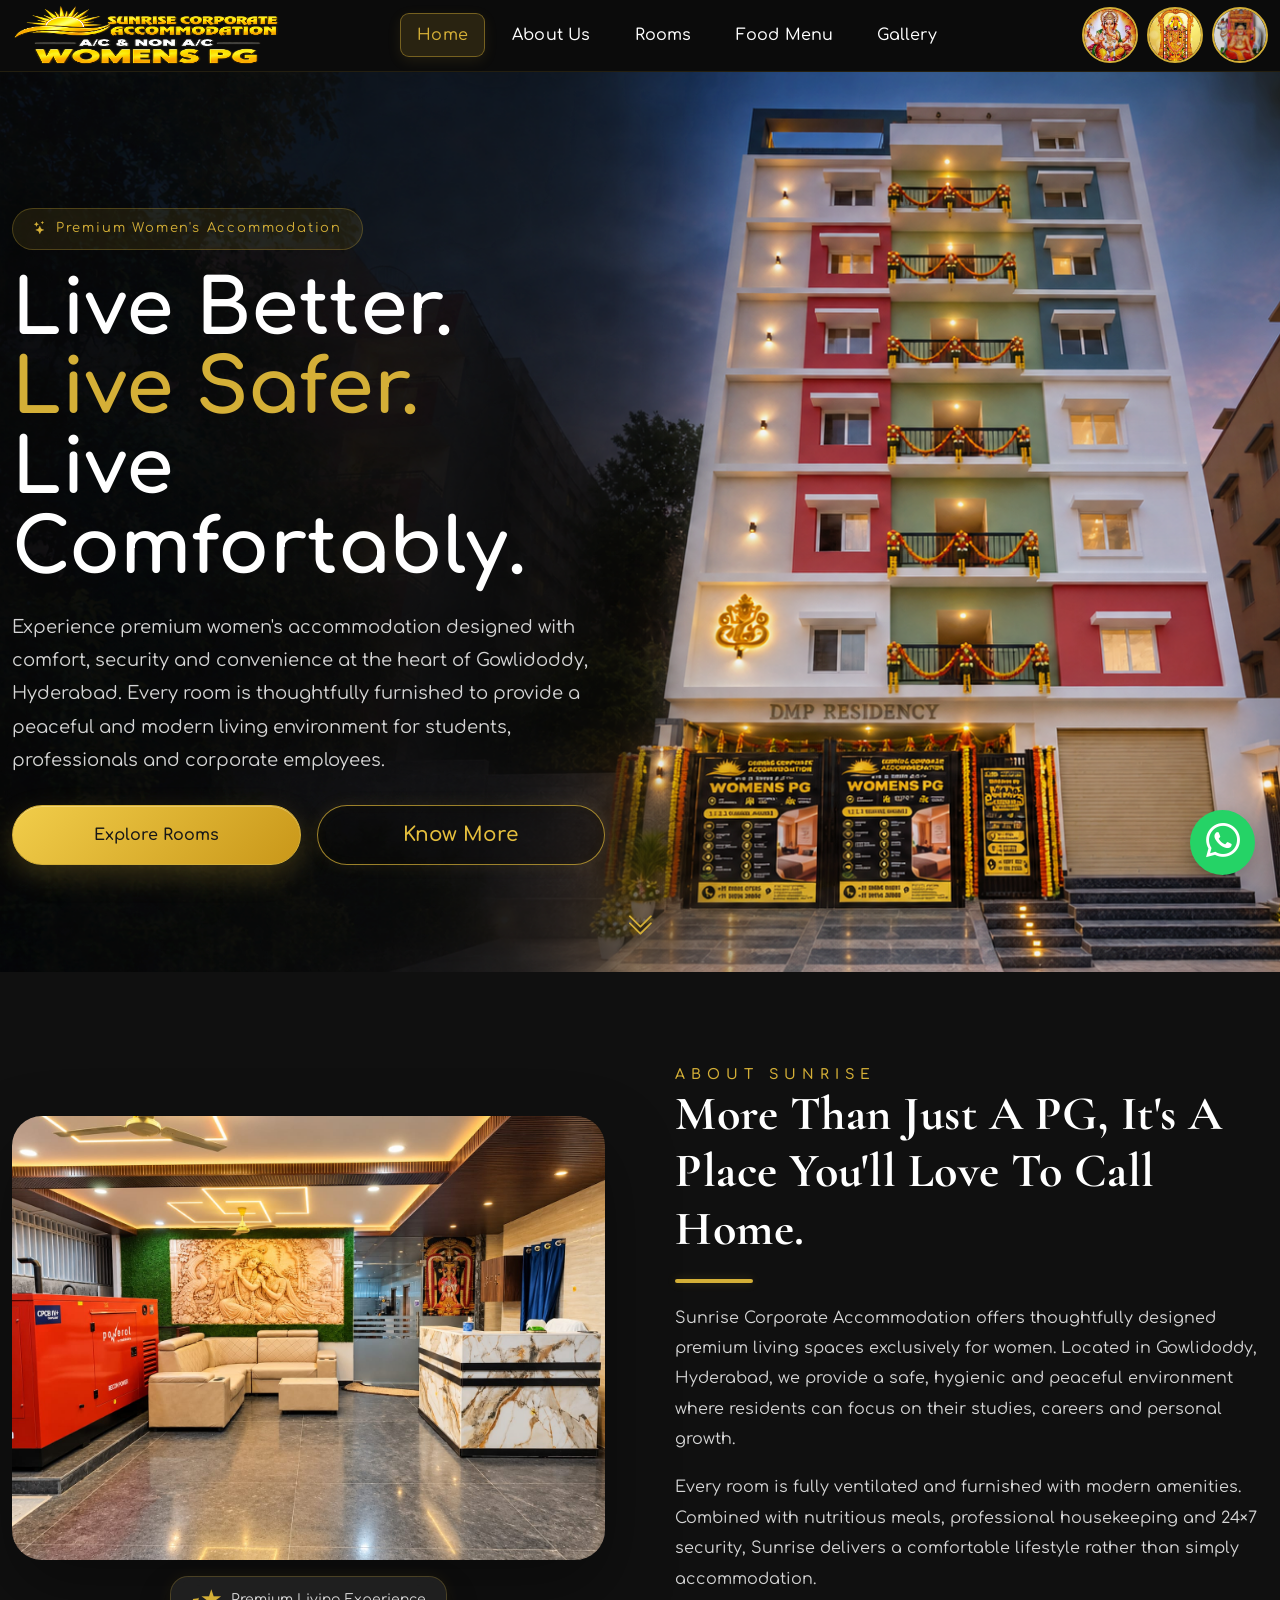
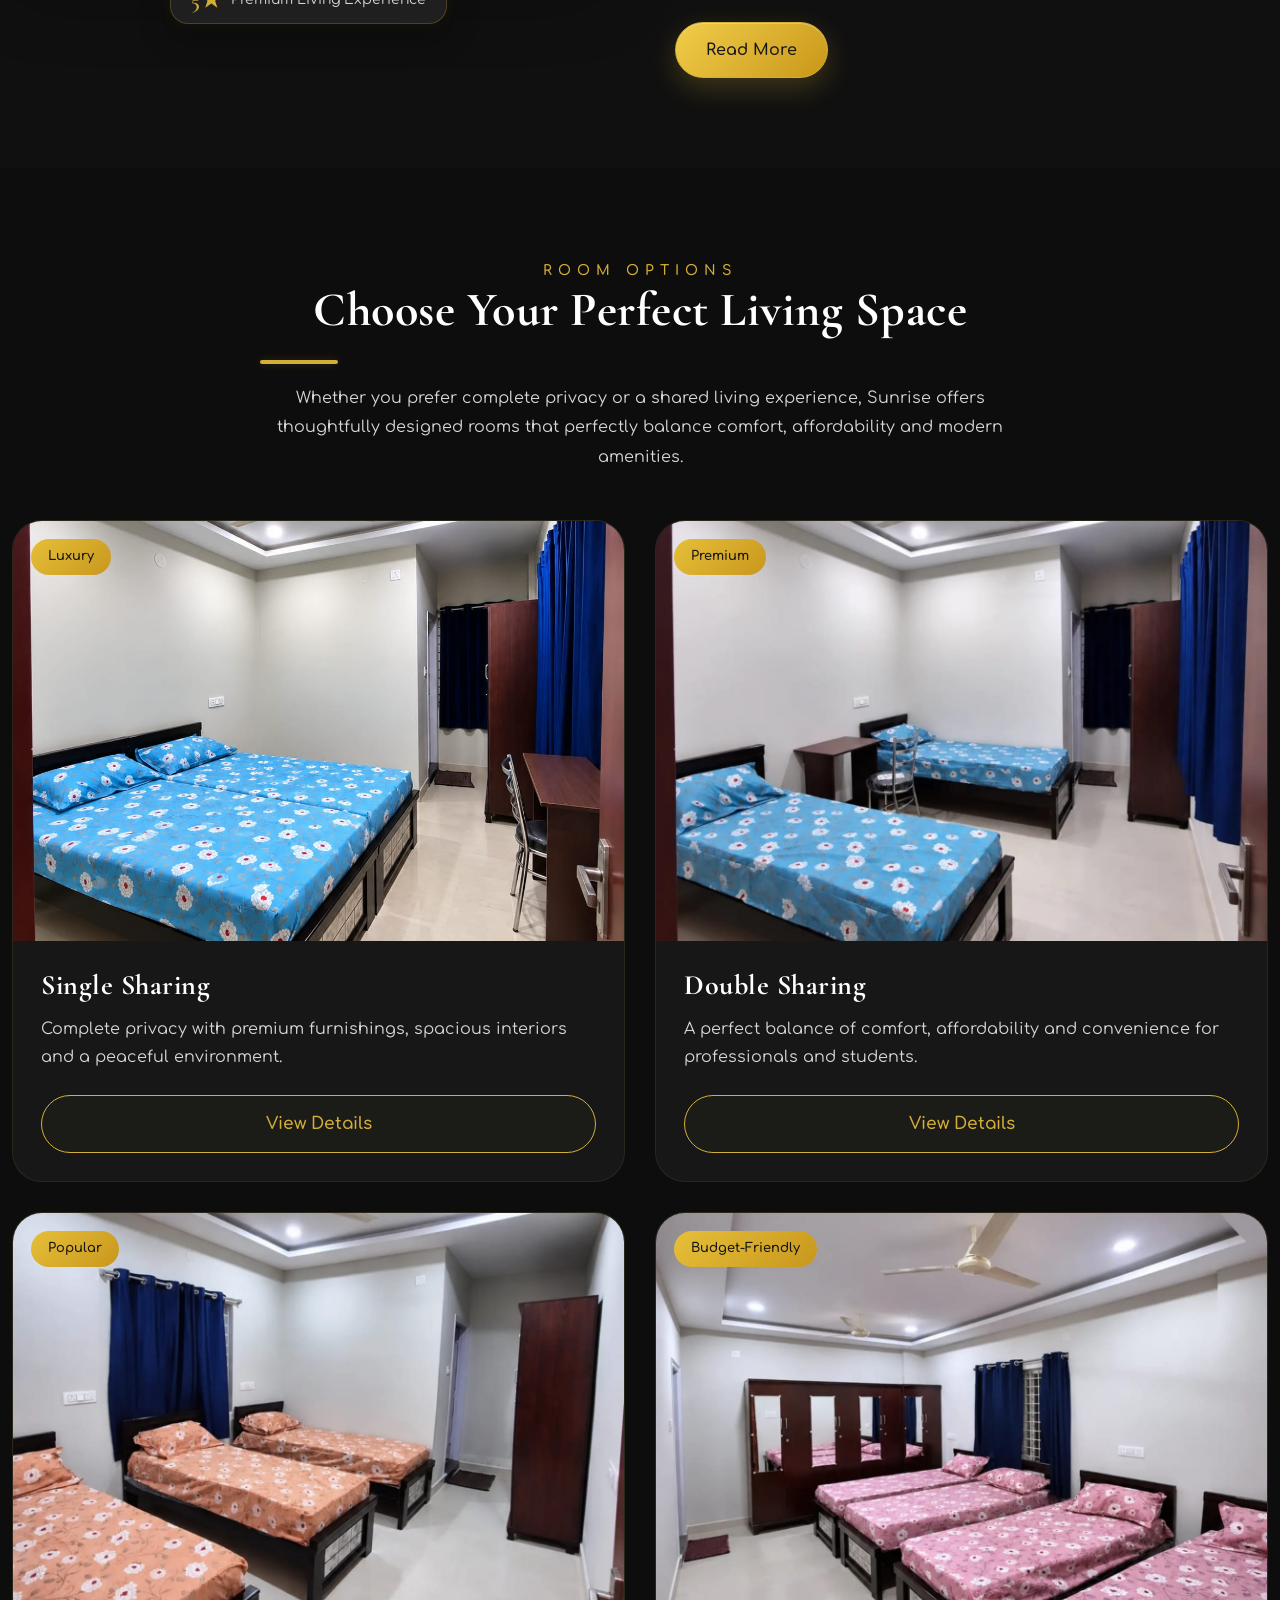
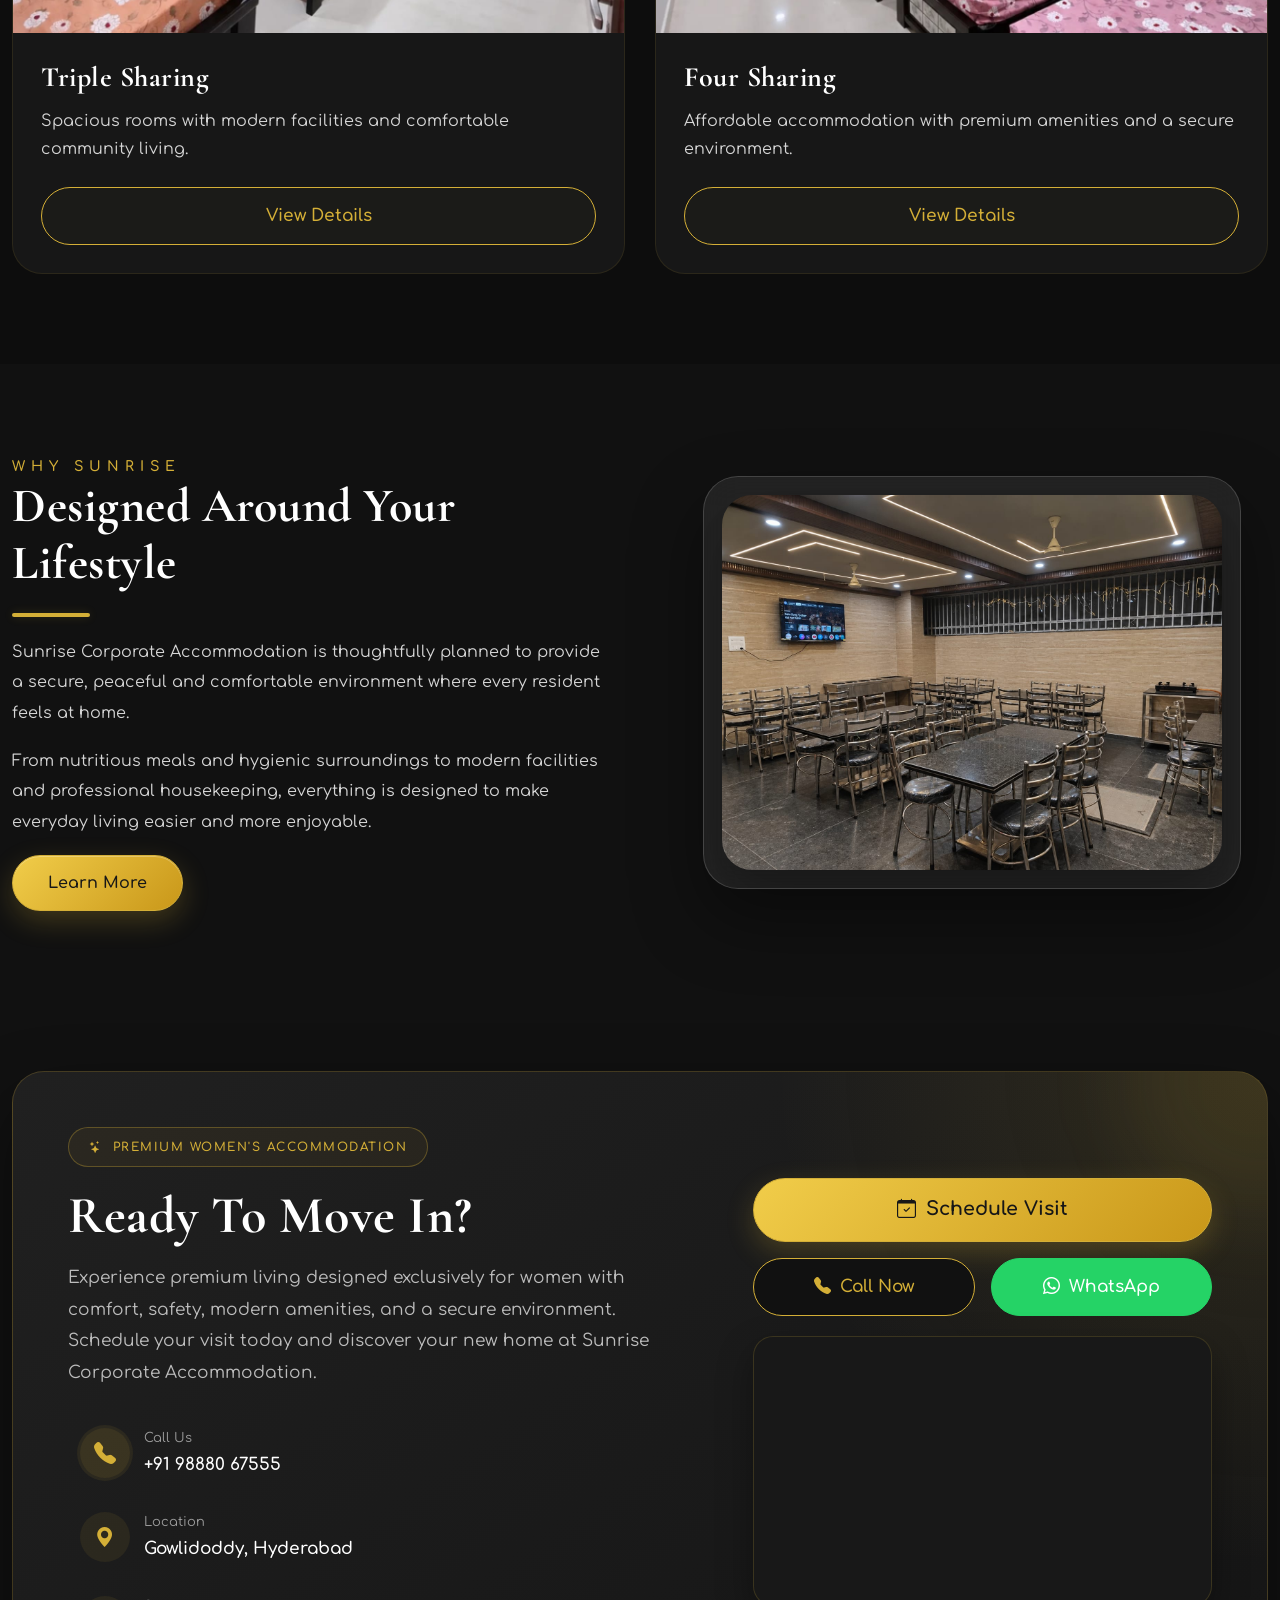
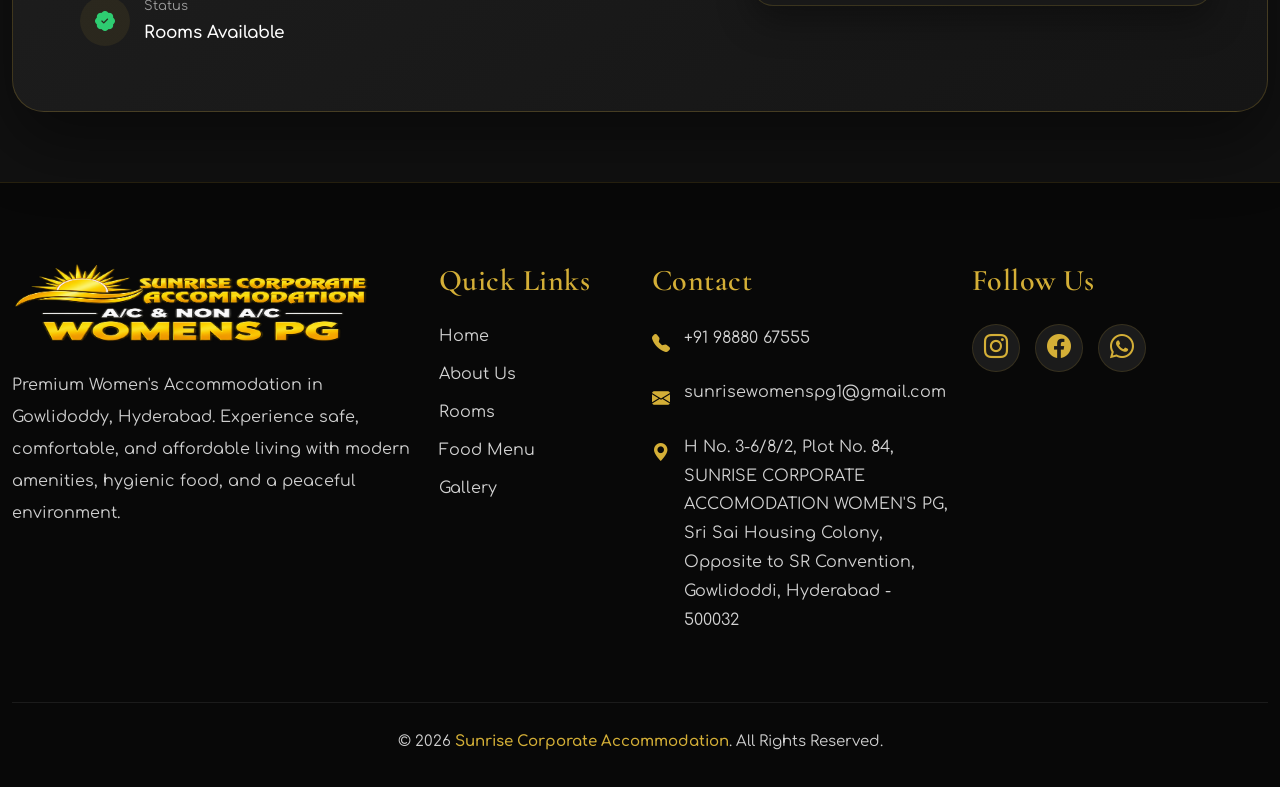
<file: index.html>
<!DOCTYPE html>
<html lang="en">

<head>

    <meta charset="UTF-8">

    <meta name="description" content="Sunrise Corporate Accommodation">
    
    <meta name="author" content="Guru Teja">

    <meta name="viewport" content="width=device-width, initial-scale=1.0">

    <title>Sunrise Corporate Accommodation</title>

    <meta name="description"
          content="Premium Women's PG in Gowlidoddy, Hyderabad">

    <link rel="icon"
          href="logo/favicon.ico">

    <!-- Bootstrap -->

    <link rel="stylesheet"
          href="Bootstrap/css/bootstrap.min.css">

    <!-- Bootstrap Icons -->

    <link rel="stylesheet"
          href="https://cdn.jsdelivr.net/npm/bootstrap-icons@1.11.3/font/bootstrap-icons.min.css">

    <!-- Google Fonts -->

    <link rel="preconnect"
          href="https://fonts.googleapis.com">

    <link rel="preconnect"
          href="https://fonts.gstatic.com"
          crossorigin>

    <link href="https://fonts.googleapis.com/css2?family=Comfortaa:wght@300;400;500;600;700&family=Cormorant+Garamond:wght@400;500;600;700&display=swap"
          rel="stylesheet">

    <!-- CSS -->

    <link rel="stylesheet"
          href="css/style.css">

    <link rel="stylesheet"
          href="css/index.css">

</head>

<body>

<!-- =======================================
                NAVBAR
======================================== -->

<nav class="navbar navbar-expand-lg sticky-top">

    <div class="container">

        <!-- MOBILE TOP GOD IMAGES -->
        <div class="mobile-gods">

            <img src="logo/ganesh.jpg" alt="God Image">

            <img src="logo/venkateswara.jpg"
                 alt="God Image"
                 class="god-center">

            <img src="logo/raghavendra.jpg" alt="God Image">

        </div>


        <!-- SUNRISE LOGO -->
        <a class="navbar-brand" href="index.html">

            <img src="logo/sunrise.png"
                 class="logo-img"
                 alt="Sunrise">

        </a>


        <!-- NAVIGATION -->
        <div class="collapse navbar-collapse show"
             id="navbarSupportedContent">

            <ul class="navbar-nav mx-auto">

                <li class="nav-item">
                    <a class="nav-link"
                       href="index.html">Home</a>
                </li>

                <li class="nav-item">
                    <a class="nav-link"
                       href="about.html">About Us</a>
                </li>

                <li class="nav-item">
                    <a class="nav-link"
                       href="rooms.html">Rooms</a>
                </li>

                <li class="nav-item">
                    <a class="nav-link"
                       href="foodmenu.html">Food Menu</a>
                </li>

                <li class="nav-item">
                    <a class="nav-link"
                       href="gallery.html">Gallery</a>
                </li>

            </ul>

        </div>

    </div>

</nav>



<!-- =======================================
                HERO
======================================== -->

<section class="hero-section">

    <div class="container">

        <div class="hero-wrapper">

            <div class="hero-content">

                <div class="hero-badge">

                    <i class="bi bi-stars"></i>

                        Premium Women's Accommodation

                </div>

                <h1> Live Better.

                    <span> Live Safer. </span>

                        Live Comfortably.

                    </h1>

                    <p>

                        Experience premium women's accommodation
                        designed with comfort, security and convenience
                        at the heart of Gowlidoddy, Hyderabad.

                        Every room is thoughtfully furnished to provide
                        a peaceful and modern living environment for
                        students, professionals and corporate employees.

                    </p>

                    <div class="hero-buttons">

                        <a href="rooms.html" class="btn-gold">

                            Explore Rooms

                        </a>

                        <a href="about.html" class="hero-btn-outline">

                            Know More

                        </a>

                    </div>

            </div>



            <div class="hero-image">

                <div class="glass-card">

                    <img src="img/gate.jpeg"

                        alt="Sunrise Corporate Accommodation">

                </div>

            </div>

        </div>

    </div>



    <div class="scroll-down">

        <a href="#welcome"
        aria-label="Scroll down to Welcome section"
        title="Scroll down">

            <i class="bi bi-chevron-double-down"></i>

        </a>

    </div>

</section>

<!-- =====================================================
                    WELCOME SECTION
====================================================== -->

<section class="welcome-section" id="welcome">

    <div class="container">

        <div class="welcome-wrapper">

            <!-- Image -->

            <div class="welcome-image">

                <img src="img/gallery/common areas/Reception.jpeg"
                     alt="Sunrise Accommodation">

                <div class="experience-card">

                    <h2>5★</h2>

                    <p>
                        Premium Living
                        Experience
                    </p>

                </div>

            </div>


            <!-- Content -->

            <div class="welcome-content">

                <span class="section-subtitle">

                    ABOUT SUNRISE

                </span>

                <h2 class="section-title">

                    More Than Just A PG,
                    It's A Place You'll
                    Love To Call Home.

                </h2>

                <div class="gold-divider"></div>

                <p>

                    Sunrise Corporate Accommodation offers
                    thoughtfully designed premium living
                    spaces exclusively for women. Located in
                    Gowlidoddy, Hyderabad, we provide a safe,
                    hygienic and peaceful environment where
                    residents can focus on their studies,
                    careers and personal growth.

                </p>

                <p>

                    Every room is fully ventilated and
                    furnished with modern amenities.
                    Combined with nutritious meals,
                    professional housekeeping and
                    24×7 security, Sunrise delivers
                    a comfortable lifestyle rather
                    than simply accommodation.

                </p>

                <div class="welcome-buttons">

                    <a href="about.html"

                       class="btn-gold">

                        Read More

                    </a>

                </div>

            </div>

        </div>

    </div>

</section>

<!-- =====================================================
                    SHARING OPTIONS
====================================================== -->

<section class="sharing-section">

    <div class="container">

        <div class="section-header">

            <span class="section-subtitle">
                ROOM OPTIONS
            </span>

            <h2 class="section-title">
                Choose Your Perfect Living Space
            </h2>

            <div class="gold-divider"></div>

            <p>
                Whether you prefer complete privacy or a shared living
                experience, Sunrise offers thoughtfully designed rooms
                that perfectly balance comfort, affordability and modern
                amenities.
            </p>

        </div>

        <div class="sharing-grid">

            <!-- Single -->

            <div class="sharing-card">

                <div class="sharing-image">

                    <img src="img/gallery/rooms/1 sharing.jpeg"
                         alt="Single Sharing">

                    <span class="room-tag">

                        Luxury

                    </span>

                </div>

                <div class="sharing-content">

                    <h3>Single Sharing</h3>

                    <p>

                        Complete privacy with premium furnishings,
                        spacious interiors and a peaceful
                        environment.

                    </p>

                    <a href="rooms.html"
                       class="sharing-btn">

                        View Details

                    </a>

                </div>

            </div>

            <!-- Double -->

            <div class="sharing-card">

                <div class="sharing-image">

                    <img src="img/gallery/rooms/2 sharing.jpeg"
                         alt="Double Sharing">

                    <span class="room-tag">

                        Premium

                    </span>

                </div>

                <div class="sharing-content">

                    <h3>Double Sharing</h3>

                    <p>

                        A perfect balance of comfort,
                        affordability and convenience for
                        professionals and students.

                    </p>

                    <a href="rooms.html"
                       class="sharing-btn">

                        View Details

                    </a>

                </div>

            </div>

            <!-- Triple -->

            <div class="sharing-card">

                <div class="sharing-image">

                    <img src="img/gallery/rooms/3 sharing.jpeg"
                         alt="Triple Sharing">

                    <span class="room-tag">

                        Popular

                    </span>

                </div>

                <div class="sharing-content">

                    <h3>Triple Sharing</h3>

                    <p>

                        Spacious rooms with modern
                        facilities and comfortable
                        community living.

                    </p>

                    <a href="rooms.html"
                       class="sharing-btn">

                        View Details

                    </a>

                </div>

            </div>

            <!-- Four -->

            <div class="sharing-card">

                <div class="sharing-image">

                    <img src="img/gallery/rooms/4 sharing.jpeg"
                         alt="Four Sharing">

                    <span class="room-tag">

                        Budget-Friendly

                    </span>

                </div>

                <div class="sharing-content">

                    <h3>Four Sharing</h3>

                    <p>

                        Affordable accommodation with
                        premium amenities and a secure
                        environment.

                    </p>

                    <a href="rooms.html"
                       class="sharing-btn">

                        View Details

                    </a>

                </div>

            </div>

        </div>

    </div>

</section>



<!-- =====================================================
                    PREMIUM LIVING
====================================================== -->

<section class="living-section">

    <div class="container">

        <div class="living-wrapper">

            <div class="living-content">

                <span class="section-subtitle">

                    WHY SUNRISE

                </span>

                <h2 class="section-title">

                    Designed Around Your Lifestyle

                </h2>

                <div class="gold-divider"></div>

                <p>

                    Sunrise Corporate Accommodation is
                    thoughtfully planned to provide a secure,
                    peaceful and comfortable environment
                    where every resident feels at home.

                </p>

                <p>

                    From nutritious meals and hygienic
                    surroundings to modern facilities and
                    professional housekeeping, everything
                    is designed to make everyday living
                    easier and more enjoyable.

                </p>

                <a href="about.html"

                   class="btn-gold">

                    Learn More

                </a>

            </div>

            <div class="living-image">

                <div class="glass-card">

                    <img src="img/gallery/common areas/Dining.jpeg"
                         alt="Premium Living">

                </div>

            </div>

        </div>

    </div>

</section>


<!--=========================================================
                BOOKING CONTACT CTA
==========================================================-->

<section class="booking-cta">

    <div class="container">

        <div class="booking-card">

            <!-- LEFT CONTENT -->
            <div class="booking-left">

                <span class="booking-badge">
                    <i class="bi bi-stars"></i>
                    PREMIUM WOMEN'S ACCOMMODATION
                </span>

                <h2>
                    Ready To Move In?
                </h2>

                <p>
                    Experience premium living designed exclusively for women with
                    comfort, safety, modern amenities, and a secure environment.
                    Schedule your visit today and discover your new home at
                    Sunrise Corporate Accommodation.
                </p>

                <div class="booking-info">

                    <!-- CALL US -->
                    <div class="info-item">

                        <a
                            href="tel:+919888067555"
                            class="call-icon-link"
                            aria-label="Call us"
                        >
                            <i class="bi bi-telephone-fill"></i>
                        </a>

                        <div>
                            <span>Call Us</span>

                            <a
                                href="tel:+919888067555"
                                class="call-number-link"
                            >
                                +91 98880 67555
                            </a>
                        </div>

                    </div>

                    <!-- LOCATION -->
                    <div class="info-item">

                        <i class="bi bi-geo-alt-fill"></i>

                        <div>
                            <span>Location</span>

                            <strong>
                                Gowlidoddy, Hyderabad
                            </strong>
                        </div>

                    </div>

                    <!-- STATUS -->
                    <div class="info-item">

                        <i class="bi bi-patch-check-fill status-icon"></i>

                        <div>
                            <span>Status</span>

                            <strong>
                                Rooms Available
                            </strong>
                        </div>

                    </div>

                </div>

            </div>


            <!-- RIGHT CONTENT -->
            <div class="booking-buttons">

                <!-- SCHEDULE VISIT -->
                <a
                    href="#contact"
                    class="btn-schedule"
                >
                    <i class="bi bi-calendar-check"></i>
                    Schedule Visit
                </a>


                <!-- CALL + WHATSAPP -->
                <div class="secondary-buttons">

                    <a
                        href="tel:+919888067555"
                        class="booking-btn-call"
                        aria-label="Call us"
                    >
                        <i class="bi bi-telephone-fill"></i>
                        Call Now
                    </a>


                    <a
                        href="https://wa.me/9888067555"
                        class="btn-whatsapp"
                        target="_blank"
                        rel="noopener noreferrer"
                        aria-label="Contact us on WhatsApp"
                    >
                        <i class="bi bi-whatsapp"></i>
                        WhatsApp
                    </a>

                </div>


                <!-- MAP -->
                <div class="booking-map">

                    <iframe
                        src="https://www.google.com/maps/embed?pb=!1m19!1m8!1m3!1d237.91394855999792!2d78.32627700000002!3d17.429862433147413!3m2!1i1024!2i768!4f13.1!4m8!3e3!4m5!1s0x3bcb93e1c38200b9%3A0xf6685ca2e13b4943!2sSunrise%20Corporate%20Accommodation%20women's%20PG%2C%20Sri%20Sai%20Housing%20Colony%2C%20H.%20No.%203-6%2F8%2F2%2C%20plot%20no.%2084%2C%20opposite%20SR%20Convection%20Honda%20show%20room%20line%2C%20opposite%20SR%20Convection%20Hall%2C%20Hyderabad%2C%20Telangana%20500032%2C%20India!3m2!1d17.429952099999998!2d78.3262769!4m0!5e0!3m2!1sen!2sus!4v1792647145429!5m2!1sen!2sus"
                        width="100%"
                        height="400"
                        style="border: 0; border-radius: 12px;"
                        allowfullscreen
                        loading="lazy"
                        referrerpolicy="no-referrer-when-downgrade"
                        title="Sunrise Corporate Accommodation Women's PG Location">
                    </iframe>

                </div>

            </div>

        </div>

    </div>

</section>



<!-- =====================================================
                    FOOTER
====================================================== -->

<!-- ==========================
        PREMIUM FOOTER
=========================== -->

<footer class="premium-footer">

    <div class="container">

        <div class="row gy-5">

            <!-- Logo & Description -->

            <div class="col-lg-4">

                <img src="logo/sunrise.png" alt="Sunrise Corporate Accommodation" class="footer-logo">

                <p class="footer-text mt-4">
                    Premium Women's Accommodation in Gowlidoddy, Hyderabad.
                    Experience safe, comfortable, and affordable living with
                    modern amenities, hygienic food, and a peaceful environment.
                </p>

            </div>

            <!-- Quick Links -->

            <div class="col-lg-2">

                <h5 class="footer-title">
                    Quick Links
                </h5>

                <ul class="footer-links">

                    <li>
                        <a href="index.html">Home</a>
                    </li>

                    <li>
                        <a href="about.html">About Us</a>
                    </li>

                    <li>
                        <a href="rooms.html">Rooms</a>
                    </li>

                    <li>
                        <a href="foodmenu.html">Food Menu</a>
                    </li>

                    <li>
                        <a href="gallery.html">Gallery</a>
                    </li>

                </ul>

            </div>

            <!-- Contact -->

            <div class="col-lg-3">

                <h5 class="footer-title">
                    Contact
                </h5>

                <ul class="footer-contact">

                    <li>
                        <i class="bi bi-telephone-fill"></i>
                        <span>+91 98880 67555</span>
                    </li>

                    <li>
                        <i class="bi bi-envelope-fill"></i>
                        <span>sunrisewomenspg1@gmail.com</span>
                    </li>

                    <li>
                        <i class="bi bi-geo-alt-fill"></i>
                        <span>H No. 3-6/8/2, Plot No. 84, SUNRISE CORPORATE ACCOMODATION WOMEN'S PG, 
                            Sri Sai Housing Colony, Opposite to SR Convention, Gowlidoddi,  Hyderabad - 500032</span>
                    </li>

                </ul>

            </div>

            <!-- Social -->

            <div class="col-lg-3">

                <h5 class="footer-title">
                    Follow Us
                </h5>

                <div class="footer-social">

                    <a href="#" aria-label="Instagram">
                        <i class="bi bi-instagram fs-4"></i>
                    </a>

                    <a href="#" aria-label="Facebook">
                        <i class="bi bi-facebook fs-4"></i>
                    </a>

                    <a href="https://wa.me/9888067555"
                        class="btn btn-success"
                        target="_blank"
                        rel="noopener noreferrer"
                        aria-label="Contact us on WhatsApp">

                    <i class="bi bi-whatsapp fs-4"></i>

                    </a>

                </div>

            </div>

        </div>

        <!-- Footer Bottom -->

        <div class="footer-bottom">

            <!-- <p class="developer-credit">
                Designed &amp; Developed by
                <a href="https://www.instagram.com/teja.p115?igsh=MTR6d256cWFoZXVndw=="
                target="_blank"
                rel="noopener noreferrer"
                class="developer-link">

                    Guru Teja

                </a>
            </p> -->
            
            <p>
                © 2026 <span>Sunrise Corporate Accommodation</span>. All Rights Reserved.
            </p>

        </div>

    </div>

</footer>

<!-- =====================================================
                    JAVASCRIPT
====================================================== -->

<script src="Bootstrap/js/bootstrap.bundle.min.js"></script>

<script src="js/app.js"></script>

    <!-- Floating WhatsApp Button -->
    <a href="https://wa.me/9888067555"
        class="whatsapp-float"
        target="_blank"
        rel="noopener noreferrer"
        aria-label="Contact us on WhatsApp">

    <i class="bi bi-whatsapp"></i>

    </a>

</body>

</html>
</file>
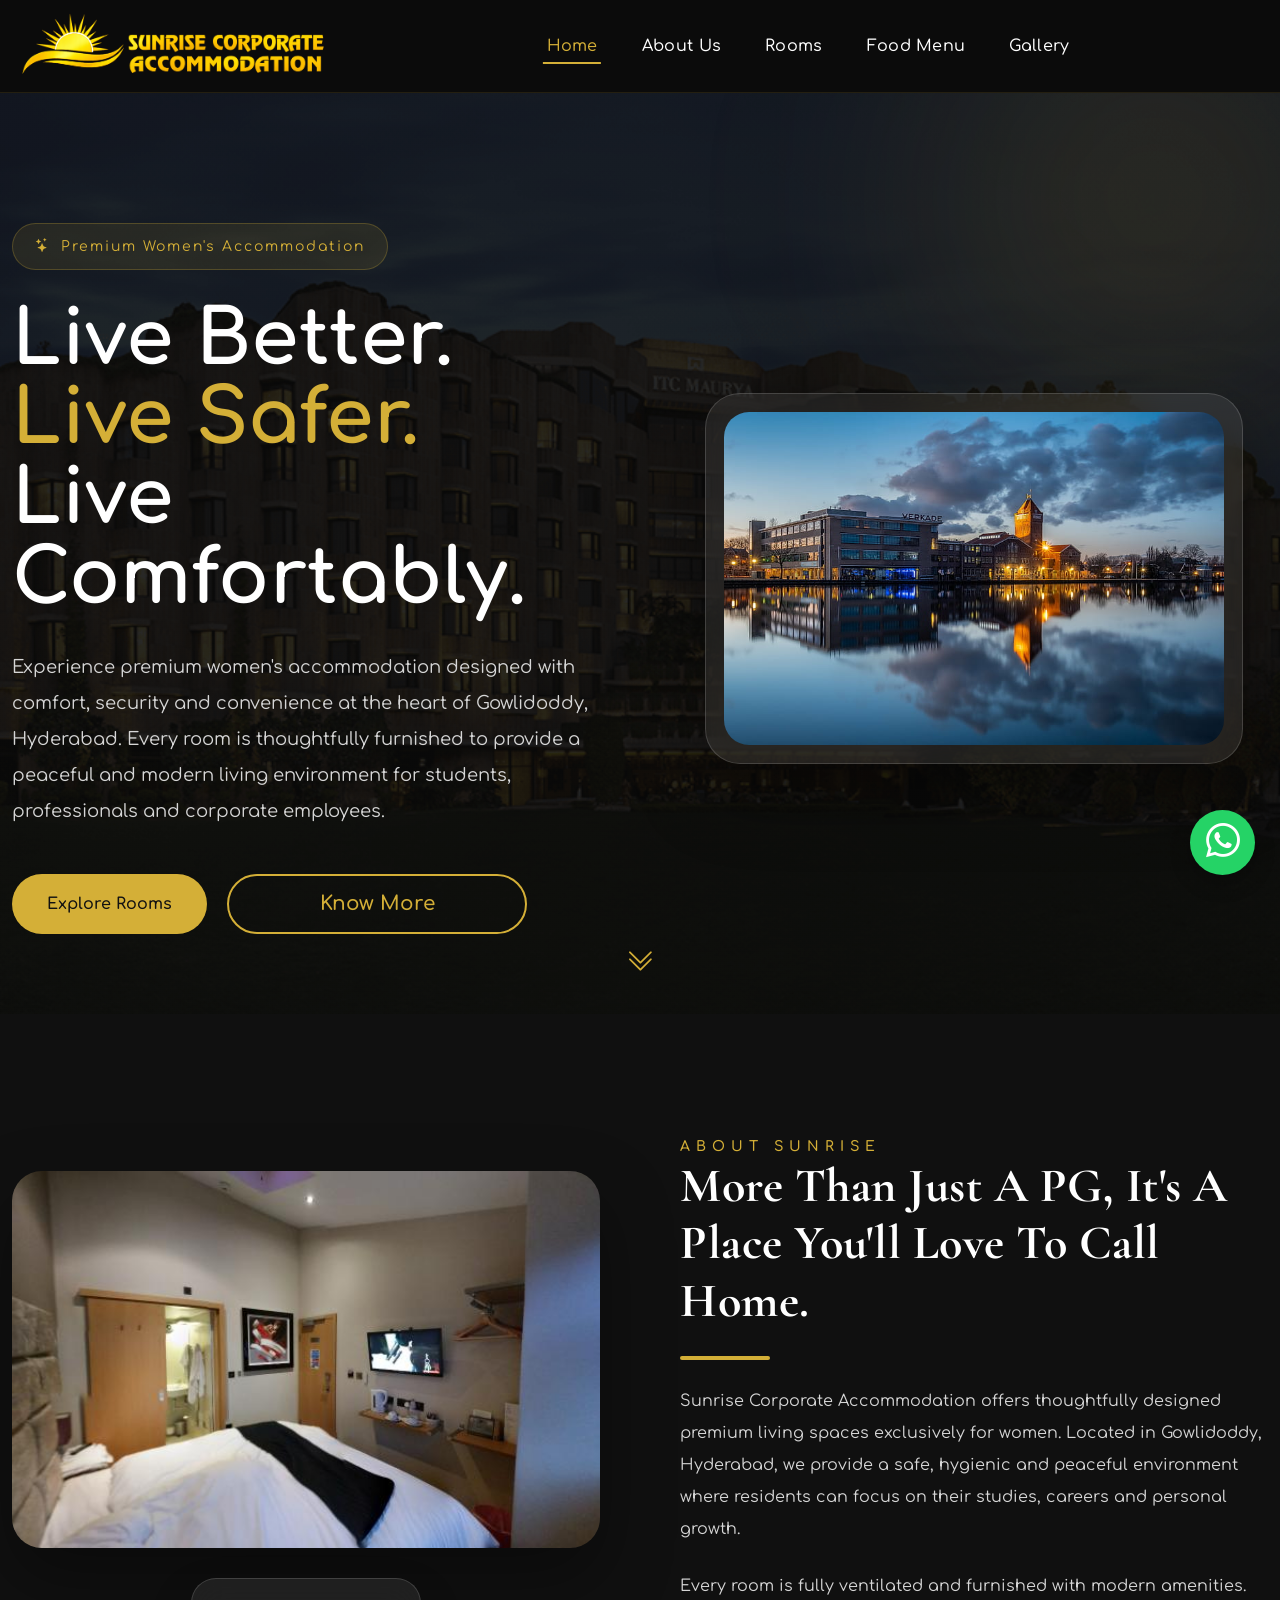
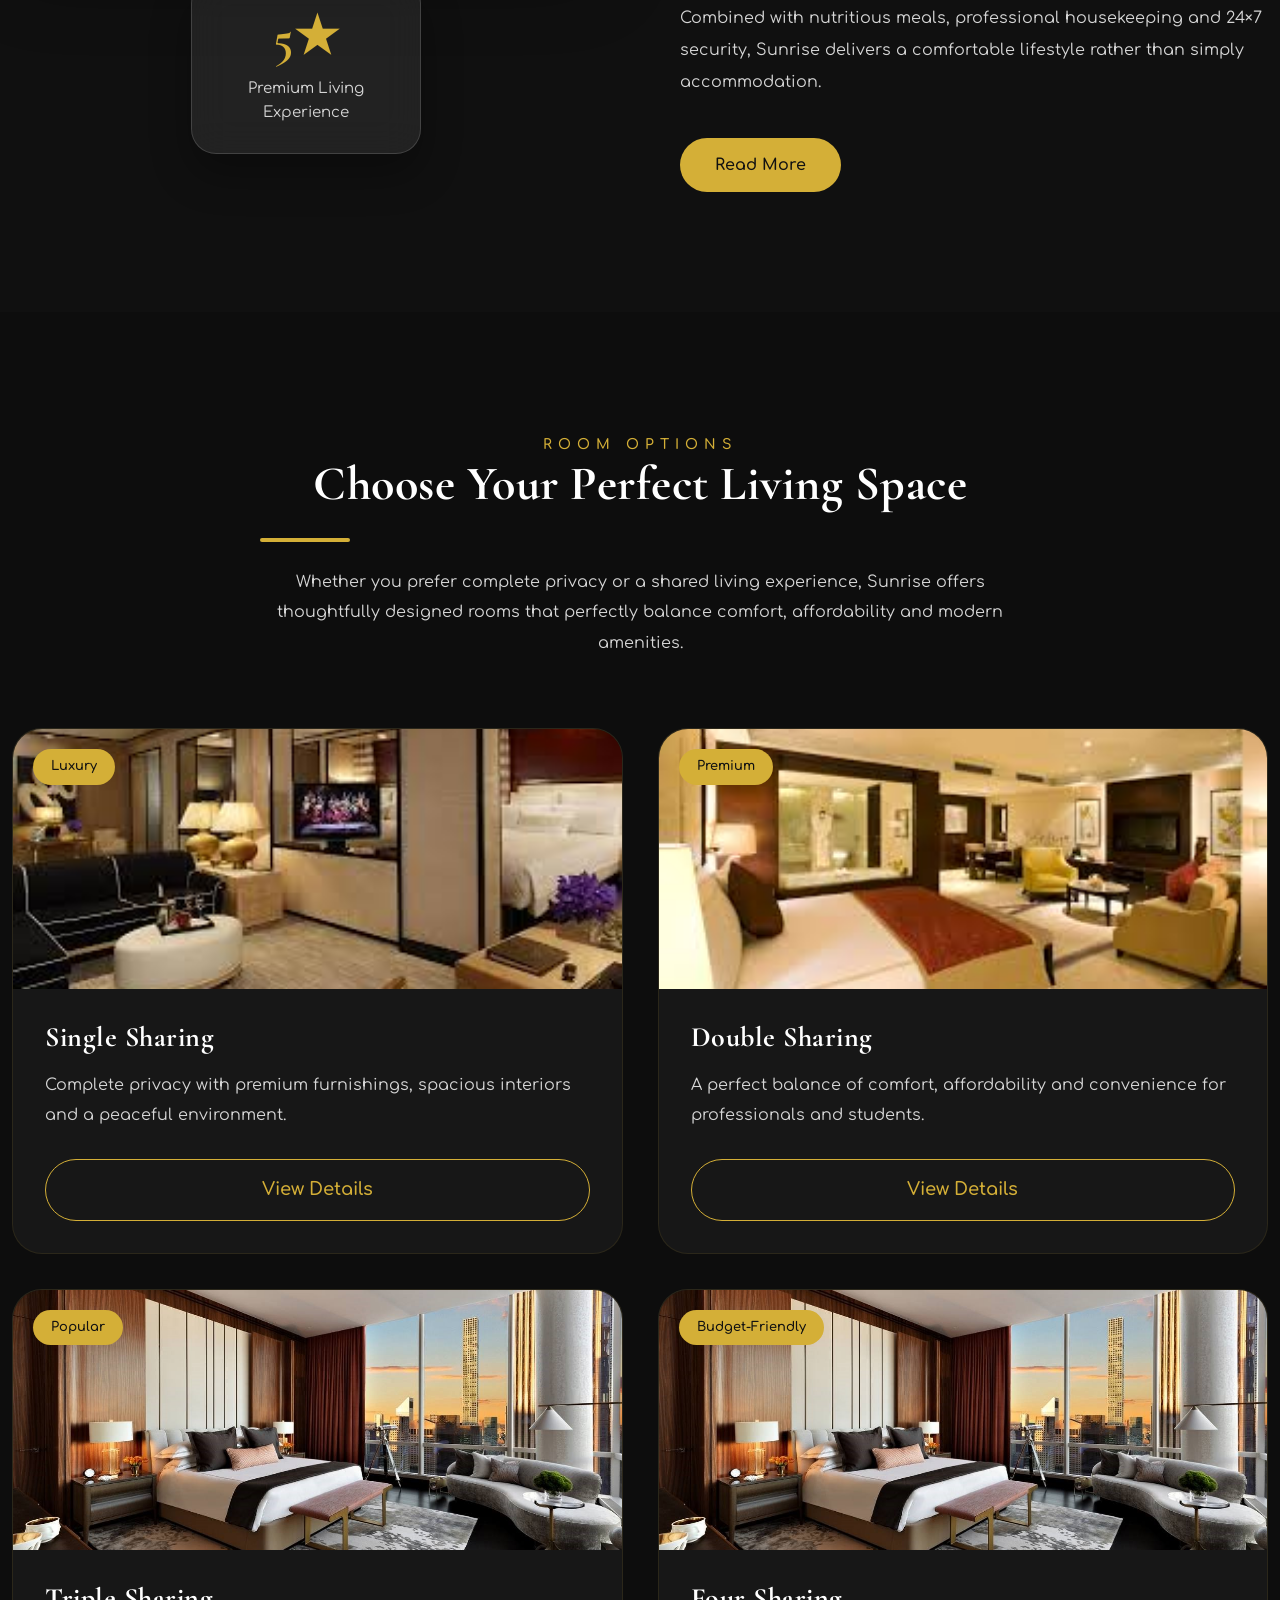
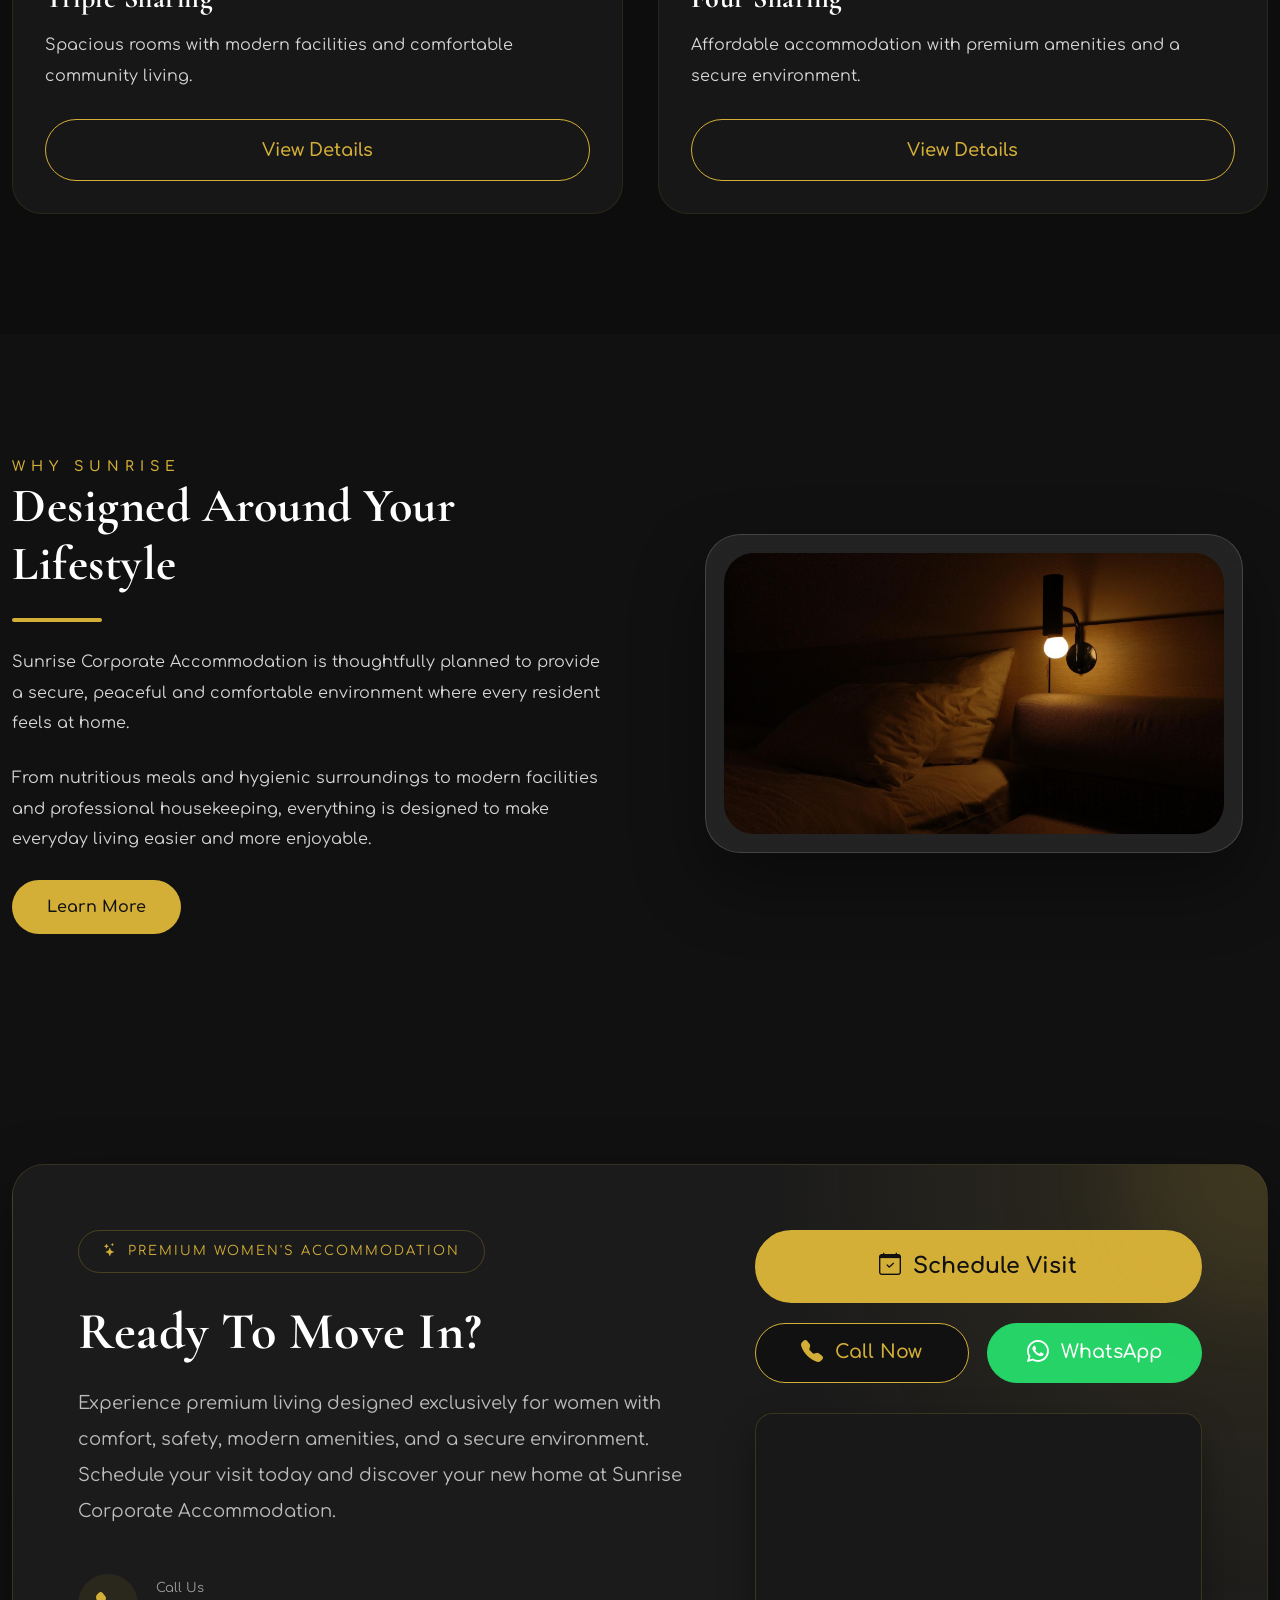
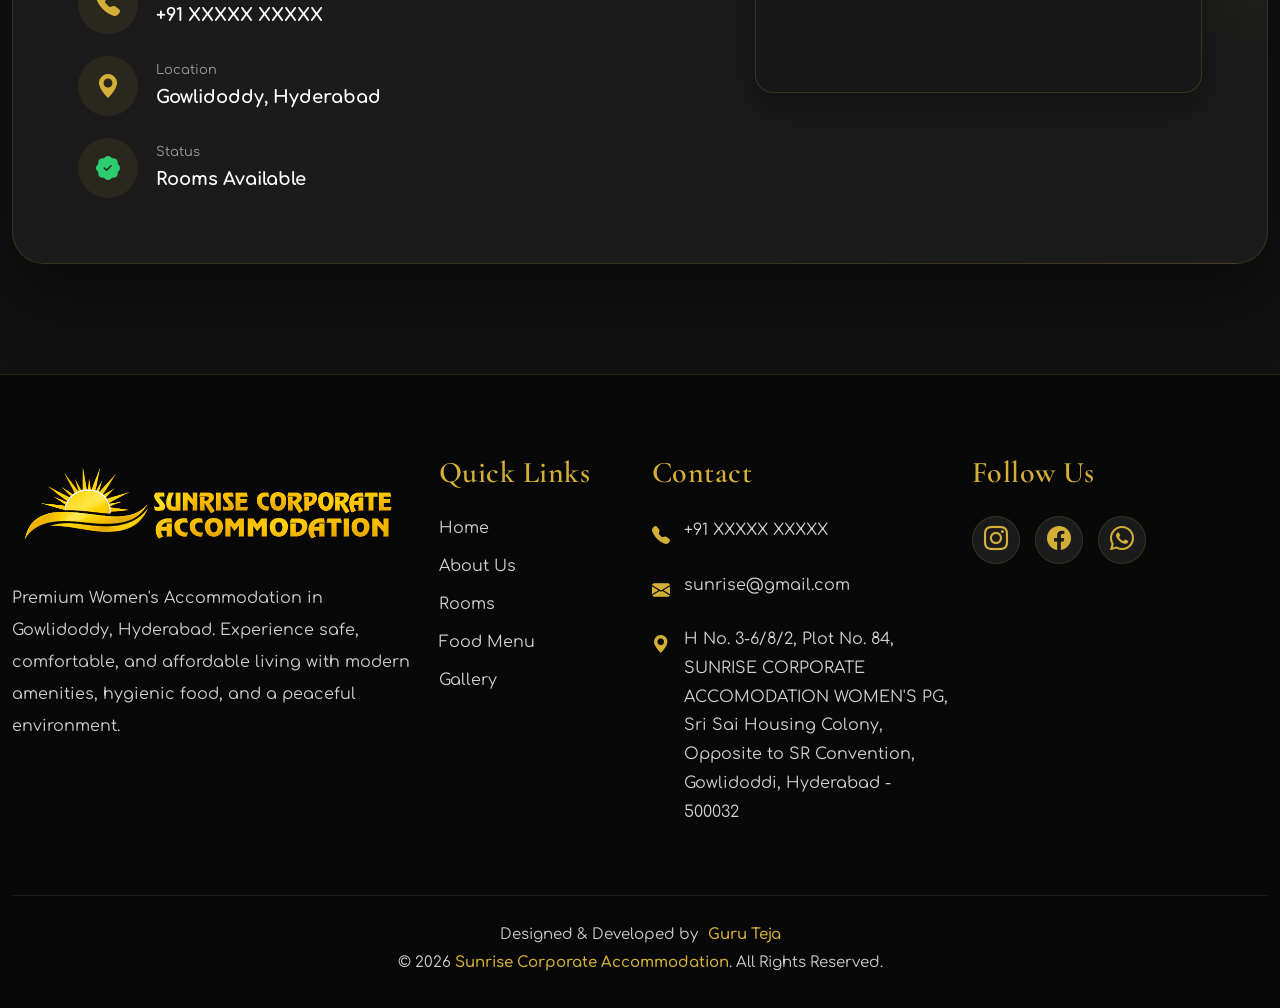
<file: Sunrise Corporate Accomodation/index.html>
<!DOCTYPE html>
<html lang="en">

<head>

    <meta charset="UTF-8">

    <meta name="description" content="Sunrise Corporate Accommodation">
    
    <meta name="author" content="Guru Teja">

    <meta name="viewport" content="width=device-width, initial-scale=1.0">

    <title>Sunrise Corporate Accommodation</title>

    <meta name="description"
          content="Premium Women's PG in Gowlidoddy, Hyderabad">

    <link rel="icon"
          href="logo/favicon.ico">

    <!-- Bootstrap -->

    <link rel="stylesheet"
          href="Bootstrap/css/bootstrap.min.css">

    <!-- Bootstrap Icons -->

    <link rel="stylesheet"
          href="https://cdn.jsdelivr.net/npm/bootstrap-icons@1.11.3/font/bootstrap-icons.min.css">

    <!-- Google Fonts -->

    <link rel="preconnect"
          href="https://fonts.googleapis.com">

    <link rel="preconnect"
          href="https://fonts.gstatic.com"
          crossorigin>

    <link href="https://fonts.googleapis.com/css2?family=Comfortaa:wght@300;400;500;600;700&family=Cormorant+Garamond:wght@400;500;600;700&display=swap"
          rel="stylesheet">

    <!-- CSS -->

    <link rel="stylesheet"
          href="css/style.css">

    <link rel="stylesheet"
          href="css/index.css">

</head>

<body>

<!-- =======================================
                NAVBAR
======================================== -->

<nav class="navbar navbar-expand-lg sticky-top">

    <div class="container">

        <a class="navbar-brand" href="index.html">

            <img src="logo/sunrise.png" class="logo-img" alt="Sunrise">

        </a>

        <button class="navbar-toggler"
                type="button"
                data-bs-toggle="collapse"
                data-bs-target="#navbarSupportedContent"
                aria-controls="navbarSupportedContent"
                aria-expanded="false"
                aria-label="Toggle navigation"
                title="Toggle navigation">

            <span class="navbar-toggler-icon"></span>

        </button>

        <div class="collapse navbar-collapse"
             id="navbarSupportedContent">

            <ul class="navbar-nav mx-auto">

                <li class="nav-item">
                    <a class="nav-link active" href="index.html">Home</a>
                </li>

                <li class="nav-item">
                    <a class="nav-link" href="about.html">About Us</a>
                </li>

                <li class="nav-item">
                    <a class="nav-link" href="rooms.html">Rooms</a>
                </li>

                <li class="nav-item">
                    <a class="nav-link" href="foodmenu.html">Food Menu</a>
                </li>

                <li class="nav-item">
                    <a class="nav-link" href="gallery.html">Gallery</a>
                </li>

                <!-- <li class="nav-item">
                    <a class="nav-link" href="#">FAQs</a>
                </li> -->

            </ul>

        </div>

    </div>

</nav>



<!-- =======================================
                HERO
======================================== -->

<section class="hero-section">

    <div class="container">

        <div class="hero-wrapper">

            <div class="hero-content">

                <div class="hero-badge">

                    <i class="bi bi-stars"></i>

                        Premium Women's Accommodation

                </div>

                <h1> Live Better.

                    <span> Live Safer. </span>

                        Live Comfortably.

                    </h1>

                    <p>

                        Experience premium women's accommodation
                        designed with comfort, security and convenience
                        at the heart of Gowlidoddy, Hyderabad.

                        Every room is thoughtfully furnished to provide
                        a peaceful and modern living environment for
                        students, professionals and corporate employees.

                    </p>

                    <div class="hero-buttons">

                        <a href="rooms.html" class="btn-gold">

                            Explore Rooms

                        </a>

                        <a href="about.html" class="hero-btn-outline">

                            Know More

                        </a>

                    </div>

            </div>



            <div class="hero-image">

                <div class="glass-card">

                    <img src="img/lights-the-evening-netherlands-holland-zaandam-hd-wallpaper-preview.jpg"

                        alt="Sunrise Corporate Accommodation">

                </div>

            </div>

        </div>

    </div>



    <div class="scroll-down">

        <a href="#welcome"
        aria-label="Scroll down to Welcome section"
        title="Scroll down">

            <i class="bi bi-chevron-double-down"></i>

        </a>

    </div>

</section>

<!-- =====================================================
                    WELCOME SECTION
====================================================== -->

<section class="welcome-section" id="welcome">

    <div class="container">

        <div class="welcome-wrapper">

            <!-- Image -->

            <div class="welcome-image">

                <img src="img/homestay-hotel.jpg"
                     alt="Sunrise Accommodation">

                <div class="experience-card">

                    <h2>5★</h2>

                    <p>
                        Premium Living
                        Experience
                    </p>

                </div>

            </div>


            <!-- Content -->

            <div class="welcome-content">

                <span class="section-subtitle">

                    ABOUT SUNRISE

                </span>

                <h2 class="section-title">

                    More Than Just A PG,
                    It's A Place You'll
                    Love To Call Home.

                </h2>

                <div class="gold-divider"></div>

                <p>

                    Sunrise Corporate Accommodation offers
                    thoughtfully designed premium living
                    spaces exclusively for women. Located in
                    Gowlidoddy, Hyderabad, we provide a safe,
                    hygienic and peaceful environment where
                    residents can focus on their studies,
                    careers and personal growth.

                </p>

                <p>

                    Every room is fully ventilated and
                    furnished with modern amenities.
                    Combined with nutritious meals,
                    professional housekeeping and
                    24×7 security, Sunrise delivers
                    a comfortable lifestyle rather
                    than simply accommodation.

                </p>

                <div class="welcome-buttons">

                    <a href="about.html"

                       class="btn-gold">

                        Read More

                    </a>

                </div>

            </div>

        </div>

    </div>

</section>

<!-- =====================================================
                    SHARING OPTIONS
====================================================== -->

<section class="sharing-section">

    <div class="container">

        <div class="section-header">

            <span class="section-subtitle">
                ROOM OPTIONS
            </span>

            <h2 class="section-title">
                Choose Your Perfect Living Space
            </h2>

            <div class="gold-divider"></div>

            <p>
                Whether you prefer complete privacy or a shared living
                experience, Sunrise offers thoughtfully designed rooms
                that perfectly balance comfort, affordability and modern
                amenities.
            </p>

        </div>

        <div class="sharing-grid">

            <!-- Single -->

            <div class="sharing-card">

                <div class="sharing-image">

                    <img src="img/images (1).jpeg"
                         alt="Single Sharing">

                    <span class="room-tag">

                        Luxury

                    </span>

                </div>

                <div class="sharing-content">

                    <h3>Single Sharing</h3>

                    <p>

                        Complete privacy with premium furnishings,
                        spacious interiors and a peaceful
                        environment.

                    </p>

                    <a href="rooms.html"
                       class="sharing-btn">

                        View Details

                    </a>

                </div>

            </div>

            <!-- Double -->

            <div class="sharing-card">

                <div class="sharing-image">

                    <img src="img/images.jpeg"
                         alt="Double Sharing">

                    <span class="room-tag">

                        Premium

                    </span>

                </div>

                <div class="sharing-content">

                    <h3>Double Sharing</h3>

                    <p>

                        A perfect balance of comfort,
                        affordability and convenience for
                        professionals and students.

                    </p>

                    <a href="rooms.html"
                       class="sharing-btn">

                        View Details

                    </a>

                </div>

            </div>

            <!-- Triple -->

            <div class="sharing-card">

                <div class="sharing-image">

                    <img src="img/hero-room.jpg"
                         alt="Triple Sharing">

                    <span class="room-tag">

                        Popular

                    </span>

                </div>

                <div class="sharing-content">

                    <h3>Triple Sharing</h3>

                    <p>

                        Spacious rooms with modern
                        facilities and comfortable
                        community living.

                    </p>

                    <a href="rooms.html"
                       class="sharing-btn">

                        View Details

                    </a>

                </div>

            </div>

            <!-- Four -->

            <div class="sharing-card">

                <div class="sharing-image">

                    <img src="img/hero-room.jpg"
                         alt="Four Sharing">

                    <span class="room-tag">

                        Budget-Friendly

                    </span>

                </div>

                <div class="sharing-content">

                    <h3>Four Sharing</h3>

                    <p>

                        Affordable accommodation with
                        premium amenities and a secure
                        environment.

                    </p>

                    <a href="rooms.html"
                       class="sharing-btn">

                        View Details

                    </a>

                </div>

            </div>

        </div>

    </div>

</section>



<!-- =====================================================
                    PREMIUM LIVING
====================================================== -->

<section class="living-section">

    <div class="container">

        <div class="living-wrapper">

            <div class="living-content">

                <span class="section-subtitle">

                    WHY SUNRISE

                </span>

                <h2 class="section-title">

                    Designed Around Your Lifestyle

                </h2>

                <div class="gold-divider"></div>

                <p>

                    Sunrise Corporate Accommodation is
                    thoughtfully planned to provide a secure,
                    peaceful and comfortable environment
                    where every resident feels at home.

                </p>

                <p>

                    From nutritious meals and hygienic
                    surroundings to modern facilities and
                    professional housekeeping, everything
                    is designed to make everyday living
                    easier and more enjoyable.

                </p>

                <a href="about.html"

                   class="btn-gold">

                    Learn More

                </a>

            </div>

            <div class="living-image">

                <div class="glass-card">

                    <img src="img/darkSignUpbg.jpg"
                         alt="Premium Living">

                </div>

            </div>

        </div>

    </div>

</section>


<!--=========================================================
                BOOKING CONTACT CTA
==========================================================-->

<section class="booking-cta">

    <div class="container">

        <div class="booking-card">

            <div class="booking-left">

                <span class="booking-badge">

                    <i class="bi bi-stars"></i>

                    PREMIUM WOMEN'S ACCOMMODATION

                </span>

                <h2>

                    Ready To Move In?

                </h2>

                <p>

                    Experience premium living designed exclusively for women with
                    comfort, safety, modern amenities, and a secure environment.
                    Schedule your visit today and discover your new home at
                    Sunrise Corporate Accommodation.

                </p>

                <div class="booking-info">

                    <div class="info-item">

                        <i class="bi bi-telephone-fill"></i>

                        <div>

                            <span>Call Us</span>

                            <strong>+91 XXXXX XXXXX</strong>

                        </div>

                    </div>

                    <div class="info-item">

                        <i class="bi bi-geo-alt-fill"></i>

                        <div>

                            <span>Location</span>

                            <strong>Gowlidoddy, Hyderabad</strong>

                        </div>

                    </div>

                    <div class="info-item">

                        <i class="bi bi-patch-check-fill status-icon"></i>

                        <div>

                            <span>Status</span>

                            <strong>Rooms Available</strong>

                        </div>

                    </div>

                </div>

            </div>



                <div class="booking-buttons">

                    <a href="#contact"

                        class="btn-schedule">

                        <i class="bi bi-calendar-check"></i>

                        Schedule Visit

                    </a>

                    <div class="secondary-buttons">

                        <a href="tel:+918099479999"

                            class="booking-btn-call"

                            aria-label="Call us">

                            <i class="bi bi-telephone-fill"></i>

                            Call Now

                        </a>

                        <a href="https://wa.me/918099479999"

                            class="btn-whatsapp"

                            target="_blank"

                            rel="noopener noreferrer"

                            aria-label="Contact us on WhatsApp">

                            <i class="bi bi-whatsapp"></i>

                            WhatsApp

                        </a>
                        
                    </div>

                    <div class="booking-map">

                        <iframe

                            src="https://www.google.com/maps?q=Gowlidoddy,+Hyderabad&output=embed"

                            loading="lazy"

                            allowfullscreen>

                        </iframe>

                    </div>

                </div>

        </div>

    </div>

</section>



<!-- =====================================================
                    FOOTER
====================================================== -->

<!-- ==========================
        PREMIUM FOOTER
=========================== -->

<footer class="premium-footer">

    <div class="container">

        <div class="row gy-5">

            <!-- Logo & Description -->

            <div class="col-lg-4">

                <img src="logo/sunrise.png" alt="Sunrise Corporate Accommodation" class="footer-logo">

                <p class="footer-text mt-4">
                    Premium Women's Accommodation in Gowlidoddy, Hyderabad.
                    Experience safe, comfortable, and affordable living with
                    modern amenities, hygienic food, and a peaceful environment.
                </p>

            </div>

            <!-- Quick Links -->

            <div class="col-lg-2">

                <h5 class="footer-title">
                    Quick Links
                </h5>

                <ul class="footer-links">

                    <li>
                        <a href="index.html">Home</a>
                    </li>

                    <li>
                        <a href="about.html">About Us</a>
                    </li>

                    <li>
                        <a href="rooms.html">Rooms</a>
                    </li>

                    <li>
                        <a href="foodmenu.html">Food Menu</a>
                    </li>

                    <li>
                        <a href="gallery.html">Gallery</a>
                    </li>

                </ul>

            </div>

            <!-- Contact -->

            <div class="col-lg-3">

                <h5 class="footer-title">
                    Contact
                </h5>

                <ul class="footer-contact">

                    <li>
                        <i class="bi bi-telephone-fill"></i>
                        <span>+91 XXXXX XXXXX</span>
                    </li>

                    <li>
                        <i class="bi bi-envelope-fill"></i>
                        <span>sunrise@gmail.com</span>
                    </li>

                    <li>
                        <i class="bi bi-geo-alt-fill"></i>
                        <span>H No. 3-6/8/2, Plot No. 84, SUNRISE CORPORATE ACCOMODATION WOMEN'S PG, 
                            Sri Sai Housing Colony, Opposite to SR Convention, Gowlidoddi,  Hyderabad - 500032</span>
                    </li>

                </ul>

            </div>

            <!-- Social -->

            <div class="col-lg-3">

                <h5 class="footer-title">
                    Follow Us
                </h5>

                <div class="footer-social">

                    <a href="#" aria-label="Instagram">
                        <i class="bi bi-instagram fs-4"></i>
                    </a>

                    <a href="#" aria-label="Facebook">
                        <i class="bi bi-facebook fs-4"></i>
                    </a>

                    <a href="https://wa.me/918099479999"
                        class="btn btn-success"
                        target="_blank"
                        rel="noopener noreferrer"
                        aria-label="Contact us on WhatsApp">

                    <i class="bi bi-whatsapp fs-4"></i>

                    </a>

                </div>

            </div>

        </div>

        <!-- Footer Bottom -->

        <div class="footer-bottom">

            <p class="developer-credit">
                Designed &amp; Developed by
                <a href="https://www.instagram.com/teja.p115?igsh=MTR6d256cWFoZXVndw=="
                target="_blank"
                rel="noopener noreferrer"
                class="developer-link">

                    Guru Teja

                </a>
            </p>
            
            <p>
                © 2026 <span>Sunrise Corporate Accommodation</span>. All Rights Reserved.
            </p>

        </div>

    </div>

</footer>

<!-- =====================================================
                    JAVASCRIPT
====================================================== -->

<script src="Bootstrap/js/bootstrap.bundle.min.js"></script>

<script src="js/app.js"></script>

    <!-- Floating WhatsApp Button -->
    <a href="https://wa.me/918099479999"
        class="whatsapp-float"
        target="_blank"
        rel="noopener noreferrer"
        aria-label="Contact us on WhatsApp">

    <i class="bi bi-whatsapp"></i>

    </a>

</body>

</html>
</file>
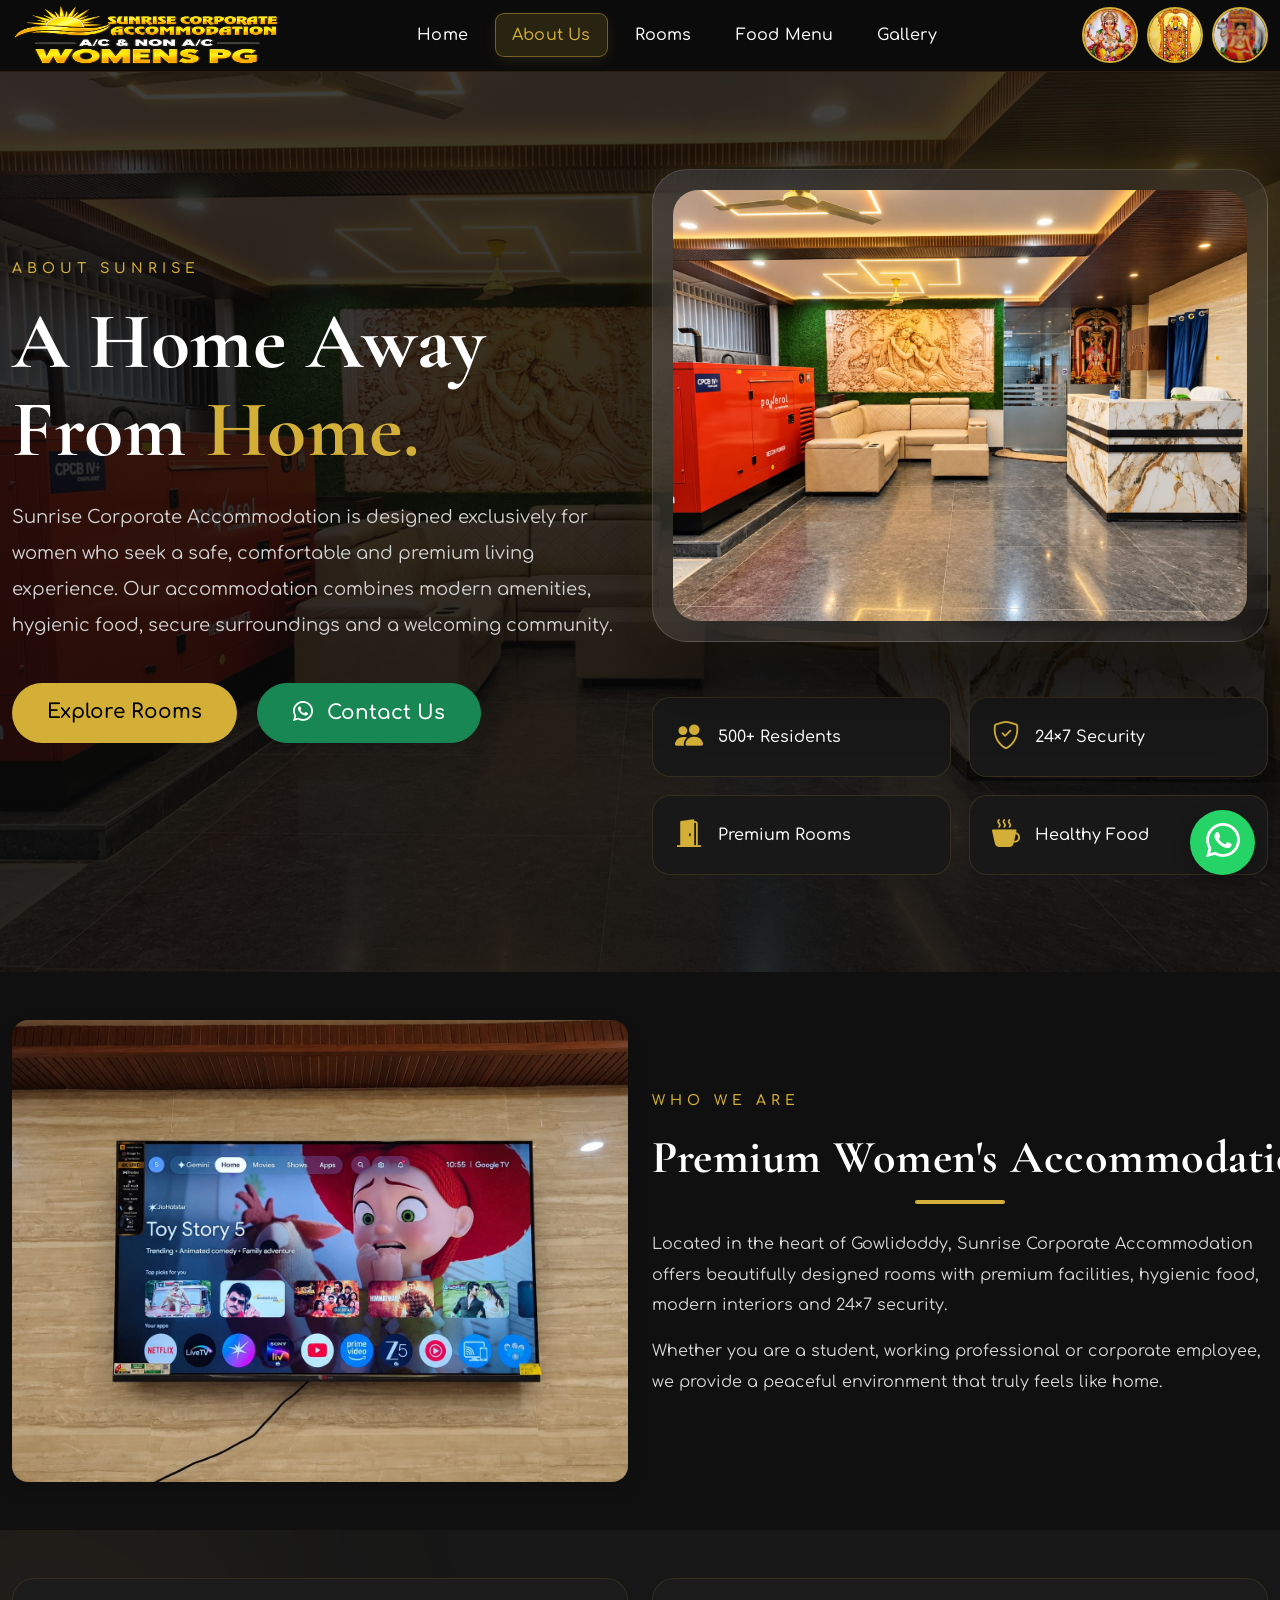
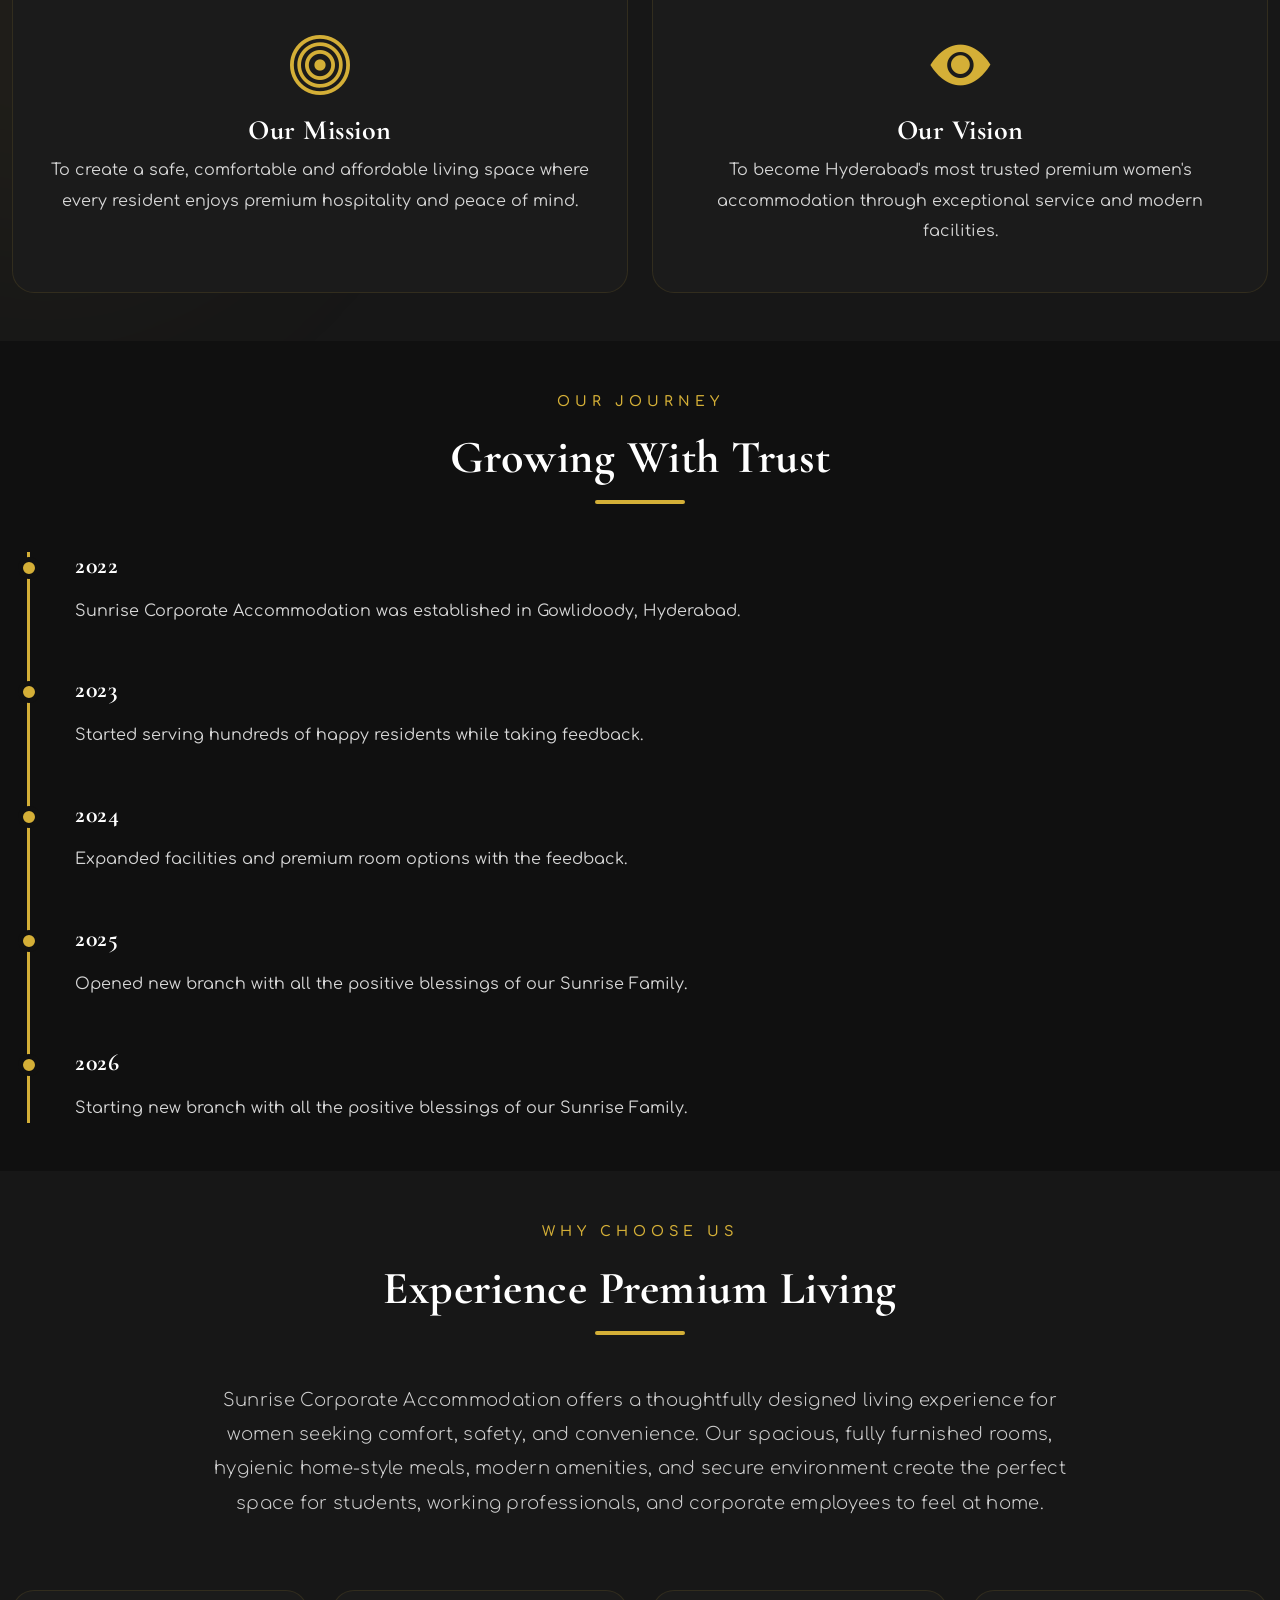
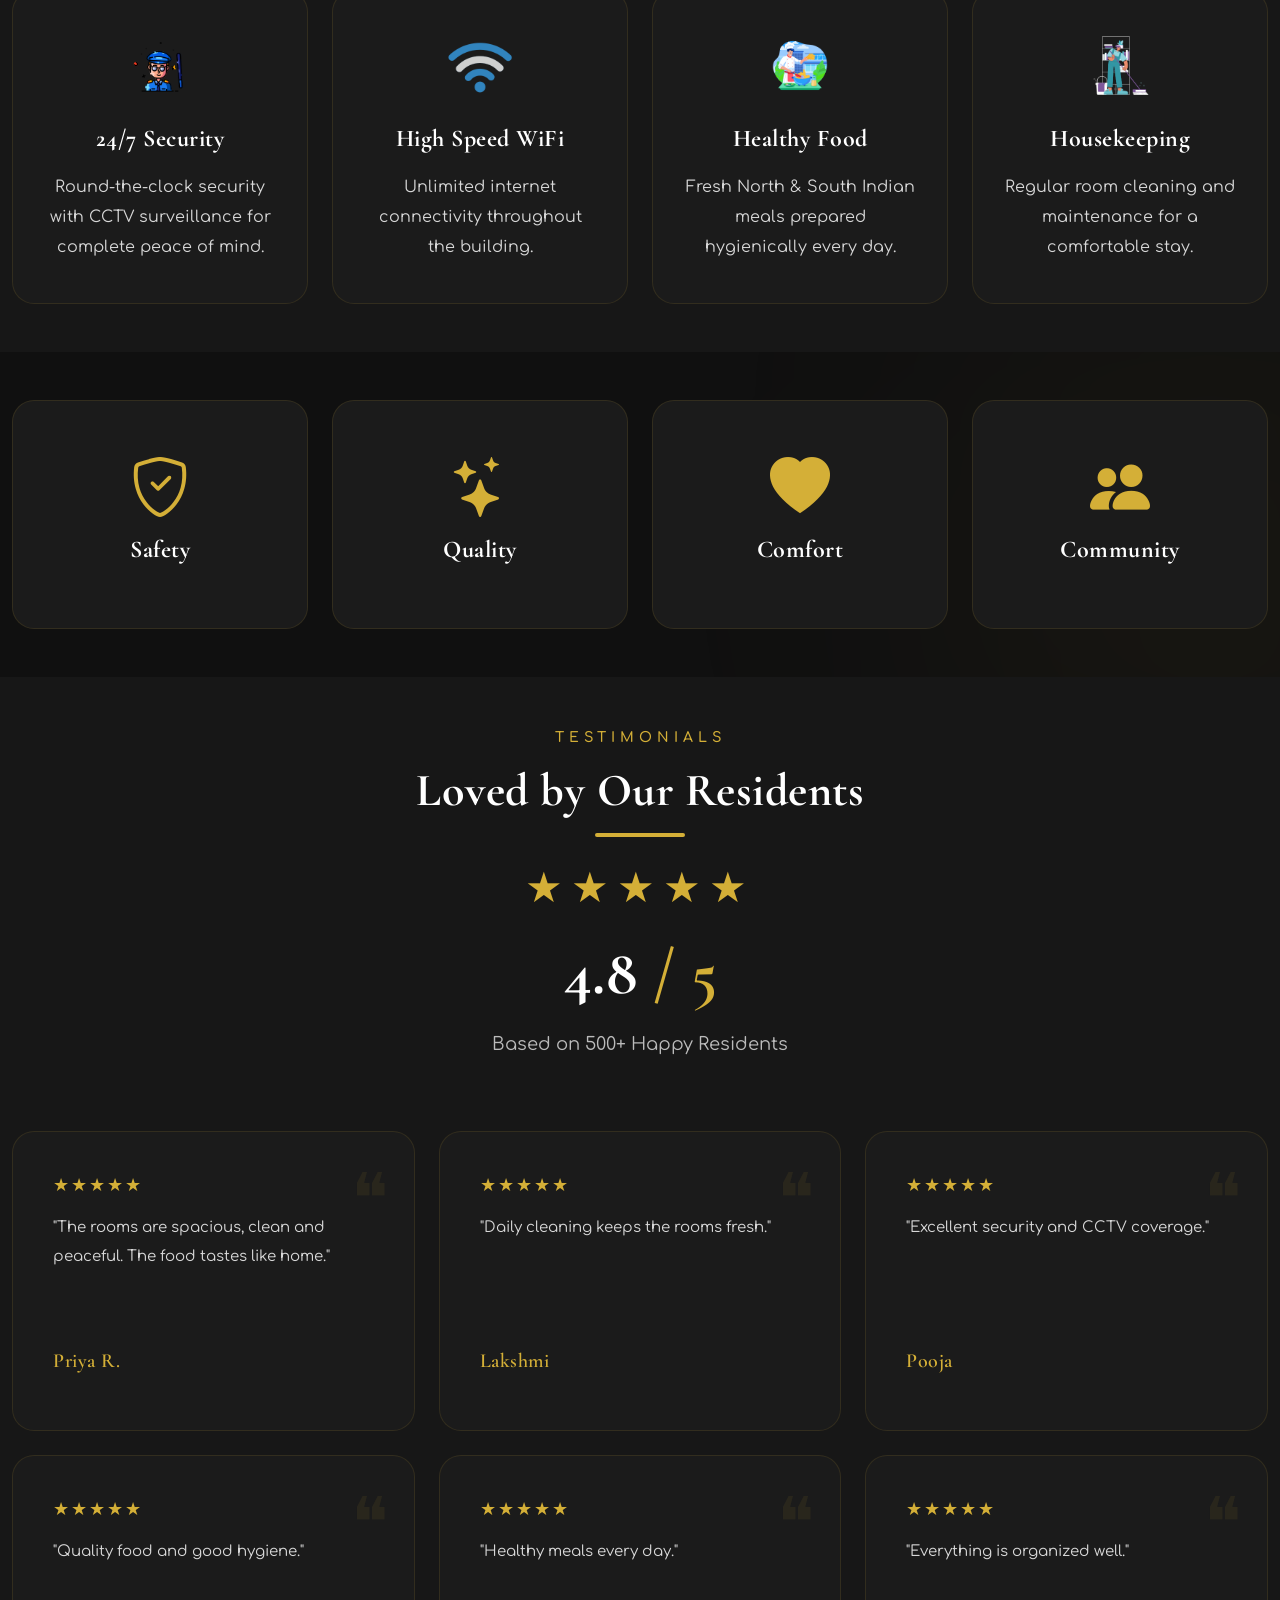
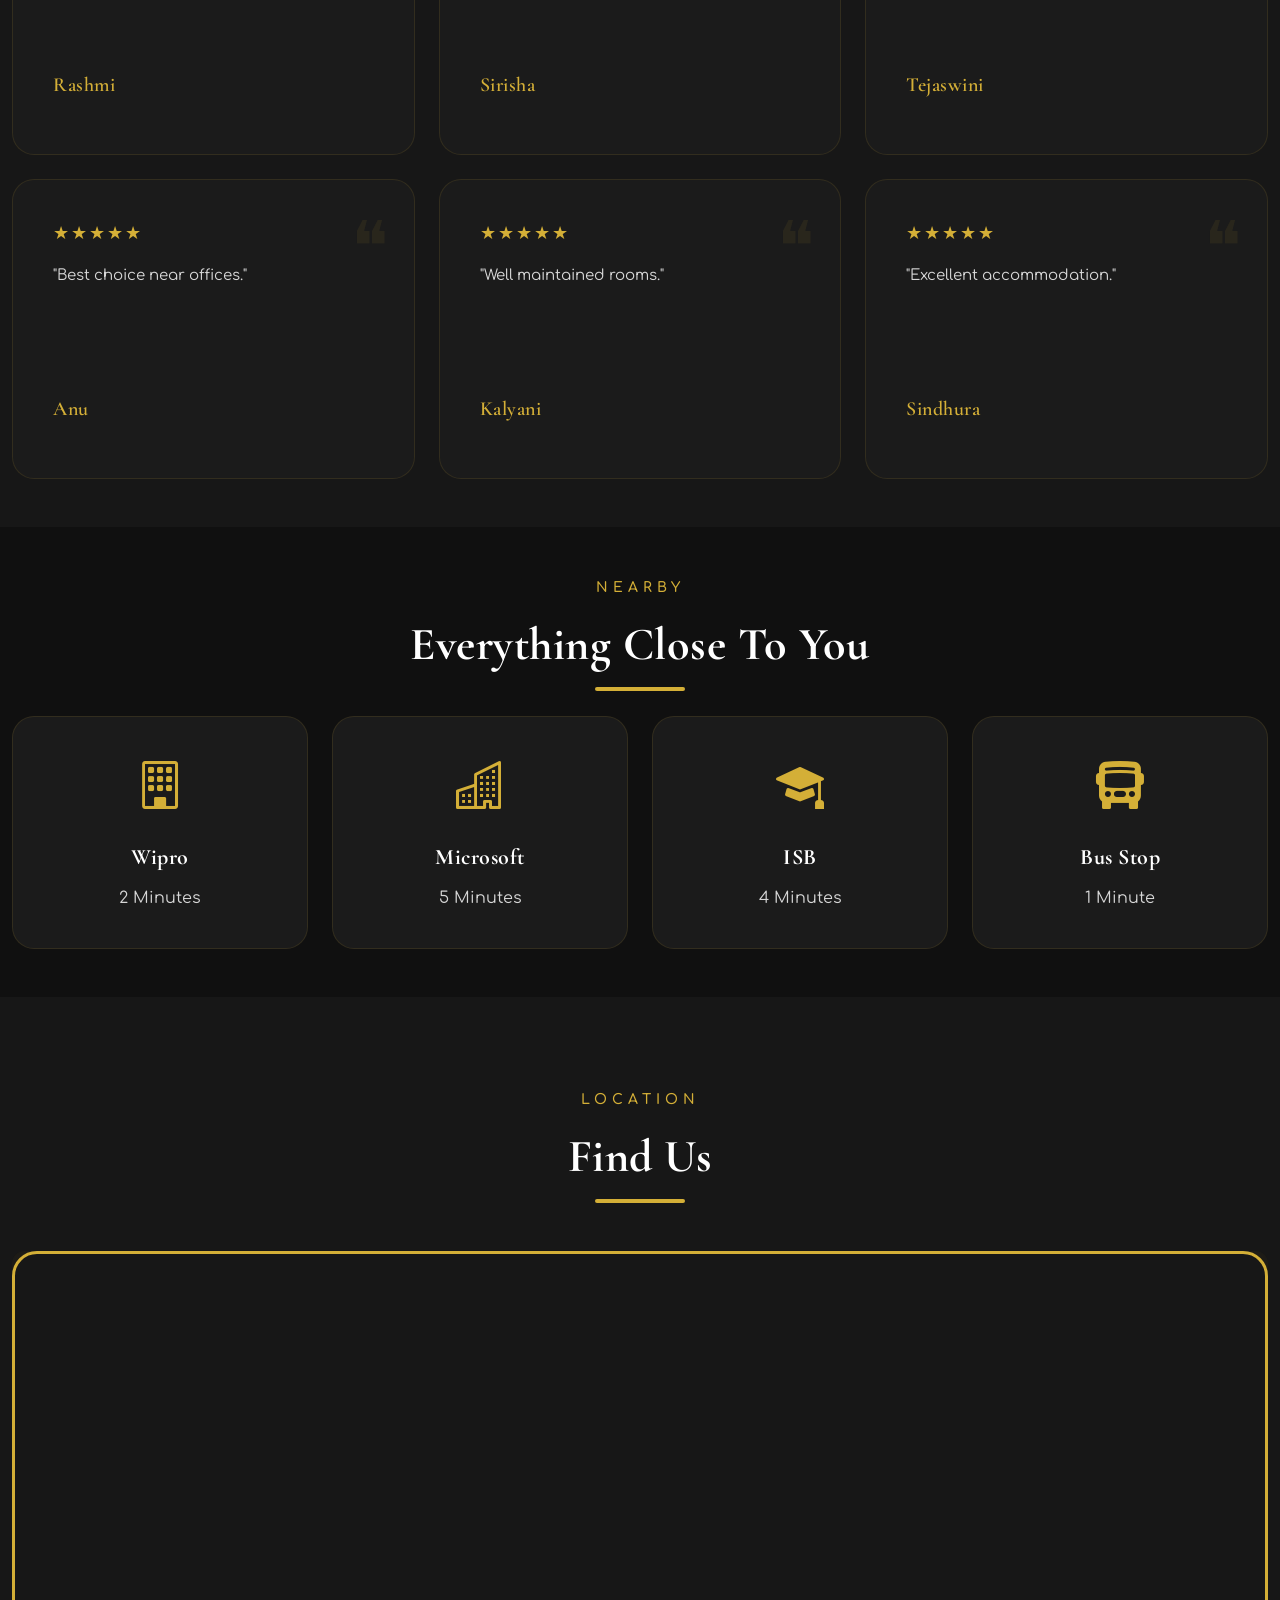
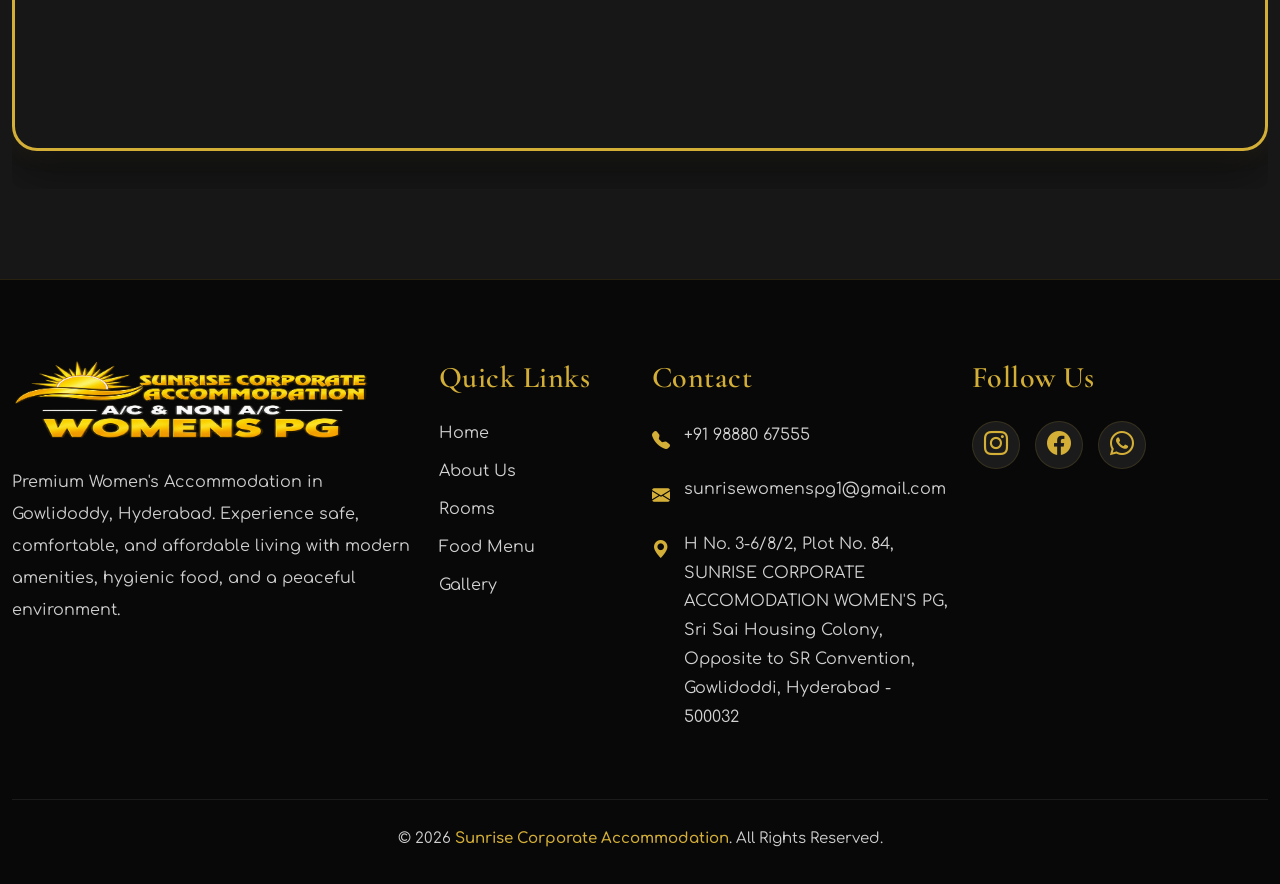
<file: about.html>
<!DOCTYPE html>
<html lang="en">

<head>

    <meta charset="UTF-8">

    <meta name="description" content="Sunrise Corporate Accommodation">
    
    <meta name="author" content="Guru Teja">

    <meta name="viewport" content="width=device-width, initial-scale=1.0">

    <title>Sunrise Corporate Accommodation</title>

    <link rel="icon"
          href="logo/favicon.ico">

    <!-- Bootstrap CSS -->
    <link rel="stylesheet" href="Bootstrap/css/bootstrap.min.css">

    <!-- Bootstrap Icons -->
    <link rel="stylesheet"
          href="https://cdn.jsdelivr.net/npm/bootstrap-icons@1.11.3/font/bootstrap-icons.min.css">

    <!-- Common CSS -->
    <link rel="stylesheet" href="css/style.css">

    <!-- About Page CSS -->
    <link rel="stylesheet" href="css/about.css">

    <!-- Google Fonts (if using) -->
    <link rel="preconnect" href="https://fonts.googleapis.com">

    <link rel="preconnect" href="https://fonts.gstatic.com" crossorigin>

    <link href="https://fonts.googleapis.com/css2?family=Comfortaa:wght@300..700&family=Space+Grotesk:wght@300..700&display=swap"
          rel="stylesheet">

</head>

<body>

<!-- =======================================
                NAVBAR
======================================== -->

<nav class="navbar navbar-expand-lg sticky-top">

    <div class="container">

        <!-- MOBILE TOP GOD IMAGES -->
        <div class="mobile-gods">

            <img src="logo/ganesh.jpg" alt="God Image">

            <img src="logo/venkateswara.jpg"
                 alt="God Image"
                 class="god-center">

            <img src="logo/raghavendra.jpg" alt="God Image">

        </div>


        <!-- SUNRISE LOGO -->
        <a class="navbar-brand" href="index.html">

            <img src="logo/sunrise.png"
                 class="logo-img"
                 alt="Sunrise">

        </a>


        <!-- NAVIGATION -->
        <div class="collapse navbar-collapse show"
             id="navbarSupportedContent">

            <ul class="navbar-nav mx-auto">

                <li class="nav-item">
                    <a class="nav-link"
                       href="index.html">Home</a>
                </li>

                <li class="nav-item">
                    <a class="nav-link"
                       href="about.html">About Us</a>
                </li>

                <li class="nav-item">
                    <a class="nav-link"
                       href="rooms.html">Rooms</a>
                </li>

                <li class="nav-item">
                    <a class="nav-link"
                       href="foodmenu.html">Food Menu</a>
                </li>

                <li class="nav-item">
                    <a class="nav-link"
                       href="gallery.html">Gallery</a>
                </li>

            </ul>

        </div>

    </div>

</nav>

<!-- ===========================================
            ABOUT HERO
=========================================== -->

<section class="about-hero">

    <div class="container">

        <div class="row align-items-center">

            <div class="col-lg-6">

                <p class="section-subtitle">
                    ABOUT SUNRISE
                </p>

                <h1 class="about-title">
                    A Home Away From
                    <span>Home.</span>
                </h1>

                <p class="about-description">

                    Sunrise Corporate Accommodation is designed
                    exclusively for women who seek a safe,
                    comfortable and premium living experience.

                    Our accommodation combines modern amenities,
                    hygienic food, secure surroundings and a
                    welcoming community.

                </p>

                <div class="hero-buttons">

<a href="rooms.html"
class="btn btn-warning btn-lg">

Explore Rooms

</a>

<a href="https://wa.me/9888067555"
   class="btn btn-success btn-lg"
   target="_blank"
   rel="noopener noreferrer"
   aria-label="Contact us on WhatsApp">

    <i class="bi bi-whatsapp me-2" aria-hidden="true"></i>
    Contact Us

</a>

</div>

            </div>

            <div class="col-lg-6 text-center">

    <div class="glass-image-box">

        <img src="img/gallery/common areas/Reception.jpeg"
        class="img-fluid about-image"
        alt="">

    </div>

    <div class="hero-badges mt-5">

        <div class="badge-box">
            <i class="bi bi-people-fill"></i>
            <span>500+ Residents</span>
        </div>

        <div class="badge-box">
            <i class="bi bi-shield-check"></i>
            <span>24×7 Security</span>
        </div>

        <div class="badge-box">
            <i class="bi bi-door-open-fill"></i>
            <span>Premium Rooms</span>
        </div>

        <div class="badge-box">
            <i class="bi bi-cup-hot-fill"></i>
            <span>Healthy Food</span>
        </div>

    </div>

</div>

        </div>

    </div>

</section>

<!-- ===========================================
            WHO WE ARE
=========================================== -->

<section class="about-story py-5">

<div class="container">

<div class="row align-items-center">

<div class="col-lg-6">

<img src="img/gallery/amenities/TV.jpeg"
class="img-fluid rounded-4 shadow"
alt="">

</div>

<div class="col-lg-6">

<p class="section-subtitle">

WHO WE ARE

</p>

<h2 class="section-title">

Premium Women's Accommodation

</h2>

<p>

Located in the heart of Gowlidoddy,
Sunrise Corporate Accommodation offers
beautifully designed rooms with premium
facilities, hygienic food, modern
interiors and 24×7 security.

</p>

<p>

Whether you are a student,
working professional or corporate employee,
we provide a peaceful environment
that truly feels like home.

</p>

</div>

</div>

</div>

</section>

<section class="mission-section py-5">

<div class="container">

<div class="row g-4">

<div class="col-lg-6">

<div class="mission-card">

<i class="bi bi-bullseye"></i>

<h3>Our Mission</h3>

<p>

To create a safe, comfortable and affordable
living space where every resident enjoys
premium hospitality and peace of mind.

</p>

</div>

</div>

<div class="col-lg-6">

<div class="mission-card">

<i class="bi bi-eye-fill"></i>

<h3>Our Vision</h3>

<p>

To become Hyderabad's most trusted
premium women's accommodation
through exceptional service and
modern facilities.

</p>

</div>

</div>

</div>

</div>

</section>

<section class="journey-section py-5">

<div class="container">

<div class="text-center mb-5">

<p class="section-subtitle">

OUR JOURNEY

</p>

<h2 class="section-title">

Growing With Trust

</h2>

</div>

<div class="timeline">

<div class="timeline-item">

<h4>2022</h4>

<p>

Sunrise Corporate Accommodation
was established in Gowlidoody, Hyderabad.

</p>

</div>

<div class="timeline-item">

<h4>2023</h4>

<p>

Started serving hundreds of happy residents while taking feedback.

</p>

</div>

<div class="timeline-item">

<h4>2024</h4>

<p>

Expanded facilities and premium
room options with the feedback.

</p>

</div>

<div class="timeline-item">

<h4>2025</h4>

<p>

Opened new branch with all the positive blessings of our Sunrise Family.

</p>

</div>

<div class="timeline-item">

<h4>2026</h4>

<p>

Starting new branch with all the positive blessings of our Sunrise Family.

</p>

</div>

</div>

</div>

</section>

<!-- =========================================
        WHY CHOOSE SUNRISE
========================================= -->

<section class="why-sunrise py-5">

<div class="container">

<div class="text-center mb-5">

<p class="section-subtitle">
WHY CHOOSE US
</p>

<h2 class="section-title">
Experience Premium Living
</h2>

</div>

<div class="premium-intro">

    <p>
        Sunrise Corporate Accommodation offers a thoughtfully designed living
        experience for women seeking comfort, safety, and convenience. Our
        spacious, fully furnished rooms, hygienic home-style meals, modern
        amenities, and secure environment create the perfect space for students,
        working professionals, and corporate employees to feel at home.
    </p>

</div>

<div class="row g-4">

<div class="col-lg-3 col-md-6">

<div class="choose-card">

<img src="img/assets/securityguard.png" width="60" alt="Security Guard">

<h4>24/7 Security</h4>

<p>
Round-the-clock security with CCTV surveillance for complete peace of mind.
</p>

</div>

</div>

<div class="col-lg-3 col-md-6">

<div class="choose-card">

<img src="img/assets/wifi.png" width="60" alt="High Speed WiFi">

<h4>High Speed WiFi</h4>

<p>
Unlimited internet connectivity throughout the building.
</p>

</div>

</div>

<div class="col-lg-3 col-md-6">

<div class="choose-card">

<img src="img/assets/food.png" width="60" alt="Healthy Food">

<h4>Healthy Food</h4>

<p>
Fresh North & South Indian meals prepared hygienically every day.
</p>

</div>

</div>

<div class="col-lg-3 col-md-6">

<div class="choose-card">

<img src="img/assets/housekeeping.png" width="60" alt="Housekeeping">

<h4>Housekeeping</h4>

<p>
Regular room cleaning and maintenance for a comfortable stay.
</p>

</div>

</div>

</div>

</div>

</section>

<section class="values-section py-5">

<div class="container">

<div class="row g-4">

    <div class="col-lg-3 col-6">
        <div class="value-card">
            <i class="bi bi-shield-check"></i>
            <h4>Safety</h4>
        </div>
    </div>

    <div class="col-lg-3 col-6">
        <div class="value-card">
            <i class="bi bi-stars"></i>
            <h4>Quality</h4>
        </div>
    </div>

    <div class="col-lg-3 col-6">
        <div class="value-card">
            <i class="bi bi-heart-fill"></i>
            <h4>Comfort</h4>
        </div>
    </div>

    <div class="col-lg-3 col-6">
        <div class="value-card">
            <i class="bi bi-people-fill"></i>
            <h4>Community</h4>
        </div>
    </div>

</div>

</div>

</section>



<!-- =======================
        TESTIMONIALS
======================== -->

<section class="reviews-section py-5">

<div class="container">

<div class="text-center mb-5">

<p class="section-subtitle">
TESTIMONIALS
</p>

<h2 class="section-title">
Loved by Our Residents
</h2>

<div class="overall-rating">

<div class="rating-stars">

★★★★★

</div>

<h3>

4.8 <span>/ 5</span>

</h3>

<p>

Based on 500+ Happy Residents

</p>

</div>

</div>

<div class="row g-4">

<!-- Card 1 -->
<div class="col-lg-4 col-6">
<div class="review-card">

<div class="review-content">
    <div class="review-slider" id="review0"></div>
</div>

</div>
</div>

<!-- Card 2 -->
<div class="col-lg-4 col-6">
<div class="review-card">

<div class="review-content">
    <div class="review-slider" id="review1"></div>
</div>

</div>
</div>

<!-- Card 3 -->
<div class="col-lg-4 col-6">
<div class="review-card">

<div class="review-content">
    <div class="review-slider" id="review2"></div>
</div>

</div>
</div>

<!-- Card 4 -->
<div class="col-lg-4 col-6">
<div class="review-card">

<div class="review-content">
    <div class="review-slider" id="review3"></div>
</div>

</div>
</div>

<!-- Card 5 -->
<div class="col-lg-4 col-6">
<div class="review-card">

<div class="review-content">
    <div class="review-slider" id="review4"></div>
</div>

</div>
</div>

<!-- Card 6 -->
<div class="col-lg-4 col-6">
<div class="review-card">

<div class="review-content">
    <div class="review-slider" id="review5"></div>
</div>

</div>
</div>

<!-- Card 7 -->
<div class="col-lg-4 col-6">
<div class="review-card">

<div class="review-content">
    <div class="review-slider" id="review6"></div>
</div>

</div>
</div>

<!-- Card 8 -->
<div class="col-lg-4 col-6">
<div class="review-card">

<div class="review-content">
    <div class="review-slider" id="review7"></div>
</div>

</div>
</div>

<!-- Card 9 -->
<div class="col-lg-4 col-12 d-flex justify-content-center">
    
    <div class="review-card last-review-card">
        <div class="review-content">
            <div class="review-slider" id="review8"></div>
        </div>
    </div>

</div>

</div>
</div>

</div>

</section>


<!-- =======================
        NEARBY
======================== -->

<section class="nearby-section py-5">

    <div class="container">

        <div class="text-center nearby-heading">

            <p class="section-subtitle">
                NEARBY
            </p>

            <h2 class="section-title">
                Everything Close To You
            </h2>

        </div>


        <div class="row g-2 g-md-4">

            <!-- Wipro -->
            <div class="col-3">
                <div class="near-card">

                    <i class="bi bi-building"></i>

                    <h5>Wipro</h5>

                    <p>2 Minutes</p>

                </div>
            </div>


            <!-- Microsoft -->
            <div class="col-3">
                <div class="near-card">

                    <i class="bi bi-buildings"></i>

                    <h5>Microsoft</h5>

                    <p>5 Minutes</p>

                </div>
            </div>


            <!-- ISB -->
            <div class="col-3">
                <div class="near-card">

                    <i class="bi bi-mortarboard-fill"></i>

                    <h5>ISB</h5>

                    <p>4 Minutes</p>

                </div>
            </div>


            <!-- Bus Stop -->
            <div class="col-3">
                <div class="near-card">

                    <i class="bi bi-bus-front-fill"></i>

                    <h5>Bus Stop</h5>

                    <p>1 Minute</p>

                </div>
            </div>

        </div>

    </div>

</section>

<section class="map-section">

<div class="container">

<div class="text-center mb-5">

<p class="section-subtitle">

LOCATION

</p>

<h2 class="section-title">

Find Us

</h2>

</div>

<div class="ratio ratio-21x9">

<div class="map-container">

    <iframe
        src="https://www.google.com/maps?q=Gowlidoddy,+Hyderabad&output=embed"
        class="map-frame"
        allowfullscreen
        title="Location of Sunrise Corporate Accommodation on Google Maps">
    </iframe>

</div>

</div>

</div>

</section>




<!-- ==========================
        PREMIUM FOOTER
=========================== -->

<footer class="premium-footer">

    <div class="container">

        <div class="row gy-5">

            <!-- Logo & Description -->

            <div class="col-lg-4">

                <img src="logo/sunrise.png" alt="Sunrise Corporate Accommodation" class="footer-logo">

                <p class="footer-text mt-4">
                    Premium Women's Accommodation in Gowlidoddy, Hyderabad.
                    Experience safe, comfortable, and affordable living with
                    modern amenities, hygienic food, and a peaceful environment.
                </p>

            </div>

            <!-- Quick Links -->

            <div class="col-lg-2">

                <h5 class="footer-title">
                    Quick Links
                </h5>

                <ul class="footer-links">

                    <li>
                        <a href="index.html">Home</a>
                    </li>

                    <li>
                        <a href="about.html">About Us</a>
                    </li>

                    <li>
                        <a href="rooms.html">Rooms</a>
                    </li>

                    <li>
                        <a href="foodmenu.html">Food Menu</a>
                    </li>

                    <li>
                        <a href="gallery.html">Gallery</a>
                    </li>

                </ul>

            </div>

            <!-- Contact -->

            <div class="col-lg-3">

                <h5 class="footer-title">
                    Contact
                </h5>

                <ul class="footer-contact">

                    <li>
                        <i class="bi bi-telephone-fill"></i>
                        <span>+91 98880 67555</span>
                    </li>

                    <li>
                        <i class="bi bi-envelope-fill"></i>
                        <span>sunrisewomenspg1@gmail.com</span>
                    </li>

                    <li>
                        <i class="bi bi-geo-alt-fill"></i>
                        <span>H No. 3-6/8/2, Plot No. 84, SUNRISE CORPORATE ACCOMODATION WOMEN'S PG, 
                            Sri Sai Housing Colony, Opposite to SR Convention, Gowlidoddi,  Hyderabad - 500032</span>
                    </li>

                </ul>

            </div>

            <!-- Social -->

            <div class="col-lg-3">

                <h5 class="footer-title">
                    Follow Us
                </h5>

                <div class="footer-social">

                    <a href="#" aria-label="Instagram">
                        <i class="bi bi-instagram fs-4"></i>
                    </a>

                    <a href="#" aria-label="Facebook">
                        <i class="bi bi-facebook fs-4"></i>
                    </a>

                    <a href="https://wa.me/9888067555"
                        class="btn btn-success"
                        target="_blank"
                        rel="noopener noreferrer"
                        aria-label="Contact us on WhatsApp">

                    <i class="bi bi-whatsapp fs-4"></i>

                    </a>

                </div>

            </div>

        </div>

        <!-- Footer Bottom -->

        <div class="footer-bottom">
            
            <!-- <p class="developer-credit">
                Designed &amp; Developed by
                <a href="https://www.instagram.com/teja.p115?igsh=MTR6d256cWFoZXVndw=="
                target="_blank"
                rel="noopener noreferrer"
                class="developer-link">

                    Guru Teja

                </a>
            </p> -->

            <p>
                © 2026 <span>Sunrise Corporate Accommodation</span>. All Rights Reserved.
            </p>

        </div>

    </div>

</footer>

<!-- Footer -->

    <!-- Bootstrap JS -->
    <script src="Bootstrap/js/bootstrap.bundle.min.js"></script>

    <!-- About Page JS -->
    <script src="js/app.js"></script>

    <!-- Floating WhatsApp Button -->
    <a href="https://wa.me/9888067555"
        class="whatsapp-float"
        target="_blank"
        rel="noopener noreferrer"
        aria-label="Contact us on WhatsApp">

    <i class="bi bi-whatsapp"></i>

    </a>

</body>
</html>
</file>
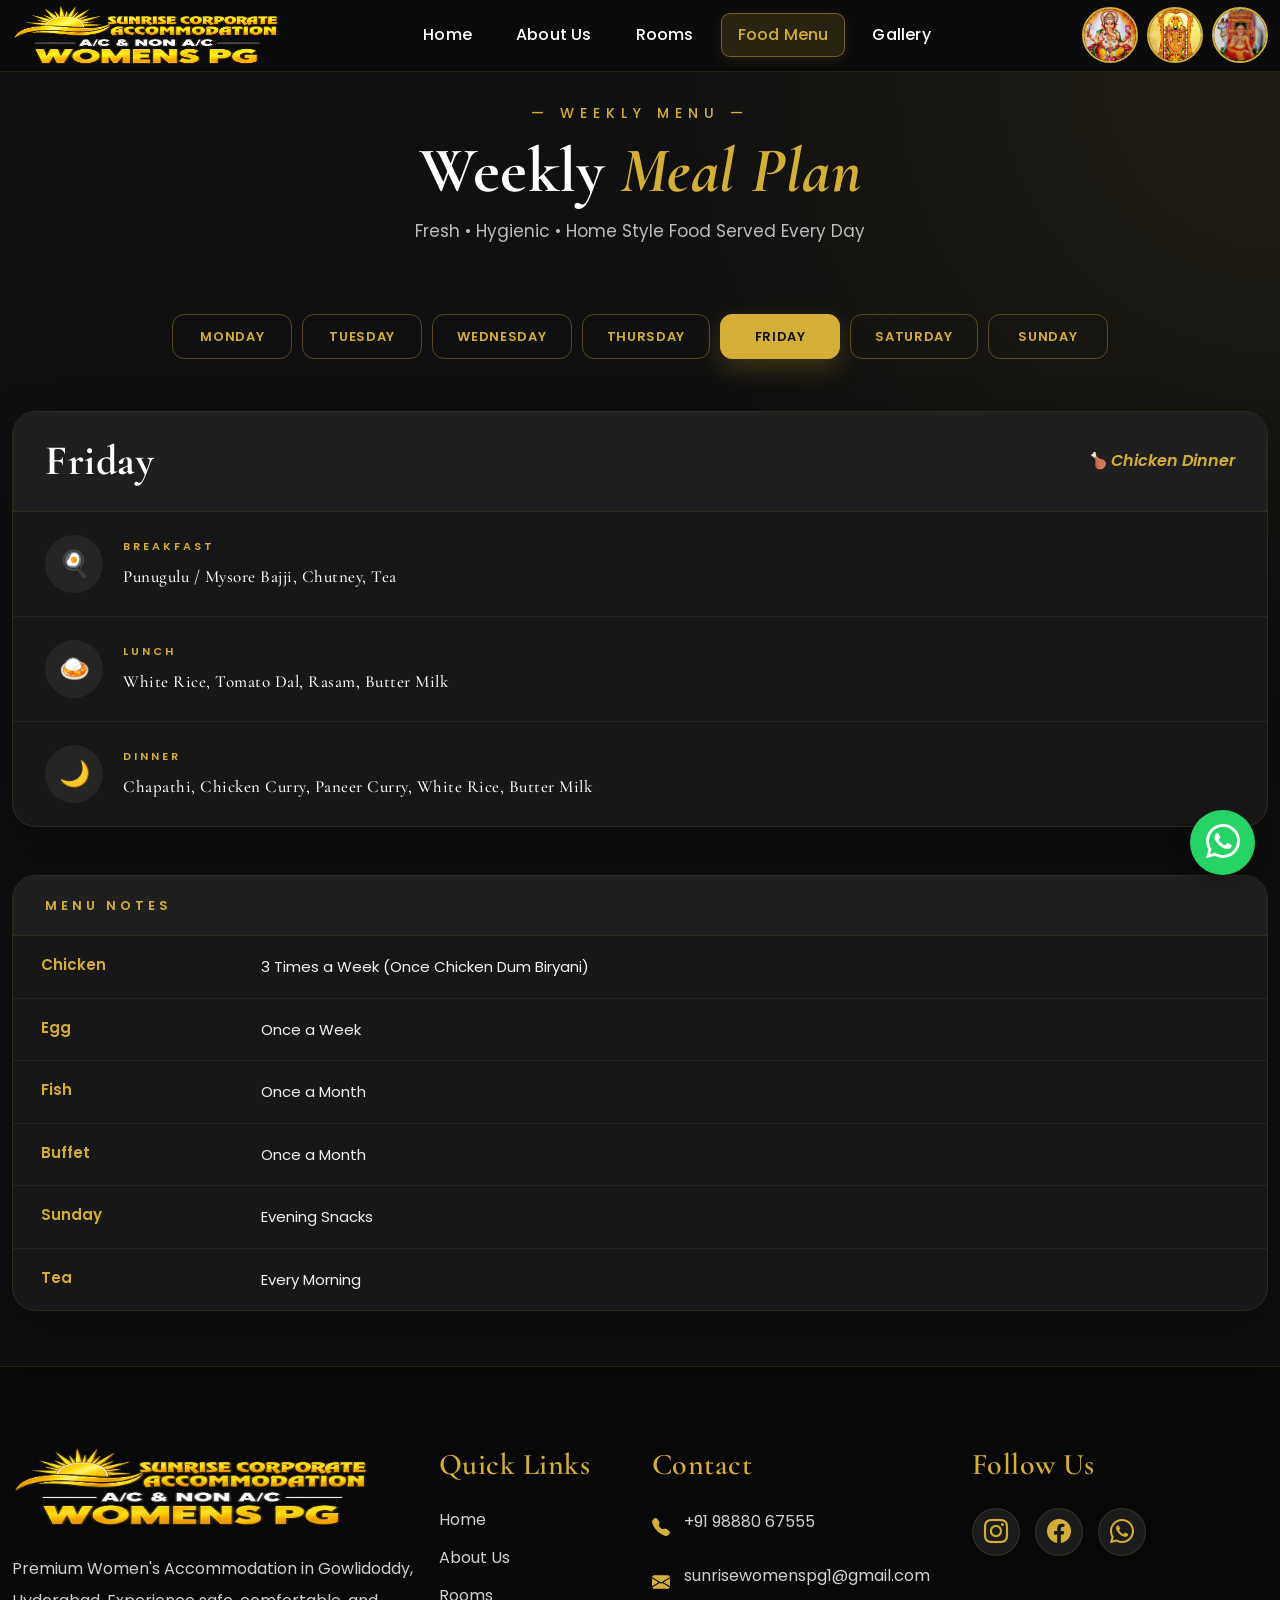
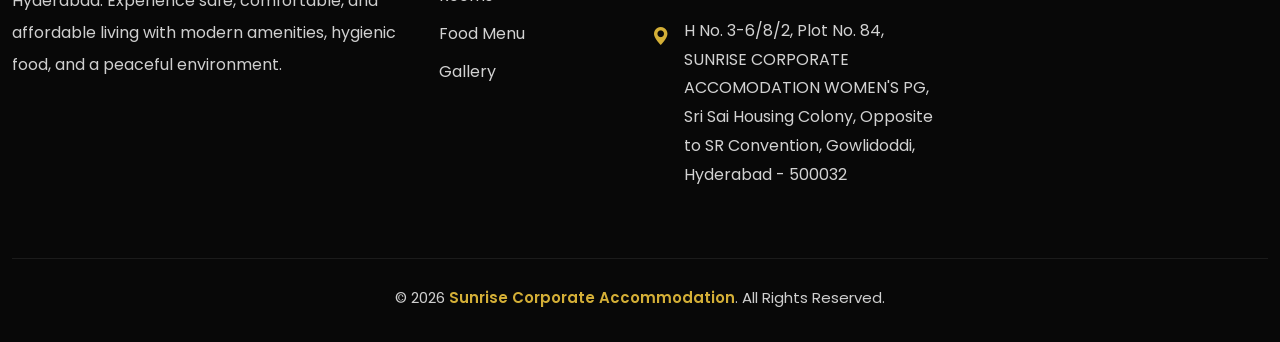
<file: foodmenu.html>
<!DOCTYPE html>
<html lang="en">

<head>

    <meta charset="UTF-8">

    <meta name="description" content="Sunrise Corporate Accommodation">
    
    <meta name="author" content="Guru Teja">

    <meta name="viewport" content="width=device-width, initial-scale=1.0">

    <title>Sunrise Corporate Accommodation</title>

    <link rel="icon"
          href="logo/favicon.ico">

    <!-- Bootstrap -->
    <link rel="stylesheet" href="Bootstrap/css/bootstrap.min.css">

    <!-- Bootstrap Icons -->
    <link rel="stylesheet"
        href="https://cdn.jsdelivr.net/npm/bootstrap-icons@1.11.3/font/bootstrap-icons.min.css">

    <!-- Google Fonts -->
    <link
        href="https://fonts.googleapis.com/css2?family=Cormorant+Garamond:wght@500;700&family=Poppins:wght@300;400;500;600&display=swap"
        rel="stylesheet">

    <link rel="icon" type="image/x-icon" href="img/favicon.ico">

    <link rel="stylesheet" href="css/style.css">

    <!-- Custom CSS -->
    <link rel="stylesheet" href="css/foodmenu.css">

    <!-- jQuery -->
    <script src="Jquery/jquery-3.6.4.min.js"></script>
    <script src="Jquery/jquery-ui.min.js"></script>

</head>

<body>

<!-- =======================================
                NAVBAR
======================================== -->

<nav class="navbar navbar-expand-lg sticky-top">

    <div class="container">

        <!-- MOBILE TOP GOD IMAGES -->
        <div class="mobile-gods">

            <img src="logo/ganesh.jpg" alt="God Image">

            <img src="logo/venkateswara.jpg"
                 alt="God Image"
                 class="god-center">

            <img src="logo/raghavendra.jpg" alt="God Image">

        </div>


        <!-- SUNRISE LOGO -->
        <a class="navbar-brand" href="index.html">

            <img src="logo/sunrise.png"
                 class="logo-img"
                 alt="Sunrise">

        </a>


        <!-- NAVIGATION -->
        <div class="collapse navbar-collapse show"
             id="navbarSupportedContent">

            <ul class="navbar-nav mx-auto">

                <li class="nav-item">
                    <a class="nav-link"
                       href="index.html">Home</a>
                </li>

                <li class="nav-item">
                    <a class="nav-link"
                       href="about.html">About Us</a>
                </li>

                <li class="nav-item">
                    <a class="nav-link"
                       href="rooms.html">Rooms</a>
                </li>

                <li class="nav-item">
                    <a class="nav-link"
                       href="foodmenu.html">Food Menu</a>
                </li>

                <li class="nav-item">
                    <a class="nav-link"
                       href="gallery.html">Gallery</a>
                </li>

            </ul>

        </div>

    </div>

</nav>

    <!-- ==========================
            FOOD MENU
    =========================== -->

    <section class="menu-section">

        <div class="container">

            <!-- Heading -->

            <div class="text-center mb-5">

                <p class="menu-subtitle">
                    — WEEKLY MENU —
                </p>

                <h1 class="menu-title">
                    Weekly <span>Meal Plan</span>
                </h1>

                <p class="menu-description">
                    Fresh • Hygienic • Home Style Food Served Every Day
                </p>

            </div>

            <!-- Day Buttons -->

            <div class="row justify-content-center mb-4">

                <div class="col-lg-12">

                    <div class="day-tabs">

                        <button class="day-btn" data-day="monday">Monday</button>
                        <button class="day-btn" data-day="tuesday">Tuesday</button>
                        <button class="day-btn" data-day="wednesday">Wednesday</button>
                        <button class="day-btn" data-day="thursday">Thursday</button>
                        <button class="day-btn" data-day="friday">Friday</button>
                        <button class="day-btn" data-day="saturday">Saturday</button>
                        <button class="day-btn" data-day="sunday">Sunday</button>

                    </div>

                </div>

            </div>

            <!-- Menu Card -->

            <div class="menu-card">

                <div class="menu-header">

                    <h2 id="dayTitle">Sunday</h2>

                    <span class="special-day" id="specialDay">
                        🎉 Special Day
                    </span>

                </div>

                <!-- Breakfast -->

                <div class="meal-item">

                    <div class="meal-icon">🍳</div>

                    <div>

                        <p class="meal-type">BREAKFAST</p>

                        <h5 id="breakfast"></h5>

                    </div>

                </div>

                <!-- Lunch -->

                <div class="meal-item">

                    <div class="meal-icon">🍛</div>

                    <div>

                        <p class="meal-type">LUNCH</p>

                        <h5 id="lunch"></h5>

                    </div>

                </div>

                <!-- Dinner -->

                <div class="meal-item">

                    <div class="meal-icon">🌙</div>

                    <div>

                        <p class="meal-type">DINNER</p>

                        <h5 id="dinner"></h5>

                    </div>

                </div>

            </div>

            <!-- Notes -->

            <div class="notes-card mt-5">

                <div class="notes-header">
                    MENU NOTES
                </div>

                <table class="table table-borderless align-middle text-white mb-0">

                    <tbody>

                        <tr>
                            <th>Chicken</th>
                            <td id="chicken"></td>
                        </tr>

                        <tr>
                            <th>Egg</th>
                            <td id="egg"></td>
                        </tr>

                        <tr>
                            <th>Fish</th>
                            <td id="fish"></td>
                        </tr>

                        <tr>
                            <th>Buffet</th>
                            <td id="buffet"></td>
                        </tr>

                        <tr>
                            <th>Sunday</th>
                            <td id="sunday"></td>
                        </tr>

                        <tr>
                            <th>Tea</th>
                            <td id="tea"></td>
                        </tr>

                    </tbody>

                </table>

            </div>

        </div>

    </section>

    <!-- ==========================
        PREMIUM FOOTER
=========================== -->

<footer class="premium-footer">

    <div class="container">

        <div class="row gy-5">

            <!-- Logo & Description -->

            <div class="col-lg-4">

                <img src="logo/sunrise.png" alt="Sunrise Corporate Accommodation" class="footer-logo">

                <p class="footer-text mt-4">
                    Premium Women's Accommodation in Gowlidoddy, Hyderabad.
                    Experience safe, comfortable, and affordable living with
                    modern amenities, hygienic food, and a peaceful environment.
                </p>

            </div>

            <!-- Quick Links -->

            <div class="col-lg-2">

                <h5 class="footer-title">
                    Quick Links
                </h5>

                <ul class="footer-links">

                    <li>
                        <a href="index.html">Home</a>
                    </li>

                    <li>
                        <a href="about.html">About Us</a>
                    </li>

                    <li>
                        <a href="rooms.html">Rooms</a>
                    </li>

                    <li>
                        <a href="foodmenu.html">Food Menu</a>
                    </li>

                    <li>
                        <a href="gallery.html">Gallery</a>
                    </li>

                </ul>

            </div>

            <!-- Contact -->

            <div class="col-lg-3">

                <h5 class="footer-title">
                    Contact
                </h5>

                <ul class="footer-contact">

                    <li>
                        <i class="bi bi-telephone-fill"></i>
                        <span>+91 98880 67555</span>
                    </li>

                    <li>
                        <i class="bi bi-envelope-fill"></i>
                        <span>sunrisewomenspg1@gmail.com</span>
                    </li>

                    <li>
                        <i class="bi bi-geo-alt-fill"></i>
                        <span>H No. 3-6/8/2, Plot No. 84, SUNRISE CORPORATE ACCOMODATION WOMEN'S PG, 
                            Sri Sai Housing Colony, Opposite to SR Convention, Gowlidoddi,  Hyderabad - 500032</span>
                    </li>

                </ul>

            </div>

            <!-- Social -->

            <div class="col-lg-3">

                <h5 class="footer-title">
                    Follow Us
                </h5>

                <div class="footer-social">

                    <a href="#" aria-label="Instagram">
                        <i class="bi bi-instagram fs-4"></i>
                    </a>

                    <a href="#" aria-label="Facebook">
                        <i class="bi bi-facebook fs-4"></i>
                    </a>

                    <a href="https://wa.me/9888067555"
                        class="btn btn-success"
                        target="_blank"
                        rel="noopener noreferrer"
                        aria-label="Contact us on WhatsApp">

                    <i class="bi bi-whatsapp fs-4"></i>

                    </a>

                </div>

            </div>

        </div>

        <!-- Footer Bottom -->

        <div class="footer-bottom">

            <!-- <p class="developer-credit">
                Designed &amp; Developed by
                <a href="https://www.instagram.com/teja.p115?igsh=MTR6d256cWFoZXVndw=="
                target="_blank"
                rel="noopener noreferrer"
                class="developer-link">

                    Guru Teja

                </a>
            </p> -->

            <p>
                © 2026 <span>Sunrise Corporate Accommodation</span>. All Rights Reserved.
            </p>

        </div>

    </div>

</footer>

    <!-- Bootstrap -->

    <script src="Bootstrap/js/bootstrap.bundle.min.js"></script>

    <!-- Your JS -->

    <script src="js/app.js"></script>

    <!-- Floating WhatsApp Button -->
    <a href="https://wa.me/9888067555"
        class="whatsapp-float"
        target="_blank"
        rel="noopener noreferrer"
        aria-label="Contact us on WhatsApp">

    <i class="bi bi-whatsapp"></i>

    </a>

</body>

</html>
</file>
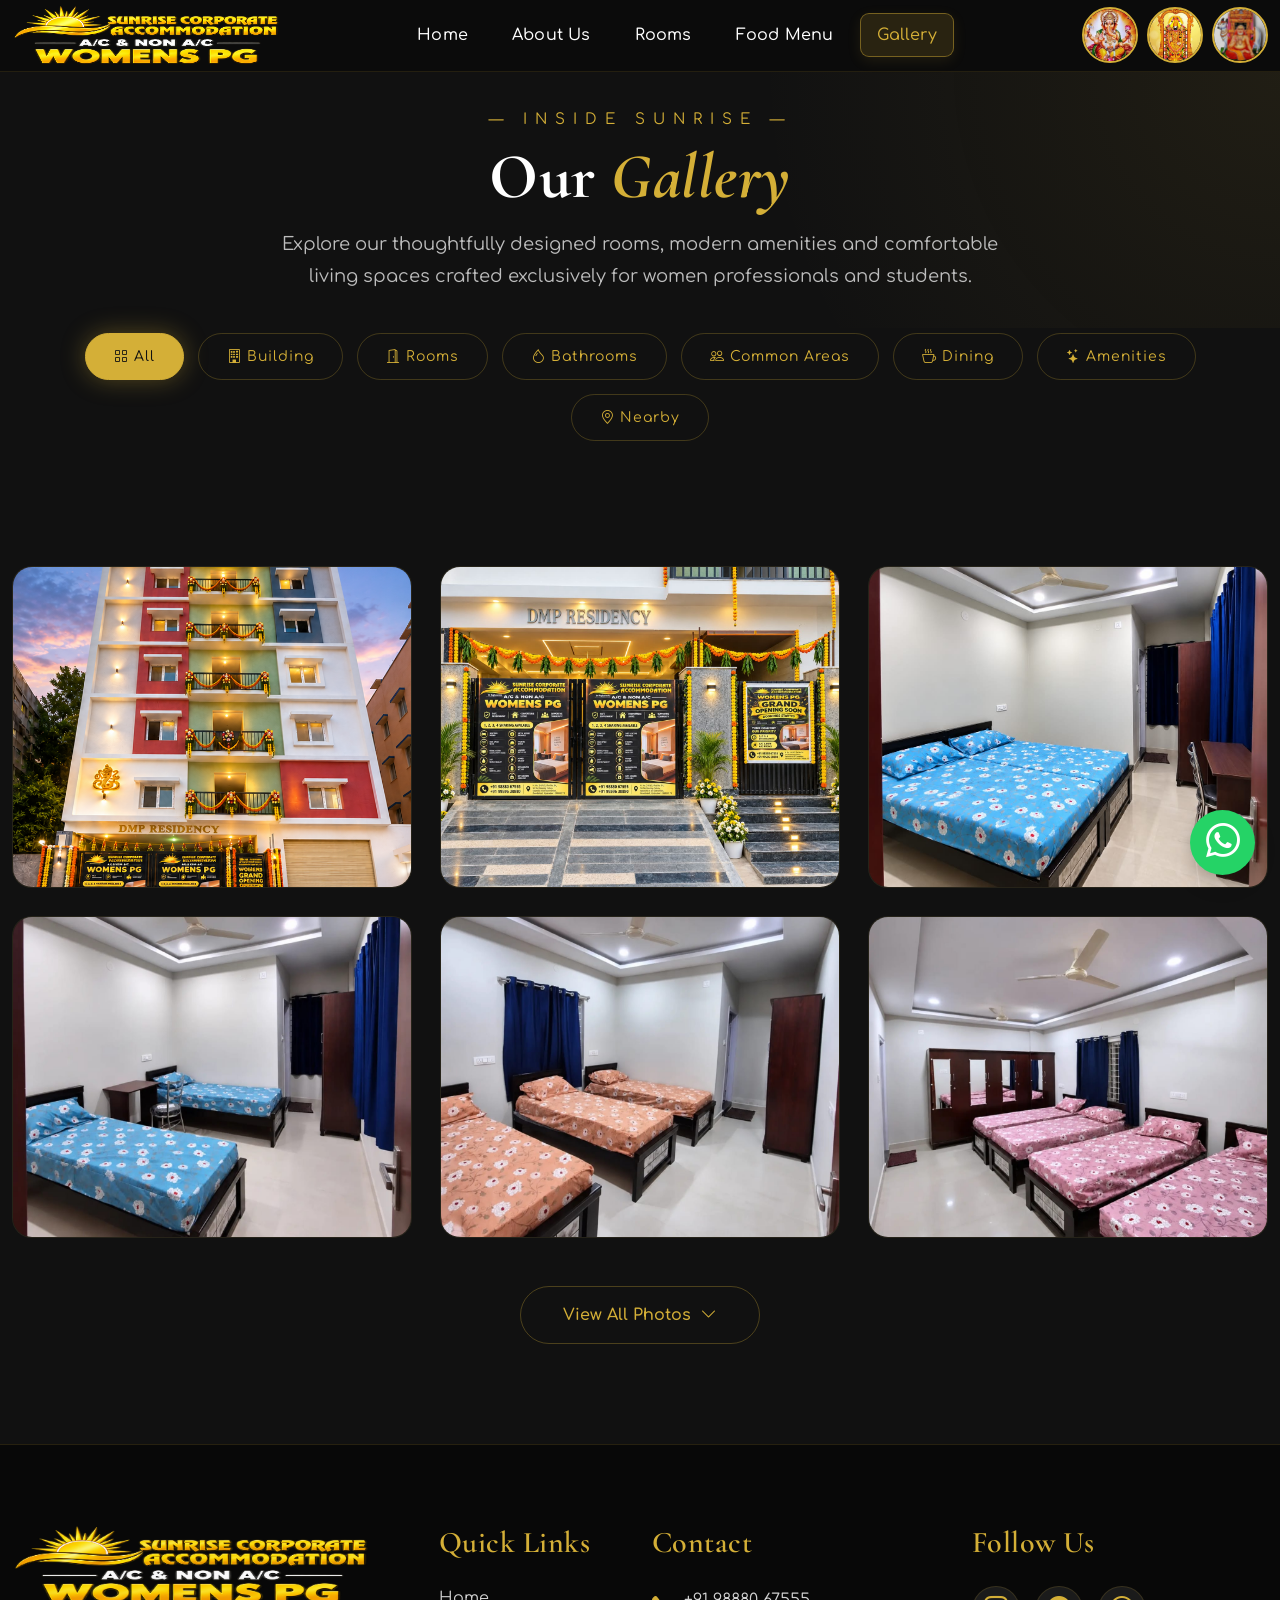
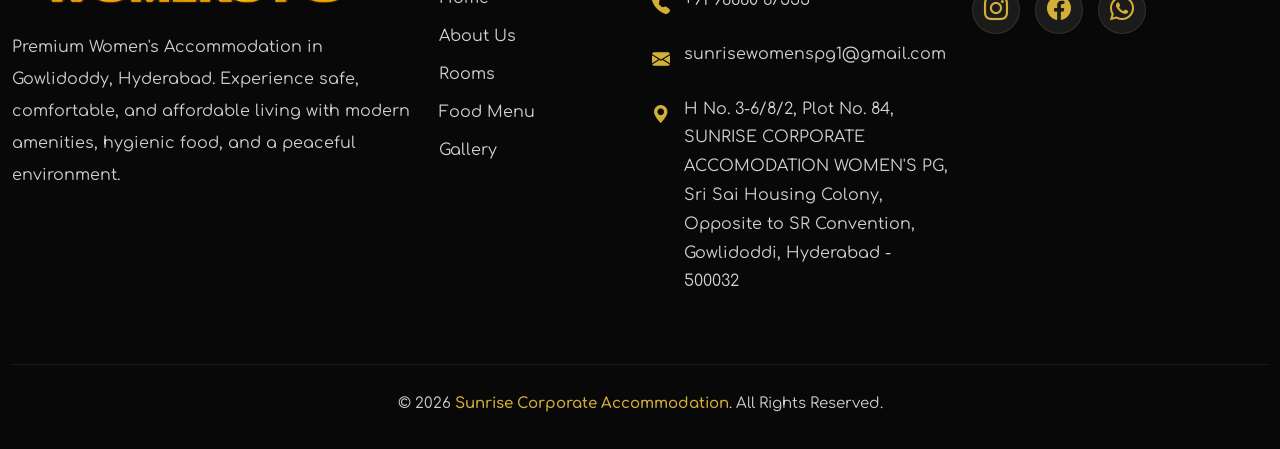
<file: gallery.html>
<!DOCTYPE html>
<html lang="en">

<head>

    <meta charset="UTF-8">
    <meta name="viewport"
          content="width=device-width, initial-scale=1.0">

    <title>Sunrise Corporate Accommodation</title>

    <link rel="icon"
          href="logo/favicon.ico">

    <link rel="stylesheet"
          href="Bootstrap/css/bootstrap.min.css">

    <link rel="stylesheet"
          href="https://cdn.jsdelivr.net/npm/bootstrap-icons@1.11.3/font/bootstrap-icons.min.css">

    <link rel="stylesheet"
          href="css/style.css">

    <link rel="stylesheet"
          href="css/gallery.css">

</head>

<body>

    <!-- Scroll Progress -->
    <div class="scroll-progress"></div>

    <!-- ===================================================== -->
    <!-- NAVBAR (Use the same navbar from other pages) -->
    <!-- ===================================================== -->

<!-- =======================================
                NAVBAR
======================================== -->

<nav class="navbar navbar-expand-lg sticky-top">

    <div class="container">

        <!-- MOBILE TOP GOD IMAGES -->
        <div class="mobile-gods">

            <img src="logo/ganesh.jpg" alt="God Image">

            <img src="logo/venkateswara.jpg"
                 alt="God Image"
                 class="god-center">

            <img src="logo/raghavendra.jpg" alt="God Image">

        </div>


        <!-- SUNRISE LOGO -->
        <a class="navbar-brand" href="index.html">

            <img src="logo/sunrise.png"
                 class="logo-img"
                 alt="Sunrise">

        </a>


        <!-- NAVIGATION -->
        <div class="collapse navbar-collapse show"
             id="navbarSupportedContent">

            <ul class="navbar-nav mx-auto">

                <li class="nav-item">
                    <a class="nav-link"
                       href="index.html">Home</a>
                </li>

                <li class="nav-item">
                    <a class="nav-link"
                       href="about.html">About Us</a>
                </li>

                <li class="nav-item">
                    <a class="nav-link"
                       href="rooms.html">Rooms</a>
                </li>

                <li class="nav-item">
                    <a class="nav-link"
                       href="foodmenu.html">Food Menu</a>
                </li>

                <li class="nav-item">
                    <a class="nav-link"
                       href="gallery.html">Gallery</a>
                </li>

            </ul>

        </div>

    </div>

</nav>


    <!-- ===================================================== -->
    <!-- HERO -->
    <!-- ===================================================== -->

    <section class="gallery-hero">

        <div class="container text-center">

            <span class="gallery-subtitle">

                — INSIDE SUNRISE —

            </span>

            <h1>

                Our <span>Gallery</span>

            </h1>

            <p>

                Explore our thoughtfully designed rooms,
                modern amenities and comfortable living spaces
                crafted exclusively for women professionals
                and students.

            </p>

        </div>

    </section>





    <!-- ===================================================== -->
    <!-- CATEGORY FILTERS -->
    <!-- ===================================================== -->

    <section class="gallery-filter">

        <div class="container">

            <div class="filter-buttons"
                id="filterButtons">

            </div>

        </div>

    </section>





    <!-- ===================================================== -->
    <!-- GALLERY -->
    <!-- ===================================================== -->

    <section class="gallery-section">

        <div class="container">

            <div class="gallery-grid"
                 id="galleryGrid">

            </div>



            <!-- View All -->

            <div class="text-center mt-5">

                <button class="gallery-btn"
                        id="viewMoreBtn">

                    View All Photos

                    <i class="bi bi-chevron-down"></i>

                </button>

            </div>

        </div>

    </section>





    <!-- =====================================================
                    PREMIUM LIGHTBOX
    ===================================================== -->

    <div class="lightbox" id="lightbox">

        <button class="close-lightbox"
                aria-label="Close image"
                title="Close image">

            <i class="bi bi-x-lg" aria-hidden="true"></i>

        </button>

        <button class="prev-image"
                aria-label="Previous image"
                title="Previous image">

            <i class="bi bi-chevron-left" aria-hidden="true"></i>

        </button>

        <div class="lightbox-content">

            <div class="loader" id="loader"></div>

            <img
                id="lightboxImage"
                draggable="false"
                alt="Gallery image">

            <div class="lightbox-info">

                <h4 id="imageCaption"></h4>

                <span id="imageCounter"></span>

            </div>

        </div>

        <button class="next-image"
                aria-label="Next image"
                title="Next image">

            <i class="bi bi-chevron-right" aria-hidden="true"></i>

        </button>

        <button id="backTop"
                aria-label="Back to top"
                title="Back to top">

            <i class="bi bi-arrow-up" aria-hidden="true"></i>

        </button>

    </div>

    <!-- ===================================================== -->
    <!-- FOOTER -->
    <!-- ===================================================== -->

    <footer class="premium-footer">

                <div class="container">

                    <div class="row gy-5">

                        <!-- Logo & Description -->

                        <div class="col-lg-4">

                            <img src="logo/sunrise.png" alt="Sunrise Corporate Accommodation" class="footer-logo">

                            <p class="footer-text mt-4">
                                Premium Women's Accommodation in Gowlidoddy, Hyderabad.
                                Experience safe, comfortable, and affordable living with
                                modern amenities, hygienic food, and a peaceful environment.
                            </p>

                        </div>

                        <!-- Quick Links -->

                        <div class="col-lg-2">

                            <h5 class="footer-title">
                                Quick Links
                            </h5>

                            <ul class="footer-links">

                                <li>
                                    <a href="index.html">Home</a>
                                </li>

                                <li>
                                    <a href="about.html">About Us</a>
                                </li>

                                <li>
                                    <a href="rooms.html">Rooms</a>
                                </li>

                                <li>
                                    <a href="foodmenu.html">Food Menu</a>
                                </li>

                                <li>
                                    <a href="gallery.html">Gallery</a>
                                </li>

                            </ul>

                        </div>

                        <!-- Contact -->

                        <div class="col-lg-3">

                            <h5 class="footer-title">
                                Contact
                            </h5>

                            <ul class="footer-contact">

                                <li>
                                    <i class="bi bi-telephone-fill"></i>
                                    <span>+91 98880 67555</span>
                                </li>

                                <li>
                                    <i class="bi bi-envelope-fill"></i>
                                    <span>sunrisewomenspg1@gmail.com</span>
                                </li>

                                <li>
                                    <i class="bi bi-geo-alt-fill"></i>
                                    <span>H No. 3-6/8/2, Plot No. 84, SUNRISE CORPORATE ACCOMODATION WOMEN'S PG, 
                                        Sri Sai Housing Colony, Opposite to SR Convention, Gowlidoddi,  Hyderabad - 500032</span>
                                </li>

                            </ul>

                        </div>

                        <!-- Social -->

                        <div class="col-lg-3">

                            <h5 class="footer-title">
                                Follow Us
                            </h5>

                            <div class="footer-social">

                                <a href="#" aria-label="Instagram">
                                    <i class="bi bi-instagram fs-4"></i>
                                </a>

                                <a href="#" aria-label="Facebook">
                                    <i class="bi bi-facebook fs-4"></i>
                                </a>

                                <a href="https://wa.me/9888067555"
                                    class="btn btn-success"
                                    target="_blank"
                                    rel="noopener noreferrer"
                                    aria-label="Contact us on WhatsApp">

                                <i class="bi bi-whatsapp fs-4"></i>

                                </a>

                            </div>

                        </div>

                    </div>

                    <!-- Footer Bottom -->

                    <div class="footer-bottom">

                        <!-- <p class="developer-credit">
                            Designed &amp; Developed by
                            <a href="https://www.instagram.com/teja.p115?igsh=MTR6d256cWFoZXVndw=="
                            target="_blank"
                            rel="noopener noreferrer"
                            class="developer-link">

                                Guru Teja

                            </a>
                        </p> -->

                        <p>
                            © 2026 <span>Sunrise Corporate Accommodation</span>. All Rights Reserved.
                        </p>

                    </div>

                </div>

            </footer>


    <script src="Bootstrap/js/bootstrap.bundle.min.js"></script>

    <script src="js/app.js"></script>

    <!-- Floating WhatsApp Button -->
    <a href="https://wa.me/9888067555"
        class="whatsapp-float"
        target="_blank"
        rel="noopener noreferrer"
        aria-label="Contact us on WhatsApp">

    <i class="bi bi-whatsapp"></i>

    </a>

</body>

</html>
</file>
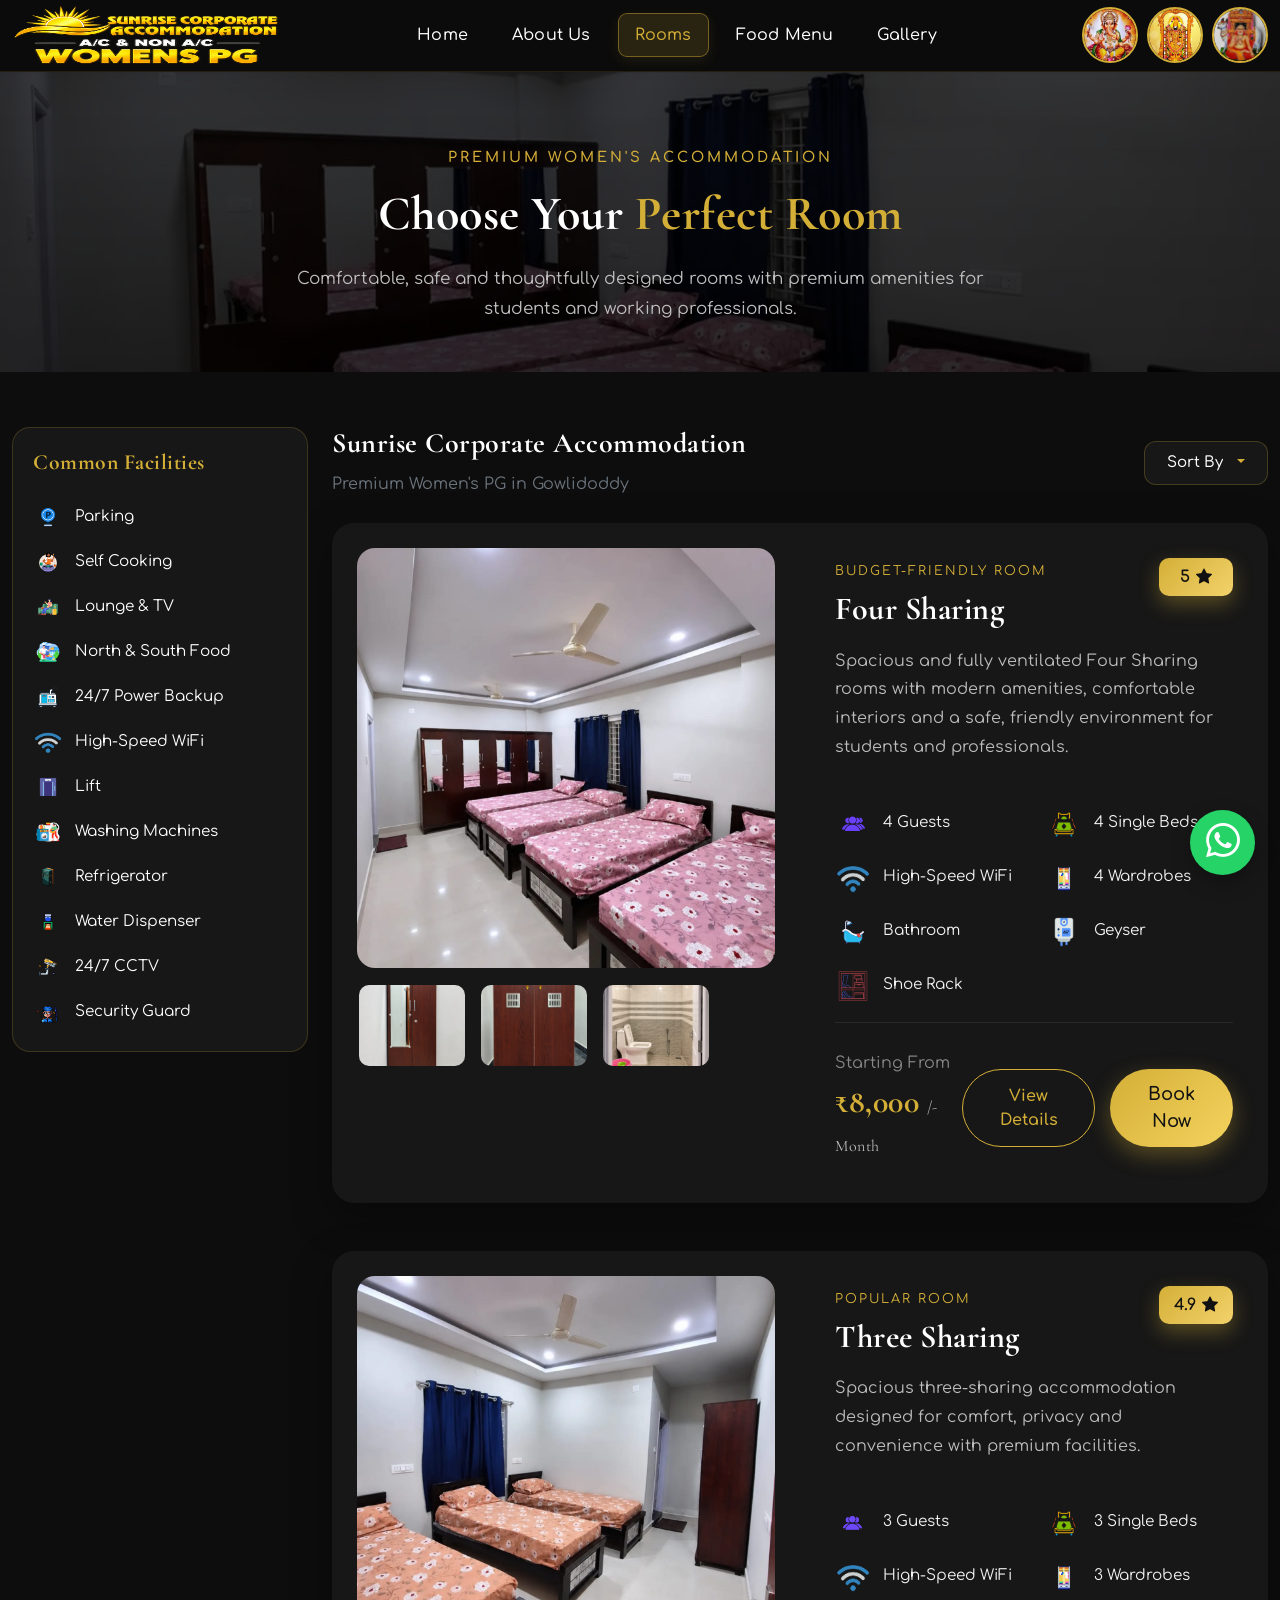
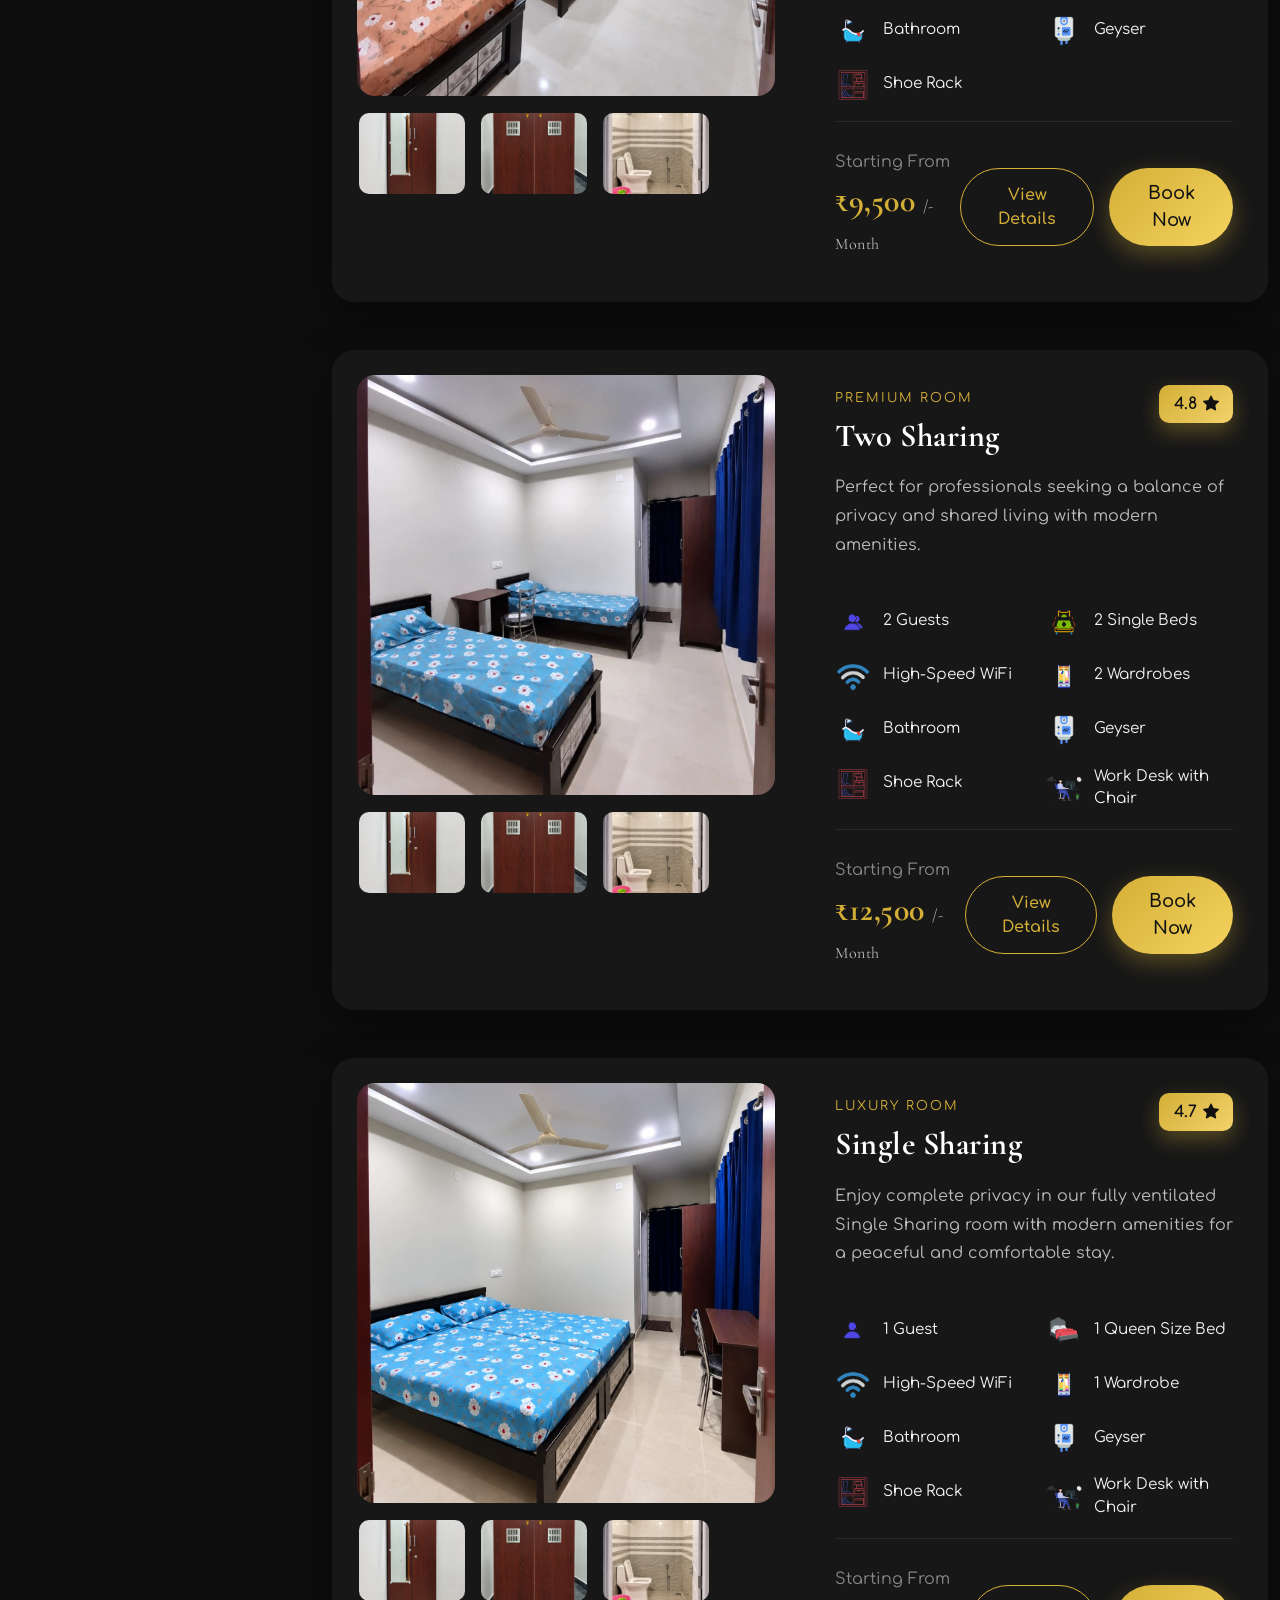
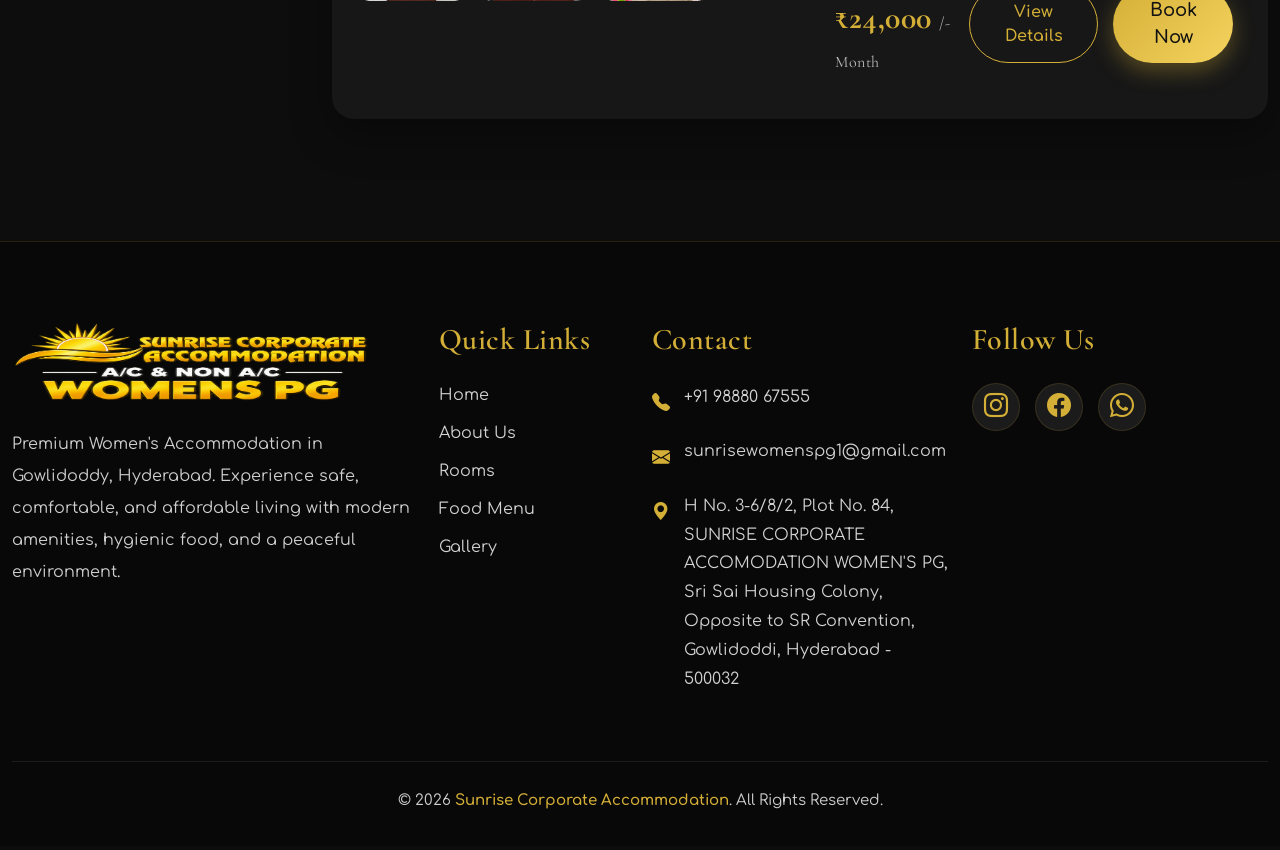
<file: rooms.html>
<!DOCTYPE html>
<html lang="en">

<head>

    <meta charset="UTF-8">

    <meta name="viewport"
          content="width=device-width, initial-scale=1.0">

    <title>Sunrise Corporate Accommodation</title>

    <meta name="description"
          content="Sunrise Corporate Accommodation">

    <meta name="author"
          content="Guru Teja">

    <!-- Favicon -->
    <link rel="icon"
          type="image/x-icon"
          href="logo/favicon.ico">

    <!-- Bootstrap -->
    <link rel="stylesheet"
          href="Bootstrap/css/bootstrap.min.css">

    <!-- Google Fonts -->
    <link rel="preconnect"
          href="https://fonts.googleapis.com">

    <link rel="preconnect"
          href="https://fonts.gstatic.com"
          crossorigin>

    <link href="https://fonts.googleapis.com/css2?family=Comfortaa:wght@300;400;500;600;700&family=Space+Grotesk:wght@300;400;500;600;700&family=Cormorant+Garamond:wght@400;500;600;700&display=swap"
          rel="stylesheet">

    <!-- Bootstrap Icons -->
    <link rel="stylesheet"
          href="https://cdn.jsdelivr.net/npm/bootstrap-icons@1.11.3/font/bootstrap-icons.min.css">

    <!-- Custom CSS -->
    <link rel="stylesheet"
          href="css/style.css">

    <link rel="stylesheet"
          href="css/rooms.css">

    <style>
        .section-description--narrow {
            max-width: 700px;
        }
    </style>

    <!-- jQuery -->
    <script src="Jquery/jquery-3.6.4.min.js"></script>

    <script src="Jquery/jquery-ui.min.js"></script>

</head>
<body>
    
<!-- =======================================
                NAVBAR
======================================== -->

<nav class="navbar navbar-expand-lg sticky-top">

    <div class="container">

        <!-- MOBILE TOP GOD IMAGES -->
        <div class="mobile-gods">

            <img src="logo/ganesh.jpg" alt="God Image">

            <img src="logo/venkateswara.jpg"
                 alt="God Image"
                 class="god-center">

            <img src="logo/raghavendra.jpg" alt="God Image">

        </div>


        <!-- SUNRISE LOGO -->
        <a class="navbar-brand" href="index.html">

            <img src="logo/sunrise.png"
                 class="logo-img"
                 alt="Sunrise">

        </a>


        <!-- NAVIGATION -->
        <div class="collapse navbar-collapse show"
             id="navbarSupportedContent">

            <ul class="navbar-nav mx-auto">

                <li class="nav-item">
                    <a class="nav-link"
                       href="index.html">Home</a>
                </li>

                <li class="nav-item">
                    <a class="nav-link"
                       href="about.html">About Us</a>
                </li>

                <li class="nav-item">
                    <a class="nav-link"
                       href="rooms.html">Rooms</a>
                </li>

                <li class="nav-item">
                    <a class="nav-link"
                       href="foodmenu.html">Food Menu</a>
                </li>

                <li class="nav-item">
                    <a class="nav-link"
                       href="gallery.html">Gallery</a>
                </li>

            </ul>

        </div>

    </div>

</nav>
        
    
    <!--body-->
  
    <!-- ===========================
            ROOMS HERO
    ============================ -->

    <section class="rooms-hero">

        <div class="container">

            <div class="text-center">

                        <p class="section-subtitle">
                            PREMIUM WOMEN'S ACCOMMODATION
                        </p>

                        <h1 class="section-title">
                            Choose Your <span>Perfect Room</span>
                        </h1>

                        <p class="section-description mx-auto">
                            Comfortable, safe and thoughtfully designed rooms with premium amenities
                            for students and working professionals.
                        </p>

                    </div>

                </div>

            </section>

            <!-- ===========================
                    MAIN LAYOUT
            ============================ -->

            <section class="rooms-section">

                <div class="container">

                    <div class="row">

                        <!-- Sidebar -->

                        <aside class="col-lg-3 mb-4">

                            <div class="facility-card sticky-top">

                                <h4 class="mb-4">
                                    Common Facilities
                                </h4>

                                <div class="facility-list">

                                    <div class="facility-item">
                                        <img src="img/assets/parking.png"
                                            alt=""
                                            aria-hidden="true">
                                        <span>Parking</span>
                                    </div>

                                    <div class="facility-item">
                                        <img src="img/assets/selfcooking.png"
                                             alt=""
                                             aria-hidden="true">
                                        <span>Self Cooking</span>
                                    </div>

                                    <div class="facility-item">
                                        <img src="img/assets/lounge.png"
                                             alt=""
                                             aria-hidden="true">
                                        <span>Lounge & TV</span>
                                    </div>

                                    <div class="facility-item">
                                        <img src="img/assets/food.png"
                                             alt=""
                                             aria-hidden="true">
                                        <span>North & South Food</span>
                                    </div>

                                    <div class="facility-item">
                                        <img src="img/assets/powerbackup.png"
                                             alt=""
                                             aria-hidden="true">
                                        <span>24/7 Power Backup</span>
                                    </div>

                                    <div class="facility-item">
                                        <img src="img/assets/wifi.png"
                                             alt=""
                                             aria-hidden="true">
                                        <span>High-Speed WiFi</span>
                                    </div>

                                    <div class="facility-item">
                                        <img src="img/assets/lift.png"
                                        alt=""
                                             aria-hidden="true">
                                        <span>Lift</span>
                                    </div>

                                    <div class="facility-item">
                                        <img src="img/assets/washingmachine.png"
                                             alt=""
                                             aria-hidden="true">
                                        <span>Washing Machines</span>
                                    </div>

                                    <div class="facility-item">
                                        <img src="img/assets/refrigerator.png"
                                             alt=""
                                             aria-hidden="true">
                                        <span>Refrigerator</span>
                                    </div>

                                    <div class="facility-item">
                                        <img src="img/assets/waterdispenser.png"
                                             alt=""
                                             aria-hidden="true">
                                        <span>Water Dispenser</span>
                                    </div>

                                    <div class="facility-item">
                                        <img src="img/assets/cctv.png"
                                             alt=""
                                             aria-hidden="true">
                                        <span>24/7 CCTV</span>
                                    </div>

                                    <div class="facility-item">
                                        <img src="img/assets/securityguard.png"
                                             alt=""
                                             aria-hidden="true">
                                        <span>Security Guard</span>
                                    </div>

                                </div>

                            </div>

                        </aside>

                        <!-- Right Content -->

                        <div class="col-lg-9">

                            <!-- Heading -->

                            <div class="d-flex justify-content-between align-items-center mb-4 flex-wrap">

                                <div>

                                    <h3 class="mb-2">
                                        Sunrise Corporate Accommodation
                                    </h3>

                                    <p class="text-secondary mb-0">
                                        Premium Women's PG in Gowlidoddy
                                    </p>

                                </div>

                                <div class="dropdown mt-3 mt-lg-0">

                                    <button class="btn sort-btn dropdown-toggle"
                                        data-bs-toggle="dropdown">

                                        Sort By

                                    </button>

                                    <ul class="dropdown-menu">

                                        <li>
                                            <button class="dropdown-item"
                                                    onclick="sortRooms('popularity')">
                                                Popularity
                                            </button>
                                        </li>

                                        <li>
                                            <button class="dropdown-item"
                                                    onclick="sortRooms('rating')">
                                                Ratings
                                            </button>
                                        </li>

                                        <li>
                                            <button class="dropdown-item"
                                                    onclick="sortRooms('low')">
                                                Price Low To High
                                            </button>
                                        </li>

                                        <li>
                                            <button class="dropdown-item"
                                                    onclick="sortRooms('high')">
                                                Price High To Low
                                            </button>
                                        </li>

                                    </ul>

                                </div>

                            </div>

                            <!-- Cards -->

                            <div id="roomContainer">

                                <!-- Four Sharing Card -->

                                <!-- =========================================
                                        FOUR SHARING
                                ========================================= -->

                                <div class="room-wrapper mb-5">

                                    <div class="room-card card"
                                        id="card1"
                                        data-price="8000"
                                        data-rating="5"
                                        data-popularity="70">

                                        <div class="row g-0">

                                            <!-- ======================
                                                    IMAGE SECTION
                                            ======================= -->

                                            <div class="col-lg-6">

                                                <div class="room-gallery">

                                                    <img src="img/gallery/rooms/4 sharing.jpeg"
                                                        class="main-room-image"
                                                        id="mainImage4"
                                                        alt="Four sharing room view">

                                                    <div class="thumbnail-row">

                                                        <img src="img/gallery/rooms/Cupboard.jpeg"
                                                            alt="Cupboard"
                                                            onclick="changeImage('mainImage4',this.src)">

                                                        <img src="img/gallery/rooms/Shoerack.jpeg"
                                                            alt="Shoerack"
                                                            onclick="changeImage('mainImage4',this.src)">

                                                        <img src="img/gallery/bathrooms/Bathroom.jpeg"
                                                            alt="Bathroom"
                                                            onclick="changeImage('mainImage4',this.src)">

                                                    </div>

                                                </div>

                                            </div>

                                            <!-- ======================
                                                    DETAILS
                                            ======================= -->

                                            <div class="col-lg-6">

                                                <div class="room-content">

                                                    <div class="d-flex justify-content-between align-items-start">

                                                        <div>

                                                            <span class="room-category">
                                                                BUDGET-FRIENDLY ROOM
                                                            </span>

                                                            <h2>
                                                                Four Sharing
                                                            </h2>

                                                        </div>

                                                        <div class="room-rating">
                                                            <span>5</span>
                                                            <i class="bi bi-star-fill"></i>
                                                        </div>

                                                    </div>

                                                    <p class="room-description">

                                                        Spacious and fully ventilated Four Sharing rooms with
                                                        modern amenities, comfortable interiors and a safe,
                                                        friendly environment for students and professionals.

                                                    </p>

                                                    <!-- FEATURES -->

                                                    <div class="row mt-4">

                                                        <div class="col-6">

                                                            <div class="room-feature">

                                                                <img src="img/assets/four.png" alt="4 guests icon">

                                                                <span>4 Guests</span>

                                                            </div>

                                                        </div>

                                                        <div class="col-6">

                                                            <div class="room-feature">

                                                                <img src="img/assets/bed.png" alt="single beds icon">

                                                                <span>4 Single Beds</span>

                                                            </div>

                                                        </div>

                                                        <div class="col-6">

                                                            <div class="room-feature">

                                                                <img src="img/assets/wifi.png" alt="wifi icon">

                                                                <span>High-Speed WiFi</span>

                                                            </div>

                                                        </div>

                                                        <div class="col-6">

                                                            <div class="room-feature">

                                                                <img src="img/assets/wardrobe.png" alt="wardrobe icon">

                                                                <span>4 Wardrobes</span>

                                                            </div>

                                                        </div>

                                                        <div class="col-6">

                                                            <div class="room-feature">

                                                                <img src="img/assets/bathroom.png" alt="bathroom icon">

                                                                <span>Bathroom</span>

                                                            </div>

                                                        </div>

                                                        <div class="col-6">

                                                            <div class="room-feature">

                                                                <img src="img/assets/geyser.png" alt="geyser icon">

                                                                <span>Geyser</span>

                                                            </div>

                                                        </div>

                                                        <div class="col-6">

                                                            <div class="room-feature">

                                                                <img src="img/assets/shoerack.png" alt="shoe rack icon">

                                                                <span>Shoe Rack</span>

                                                            </div>

                                                        </div>

                                                    </div>

                                                    <!-- PRICE -->

                                                    <div class="room-bottom">

                                                        <div>

                                                            <p class="price-label">

                                                                Starting From

                                                            </p>

                                                            <h3 class="room-price">

                                                                ₹8,000

                                                                <span>/- Month</span>

                                                            </h3>

                                                        </div>

                                                        <div class="room-buttons">

                                                            <button class="btn btn-outline-dark" onclick="openRoom('four')">
                                                                View Details
                                                            </button>

                                                            <a href="#" class="btn book-btn">
                                                                Book Now
                                                            </a>

                                                        </div>

                                                    </div>

                                                </div>

                                            </div>

                                        </div>

                                    </div>

                                </div>

                                <!-- =========================================
                                        THREE SHARING
                                ========================================= -->

                                <div class="room-wrapper mb-5">

                                    <div class="room-card card"
                                        id="card2"
                                        data-price="9500"
                                        data-rating="4.9"
                                        data-popularity="80">

                                        <div class="row g-0">

                                            <!-- Images -->

                                            <div class="col-lg-6">

                                                <div class="room-gallery">

                                                    <img src="img/gallery/rooms/3 sharing.jpeg"
                                                        class="main-room-image"
                                                        id="mainImage3"
                                                        alt="Three sharing room main image">

                                                    <div class="thumbnail-row">

                                                        <img src="img/gallery/rooms/Cupboard.jpeg"
                                                            alt="Cupboard"
                                                            onclick="changeImage('mainImage3',this.src)">

                                                        <img src="img/gallery/rooms/Shoerack.jpeg"
                                                            alt="Shoerack"
                                                            onclick="changeImage('mainImage3',this.src)">

                                                        <img src="img/gallery/bathrooms/Bathroom.jpeg"
                                                            alt="Bathroom"
                                                            onclick="changeImage('mainImage3',this.src)">

                                                    </div>

                                                </div>

                                            </div>

                                            <!-- Details -->

                                            <div class="col-lg-6">

                                                <div class="room-content">

                                                    <div class="d-flex justify-content-between">

                                                        <div>

                                                            <span class="room-category">
                                                                POPULAR ROOM
                                                            </span>

                                                            <h2>Three Sharing</h2>

                                                        </div>

                                                        <div class="room-rating">
                                                            <span>4.9</span>
                                                            <i class="bi bi-star-fill"></i>
                                                        </div>

                                                    </div>

                                                    <p class="room-description">

                                                        Spacious three-sharing accommodation designed for comfort,
                                                        privacy and convenience with premium facilities.

                                                    </p>

                                                    <div class="row mt-4">

                                                        <div class="col-6">
                                                            <div class="room-feature">
                                                                <img src="img/assets/three.png" alt="Three guests icon">
                                                                <span>3 Guests</span>
                                                            </div>
                                                        </div>

                                                        <div class="col-6">
                                                            <div class="room-feature">
                                                                <img src="img/assets/bed.png" alt="Bed icon">
                                                                <span>3 Single Beds</span>
                                                            </div>
                                                        </div>

                                                        <div class="col-6">
                                                            <div class="room-feature">
                                                                <img src="img/assets/wifi.png" alt="WiFi icon">
                                                                <span>High-Speed WiFi</span>
                                                            </div>
                                                        </div>

                                                        <div class="col-6">
                                                            <div class="room-feature">
                                                                <img src="img/assets/wardrobe.png" alt="Wardrobe icon">
                                                                <span>3 Wardrobes</span>
                                                            </div>
                                                        </div>

                                                        <div class="col-6">
                                                            <div class="room-feature">
                                                                <img src="img/assets/bathroom.png" alt="Bathroom icon">
                                                                <span>Bathroom</span>
                                                            </div>
                                                        </div>

                                                        <div class="col-6">
                                                            <div class="room-feature">
                                                                <img src="img/assets/geyser.png" alt="Geyser icon">
                                                                <span>Geyser</span>
                                                            </div>
                                                        </div>

                                                        <div class="col-6">
                                                            <div class="room-feature">
                                                                <img src="img/assets/shoerack.png" alt="Shoe rack icon">
                                                                <span>Shoe Rack</span>
                                                            </div>
                                                        </div>

                                                    </div>

                                                    <div class="room-bottom">

                                                        <div>

                                                            <p class="price-label">
                                                                Starting From
                                                            </p>

                                                            <h3 class="room-price">
                                                                ₹9,500
                                                                <span>/- Month</span>
                                                            </h3>

                                                        </div>

                                                        <div class="room-buttons">

                                                            <button class="btn btn-outline-dark" onclick="openRoom('three')">
                                                                View Details
                                                            </button>

                                                            <a href="#" class="btn book-btn">
                                                                Book Now
                                                            </a>

                                                        </div>

                                                    </div>

                                                </div>

                                            </div>

                                        </div>

                                    </div>

                                </div>

                                <!-- =========================================
                                        TWO SHARING
                                ========================================= -->

                                <div class="room-wrapper mb-5">

                                    <div class="room-card card"
                                        id="card3"
                                        data-price="12000"
                                        data-rating="4.8"
                                        data-popularity="90">

                                        <div class="row g-0">

                                            <div class="col-lg-6">

                                                <div class="room-gallery">

                                                    <img src="img/gallery/rooms/2 sharing.jpeg"
                                                        class="main-room-image"
                                                        id="mainImage2"
                                                        alt="Main room image">

                                                    <div class="thumbnail-row">

                                                        <img src="img/gallery/rooms/Cupboard.jpeg"
                                                        onclick="changeImage('mainImage2',this.src)"
                                                        alt="Cupboard">

                                                        <img src="img/gallery/rooms/Shoerack.jpeg"
                                                        onclick="changeImage('mainImage2',this.src)"
                                                        alt="Shoerack">

                                                        <img src="img/gallery/bathrooms/Bathroom.jpeg"
                                                        onclick="changeImage('mainImage2',this.src)"
                                                        alt="Bathroom">

                                                    </div>

                                                </div>

                                            </div>

                                            <div class="col-lg-6">

                                                <div class="room-content">

                                                    <div class="d-flex justify-content-between">

                                                        <div>

                                                            <span class="room-category">
                                                            PREMIUM ROOM
                                                            </span>

                                                            <h2>Two Sharing</h2>

                                                        </div>

                                                        <div class="room-rating">
                                                            <span>4.8</span>
                                                            <i class="bi bi-star-fill"></i>
                                                        </div>

                                                    </div>

                                                    <p class="room-description">

                                                    Perfect for professionals seeking a balance of privacy and shared living with modern amenities.

                                                    </p>

                                                    <div class="row mt-4">

                                                        <div class="col-6">
                                                            <div class="room-feature">
                                                                <img src="img/assets/two.png" alt="2 guests">
                                                                <span>2 Guests</span>
                                                            </div>
                                                        </div>

                                                        <div class="col-6">
                                                            <div class="room-feature">
                                                                <img src="img/assets/bed.png" alt="2 beds">
                                                                <span>2 Single Beds</span>
                                                            </div>
                                                        </div>

                                                        <div class="col-6">
                                                            <div class="room-feature">
                                                                <img src="img/assets/wifi.png" alt="High-Speed WiFi">
                                                                <span>High-Speed WiFi</span>
                                                            </div>
                                                        </div>

                                                        <div class="col-6">
                                                            <div class="room-feature">
                                                                <img src="img/assets/wardrobe.png" alt="Wardrobe">
                                                                <span>2 Wardrobes</span>
                                                            </div>
                                                        </div>

                                                        <div class="col-6">
                                                            <div class="room-feature">
                                                                <img src="img/assets/bathroom.png" alt="bathroom">
                                                                <span>Bathroom</span>
                                                            </div>
                                                        </div>

                                                        <div class="col-6">
                                                            <div class="room-feature">
                                                                <img src="img/assets/geyser.png" alt="geyser">
                                                                <span>Geyser</span>
                                                            </div>
                                                        </div>

                                                        <div class="col-6">
                                                            <div class="room-feature">
                                                                <img src="img/assets/shoerack.png" alt="Shoe Rack">
                                                                <span>Shoe Rack</span>
                                                            </div>
                                                        </div>

                                                        <div class="col-6">
                                                            <div class="room-feature">
                                                                <img src="img/assets/workingdesk.png" alt="Work Desk and Chair">
                                                                <span>Work Desk with Chair</span>
                                                            </div>
                                                        </div>

                                                    </div>

                                                    <div class="room-bottom">

                                                        <div>

                                                            <p class="price-label">
                                                            Starting From
                                                            </p>

                                                            <h3 class="room-price">
                                                            ₹12,500
                                                            <span>/- Month</span>
                                                            </h3>

                                                        </div>

                                                        <div class="room-buttons">

                                                            <button class="btn btn-outline-dark"
                                                            onclick="openRoom('two')">
                                                            View Details
                                                            </button>

                                                            <a href="#" class="btn book-btn">
                                                                Book Now
                                                            </a>

                                                        </div>

                                                    </div>

                                                </div>

                                            </div>

                                        </div>

                                    </div>

                                </div>

                                <!-- =========================================
                                        SINGLE SHARING
                                ========================================= -->

                                <div class="room-wrapper mb-5">

                                    <div class="room-card card"
                                        id="card2"
                                        data-price="22000"
                                        data-rating="4.7"
                                        data-popularity="100">

                                        <div class="row g-0">

                                            <!-- Images -->

                                            <div class="col-lg-6">

                                                <div class="room-gallery">

                                                    <img src="img/gallery/rooms/1 sharing.jpeg"
                                                        class="main-room-image"
                                                        id="mainImage1"
                                                        alt="Main room view"
                                                        title="Main room view">

                                                    <div class="thumbnail-row">

                                                        <img src="img/gallery/rooms/Cupboard.jpeg"
                                                            onclick="changeImage('mainImage1',this.src)"
                                                            alt="Cupboard">

                                                        <img src="img/gallery/rooms/Shoerack.jpeg"
                                                            onclick="changeImage('mainImage1',this.src)"
                                                            alt="Shoerack">

                                                        <img src="img/gallery/bathrooms/Bathroom.jpeg"
                                                            onclick="changeImage('mainImage1',this.src)"
                                                            alt="Bathroom">

                                                    </div>

                                                </div>

                                            </div>

                                            <!-- Details -->

                                            <div class="col-lg-6">

                                                <div class="room-content">

                                                    <div class="d-flex justify-content-between">

                                                        <div>

                                                            <span class="room-category">
                                                                LUXURY ROOM
                                                            </span>

                                                            <h2>Single Sharing</h2>

                                                        </div>

                                                        <div class="room-rating">
                                                            <span>4.7</span>
                                                            <i class="bi bi-star-fill"></i>
                                                        </div>

                                                    </div>

                                                    <p class="room-description">

                                                        Enjoy complete privacy in our fully ventilated Single Sharing room with
                                                        modern amenities for a peaceful and comfortable stay.
                                                    </p>

                                                    <div class="row mt-4">

                                                        <div class="col-6">
                                                            <div class="room-feature">
                                                                <img src="img/assets/single.png" alt="Single guest icon">
                                                                <span>1 Guest</span>
                                                            </div>
                                                        </div>

                                                        <div class="col-6">
                                                            <div class="room-feature">
                                                                <img src="img/assets/queenbed.png" alt="Queen size bed icon">
                                                                <span>1 Queen Size Bed</span>
                                                            </div>
                                                        </div>

                                                        <div class="col-6">
                                                            <div class="room-feature">
                                                                <img src="img/assets/wifi.png" alt="WiFi icon">
                                                                <span>High-Speed WiFi</span>
                                                            </div>
                                                        </div>

                                                        <div class="col-6">
                                                            <div class="room-feature">
                                                                <img src="img/assets/wardrobe.png" alt="Wardrobe icon">
                                                                <span>1 Wardrobe</span>
                                                            </div>
                                                        </div>

                                                        <div class="col-6">
                                                            <div class="room-feature">
                                                                <img src="img/assets/bathroom.png" alt="Bathroom icon">
                                                                <span>Bathroom</span>
                                                            </div>
                                                        </div>

                                                        <div class="col-6">
                                                            <div class="room-feature">
                                                                <img src="img/assets/geyser.png" alt="Geyser icon">
                                                                <span>Geyser</span>
                                                            </div>
                                                        </div>

                                                        <div class="col-6">
                                                            <div class="room-feature">
                                                                <img src="img/assets/shoerack.png" alt="Shoe rack icon">
                                                                <span>Shoe Rack</span>
                                                            </div>
                                                        </div>

                                                        <div class="col-6">
                                                            <div class="room-feature">
                                                                <img src="img/assets/workingdesk.png" alt="Work desk icon">
                                                                <span>Work Desk with Chair</span>
                                                            </div>
                                                        </div>

                                                    </div>

                                                    <div class="room-bottom">

                                                        <div>

                                                            <p class="price-label">
                                                                Starting From
                                                            </p>

                                                            <h3 class="room-price">
                                                                ₹24,000
                                                                <span>/- Month</span>
                                                            </h3>

                                                        </div>

                                                        <div class="room-buttons">

                                                            <button class="btn btn-outline-dark" onclick="openRoom('single')">
                                                                View Details
                                                            </button>

                                                            <a href="#" class="btn book-btn">
                                                                Book Now
                                                            </a>

                                                        </div>

                                                    </div>

                                                </div>

                                            </div>

                                        </div>

                                    </div>

                                </div>

                                <!-- =========================================
                                            FITNESS CENTER
                                ========================================= -->

                                <!-- <div class="room-wrapper mb-5">

                                    <div class="room-card card">

                                        <div class="row g-0">

                                            <div class="col-lg-6">

                                                <div class="room-gallery">

                                                    <img src="img/homestay-hotel.jpg"
                                                    class="main-room-image"
                                                    id="mainImage5"
                                                    alt="Main homestay hotel image">

                                                    <div class="thumbnail-row">

                                                        <img src="img/image.jpeg"
                                                            onclick="changeImage('mainImage5',this.src)"
                                                            alt="Thumbnail 1 of homestay hotel">

                                                        <img src="img/images.jpeg"
                                                            onclick="changeImage('mainImage5',this.src)"
                                                            alt="Thumbnail 2 of homestay hotel">

                                                        <img src="img/homestay-hotel.jpg"
                                                            onclick="changeImage('mainImage5',this.src)"
                                                            alt="Thumbnail 3 of homestay hotel">

                                                    </div>

                                                </div>

                                            </div>

                                            <div class="col-lg-6">

                                                <div class="room-content">

                                                    <div class="d-flex justify-content-between">

                                                        <div>

                                                            <span class="room-category">
                                                                EXCLUSIVE FACILITY
                                                            </span>

                                                            <h2>Fitness Center</h2>

                                                        </div>

                                                        <div class="room-rating">
                                                            <span>5</span>
                                                            <i class="bi bi-star-fill"></i>
                                                        </div>

                                                    </div>

                                                    <p class="room-description">

                                                        Stay healthy and active with our resident-exclusive gym. Enjoy a clean and 
                                                        comfortable space for your daily workouts, making it easy to maintain a 
                                                        healthy lifestyle as part of your accommodation..

                                                    </p>

                                                    <div class="gym-hours">

                                                        <div class="hour-card">

                                                            <i class="bi bi-sunrise-fill"></i>

                                                            <div>

                                                                <span>Morning</span>

                                                                <h6>6:00 AM – 10:00 AM</h6>

                                                            </div>

                                                        </div>

                                                        <div class="hour-card">

                                                            <i class="bi bi-moon-stars-fill"></i>

                                                            <div>

                                                                <span>Evening</span>

                                                                <h6>5:00 PM – 9:00 PM</h6>

                                                            </div>

                                                        </div>

                                                    </div>

                                                    <div class="row mt-4">

                                                        <div class="col-6">                             
                                                            <div class="room-feature">
                                                                <i class="bi bi-check-circle-fill text-warning"></i>
                                                                <span>Strength Equipment</span>
                                                            </div>
                                                        </div>

                                                        <div class="col-6">     
                                                            <div class="room-feature">
                                                                <i class="bi bi-check-circle-fill text-warning"></i>
                                                                <span>Cardio Machines</span>
                                                            </div>
                                                        </div>

                                                        <div class="col-6">
                                                            <div class="room-feature">
                                                                <i class="bi bi-check-circle-fill text-warning"></i>
                                                                <span>Safe Environment</span>
                                                            </div>
                                                        </div>

                                                        <div class="col-6">
                                                            <div class="room-feature">
                                                                <i class="bi bi-check-circle-fill text-warning"></i>
                                                                <span>Included for Residents only</span>
                                                            </div>
                                                        </div>

                                                    </div>

                                                    <div class="room-bottom">

                                                        <div>

                                                            <p class="price-label">

                                                                Membership

                                                            </p>

                                                            <h3 class="room-price">

                                                                FREE

                                                            </h3>

                                                        </div>

                                                        <button class="btn btn-dark">

                                                            Explore Facility

                                                        </button>

                                                    </div>

                                                </div>

                                            </div>

                                        </div>

                                    </div>

                                </div> -->

                            </div>

                        </div>

                    </div>

                </div>

            </section>

            <!-- ===========================================
                        ROOM DETAILS MODAL
            =========================================== -->

            <!-- ===========================================
                        FOUR SHARING DETAILS MODAL
            =========================================== -->

            <!-- <div class="modal fade"
                id="roomModal"
                tabindex="-1">

                <div class="modal-dialog modal-xl modal-dialog-centered modal-dialog-scrollable">

                    <div class="modal-content luxury-modal">

                        <div class="modal-header border-0">

                            <h3 id="modalRoomTitle">

                                Four Sharing

                            </h3>

                            <button
                                type="button"
                                class="btn-close btn-close-white"
                                data-bs-dismiss="modal"
                                aria-label="Close"
                                title="Close">
                            </button>

                        </div>

                        <div class="modal-body">

                            <div class="row">

                                <div class="col-lg-6">

                                    <img id="modalMainImage"
                                        src="img/gallery/rooms/4 sharing.jpeg"
                                        class="modal-main-image"
                                        alt="Four Sharing room main image">

                                    <div class="modal-gallery mt-3">

                                        <img src="img/image.jpeg"
                                            onclick="changeModalImage(this.src)"
                                            alt="Four Sharing room image 1">

                                        <img src="img/images.jpeg"
                                            onclick="changeModalImage(this.src)"
                                            alt="Four Sharing room image 2">

                                        <img src="img/homestay-hotel.jpg"
                                            onclick="changeModalImage(this.src)"
                                            alt="Four Sharing room image 3">

                                    </div>

                                </div>

                                <div class="col-lg-6">

                                    <div class="modal-price">

                                        <span id="modalPrice">₹8,000</span>

                                        <small>/- Month</small>

                                    </div>

                                    <div class="availability">

                                        <span class="badge bg-success">

                                            Rooms Available

                                        </span>

                                    </div>

                                    <hr>

                                    <h5 class="gold-heading">

                                        Room Description

                                    </h5>

                                    <p id="modalDescription">

                                        Spacious fully ventilated premium room with attached
                                        bathroom, wardrobes, study area and high-speed WiFi.

                                    </p>

                                    <hr>

                                    <h5 class="gold-heading">

                                        Amenities

                                    </h5>

                                    <div
                                        id="modalAmenities"
                                        class="modal-features">

                                    </div>

                                    <hr>

                                    <div class="row">

                                        <div class="col-6">

                                            <div class="detail-box">

                                                <h6>Security Deposit</h6>

                                                <p>₹ 3000/-</p>

                                            </div>

                                        </div>

                                        <div class="col-6">

                                            <div class="detail-box">

                                                <h6>Electricity</h6>

                                                <p>Included</p>

                                            </div>

                                        </div>

                                        <div class="col-6">

                                            <div class="detail-box">

                                                <h6>Food</h6>

                                                <p>3x Meals</p>

                                            </div>

                                        </div>

                                        <div class="col-6">

                                            <div class="detail-box">

                                                <h6>Maintenance</h6>

                                                <p>Included</p>

                                            </div>

                                        </div>

                                    </div>

                                    <div class="d-grid mt-4">

                                        <button class="btn btn-warning btn-lg">

                                            Book This Room

                                        </button>

                                    </div>

                                </div>

                            </div>

                        </div>

                    </div>

                </div>

            </div> -->

            <!-- ===========================================
                        THREE SHARING DETAILS MODAL
            =========================================== -->

            <!-- <div class="modal fade"
                id="roomModal"
                tabindex="-1">

                <div class="modal-dialog modal-xl modal-dialog-centered modal-dialog-scrollable">

                    <div class="modal-content luxury-modal">

                        <div class="modal-header border-0">

                            <h3 id="modalRoomTitle">

                                Three Sharing

                            </h3>

                            <button
                                type="button"
                                class="btn-close btn-close-white"
                                data-bs-dismiss="modal"
                                aria-label="Close"
                                title="Close">
                            </button>

                        </div>

                        <div class="modal-body">

                            <div class="row">

                                <div class="col-lg-6">

                                    <img id="modalMainImage"
                                        src="img/gallery/rooms/3 sharing.jpeg"
                                        class="modal-main-image"
                                        alt="Three Sharing room main image">

                                    <div class="modal-gallery mt-3">

                                        <img src="img/image.jpeg"
                                            onclick="changeModalImage(this.src)"
                                            alt="Three Sharing room image 1">

                                        <img src="img/images.jpeg"
                                            onclick="changeModalImage(this.src)"
                                            alt="Three Sharing room image 2">

                                        <img src="img/homestay-hotel.jpg"
                                            onclick="changeModalImage(this.src)"
                                            alt="Three Sharing room image 3">

                                    </div>

                                </div>

                                <div class="col-lg-6">

                                    <div class="modal-price">

                                        <span id="modalPrice">₹9,500</span>

                                        <small>/- Month</small>

                                    </div>

                                    <div class="availability">

                                        <span class="badge bg-success">

                                            Rooms Available

                                        </span>

                                    </div>

                                    <hr>

                                    <h5 class="gold-heading">

                                        Room Description

                                    </h5>

                                    <p id="modalDescription">

                                        Spacious fully ventilated premium room with attached
                                        bathroom, wardrobes, study area and high-speed WiFi.

                                    </p>

                                    <hr>

                                    <h5 class="gold-heading">

                                        Amenities

                                    </h5>

                                    <div
                                        id="modalAmenities"
                                        class="modal-features">

                                    </div>

                                    <hr>

                                    <div class="row">

                                        <div class="col-6">

                                            <div class="detail-box">

                                                <h6>Security Deposit</h6>

                                                <p>₹ 3000/-</p>

                                            </div>

                                        </div>

                                        <div class="col-6">

                                            <div class="detail-box">

                                                <h6>Electricity</h6>

                                                <p>Included</p>

                                            </div>

                                        </div>

                                        <div class="col-6">

                                            <div class="detail-box">

                                                <h6>Food</h6>

                                                <p>3x Meals</p>

                                            </div>

                                        </div>

                                        <div class="col-6">

                                            <div class="detail-box">

                                                <h6>Maintenance</h6>

                                                <p>Included</p>

                                            </div>

                                        </div>

                                    </div>

                                    <div class="d-grid mt-4">

                                        <button class="btn btn-warning btn-lg">

                                            Book This Room

                                        </button>

                                    </div>

                                </div>

                            </div>

                        </div>

                    </div>

                </div>

            </div> -->

            <!-- ===========================================
                        TWO SHARING DETAILS MODAL
            =========================================== -->

            <!-- <div class="modal fade"
                id="roomModal"
                tabindex="-1">

                <div class="modal-dialog modal-xl modal-dialog-centered modal-dialog-scrollable">

                    <div class="modal-content luxury-modal">

                        <div class="modal-header border-0">

                            <h3 id="modalRoomTitle">

                                Two Sharing

                            </h3>

                            <button
                                type="button"
                                class="btn-close btn-close-white"
                                data-bs-dismiss="modal"
                                aria-label="Close"
                                title="Close">
                            </button>

                        </div>

                        <div class="modal-body">

                            <div class="row">

                                <div class="col-lg-6">

                                    <img id="modalMainImage"
                                        src="img/gallery/rooms/2 sharing.jpeg"
                                        class="modal-main-image"
                                        alt="Two Sharing room main image">

                                    <div class="modal-gallery mt-3">

                                        <img src="img/image.jpeg"
                                            onclick="changeModalImage(this.src)"
                                            alt="Two Sharing room image 1">

                                        <img src="img/images.jpeg"
                                            onclick="changeModalImage(this.src)"
                                            alt="Two Sharing room image 2">

                                        <img src="img/homestay-hotel.jpg"
                                            onclick="changeModalImage(this.src)"
                                            alt="Two Sharing room image 3">

                                    </div>

                                </div>

                                <div class="col-lg-6">

                                    <div class="modal-price">

                                        <span id="modalPrice">₹12,500</span>

                                        <small>/- Month</small>

                                    </div>

                                    <div class="availability">

                                        <span class="badge bg-success">

                                            Rooms Available

                                        </span>

                                    </div>

                                    <hr>

                                    <h5 class="gold-heading">

                                        Room Description

                                    </h5>

                                    <p id="modalDescription">

                                        Spacious fully ventilated premium room with attached
                                        bathroom, wardrobes, study area and high-speed WiFi.

                                    </p>

                                    <hr>

                                    <h5 class="gold-heading">

                                        Amenities

                                    </h5>

                                    <div
                                        id="modalAmenities"
                                        class="modal-features">

                                    </div>

                                    <hr>

                                    <div class="row">

                                        <div class="col-6">

                                            <div class="detail-box">

                                                <h6>Security Deposit</h6>

                                                <p>₹ 3000/-</p>

                                            </div>

                                        </div>

                                        <div class="col-6">

                                            <div class="detail-box">

                                                <h6>Electricity</h6>

                                                <p>Included</p>

                                            </div>

                                        </div>

                                        <div class="col-6">

                                            <div class="detail-box">

                                                <h6>Food</h6>

                                                <p>3x Meals</p>

                                            </div>

                                        </div>

                                        <div class="col-6">

                                            <div class="detail-box">

                                                <h6>Maintenance</h6>

                                                <p>Included</p>

                                            </div>

                                        </div>

                                    </div>

                                    <div class="d-grid mt-4">

                                        <button class="btn btn-warning btn-lg">

                                            Book This Room

                                        </button>

                                    </div>

                                </div>

                            </div>

                        </div>

                    </div>

                </div>

            </div> -->

            <!-- ===========================================
                        SINGLE SHARING DETAILS MODAL
            =========================================== -->

            <!-- <div class="modal fade"
                id="roomModal"
                tabindex="-1">

                <div class="modal-dialog modal-xl modal-dialog-centered modal-dialog-scrollable">

                    <div class="modal-content luxury-modal">

                        <div class="modal-header border-0">

                            <h3 id="modalRoomTitle">

                                Single Sharing

                            </h3>

                            <button
                                type="button"
                                class="btn-close btn-close-white"
                                data-bs-dismiss="modal"
                                aria-label="Close"
                                title="Close">
                            </button>

                        </div>

                        <div class="modal-body">

                            <div class="row">

                                <div class="col-lg-6">

                                    <img id="modalMainImage"
                                        src="img/gallery/rooms/1 sharing.jpeg"
                                        class="modal-main-image"
                                        alt="Single Sharing room main image">

                                    <div class="modal-gallery mt-3">

                                        <img src="img/image.jpeg"
                                            onclick="changeModalImage(this.src)"
                                            alt="Single Sharing room image 1">

                                        <img src="img/images.jpeg"
                                            onclick="changeModalImage(this.src)"
                                            alt="Single Sharing room image 2">

                                        <img src="img/homestay-hotel.jpg"
                                            onclick="changeModalImage(this.src)"
                                            alt="Single Sharing room image 3">

                                    </div>

                                </div>

                                <div class="col-lg-6">

                                    <div class="modal-price">

                                        <span id="modalPrice">₹24,000</span>

                                        <small>/- Month</small>

                                    </div>

                                    <div class="availability">

                                        <span class="badge bg-success">

                                            Rooms Available

                                        </span>

                                    </div>

                                    <hr>

                                    <h5 class="gold-heading">

                                        Room Description

                                    </h5>

                                    <p id="modalDescription">

                                        Spacious fully ventilated premium room with attached
                                        bathroom, wardrobes, study area and high-speed WiFi.

                                    </p>

                                    <hr>

                                    <h5 class="gold-heading">

                                        Amenities

                                    </h5>

                                    <div
                                        id="modalAmenities"
                                        class="modal-features">

                                    </div>

                                    <hr>

                                    <div class="row">

                                        <div class="col-6">

                                            <div class="detail-box">

                                                <h6>Security Deposit</h6>

                                                <p>₹ 3000/-</p>

                                            </div>

                                        </div>

                                        <div class="col-6">

                                            <div class="detail-box">

                                                <h6>Electricity</h6>

                                                <p>Included</p>

                                            </div>

                                        </div>

                                        <div class="col-6">

                                            <div class="detail-box">

                                                <h6>Food</h6>

                                                <p>3x Meals</p>

                                            </div>

                                        </div>

                                        <div class="col-6">

                                            <div class="detail-box">

                                                <h6>Maintenance</h6>

                                                <p>Included</p>

                                            </div>

                                        </div>

                                    </div>

                                    <div class="d-grid mt-4">

                                        <button class="btn btn-warning btn-lg">

                                            Book This Room

                                        </button>

                                    </div>

                                </div>

                            </div>

                        </div>

                    </div>

                </div>

            </div> -->

        </div>

    </div>

</section>

        <div class="col-12 my-1">
            <!-- ==========================
                    PREMIUM FOOTER
            =========================== -->

            <footer class="premium-footer">

                <div class="container">

                    <div class="row gy-5">

                        <!-- Logo & Description -->

                        <div class="col-lg-4">

                            <img src="logo/sunrise.png" alt="Sunrise Corporate Accommodation" class="footer-logo">

                            <p class="footer-text mt-4">
                                Premium Women's Accommodation in Gowlidoddy, Hyderabad.
                                Experience safe, comfortable, and affordable living with
                                modern amenities, hygienic food, and a peaceful environment.
                            </p>

                        </div>

                        <!-- Quick Links -->

                        <div class="col-lg-2">

                            <h5 class="footer-title">
                                Quick Links
                            </h5>

                            <ul class="footer-links">

                                <li>
                                    <a href="index.html">Home</a>
                                </li>

                                <li>
                                    <a href="about.html">About Us</a>
                                </li>

                                <li>
                                    <a href="rooms.html">Rooms</a>
                                </li>

                                <li>
                                    <a href="foodmenu.html">Food Menu</a>
                                </li>

                                <li>
                                    <a href="gallery.html">Gallery</a>
                                </li>

                            </ul>

                        </div>

                        <!-- Contact -->

                        <div class="col-lg-3">

                            <h5 class="footer-title">
                                Contact
                            </h5>

                            <ul class="footer-contact">

                                <li>
                                    <i class="bi bi-telephone-fill"></i>
                                    <span>+91 98880 67555</span>
                                </li>

                                <li>
                                    <i class="bi bi-envelope-fill"></i>
                                    <span>sunrisewomenspg1@gmail.com</span>
                                </li>

                                <li>
                                    <i class="bi bi-geo-alt-fill"></i>
                                    <span>H No. 3-6/8/2, Plot No. 84, SUNRISE CORPORATE ACCOMODATION WOMEN'S PG, 
                                        Sri Sai Housing Colony, Opposite to SR Convention, Gowlidoddi,  Hyderabad - 500032</span>
                                </li>

                            </ul>

                        </div>

                        <!-- Social -->

                        <div class="col-lg-3">

                            <h5 class="footer-title">
                                Follow Us
                            </h5>

                            <div class="footer-social">

                                <a href="#" aria-label="Instagram">
                                    <i class="bi bi-instagram fs-4"></i>
                                </a>

                                <a href="#" aria-label="Facebook">
                                    <i class="bi bi-facebook fs-4"></i>
                                </a>

                                <a href="https://wa.me/9888067555"
                                    class="btn btn-success"
                                    target="_blank"
                                    rel="noopener noreferrer"
                                    aria-label="Contact us on WhatsApp">

                                <i class="bi bi-whatsapp fs-4"></i>

                                </a>

                            </div>

                        </div>

                    </div>

                    <!-- Footer Bottom -->

                    <div class="footer-bottom">

                        <!-- <p class="developer-credit">
                            Designed &amp; Developed by
                            <a href="https://www.instagram.com/teja.p115?igsh=MTR6d256cWFoZXVndw=="
                            target="_blank"
                            rel="noopener noreferrer"
                            class="developer-link">

                                Guru Teja

                            </a>
                        </p> -->

                        <p>
                            © 2026 <span>Sunrise Corporate Accommodation</span>. All Rights Reserved.
                        </p>

                    </div>

                </div>

            </footer>
        </div>
    </div>
    <script>
        const setImageMain = (cardID, newImageSrc) => {
            const mainImage = document.querySelector(`#${cardID} .main-image`);
            console.log(mainImage);
            if (mainImage) {
                mainImage.src = newImageSrc;
            }
        };

        document.querySelectorAll('.side-img').forEach(sideImage => {
            sideImage.addEventListener('click', function () {
                const cardID = this.closest('.card').id;
                const newImageSrc = this.src;
                console.log(cardID);
                setImageMain(cardID, newImageSrc);
            });
        });
    </script>

    <script src="Bootstrap/js/bootstrap.bundle.min.js"></script>
    <script src="js/app.js"></script>

    <!-- Floating WhatsApp Button -->
    <a href="https://wa.me/9888067555"
        class="whatsapp-float"
        target="_blank"
        rel="noopener noreferrer"
        aria-label="Contact us on WhatsApp">

    <i class="bi bi-whatsapp"></i>

    </a>

</body>



</html>
</file>
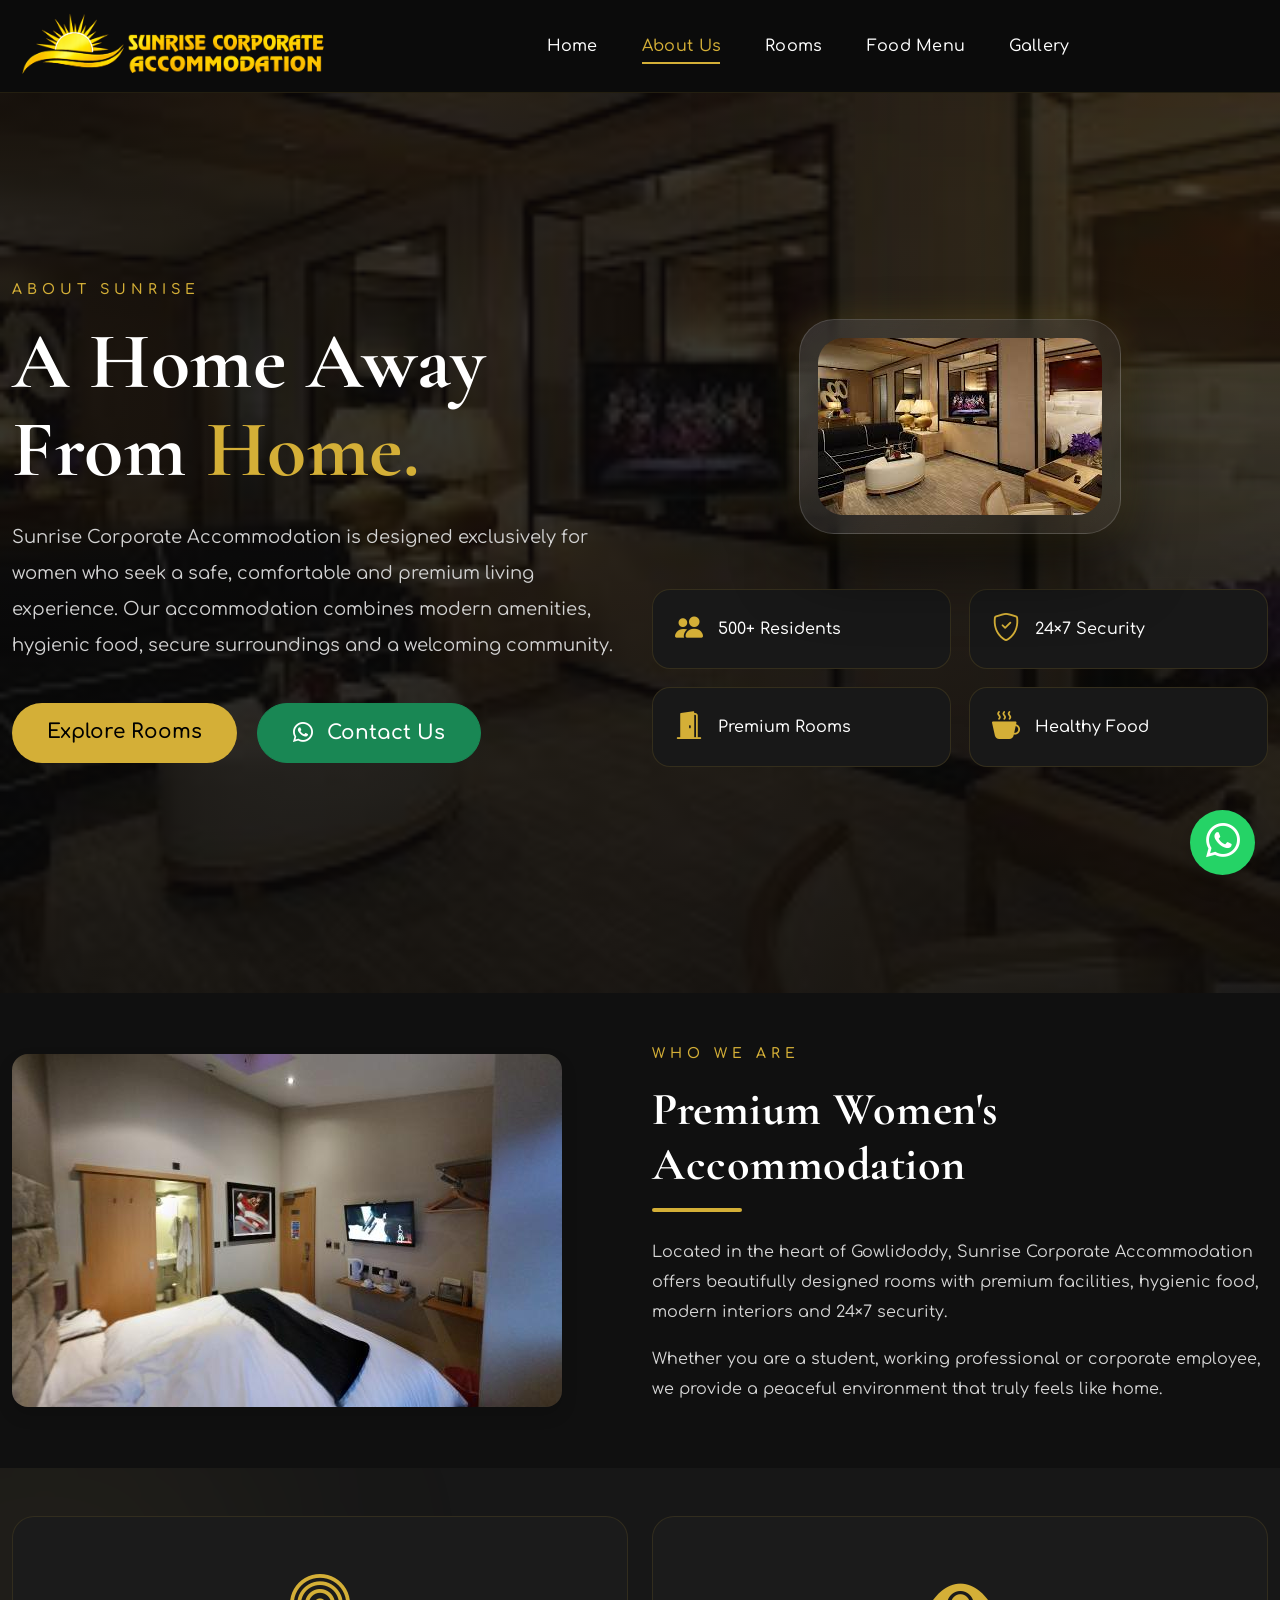
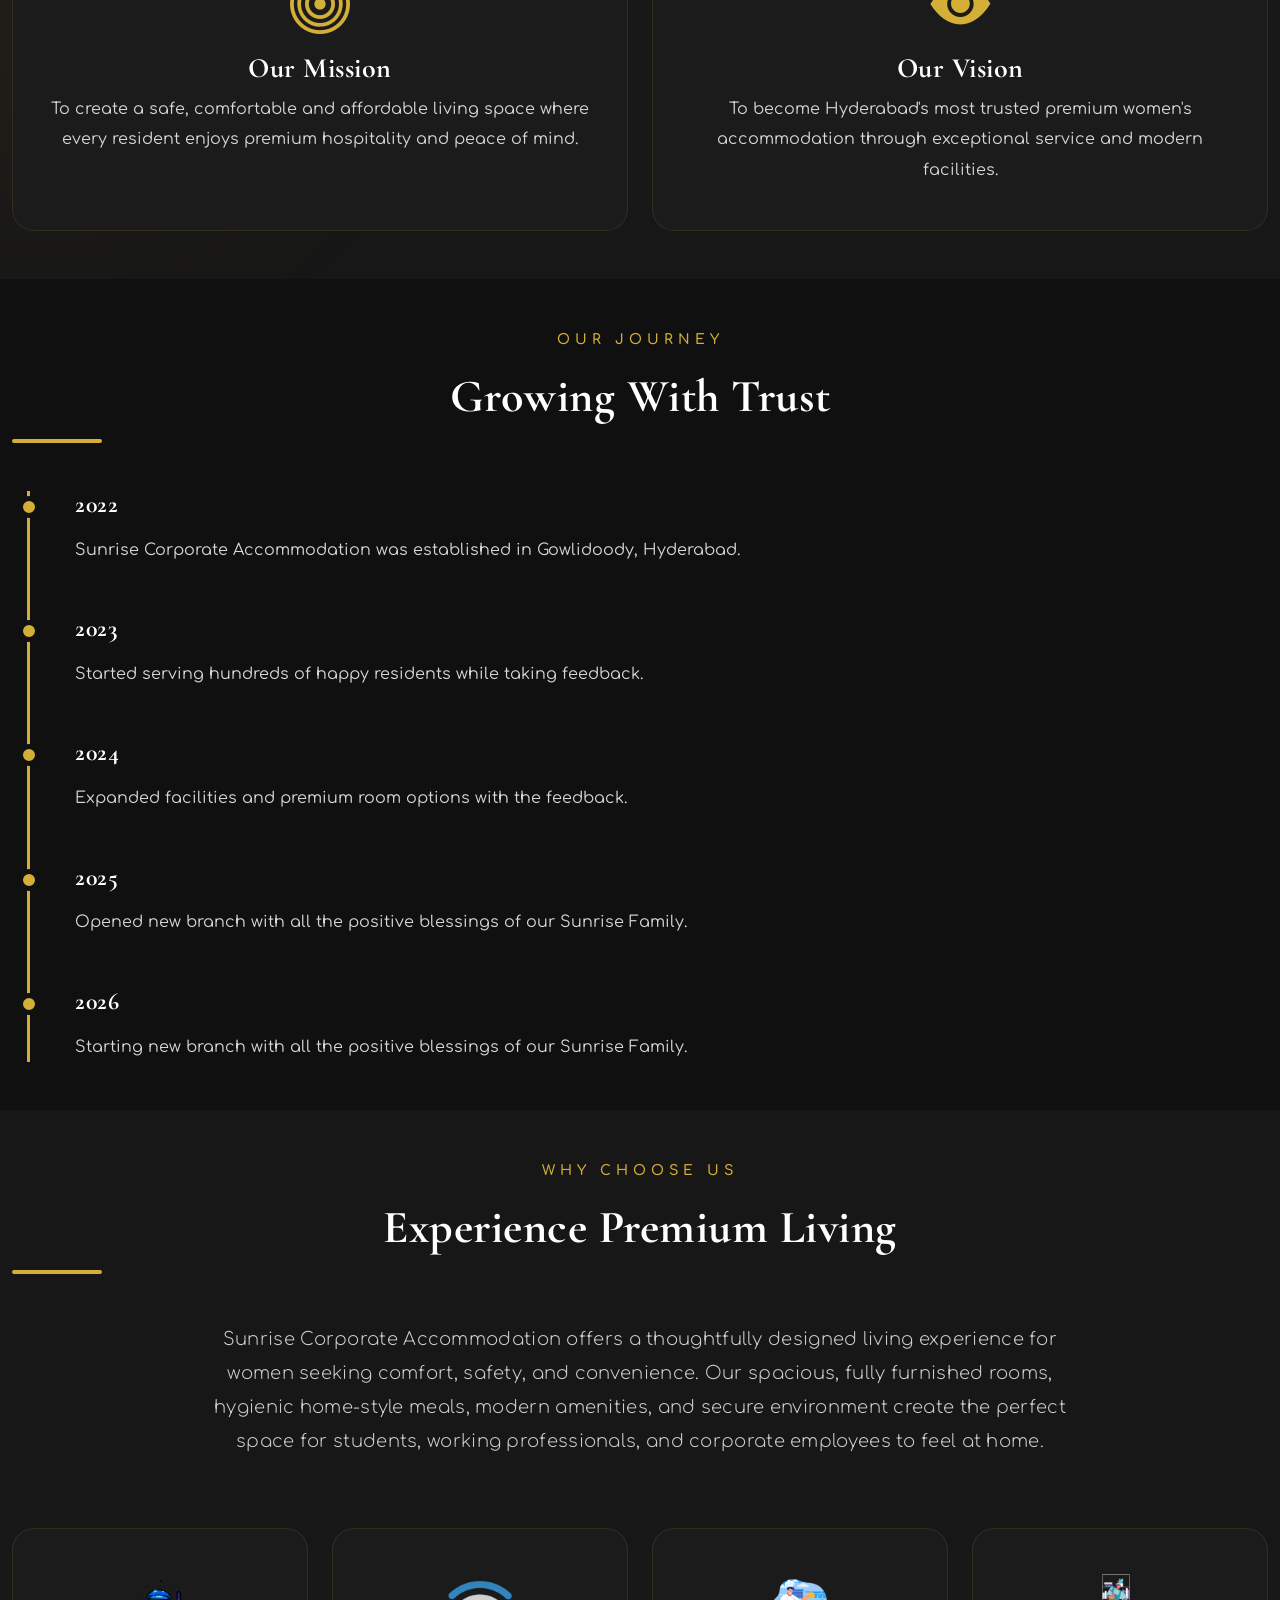
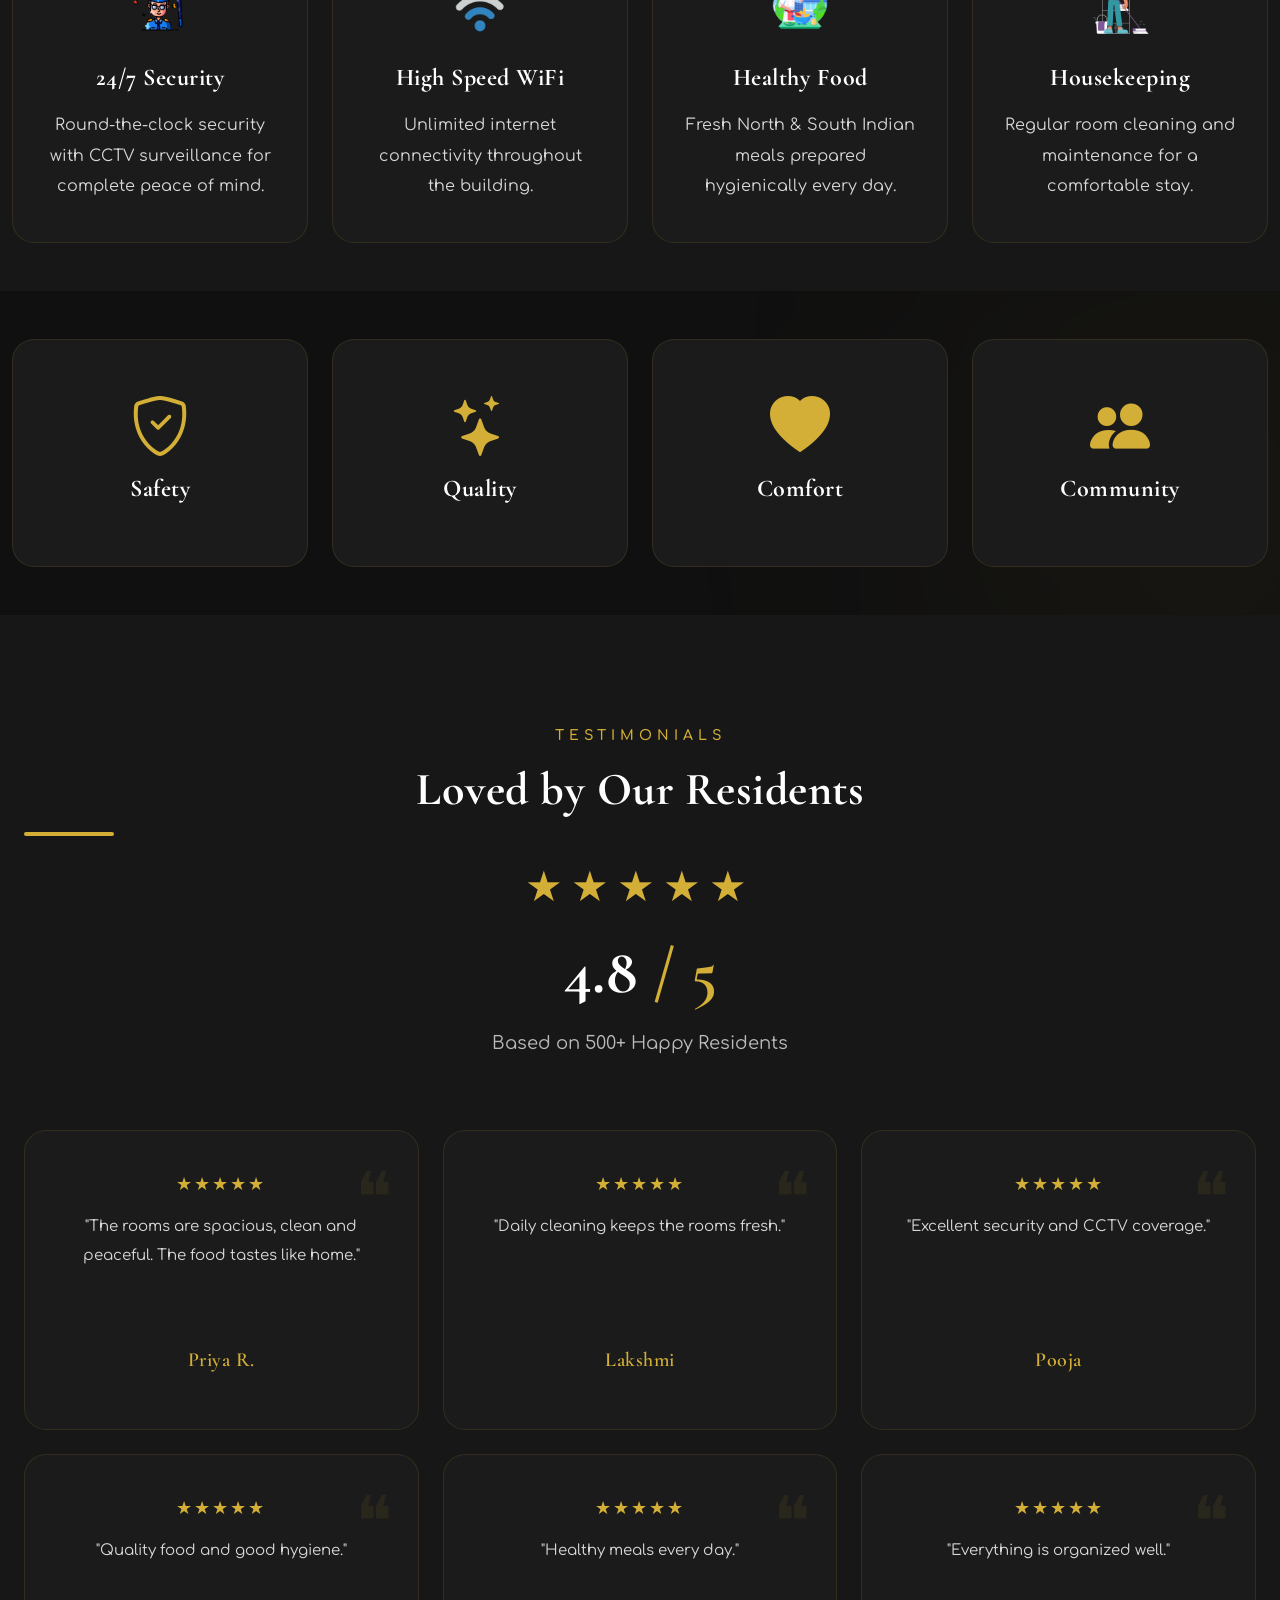
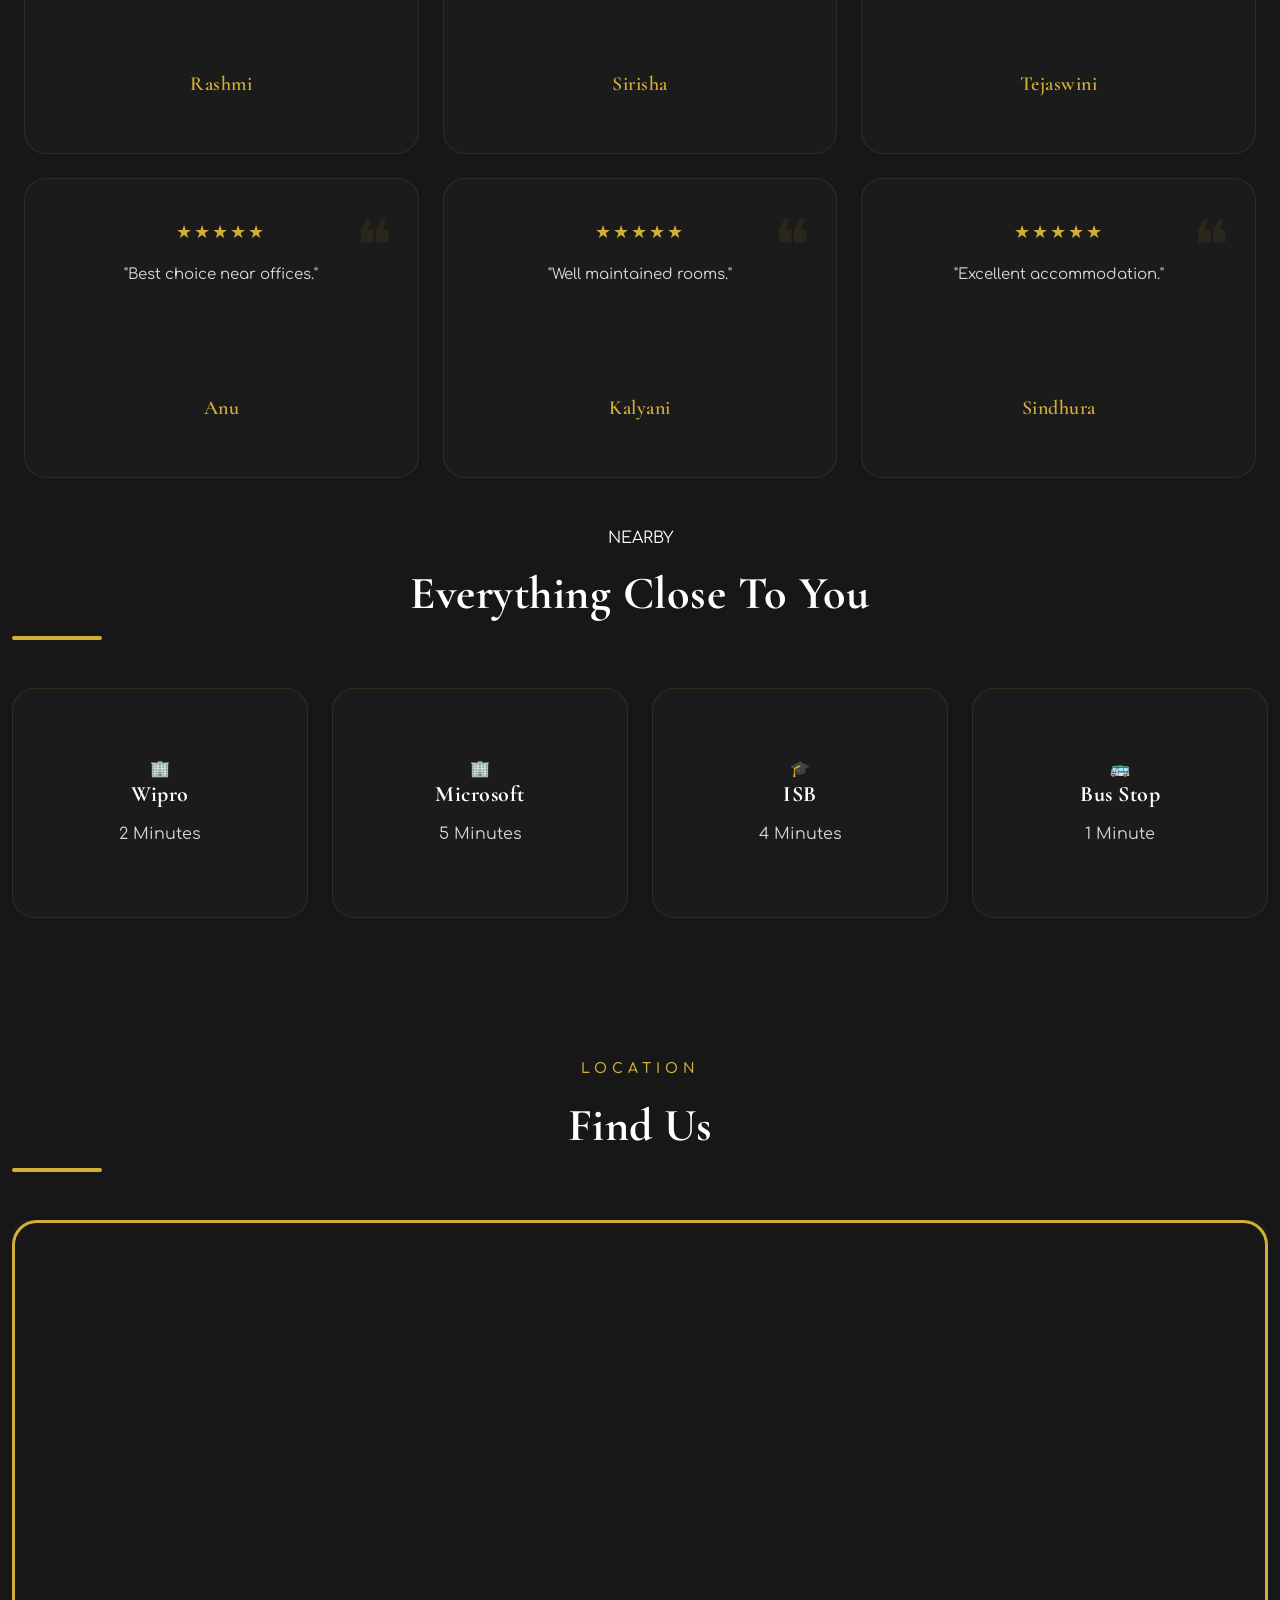
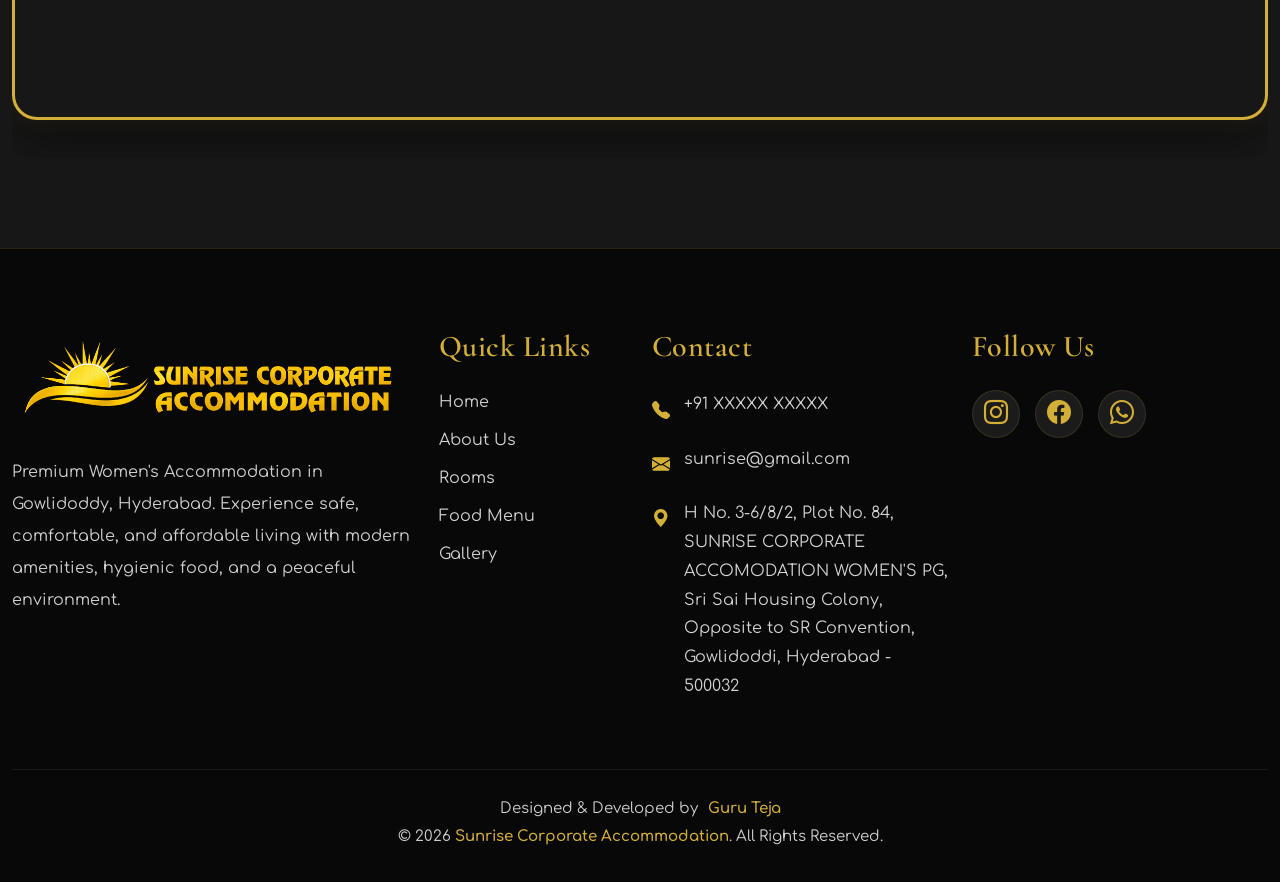
<file: Sunrise Corporate Accomodation/about.html>
<!DOCTYPE html>
<html lang="en">

<head>

    <meta charset="UTF-8">

    <meta name="description" content="Sunrise Corporate Accommodation">
    
    <meta name="author" content="Guru Teja">

    <meta name="viewport" content="width=device-width, initial-scale=1.0">

    <title>Sunrise Corporate Accommodation</title>

    <link rel="icon"
          href="logo/favicon.ico">

    <!-- Bootstrap CSS -->
    <link rel="stylesheet" href="Bootstrap/css/bootstrap.min.css">

    <!-- Bootstrap Icons -->
    <link rel="stylesheet"
          href="https://cdn.jsdelivr.net/npm/bootstrap-icons@1.11.3/font/bootstrap-icons.min.css">

    <!-- Common CSS -->
    <link rel="stylesheet" href="css/style.css">

    <!-- About Page CSS -->
    <link rel="stylesheet" href="css/about.css">

    <!-- Google Fonts (if using) -->
    <link rel="preconnect" href="https://fonts.googleapis.com">

    <link rel="preconnect" href="https://fonts.gstatic.com" crossorigin>

    <link href="https://fonts.googleapis.com/css2?family=Comfortaa:wght@300..700&family=Space+Grotesk:wght@300..700&display=swap"
          rel="stylesheet">

</head>

<body>

<nav class="navbar navbar-expand-lg sticky-top">

    <div class="container">

        <a class="navbar-brand" href="index.html">

            <img src="logo/sunrise.png" class="logo-img" alt="Sunrise">

        </a>

        <button class="navbar-toggler"
                type="button"
                data-bs-toggle="collapse"
                data-bs-target="#navbarSupportedContent"
                aria-controls="navbarSupportedContent"
                aria-expanded="false"
                aria-label="Toggle navigation"
                title="Toggle navigation">

            <span class="navbar-toggler-icon" aria-hidden="true"></span>
            <span class="visually-hidden">Toggle navigation</span>

        </button>

        <div class="collapse navbar-collapse"
             id="navbarSupportedContent">

            <ul class="navbar-nav mx-auto">

                <li class="nav-item">
                    <a class="nav-link" href="index.html">Home</a>
                </li>

                <li class="nav-item">
                    <a class="nav-link active" href="about.html">About Us</a>
                </li>

                <li class="nav-item">
                    <a class="nav-link" href="rooms.html">Rooms</a>
                </li>

                <li class="nav-item">
                    <a class="nav-link" href="foodmenu.html">Food Menu</a>
                </li>

                <li class="nav-item">
                    <a class="nav-link" href="gallery.html">Gallery</a>
                </li>

                <!-- <li class="nav-item">
                    <a class="nav-link" href="#">FAQs</a>
                </li> -->

            </ul>

        </div>

    </div>

</nav>

<!-- ===========================================
            ABOUT HERO
=========================================== -->

<section class="about-hero">

    <div class="container">

        <div class="row align-items-center">

            <div class="col-lg-6">

                <p class="section-subtitle">
                    ABOUT SUNRISE
                </p>

                <h1 class="about-title">
                    A Home Away From
                    <span>Home.</span>
                </h1>

                <p class="about-description">

                    Sunrise Corporate Accommodation is designed
                    exclusively for women who seek a safe,
                    comfortable and premium living experience.

                    Our accommodation combines modern amenities,
                    hygienic food, secure surroundings and a
                    welcoming community.

                </p>

                <div class="hero-buttons">

<a href="rooms.html"
class="btn btn-warning btn-lg">

Explore Rooms

</a>

<a href="https://wa.me/918099479999"
   class="btn btn-success btn-lg"
   target="_blank"
   rel="noopener noreferrer"
   aria-label="Contact us on WhatsApp">

    <i class="bi bi-whatsapp me-2" aria-hidden="true"></i>
    Contact Us

</a>

</div>

            </div>

            <div class="col-lg-6 text-center">

    <div class="glass-image-box">

        <img src="img/images (1).jpeg"
        class="img-fluid about-image"
        alt="">

    </div>

    <div class="hero-badges mt-5">

        <div class="badge-box">
            <i class="bi bi-people-fill"></i>
            <span>500+ Residents</span>
        </div>

        <div class="badge-box">
            <i class="bi bi-shield-check"></i>
            <span>24×7 Security</span>
        </div>

        <div class="badge-box">
            <i class="bi bi-door-open-fill"></i>
            <span>Premium Rooms</span>
        </div>

        <div class="badge-box">
            <i class="bi bi-cup-hot-fill"></i>
            <span>Healthy Food</span>
        </div>

    </div>

</div>

        </div>

    </div>

</section>

<!-- ===========================================
            WHO WE ARE
=========================================== -->

<section class="about-story py-5">

<div class="container">

<div class="row align-items-center">

<div class="col-lg-6">

<img src="img/homestay-hotel.jpg"
class="img-fluid rounded-4 shadow"
alt="">

</div>

<div class="col-lg-6">

<p class="section-subtitle">

WHO WE ARE

</p>

<h2 class="section-title">

Premium Women's Accommodation

</h2>

<p>

Located in the heart of Gowlidoddy,
Sunrise Corporate Accommodation offers
beautifully designed rooms with premium
facilities, hygienic food, modern
interiors and 24×7 security.

</p>

<p>

Whether you are a student,
working professional or corporate employee,
we provide a peaceful environment
that truly feels like home.

</p>

</div>

</div>

</div>

</section>

<section class="mission-section py-5">

<div class="container">

<div class="row g-4">

<div class="col-lg-6">

<div class="mission-card">

<i class="bi bi-bullseye"></i>

<h3>Our Mission</h3>

<p>

To create a safe, comfortable and affordable
living space where every resident enjoys
premium hospitality and peace of mind.

</p>

</div>

</div>

<div class="col-lg-6">

<div class="mission-card">

<i class="bi bi-eye-fill"></i>

<h3>Our Vision</h3>

<p>

To become Hyderabad's most trusted
premium women's accommodation
through exceptional service and
modern facilities.

</p>

</div>

</div>

</div>

</div>

</section>

<section class="journey-section py-5">

<div class="container">

<div class="text-center mb-5">

<p class="section-subtitle">

OUR JOURNEY

</p>

<h2 class="section-title">

Growing With Trust

</h2>

</div>

<div class="timeline">

<div class="timeline-item">

<h4>2022</h4>

<p>

Sunrise Corporate Accommodation
was established in Gowlidoody, Hyderabad.

</p>

</div>

<div class="timeline-item">

<h4>2023</h4>

<p>

Started serving hundreds of happy residents while taking feedback.

</p>

</div>

<div class="timeline-item">

<h4>2024</h4>

<p>

Expanded facilities and premium
room options with the feedback.

</p>

</div>

<div class="timeline-item">

<h4>2025</h4>

<p>

Opened new branch with all the positive blessings of our Sunrise Family.

</p>

</div>

<div class="timeline-item">

<h4>2026</h4>

<p>

Starting new branch with all the positive blessings of our Sunrise Family.

</p>

</div>

</div>

</div>

</section>

<!-- =========================================
        WHY CHOOSE SUNRISE
========================================= -->

<section class="why-sunrise py-5">

<div class="container">

<div class="text-center mb-5">

<p class="section-subtitle">
WHY CHOOSE US
</p>

<h2 class="section-title">
Experience Premium Living
</h2>

</div>

<div class="premium-intro">

    <p>
        Sunrise Corporate Accommodation offers a thoughtfully designed living
        experience for women seeking comfort, safety, and convenience. Our
        spacious, fully furnished rooms, hygienic home-style meals, modern
        amenities, and secure environment create the perfect space for students,
        working professionals, and corporate employees to feel at home.
    </p>

</div>

<div class="row g-4">

<div class="col-lg-3 col-md-6">

<div class="choose-card">

<img src="img/assets/securityguard.png" width="60" alt="Security Guard">

<h4>24/7 Security</h4>

<p>
Round-the-clock security with CCTV surveillance for complete peace of mind.
</p>

</div>

</div>

<div class="col-lg-3 col-md-6">

<div class="choose-card">

<img src="img/assets/wifi.png" width="60" alt="High Speed WiFi">

<h4>High Speed WiFi</h4>

<p>
Unlimited internet connectivity throughout the building.
</p>

</div>

</div>

<div class="col-lg-3 col-md-6">

<div class="choose-card">

<img src="img/assets/food.png" width="60" alt="Healthy Food">

<h4>Healthy Food</h4>

<p>
Fresh North & South Indian meals prepared hygienically every day.
</p>

</div>

</div>

<div class="col-lg-3 col-md-6">

<div class="choose-card">

<img src="img/assets/housekeeping.png" width="60" alt="Housekeeping">

<h4>Housekeeping</h4>

<p>
Regular room cleaning and maintenance for a comfortable stay.
</p>

</div>

</div>

</div>

</div>

</section>

<section class="values-section py-5">

<div class="container">

<div class="row g-4">

<div class="col-lg-3">

<div class="value-card">

<i class="bi bi-shield-check"></i>

<h4>Safety</h4>

</div>

</div>

<div class="col-lg-3">

<div class="value-card">

<i class="bi bi-stars"></i>

<h4>Quality</h4>

</div>

</div>

<div class="col-lg-3">

<div class="value-card">

<i class="bi bi-heart-fill"></i>

<h4>Comfort</h4>

</div>

</div>

<div class="col-lg-3">

<div class="value-card">

<i class="bi bi-people-fill"></i>

<h4>Community</h4>

</div>

</div>

</div>

</div>

</section>

<section class="reviews-section py-5">

<div class="container">

<div class="text-center mb-5">

<p class="section-subtitle">

<!-- =======================
        TESTIMONIALS
======================== -->

<section class="reviews-section py-5">

<div class="container">

<div class="text-center mb-5">

<p class="section-subtitle">
TESTIMONIALS
</p>

<h2 class="section-title">
Loved by Our Residents
</h2>

<div class="overall-rating">

<div class="rating-stars">

★★★★★

</div>

<h3>

4.8 <span>/ 5</span>

</h3>

<p>

Based on 500+ Happy Residents

</p>

</div>

</div>

<div class="row g-4">

<!-- Card 1 -->
<div class="col-lg-4 col-md-6">
<div class="review-card">

<div class="review-content">
    <div class="review-slider" id="review0"></div>
</div>

</div>
</div>

<!-- Card 2 -->
<div class="col-lg-4 col-md-6">
<div class="review-card">

<div class="review-content">
    <div class="review-slider" id="review1"></div>
</div>

</div>
</div>

<!-- Card 3 -->
<div class="col-lg-4 col-md-6">
<div class="review-card">

<div class="review-content">
    <div class="review-slider" id="review2"></div>
</div>

</div>
</div>

<!-- Card 4 -->
<div class="col-lg-4 col-md-6">
<div class="review-card">

<div class="review-content">
    <div class="review-slider" id="review3"></div>
</div>

</div>
</div>

<!-- Card 5 -->
<div class="col-lg-4 col-md-6">
<div class="review-card">

<div class="review-content">
    <div class="review-slider" id="review4"></div>
</div>

</div>
</div>

<!-- Card 6 -->
<div class="col-lg-4 col-md-6">
<div class="review-card">

<div class="review-content">
    <div class="review-slider" id="review5"></div>
</div>

</div>
</div>

<!-- Card 7 -->
<div class="col-lg-4 col-md-6">
<div class="review-card">

<div class="review-content">
    <div class="review-slider" id="review6"></div>
</div>

</div>
</div>

<!-- Card 8 -->
<div class="col-lg-4 col-md-6">
<div class="review-card">

<div class="review-content">
    <div class="review-slider" id="review7"></div>
</div>

</div>
</div>

<!-- Card 9 -->
<div class="col-lg-4 col-md-6">
<div class="review-card">

<div class="review-content">
    <div class="review-slider" id="review8"></div>
</div>

</div>
</div>

</div>

</section>


NEARBY

</p>

<h2 class="section-title">

Everything Close To You

</h2>

</div>

<div class="row">

<div class="col-lg-3">

<div class="near-card">

🏢

<h5>Wipro</h5>

<p>2 Minutes</p>

</div>

</div>

<div class="col-lg-3">

<div class="near-card">

🏢

<h5>Microsoft</h5>

<p>5 Minutes</p>

</div>

</div>

<div class="col-lg-3">

<div class="near-card">

🎓

<h5>ISB</h5>

<p>4 Minutes</p>

</div>

</div>

<div class="col-lg-3">

<div class="near-card">

🚌

<h5>Bus Stop</h5>

<p>1 Minute</p>

</div>

</div>

</div>

</div>

</section>

<section class="map-section">

<div class="container">

<div class="text-center mb-5">

<p class="section-subtitle">

LOCATION

</p>

<h2 class="section-title">

Find Us

</h2>

</div>

<div class="ratio ratio-21x9">

<div class="map-container">

    <iframe
        src="https://www.google.com/maps?q=Gowlidoddy,+Hyderabad&output=embed"
        class="map-frame"
        allowfullscreen
        title="Location of Sunrise Corporate Accommodation on Google Maps">
    </iframe>

</div>

</div>

</div>

</section>




<!-- ==========================
        PREMIUM FOOTER
=========================== -->

<footer class="premium-footer">

    <div class="container">

        <div class="row gy-5">

            <!-- Logo & Description -->

            <div class="col-lg-4">

                <img src="logo/sunrise.png" alt="Sunrise Corporate Accommodation" class="footer-logo">

                <p class="footer-text mt-4">
                    Premium Women's Accommodation in Gowlidoddy, Hyderabad.
                    Experience safe, comfortable, and affordable living with
                    modern amenities, hygienic food, and a peaceful environment.
                </p>

            </div>

            <!-- Quick Links -->

            <div class="col-lg-2">

                <h5 class="footer-title">
                    Quick Links
                </h5>

                <ul class="footer-links">

                    <li>
                        <a href="index.html">Home</a>
                    </li>

                    <li>
                        <a href="about.html">About Us</a>
                    </li>

                    <li>
                        <a href="rooms.html">Rooms</a>
                    </li>

                    <li>
                        <a href="foodmenu.html">Food Menu</a>
                    </li>

                    <li>
                        <a href="gallery.html">Gallery</a>
                    </li>

                </ul>

            </div>

            <!-- Contact -->

            <div class="col-lg-3">

                <h5 class="footer-title">
                    Contact
                </h5>

                <ul class="footer-contact">

                    <li>
                        <i class="bi bi-telephone-fill"></i>
                        <span>+91 XXXXX XXXXX</span>
                    </li>

                    <li>
                        <i class="bi bi-envelope-fill"></i>
                        <span>sunrise@gmail.com</span>
                    </li>

                    <li>
                        <i class="bi bi-geo-alt-fill"></i>
                        <span>H No. 3-6/8/2, Plot No. 84, SUNRISE CORPORATE ACCOMODATION WOMEN'S PG, 
                            Sri Sai Housing Colony, Opposite to SR Convention, Gowlidoddi,  Hyderabad - 500032</span>
                    </li>

                </ul>

            </div>

            <!-- Social -->

            <div class="col-lg-3">

                <h5 class="footer-title">
                    Follow Us
                </h5>

                <div class="footer-social">

                    <a href="#" aria-label="Instagram">
                        <i class="bi bi-instagram fs-4"></i>
                    </a>

                    <a href="#" aria-label="Facebook">
                        <i class="bi bi-facebook fs-4"></i>
                    </a>

                    <a href="https://wa.me/918099479999"
                        class="btn btn-success"
                        target="_blank"
                        rel="noopener noreferrer"
                        aria-label="Contact us on WhatsApp">

                    <i class="bi bi-whatsapp fs-4"></i>

                    </a>

                </div>

            </div>

        </div>

        <!-- Footer Bottom -->

        <div class="footer-bottom">
            
            <p class="developer-credit">
                Designed &amp; Developed by
                <a href="https://www.instagram.com/teja.p115?igsh=MTR6d256cWFoZXVndw=="
                target="_blank"
                rel="noopener noreferrer"
                class="developer-link">

                    Guru Teja

                </a>
            </p>

            <p>
                © 2026 <span>Sunrise Corporate Accommodation</span>. All Rights Reserved.
            </p>

        </div>

    </div>

</footer>

<!-- Footer -->

    <!-- Bootstrap JS -->
    <script src="Bootstrap/js/bootstrap.bundle.min.js"></script>

    <!-- About Page JS -->
    <script src="js/app.js"></script>

    <!-- Floating WhatsApp Button -->
    <a href="https://wa.me/918099479999"
        class="whatsapp-float"
        target="_blank"
        rel="noopener noreferrer"
        aria-label="Contact us on WhatsApp">

    <i class="bi bi-whatsapp"></i>

    </a>

</body>
</html>
</file>
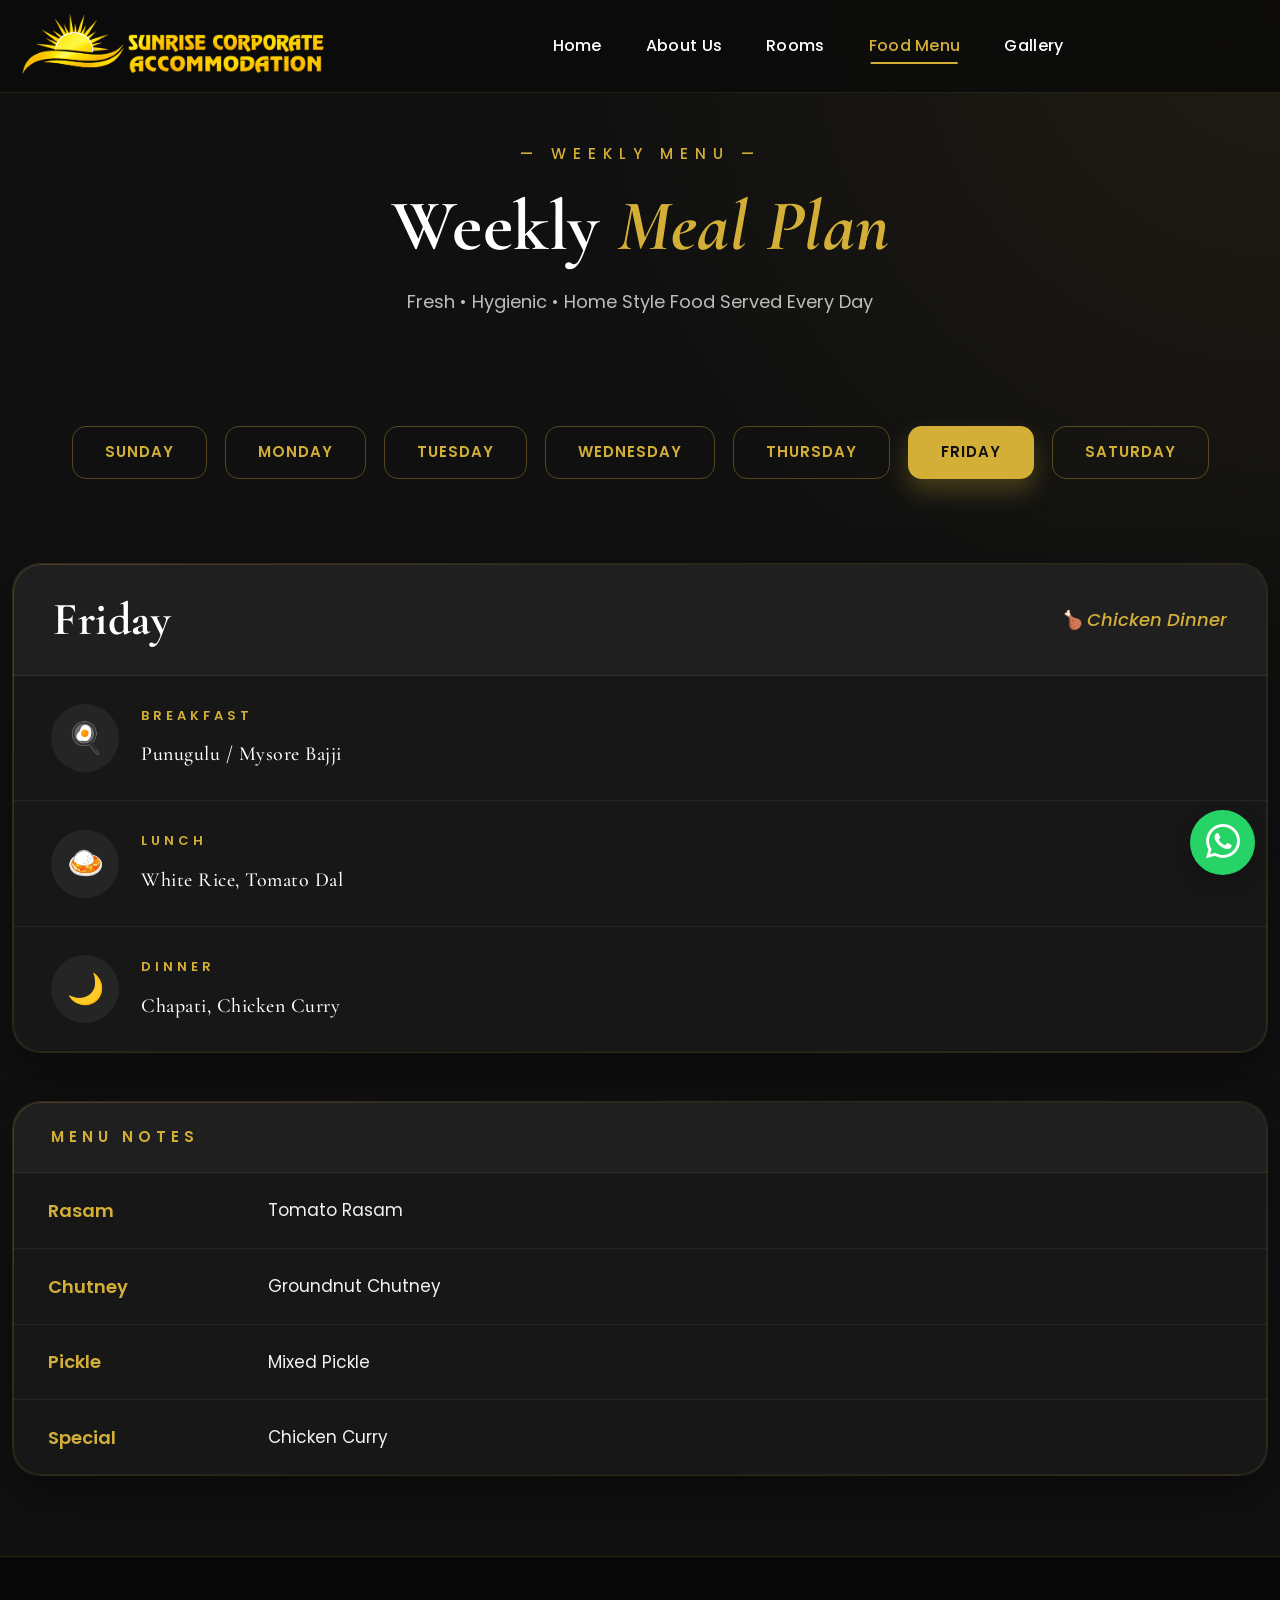
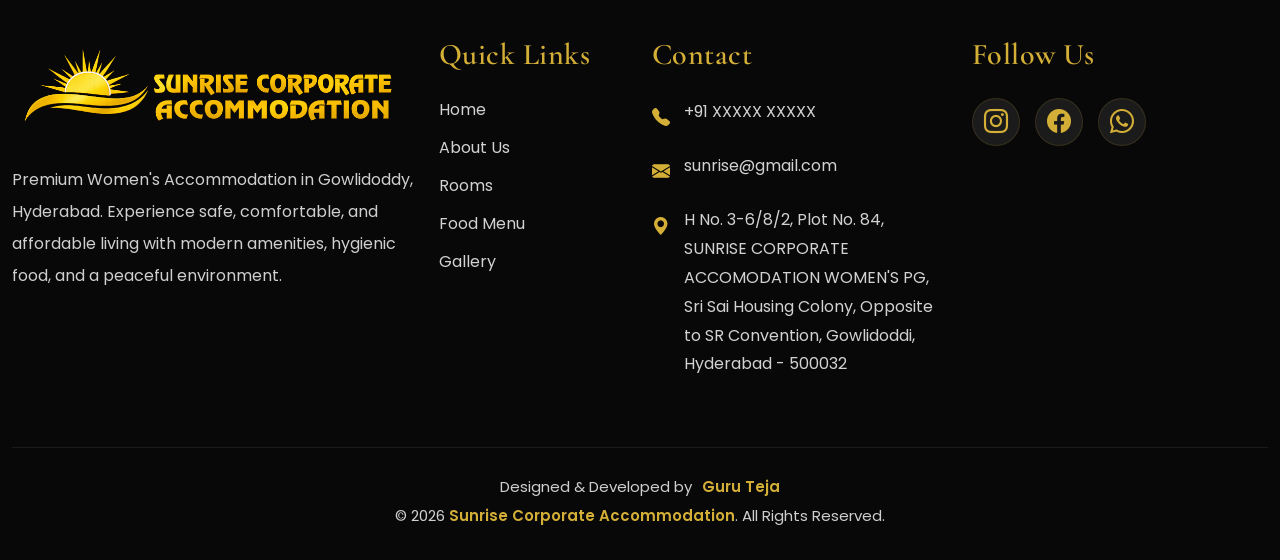
<file: Sunrise Corporate Accomodation/foodmenu.html>
<!DOCTYPE html>
<html lang="en">

<head>

    <meta charset="UTF-8">

    <meta name="description" content="Sunrise Corporate Accommodation">
    
    <meta name="author" content="Guru Teja">

    <meta name="viewport" content="width=device-width, initial-scale=1.0">

    <title>Sunrise Corporate Accommodation</title>

    <link rel="icon"
          href="logo/favicon.ico">

    <!-- Bootstrap -->
    <link rel="stylesheet" href="Bootstrap/css/bootstrap.min.css">

    <!-- Bootstrap Icons -->
    <link rel="stylesheet"
        href="https://cdn.jsdelivr.net/npm/bootstrap-icons@1.11.3/font/bootstrap-icons.min.css">

    <!-- Google Fonts -->
    <link
        href="https://fonts.googleapis.com/css2?family=Cormorant+Garamond:wght@500;700&family=Poppins:wght@300;400;500;600&display=swap"
        rel="stylesheet">

    <link rel="icon" type="image/x-icon" href="img/favicon.ico">

    <link rel="stylesheet" href="css/style.css">

    <!-- Custom CSS -->
    <link rel="stylesheet" href="css/foodmenu.css">

    <!-- jQuery -->
    <script src="Jquery/jquery-3.6.4.min.js"></script>
    <script src="Jquery/jquery-ui.min.js"></script>

</head>

<body>

    <nav class="navbar navbar-expand-lg fixed-top">

    <div class="container">

        <a class="navbar-brand" href="index.html">

            <img src="logo/sunrise.png" class="logo-img" alt="Sunrise">

        </a>

        <button class="navbar-toggler"
                type="button"
                data-bs-toggle="collapse"
                data-bs-target="#navbarSupportedContent"
                aria-controls="navbarSupportedContent"
                aria-expanded="false"
                aria-label="Toggle navigation">

            <span class="navbar-toggler-icon"></span>

        </button>

        <div class="collapse navbar-collapse"
             id="navbarSupportedContent">

            <ul class="navbar-nav mx-auto">

                <li class="nav-item">
                    <a class="nav-link" href="index.html">Home</a>
                </li>

                <li class="nav-item">
                    <a class="nav-link" href="about.html">About Us</a>
                </li>

                <li class="nav-item">
                    <a class="nav-link" href="rooms.html">Rooms</a>
                </li>

                <li class="nav-item">
                    <a class="nav-link active" href="foodmenu.html">Food Menu</a>
                </li>

                <li class="nav-item">
                    <a class="nav-link" href="gallery.html">Gallery</a>
                </li>

                <!-- <li class="nav-item">
                    <a class="nav-link" href="#">FAQs</a>
                </li> -->

            </ul>

        </div>

    </div>

</nav>

    <!-- ==========================
            FOOD MENU
    =========================== -->

    <section class="menu-section">

        <div class="container">

            <!-- Heading -->

            <div class="text-center mb-5">

                <p class="menu-subtitle">
                    — WEEKLY MENU —
                </p>

                <h1 class="menu-title">
                    Weekly <span>Meal Plan</span>
                </h1>

                <p class="menu-description">
                    Fresh • Hygienic • Home Style Food Served Every Day
                </p>

            </div>

            <!-- Day Buttons -->

            <div class="row justify-content-center mb-4">

                <div class="col-lg-12">

                    <div class="day-tabs">

                        <button class="day-btn active" data-day="sunday">Sunday</button>
                        <button class="day-btn" data-day="monday">Monday</button>
                        <button class="day-btn" data-day="tuesday">Tuesday</button>
                        <button class="day-btn" data-day="wednesday">Wednesday</button>
                        <button class="day-btn" data-day="thursday">Thursday</button>
                        <button class="day-btn" data-day="friday">Friday</button>
                        <button class="day-btn" data-day="saturday">Saturday</button>

                    </div>

                </div>

            </div>

            <!-- Menu Card -->

            <div class="menu-card">

                <div class="menu-header">

                    <h2 id="dayTitle">Sunday</h2>

                    <span class="special-day" id="specialDay">
                        🎉 Special Day
                    </span>

                </div>

                <!-- Breakfast -->

                <div class="meal-item">

                    <div class="meal-icon">🍳</div>

                    <div>

                        <p class="meal-type">BREAKFAST</p>

                        <h5 id="breakfast"></h5>

                    </div>

                </div>

                <!-- Lunch -->

                <div class="meal-item">

                    <div class="meal-icon">🍛</div>

                    <div>

                        <p class="meal-type">LUNCH</p>

                        <h5 id="lunch"></h5>

                    </div>

                </div>

                <!-- Dinner -->

                <div class="meal-item">

                    <div class="meal-icon">🌙</div>

                    <div>

                        <p class="meal-type">DINNER</p>

                        <h5 id="dinner"></h5>

                    </div>

                </div>

            </div>

            <!-- Notes -->

            <div class="notes-card mt-5">

                <div class="notes-header">
                    MENU NOTES
                </div>

                <table class="table table-borderless align-middle text-white mb-0">

                    <tbody>

                        <tr>
                            <th>Rasam</th>
                            <td id="rasam"></td>
                        </tr>

                        <tr>
                            <th>Chutney</th>
                            <td id="chutney"></td>
                        </tr>

                        <tr>
                            <th>Pickle</th>
                            <td id="pickle"></td>
                        </tr>

                        <tr>
                            <th>Special</th>
                            <td id="special"></td>
                        </tr>

                    </tbody>

                </table>

            </div>

        </div>

    </section>

    <!-- ==========================
        PREMIUM FOOTER
=========================== -->

<footer class="premium-footer">

    <div class="container">

        <div class="row gy-5">

            <!-- Logo & Description -->

            <div class="col-lg-4">

                <img src="logo/sunrise.png" alt="Sunrise Corporate Accommodation" class="footer-logo">

                <p class="footer-text mt-4">
                    Premium Women's Accommodation in Gowlidoddy, Hyderabad.
                    Experience safe, comfortable, and affordable living with
                    modern amenities, hygienic food, and a peaceful environment.
                </p>

            </div>

            <!-- Quick Links -->

            <div class="col-lg-2">

                <h5 class="footer-title">
                    Quick Links
                </h5>

                <ul class="footer-links">

                    <li>
                        <a href="index.html">Home</a>
                    </li>

                    <li>
                        <a href="about.html">About Us</a>
                    </li>

                    <li>
                        <a href="rooms.html">Rooms</a>
                    </li>

                    <li>
                        <a href="foodmenu.html">Food Menu</a>
                    </li>

                    <li>
                        <a href="gallery.html">Gallery</a>
                    </li>

                </ul>

            </div>

            <!-- Contact -->

            <div class="col-lg-3">

                <h5 class="footer-title">
                    Contact
                </h5>

                <ul class="footer-contact">

                    <li>
                        <i class="bi bi-telephone-fill"></i>
                        <span>+91 XXXXX XXXXX</span>
                    </li>

                    <li>
                        <i class="bi bi-envelope-fill"></i>
                        <span>sunrise@gmail.com</span>
                    </li>

                    <li>
                        <i class="bi bi-geo-alt-fill"></i>
                        <span>H No. 3-6/8/2, Plot No. 84, SUNRISE CORPORATE ACCOMODATION WOMEN'S PG, 
                            Sri Sai Housing Colony, Opposite to SR Convention, Gowlidoddi,  Hyderabad - 500032</span>
                    </li>

                </ul>

            </div>

            <!-- Social -->

            <div class="col-lg-3">

                <h5 class="footer-title">
                    Follow Us
                </h5>

                <div class="footer-social">

                    <a href="#" aria-label="Instagram">
                        <i class="bi bi-instagram fs-4"></i>
                    </a>

                    <a href="#" aria-label="Facebook">
                        <i class="bi bi-facebook fs-4"></i>
                    </a>

                    <a href="https://wa.me/918099479999"
                        class="btn btn-success"
                        target="_blank"
                        rel="noopener noreferrer"
                        aria-label="Contact us on WhatsApp">

                    <i class="bi bi-whatsapp fs-4"></i>

                    </a>

                </div>

            </div>

        </div>

        <!-- Footer Bottom -->

        <div class="footer-bottom">

            <p class="developer-credit">
                Designed &amp; Developed by
                <a href="https://www.instagram.com/teja.p115?igsh=MTR6d256cWFoZXVndw=="
                target="_blank"
                rel="noopener noreferrer"
                class="developer-link">

                    Guru Teja

                </a>
            </p>

            <p>
                © 2026 <span>Sunrise Corporate Accommodation</span>. All Rights Reserved.
            </p>

        </div>

    </div>

</footer>

    <!-- Bootstrap -->

    <script src="Bootstrap/js/bootstrap.bundle.min.js"></script>

    <!-- Your JS -->

    <script src="js/app.js"></script>

    <!-- Floating WhatsApp Button -->
    <a href="https://wa.me/918099479999"
        class="whatsapp-float"
        target="_blank"
        rel="noopener noreferrer"
        aria-label="Contact us on WhatsApp">

    <i class="bi bi-whatsapp"></i>

    </a>

</body>

</html>
</file>
<file: css/style.css>
/*=========================================================
        SUNRISE CORPORATE ACCOMMODATION
                GLOBAL STYLES
=========================================================*/

/*==========================
        GOOGLE FONTS
===========================*/

@import url('https://fonts.googleapis.com/css2?family=Comfortaa:wght@300;400;500;600;700&family=Cormorant+Garamond:wght@400;500;600;700&display=swap');


/*==========================
        ROOT VARIABLES
===========================*/

:root{

    --primary:#D4AF37;
    --primary-light:#f1d87a;
    --primary-dark:#b89018;

    --black:#0d0d0d;
    --dark:#171717;
    --card:#1d1d1d;

    --white:#ffffff;
    --text:#d6d6d6;

    --border:rgba(212,175,55,.15);

    --shadow:0 20px 45px rgba(0,0,0,.35);

    --transition:.35s ease;

}


/*==========================
            RESET
===========================*/

*{
    margin:0;
    padding:0;
    box-sizing:border-box;
}

html{

    scroll-behavior:smooth;

}

body{

    background:var(--black);

    color:var(--white);

    font-family:'Comfortaa',sans-serif;

    overflow-x:hidden;

}

img{

    max-width:100%;

    display:block;

}

a{

    text-decoration:none;

}

ul{

    list-style:none;

}

button{

    border:none;

    outline:none;

}

.container{

    max-width:1320px;

}


/*==========================
        TYPOGRAPHY
===========================*/

h1,
h2,
h3,
h4,
h5,
h6{

    font-family:'Cormorant Garamond',serif;

    font-weight:700;

    color:white;

    letter-spacing:.5px;

}

p{

    color:var(--text);

    line-height:1.9;

    font-size:16px;

}

.section-subtitle{

    color:var(--primary);

    letter-spacing:6px;

    text-transform:uppercase;

    font-size:14px;

    font-weight:600;

    margin-bottom:15px;

}

.section-title{

    font-size:48px;

    margin-bottom:20px;

}

.section-description{

    max-width:700px;

    margin:auto;

    color:#cfcfcf;

}


/*==========================
        SECTION SPACING
===========================*/

section{

    position:relative;

    padding:90px 0;

}


/*==========================
        BUTTONS
===========================*/

.btn-gold{

    background:var(--primary);

    color:#111;

    padding:15px 35px;

    border-radius:50px;

    font-weight:600;

    transition:var(--transition);

    display:inline-flex;

    align-items:center;

    justify-content:center;

    gap:10px;

}

.btn-gold:hover{

    background:var(--primary-light);

    transform:translateY(-5px);

    box-shadow:

        0 15px 35px rgba(212,175,55,.25);

}

.btn-outline{

    border:1px solid white;

    color:white;

    padding:15px 35px;

    border-radius:50px;

    transition:var(--transition);

}

.btn-outline:hover{

    background:white;

    color:black;

}

/*=========================================================
                HERO OUTLINE BUTTON
=========================================================*/

.hero-btn-outline{

    display:inline-flex;

    justify-content:center;

    align-items:center;

    width:300px;

    height:60px;

    border:2px solid #D4AF37;

    border-radius:50px;

    color:#D4AF37;

    background:transparent;

    text-decoration:none;

    font-size:20px;

    font-weight:600;

    transition:.35s ease;

}

.hero-btn-outline:hover{

    background:#D4AF37;

    color:#111;

    transform:translateY(-3px);

    box-shadow:0 15px 30px rgba(212,175,55,.25);

}


/*==========================
        GLASS EFFECT
===========================*/

.glass-card{

    position:relative;

    background:

    linear-gradient(

        135deg,

        rgba(255,255,255,.08),

        rgba(255,255,255,.02)

    );

    border:1px solid rgba(255,255,255,.10);

    -webkit-backdrop-filter:blur(18px);

    backdrop-filter:blur(18px);

    border-radius:28px;

    overflow:hidden;

}

.glass-card::before{

    content:"";

    position:absolute;

    inset:0;

    background:

    linear-gradient(

        120deg,

        transparent,

        rgba(255,255,255,.15),

        transparent

    );

    transform:translateX(-120%);

    animation:glassShine 7s linear infinite;

}


/*==========================
        COMMON CARDS
===========================*/

.premium-card{

    background:var(--card);

    border:1px solid var(--border);

    border-radius:22px;

    transition:var(--transition);

    overflow:hidden;

}

.premium-card:hover{

    transform:translateY(-10px);

    border-color:var(--primary);

    box-shadow:

        0 25px 45px rgba(212,175,55,.15);

}


/*==========================
        COMMON ICON
===========================*/

.icon-circle{

    width:75px;

    height:75px;

    background:#222;

    border-radius:50%;

    display:flex;

    align-items:center;

    justify-content:center;

    margin:auto;

    transition:.4s;

}

.icon-circle i{

    color:var(--primary);

    font-size:30px;

}

.premium-card:hover .icon-circle{

    transform:rotate(10deg) scale(1.08);

}


/*==========================
        GOLD LINE
===========================*/

.gold-line{

    width:90px;

    height:4px;

    background:var(--primary);

    margin-top:18px;

    border-radius:30px;

}


/*==========================
        SHADOW
===========================*/

.shadow-premium{

    box-shadow:var(--shadow);

}


/*==========================
        TEXT COLORS
===========================*/

.text-gold{

    color:var(--primary);

}

.text-light{

    color:var(--text);

}


/*==========================
        BACKGROUNDS
===========================*/

.bg-dark{

    background:#101010;

}

.bg-card{

    background:#171717;

}


/*==========================
        ANIMATIONS
===========================*/

@keyframes floatImage{

    0%,100%{

        transform:translateY(0);

    }

    50%{

        transform:translateY(-18px);

    }

}

@keyframes glassShine{

    100%{

        transform:translateX(120%);

    }

}

@keyframes fadeUp{

    from{

        opacity:0;

        transform:translateY(40px);

    }

    to{

        opacity:1;

        transform:translateY(0);

    }

}

.fade-up{

    animation:fadeUp .8s ease forwards;

}


/*==========================
        SCROLLBAR
===========================*/

::-webkit-scrollbar{

    width:10px;

}

::-webkit-scrollbar-track{

    background:#111;

}

::-webkit-scrollbar-thumb{

    background:var(--primary);

    border-radius:30px;

}

::-webkit-scrollbar-thumb:hover{

    background:var(--primary-light);

}



/*=========================================================
                    PREMIUM NAVBAR
=========================================================*/

.navbar{
    background: rgba(12,12,12,.90);
    -webkit-backdrop-filter: blur(18px);
    backdrop-filter: blur(18px);

    /* Reduced navbar height */
    padding: 5px 0;

    transition: all .35s ease;
    z-index: 1050;

    border-bottom: 1px solid rgba(212,175,55,.12);

    /* Important: don't force unnecessary height */
    min-height: 0;
}


/* Scrolled Navbar */

.navbar.scrolled{
    background: #0d0d0d;
    padding: 3px 0;

    box-shadow: 0 10px 30px rgba(0,0,0,.45);
}


/*=========================================================
                    NAVBAR CONTAINER
=========================================================*/

.navbar .container{
    display:flex;
    align-items:center;
    width:100%;
}


/*=========================================================
                    SUNRISE LOGO
=========================================================*/

.navbar-brand{
    display: flex;
    align-items: center;
    justify-content: flex-start;

    padding: 0;
    margin: 0;

    line-height: 0;
    flex-shrink: 0;
}


/*=========================================================
                    LOGO IMAGE
=========================================================*/

.navbar-brand img,
.navbar-brand .logo-img{
    display: block;

    width: 100%;
    height: auto;

    object-fit: contain;

    filter: brightness(1.05) contrast(1.05);

    transition: transform .35s ease;
}


.navbar-brand:hover img,
.navbar-brand:hover .logo-img{
    transform: scale(1.02);
}


/*=========================================================
                    LARGE DESKTOP
=========================================================*/

@media (min-width: 1400px){

    .navbar-brand{
        width: 530px;
    }

}


/*=========================================================
                    DESKTOP / LAPTOP
=========================================================*/

@media (min-width: 992px) and (max-width: 1399px){

    .navbar-brand{
        width: clamp(240px, 20vw, 320px);
    }

}


/*=========================================================
                    TABLET
=========================================================*/

@media (min-width: 577px) and (max-width: 991px){

    .navbar-brand{
        width: 260px;
    }

}


/*=========================================================
                    MOBILE
=========================================================*/

@media (max-width: 576px){

    .navbar > .container{
        width: 100%;
        max-width: 100%;

        padding-left: 8px;
        padding-right: 8px;
    }


    .navbar-brand{
        order: 2;

        width: 100%;
        max-width: 100%;

        flex-basis: 100%;

        display: flex;
        align-items: center;
        justify-content: center;

        padding: 0;
        margin: 0;
    }


    .navbar-brand img,
    .navbar-brand .logo-img{
        width: 100%;

        max-width: calc(100vw - 16px);

        height: auto;

        object-fit: contain;
    }

}


/*=========================================================
                    SMALL MOBILE
=========================================================*/

@media (max-width: 400px){

    .navbar > .container{
        padding-left: 5px;
        padding-right: 5px;
    }


    .navbar-brand img,
    .navbar-brand .logo-img{
        width: 100%;
        max-width: calc(100vw - 10px);
    }

}


/*=========================================================
                    NAVIGATION
=========================================================*/

.navbar-collapse{
    display:flex !important;

    flex-grow:1;

    justify-content:center;

    margin:0 !important;
}


.navbar-nav{
    display:flex;

    align-items:center;

    gap:10px;

    margin:0 !important;

    padding:0;
}


/*=========================================================
                    NAV LINKS
=========================================================*/

.nav-link{
    position:relative;

    color:#ffffff !important;

    font-size:16px;
    font-weight:500;

    letter-spacing:.2px;

    padding:9px 16px !important;

    border-radius:9px;

    border:1px solid transparent;

    background:transparent;

    transition:
        background .3s ease,
        color .3s ease,
        border-color .3s ease,
        box-shadow .3s ease;
}


.nav-link:hover{
    color:var(--primary) !important;

    background:rgba(212,175,55,.08);

    border-color:rgba(212,175,55,.20);
}


/* Active Link */
.navbar .navbar-nav .nav-link.active {
    display: inline-block !important;
    color: var(--primary) !important;
    background-color: rgba(212, 175, 55, 0.15) !important;
    border: 1px solid rgba(212, 175, 55, 0.45) !important;
    border-radius: 9px !important;
    box-shadow: 0 4px 14px rgba(212, 175, 55, 0.10) !important;
}


/*=========================================================
                    GOD IMAGES
=========================================================*/

.mobile-gods{
    display:flex;

    align-items:center;

    justify-content:flex-end;

    gap:9px;

    margin-left:20px;

    flex-shrink:0;
}


.mobile-gods img{
    width:56px;
    height:56px;

    border-radius:50%;

    object-fit:cover;
    object-position:center;

    border:2px solid var(--primary);

    display:block;

    cursor:pointer;

    transition:
        transform .3s ease,
        border-color .3s ease,
        box-shadow .3s ease;
}


.mobile-gods img:hover{
    transform:scale(1.06);

    border-color:#ffffff;

    box-shadow:0 0 18px rgba(212,175,55,.40);
}


/*=========================================================
                    DESKTOP / LAPTOP
=========================================================*/

@media(min-width:992px){

    .navbar .container{
        flex-wrap:nowrap;
    }


    /* Logo on left */

    .navbar-brand{
        order:1;

        width:280px;

        max-width:280px;
    }


    .navbar-brand img,
    .navbar-brand .logo-img{
        width:270px;

        max-width:270px;
    }


    /* Navigation in center */

    .navbar-collapse{
        order:2;
    }


    /* Three god images on right */

    .mobile-gods{
        order:3;

        margin-left:20px;

        gap:9px;
    }

}


/*=========================================================
                    TABLET
                    577px - 991px
=========================================================*/

@media(min-width:577px) and (max-width:991px){

    .navbar{
        padding:8px 0;
    }


    .navbar .container{
        flex-wrap:wrap;

        justify-content:space-between;
    }


    /* Logo */

    .navbar-brand{
        order:1;

        width:210px;
    }


    .navbar-brand img,
    .navbar-brand .logo-img{
        width:205px;
    }


    /* God images */

    .mobile-gods{
        order:2;

        margin-left:auto;

        gap:7px;
    }


    .mobile-gods img{
        width:44px;
        height:44px;
    }


    /* Navigation */

    .navbar-collapse{
        order:3;

        flex-basis:100%;

        width:100%;

        margin-top:6px !important;

        display:block !important;
    }


    .navbar-nav{
        width:100%;

        display:flex;

        flex-direction:row;

        justify-content:space-between;

        align-items:center;

        gap:0;

        margin:0 !important;
    }


    .navbar-nav .nav-item{
        flex:1;

        text-align:center;
    }


    .navbar-nav .nav-link{
        display:inline-block;

        padding:8px 4px !important;

        font-size:14px;
    }

}


/*=========================================================
                    MOBILE
                    401px - 576px
=========================================================*/

@media(max-width:576px){

    .navbar{
        padding:5px 0 7px;

        min-height:auto;
    }


    .navbar .container{
        display:flex;

        flex-wrap:wrap;

        align-items:center;

        justify-content:center;

        padding-left:12px;
        padding-right:12px;
    }


    /*=====================================================
                        ROW 1
                    GOD IMAGES
    =====================================================*/

    .mobile-gods{
        order:1;

        width:100%;

        display:flex;

        align-items:center;

        justify-content:space-between;

        margin:0;

        padding:0;

        line-height:0;
    }


    .mobile-gods img{
        width:38px;
        height:38px;

        margin:0;

        border-width:1.5px;
    }


    /* Center image slightly larger */

    .mobile-gods .god-center{
        width:44px;
        height:44px;
    }


    /*=====================================================
                        ROW 2
                    SUNRISE LOGO
    =====================================================*/

    .navbar-brand{
        order:2;

        flex:0 0 100%;

        width:100%;

        display:flex;

        align-items:center;

        justify-content:center;

        margin:2px 0 0;

        padding:0;
    }


    .navbar-brand img,
    .navbar-brand .logo-img{
        width:78vw;

        max-width:300px;

        height:auto;
    }


    /*=====================================================
                        ROW 3
                    NAVIGATION
    =====================================================*/

    .navbar-collapse{
        order:3;

        flex-basis:100%;

        width:100%;

        display:block !important;

        margin:4px 0 0 !important;

        padding:0;
    }


    .navbar-nav{
        display:grid !important;

        grid-template-columns:
            .85fr
            1.1fr
            .8fr
            1.2fr
            .85fr;

        width:100%;

        align-items:center;

        gap:0;

        margin:0 !important;

        padding:0;
    }


    .navbar-nav .nav-item{
        width:100%;

        text-align:center;

        min-width:0;
    }


    .navbar-nav .nav-link{
        display:block;

        width:100%;

        padding:7px 1px !important;

        font-size:11px;

        line-height:1.2;

        letter-spacing:0;

        white-space:nowrap;

        border-radius:7px;
    }


    /* Smaller active box */

    .navbar .navbar-nav .nav-link.active{
        border-radius:7px !important;

        box-shadow:0 3px 10px rgba(212,175,55,.10) !important;
    }

}


/*=========================================================
                    SMALL MOBILE
                    400px AND BELOW
=========================================================*/

@media(max-width:400px){

    .navbar{
        padding:4px 0 6px;
    }


    .navbar .container{
        padding-left:10px;
        padding-right:10px;
    }


    /* God images */

    .mobile-gods img{
        width:34px;
        height:34px;
    }


    .mobile-gods .god-center{
        width:40px;
        height:40px;
    }


    /* Logo */

    .navbar-brand{
        margin-top:1px;
    }


    .navbar-brand img,
    .navbar-brand .logo-img{
        width:80vw;

        max-width:270px;
    }


    /* Navigation */

    .navbar-collapse{
        margin-top:3px !important;
    }


    .navbar-nav .nav-link{
        font-size:10px;

        padding:6px 0 !important;

        border-radius:6px;
    }


    .navbar .navbar-nav .nav-link.active{
        border-radius:6px !important;
    }

}


/*=========================================================
                    VERY SMALL MOBILE
                    360px AND BELOW
=========================================================*/

@media(max-width:360px){

    .navbar .container{
        padding-left:8px;
        padding-right:8px;
    }


    .mobile-gods img{
        width:32px;
        height:32px;
    }


    .mobile-gods .god-center{
        width:37px;
        height:37px;
    }


    .navbar-brand img,
    .navbar-brand .logo-img{
        width:82vw;

        max-width:245px;
    }


    .navbar-nav .nav-link{
        font-size:9px;

        padding:6px 0 !important;
    }

}


/*=========================================================
                    HIDE BOOTSTRAP TOGGLER
=========================================================*/

.navbar-toggler{
    display:none !important;
}

/* =========================================================
   PREMIUM FOOTER
========================================================= */

.premium-footer {
    background: #080808;
    padding: 80px 0 30px;
    border-top: 1px solid rgba(212, 175, 55, 0.15);
}

/* Footer Logo */
.footer-logo {
    display: block;
    width: min(100%, 360px);
    max-width: 100%;
    margin: 0 0 25px;
}

/* Footer Title */
.footer-title {
    color: var(--primary);
    font-family: 'Cormorant Garamond', serif;
    font-size: 30px;
    font-weight: 600;
    margin-bottom: 25px;
}

/* Footer Description */
.footer-text {
    color: #cfcfcf;
    line-height: 2;
    font-size: 16px;
    margin: 0;
}

/* Footer Links & Contact */
.footer-links,
.footer-contact {
    list-style: none;
    padding: 0;
    margin: 0;
}

/* Footer Links */
.footer-links li {
    margin-bottom: 14px;
}

.footer-links a {
    color: #d2d2d2;
    transition: all 0.35s ease;
}

.footer-links a:hover {
    color: var(--primary);
    padding-left: 8px;
}

/* Contact Information */
.footer-contact li {
    display: flex;
    align-items: flex-start;
    gap: 12px;
    color: #d2d2d2;
    margin-bottom: 18px;
    line-height: 1.8;
}

.footer-contact i {
    color: var(--primary);
    font-size: 18px;
    margin-top: 4px;
    min-width: 20px;
}

/* Social Media */
.footer-social {
    display: flex;
    gap: 15px;
    margin-top: 20px;
}

.footer-social a {
    width: 48px;
    height: 48px;
    border-radius: 50%;
    display: flex;
    align-items: center;
    justify-content: center;
    background: #1b1b1b;
    border: 1px solid rgba(212, 175, 55, 0.15);
    color: var(--primary);
    transition: all 0.35s ease;
}

.footer-social a:hover {
    background: var(--primary);
    color: #111;
    transform: translateY(-6px);
    box-shadow: 0 10px 25px rgba(212, 175, 55, 0.35);
}

/* Footer Bottom */
.footer-bottom {
    border-top: 1px solid rgba(255, 255, 255, 0.08);
    margin-top: 50px;
    padding-top: 25px;
    text-align: center;
}

.footer-bottom p {
    color: #cfcfcf;
    margin: 0;
    font-size: 15px;
}

.footer-bottom span {
    color: var(--primary);
    font-weight: 600;
}

/* Developer Credit */
.developer-credit {
    margin-top: 12px;
    font-size: 15px;
    color: #bdbdbd;
}

.developer-link {
    color: var(--primary) !important;
    font-weight: 600;
    margin-left: 6px;
    transition: color 0.3s ease;
}

.developer-link:hover {
    color: #f4d35e !important;
}


/* =========================================================
   WHATSAPP FLOAT BUTTON
========================================================= */

.whatsapp-float {
    position: fixed;
    right: 25px;
    bottom: 25px;
    width: 65px;
    height: 65px;
    background: #25D366;
    color: #fff;
    border-radius: 50%;
    display: flex;
    align-items: center;
    justify-content: center;
    font-size: 34px;
    text-decoration: none;
    box-shadow: 0 8px 20px rgba(0, 0, 0, 0.25);
    z-index: 9999;
    transition: all 0.3s ease;
    animation: whatsappPulse 2s infinite;
}

.whatsapp-float:hover {
    background: #20ba5a;
    color: #fff;
    transform: scale(1.1);
}

@keyframes whatsappPulse {
    0% {
        box-shadow: 0 0 0 0 rgba(37, 211, 102, 0.5);
    }

    70% {
        box-shadow: 0 0 0 18px rgba(37, 211, 102, 0);
    }

    100% {
        box-shadow: 0 0 0 0 rgba(37, 211, 102, 0);
    }
}


/* =========================================================
   TABLET RESPONSIVE
========================================================= */

@media (max-width: 991px) {

    .premium-footer {
        text-align: center;
    }

    .footer-logo {
        margin: 0 auto 24px;
    }

    .footer-contact li {
        justify-content: center;
    }

    .footer-social {
        justify-content: center;
    }
}


/* =========================================================
   MOBILE RESPONSIVE
========================================================= */

@media (max-width: 767px) {

    .premium-footer {
        padding: 42px 0 24px;
        overflow: hidden;
    }

    .premium-footer .container {
        padding-left: 22px;
        padding-right: 22px;
    }

    .premium-footer .row {
        --bs-gutter-y: 0;
    }

    .premium-footer [class*="col-"] {
        padding-top: 0;
        padding-bottom: 0;
    }

    /* Mobile Footer Logo */
    .footer-logo {
        width: min(76vw, 250px);
        margin: 0 auto 16px;
    }

    /* Mobile Description */
    .footer-text {
        max-width: 330px;
        margin: 0 auto;
        font-size: 13px;
        line-height: 1.8;
    }

    /* Mobile Section Titles */
    .footer-title {
        font-size: 25px;
        margin: 38px 0 18px;
    }

    /* Quick Links Grid */
    .footer-links {
        display: grid;
        grid-template-columns: repeat(6, 1fr);
        gap: 8px;
        max-width: 330px;
        margin: 0 auto;
    }

    .footer-links li {
        margin: 0;
    }

    /* First row: 3 items */
    .footer-links li:nth-child(1),
    .footer-links li:nth-child(2),
    .footer-links li:nth-child(3) {
        grid-column: span 2;
    }

    /* Second row: 2 centered items */
    .footer-links li:nth-child(4) {
        grid-column: 2 / span 2;
    }

    .footer-links li:nth-child(5) {
        grid-column: 4 / span 2;
    }

    .footer-links a {
        display: block;
        padding: 8px 4px;
        border: 1px solid rgba(212, 175, 55, 0.10);
        border-radius: 10px;
        font-size: 12px;
        text-align: center;
    }

    .footer-links a:hover {
        padding-left: 6px;
        background: rgba(212, 175, 55, 0.08);
    }

    /* Contact Details */
    .footer-contact {
        max-width: 340px;
        margin: 0 auto;
    }

    .footer-contact li {
        justify-content: flex-start;
        gap: 10px;
        margin-bottom: 15px;
        text-align: left;
        font-size: 12px;
        line-height: 1.75;
    }

    .footer-contact i {
        flex: 0 0 20px;
        font-size: 16px;
        margin-top: 3px;
    }

    /* Social Buttons */
    .footer-social {
        margin-top: 0;
        gap: 12px;
    }

    .footer-social a {
        width: 44px;
        height: 44px;
    }

    .footer-social a:hover {
        transform: translateY(-3px);
    }

    /* Footer Bottom */
    .footer-bottom {
        margin-top: 34px;
        padding-top: 18px;
    }

    .footer-bottom p,
    .developer-credit {
        font-size: 11px;
        line-height: 1.7;
    }

    /* Mobile WhatsApp Button */
    .whatsapp-float {
        width: 58px;
        height: 58px;
        font-size: 30px;
        right: 18px;
        bottom: 18px;
    }
}

/*=========================================================
                    COMMON IMAGE
=========================================================*/

.image-radius{

    border-radius:25px;

    overflow:hidden;

}

.image-radius img{

    transition:.45s;

}

.image-radius:hover img{

    transform:scale(1.06);

}



/*=========================================================
                    COMMON GRID
=========================================================*/

.grid-gap{

    row-gap:30px;

}

.section-center{

    max-width:720px;

    margin:auto;

}



/*=========================================================
                    GOLD DIVIDER
=========================================================*/

.divider{

    width:100px;

    height:4px;

    background:var(--primary);

    margin:20px auto;

    border-radius:50px;

}





/*=========================================================
                    UTILITIES
=========================================================*/

.rounded-20{

    border-radius:20px;

}

.rounded-30{

    border-radius:30px;

}

.transition{

    transition:.35s;

}

.hover-up:hover{

    transform:translateY(-10px);

}

.cursor{

    cursor:pointer;

}

.w-fit{

    width:fit-content;

}

.mx-auto{

    margin:auto;

}



/*=========================================================
                RESPONSIVE
=========================================================*/

@media(max-width:1200px){

.section-title{

font-size:42px;

}

}

@media(max-width:992px){

section{

padding:75px 0;

}

.section-title{

font-size:38px;

}

}

@media(max-width:768px){

section{

padding:60px 0;

}

.section-title{

font-size:32px;

}

.section-subtitle{

font-size:13px;

letter-spacing:4px;

}

.btn-gold,

.btn-outline{

width:100%;

justify-content:center;

}

.footer-social{

justify-content:center;

}

.footer-title{

margin-top:30px;

}

}

/* @media(max-width:576px){

.section-title{

font-size:28px;

}

} */
</file>
<file: css/index.css>
/* =========================================================
   SUNRISE CORPORATE ACCOMMODATION
   RECONSTRUCTED INDEX.CSS
   Clean booking CTA replacement overrides
========================================================= */

/* Cleaned replacement for index(4).css */
:root {
    --gold:#d4af37;
    --dark:#111;
}

.hero-section {

    min-height:100vh;

    display:flex;

    align-items:center;

    position:relative;

    overflow:hidden;

    background:
        url("../img/building\ banner.png")
        center center / cover
        no-repeat;

    padding:100px 0 70px;
}

.hero-section:before {
    content:"";
    position:absolute;
    width:450px;
    height:450px;
    right:-100px;
    top:-120px;
    border-radius:50%;
    background:rgba(212,175,55,.12);
    filter:blur(120px);
}

.hero-wrapper {
    display:grid;
    grid-template-columns:1fr 1fr;
    gap:70px;
    align-items:center;
    position:relative;
    z-index:1;
}

.hero-badge {
    display:inline-flex;
    align-items:center;
    gap:8px;
    padding:10px 20px;
    margin-bottom:20px;
    border-radius:40px;
    background:rgba(212,175,55,.10);
    border:1px solid rgba(212,175,55,.28);
    color:var(--primary);
    font-size:13px;
    letter-spacing:1.8px;
}

.hero-content h1 {
    font-family:var(--heading-font);
    font-size:76px;
    line-height:1.05;
    margin:0 0 22px;
    color:#fff;
}

.hero-content h1 span {
    display:block;
    color:var(--primary);
}

.hero-content p {
    max-width:580px;
    margin:0 0 28px;
    font-size:18px;
    line-height:1.85;
}

.hero-buttons {
    display:flex;
    gap:16px;
    flex-wrap:nowrap;
}

.hero-buttons a {
    flex:1;
    min-width:0;
    min-height:56px;
    padding:14px 30px;
    border-radius:50px;
    display:inline-flex;
    align-items:center;
    justify-content:center;
    text-decoration:none;
    transition:.3s;
}

.btn-gold {
    background:linear-gradient(135deg,#f1cd4a,#c99719);
    color:#171717!important;
    border:1px solid #d4af37;
    box-shadow:0 10px 28px rgba(212,175,55,.24),inset 0 1px 0 rgba(255,255,255,.28);
}

.btn-gold:hover {
    color:#171717!important;
    transform:translateY(-3px);
    box-shadow:0 16px 35px rgba(212,175,55,.38),0 0 18px rgba(212,175,55,.22);
}

.hero-btn-outline,.btn-outline {
    background:rgba(8,8,8,.35);
    color:#e4be3d!important;
    border:1.5px solid rgba(212,175,55,.72);
    box-shadow:0 0 16px rgba(212,175,55,.10),inset 0 0 12px rgba(212,175,55,.04);
}

.hero-btn-outline:hover,.btn-outline:hover {
    background:rgba(212,175,55,.12);
    color:#f3cf4f!important;
    transform:translateY(-3px);
    box-shadow:0 12px 30px rgba(212,175,55,.25),0 0 20px rgba(212,175,55,.16);
}

.hero-image {
    display:none;
}

.glass-card {
    padding:18px;
    border-radius:35px;
    background:rgba(255,255,255,.08);
    backdrop-filter:blur(18px);
    -webkit-backdrop-filter:blur(18px);
    border:1px solid rgba(255,255,255,.15);
    box-shadow:0 30px 70px rgba(0,0,0,.40);
    animation:floatImage 6s ease-in-out infinite;
}

.glass-card img {
    width:100%;
    max-width:500px;
    display:block;
    border-radius:25px;
    transition:.4s;
}

.glass-card:hover img {
    transform:scale(1.04);
}

.scroll-down {
    position:absolute;
    bottom:24px;
    left:50%;
    transform:translateX(-50%);
    font-size:28px;
}

.scroll-down a {
    color:var(--primary);
    animation:bounce 2s infinite;
}

.welcome-section {
    background:#101010;
    padding:90px 0;
}

.welcome-wrapper {
    display:grid;
    grid-template-columns:1fr 1fr;
    align-items:center;
    gap:70px;
}

.welcome-content {
    max-width:620px;
    animation:fadeUp .8s ease;
}

.welcome-content p {
    margin:18px 0;
    line-height:1.9;
}

.welcome-buttons {
    margin-top:28px;
}

.welcome-buttons a {
    min-height:56px;
    padding:14px 30px;
    border-radius:50px;
    display:inline-flex;
    align-items:center;
    justify-content:center;
    text-decoration:none;
}

.welcome-image {
    position:relative;
    animation:fadeUp .9s ease;
}

.welcome-image img {
    width:100%;
    display:block;
    border-radius:30px;
    box-shadow:0 30px 70px rgba(0,0,0,.35);
    transition:.45s;
}

.welcome-image:hover>img {
    transform:scale(1.025);
}

.experience-card {
    position:relative;
    display:flex;
    align-items:center;
    justify-content:center;
    gap:10px;
    width:fit-content;
    max-width:100%;
    margin:16px auto 0;
    padding:12px 20px;
    border-radius:18px;
    background:rgba(255,255,255,.08);
    backdrop-filter:blur(18px);
    -webkit-backdrop-filter:blur(18px);
    border:1px solid rgba(212,175,55,.24);
    box-shadow:0 14px 32px rgba(0,0,0,.30),0 0 18px rgba(212,175,55,.08);
}

.experience-card h2,.experience-stars {
    margin:0!important;
    color:var(--primary);
    font-size:22px!important;
    line-height:1;
    white-space:nowrap;
}

.experience-card p,.experience-text {
    margin:0!important;
    font-size:14px;
    line-height:1.3;
    white-space:nowrap;
}

.gold-divider {
    width:78px;
    height:4px;
    margin:20px 0;
    border-radius:50px;
    background:var(--primary);
    box-shadow:0 0 10px rgba(212,175,55,.20);
}

.section-header {
    max-width:760px;
    margin:0 auto 48px;
    text-align:center;
}

.section-header p {
    margin-top:18px;
    line-height:1.85;
}

.sharing-section {
    padding:90px 0;
    background:#0d0d0d;
}

.sharing-grid {
    display:grid;
    grid-template-columns:repeat(2,minmax(0,1fr));
    gap:30px;
}

.sharing-card {
    overflow:hidden;
    border-radius:30px;
    background:#171717;
    border:1px solid rgba(212,175,55,.10);
    transition:.4s;
}

.sharing-card:hover {
    transform:translateY(-8px);
    border-color:rgba(212,175,55,.70);
    box-shadow:0 25px 55px rgba(212,175,55,.15);
}

.sharing-image {
    position:relative;
    overflow:hidden;
}

.sharing-image img {
    width:100%;
    height:420px;
    object-fit:cover;
    transition:.5s;
}

.sharing-card:hover .sharing-image img {
    transform:scale(1.06);
}

.room-tag {
    position:absolute;
    top:18px;
    left:18px;
    padding:8px 17px;
    border-radius:30px;
    background:linear-gradient(135deg,#e6bf39,#c8971d);
    color:#151515;
    font-size:13px;
    font-weight:600;
}

.sharing-content {
    padding:28px;
}

.sharing-content h3 {
    margin-bottom:12px;
}

.sharing-content p {
    margin-bottom:24px;
    line-height:1.75;
}

.sharing-btn {
    width:100%;
    min-height:58px;
    display:flex;
    align-items:center;
    justify-content:center;
    border-radius:50px;
    border:1.5px solid var(--primary);
    background:rgba(212,175,55,.02);
    color:var(--primary);
    text-decoration:none;
    font-size:17px;
    font-weight:600;
    transition:.3s;
}

.sharing-btn:hover {
    background:var(--primary);
    color:#111;
    transform:translateY(-3px);
    box-shadow:0 14px 32px rgba(212,175,55,.28);
}

.living-section {
    padding:90px 0;
    background:#111;
}

.living-wrapper {
    display:grid;
    grid-template-columns:1fr 1fr;
    gap:70px;
    align-items:center;
}

.living-content p {
    margin:18px 0;
    line-height:1.9;
}

.living-image {
    display:flex;
    justify-content:center;
}

.living-image img {
    width:100%;
    border-radius:30px;
    box-shadow:0 25px 60px rgba(0,0,0,.32);
}

.booking-cta {
    padding:90px 0;
    background:#111;
}

.booking-card {
    position:relative;
    overflow:hidden;
    display:grid;
    grid-template-columns:1.25fr .9fr;
    gap:48px;
    padding:55px;
    border-radius:32px;
    background:radial-gradient(circle at top right,rgba(212,175,55,.12),transparent 35%),#1b1b1b;
    border:1px solid rgba(212,175,55,.15);
    box-shadow:0 30px 70px rgba(0,0,0,.45);
    animation:bookingFade .8s ease;
    transition:.35s;
}

.booking-card:before {
    content:"";
    position:absolute;
    top:-120px;
    right:-120px;
    width:260px;
    height:260px;
    border-radius:50%;
    background:rgba(212,175,55,.08);
    filter:blur(40px);
}

.booking-card:hover {
    border-color:rgba(212,175,55,.30);
    box-shadow:0 30px 70px rgba(0,0,0,.45),0 0 35px rgba(212,175,55,.08);
}

.booking-badge {
    display:inline-flex;
    align-items:center;
    gap:10px;
    padding:10px 20px;
    margin-bottom:20px;
    border-radius:50px;
    border:1px solid rgba(212,175,55,.28);
    color:var(--primary);
    font-size:12px;
    letter-spacing:1.8px;
}

.booking-left h2 {
    margin-bottom:18px;
    color:#fff;
    font-family:"Cormorant Garamond",serif;
    font-size:52px;
    line-height:1.1;
}

.booking-left p {
    max-width:620px;
    margin-bottom:30px;
    color:#bdbdbd;
    font-size:17px;
    line-height:1.85;
}

.booking-info {
    display:grid;
    gap:18px;
}

.info-item {
    display:flex;
    align-items:center;
    gap:16px;
    transition:.3s;
}

.info-item:hover {
    transform:translateX(6px);
}

.info-item i {
    width:56px;
    height:56px;
    display:flex;
    align-items:center;
    justify-content:center;
    flex:0 0 56px;
    border-radius:50%;
    background:rgba(212,175,55,.08);
    color:var(--primary);
    font-size:22px;
}

.info-item:hover i {
    background:var(--primary);
    color:#111;
}

.status-icon {
    color:#2ECC71!important;
}

.info-item span {
    display:block;
    margin-bottom:3px;
    color:#9d9d9d;
    font-size:13px;
}

.info-item strong {
    display:block;
    color:#fff;
    font-size:17px;
}

.call-info-link {
    display:flex;
    align-items:center;
    color:inherit;
    text-decoration:none;
}

.call-info-link:hover strong {
    color:var(--primary);
}

.booking-buttons {
    display:flex;
    flex-direction:column;
    gap:16px;
}

.booking-buttons>a {
    display:flex;
    align-items:center;
    justify-content:center;
    text-decoration:none;
}

.btn-schedule {
    width:100%;
    min-height:64px;
    gap:10px;
    border-radius:50px;
    background:linear-gradient(135deg,#f1cd4a,#c99719)!important;
    border:1px solid #d4af37!important;
    color:#171717!important;
    font-size:19px;
    font-weight:700;
    box-shadow:0 10px 28px rgba(212,175,55,.20);
    transition:.3s;
}

.btn-schedule:hover {
    color:#171717!important;
    transform:translateY(-3px);
    box-shadow:0 16px 34px rgba(212,175,55,.34);
}

.secondary-buttons {
    display:grid;
    grid-template-columns:repeat(2,minmax(0,1fr));
    gap:16px;
}

.booking-btn-call,.btn-whatsapp {
    width:100%;
    min-height:58px;
    display:flex;
    align-items:center;
    justify-content:center;
    gap:9px;
    border-radius:50px;
    font-size:17px;
    font-weight:600;
    transition:.3s;
}

.booking-btn-call {
    background:#111;
    border:1.5px solid var(--primary);
    color:var(--primary)!important;
}

.booking-btn-call:hover {
    background:var(--primary);
    color:#111!important;
    transform:translateY(-3px);
    box-shadow:0 14px 30px rgba(212,175,55,.28);
}

.btn-whatsapp {
    background:#25D366;
    border:1.5px solid #25D366;
    color:#fff!important;
}

.btn-whatsapp:hover {
    background:#111;
    border-color:#25D366;
    color:#25D366!important;
    transform:translateY(-3px);
    box-shadow:0 14px 30px rgba(37,211,102,.24);
}

.booking-map {
    width:100%;
    height:270px;
    margin-top:4px;
    overflow:hidden;
    border-radius:20px;
    border:1px solid rgba(212,175,55,.18);
    background:#181818;
    box-shadow:0 15px 35px rgba(0,0,0,.35);
    transition:.35s;
}

.booking-map:hover {
    transform:translateY(-4px);
    box-shadow:0 20px 42px rgba(212,175,55,.12);
}

.booking-map iframe {
    width:100%;
    height:100%;
    border:0;
}

img {
    max-width:100%;
    display:block;
}

::-webkit-scrollbar {
    width:10px;
}

::-webkit-scrollbar-track {
    background:#0d0d0d;
}

::-webkit-scrollbar-thumb {
    background:var(--primary);
    border-radius:30px;
}

.welcome-section,.sharing-section,.living-section {
    opacity:0;
    transform:translateY(50px);
    transition:opacity .7s ease,transform .7s ease;
}

.welcome-section.active,.sharing-section.active,.living-section.active {
    opacity:1;
    transform:translateY(0);
}

@keyframes floatImage {
    0%,100% {
        transform:translateY(0);
    }
    50% {
        transform:translateY(-12px);
    }
}

@keyframes bounce {
    0%,20%,50%,80%,100% {
        transform:translateY(0);
    }
    40% {
        transform:translateY(-9px);
    }
    60% {
        transform:translateY(-4px);
    }
}

@keyframes fadeUp {
    from {
        opacity:0;
        transform:translateY(35px);
    }
    to {
        opacity:1;
        transform:translateY(0);
    }
}

@keyframes bookingFade {
    from {
        opacity:0;
        transform:translateY(35px);
    }
    to {
        opacity:1;
        transform:translateY(0);
    }
}

@media(max-width:1200px) {
    .hero-wrapper,.welcome-wrapper,.living-wrapper {
        gap:50px;
    }
    .booking-card {
        grid-template-columns:1fr;
        gap:42px;
    }
    .booking-left,.booking-left p {
        text-align:center;
    }
    .booking-left p {
        margin-left:auto;
        margin-right:auto;
    }
    .booking-info,.booking-buttons {
        max-width:560px;
        margin-left:auto;
        margin-right:auto;
    }
}

@media(max-width:992px) {
    .hero-section {
        min-height:auto;
        padding:70px 0 55px;
    }
    .hero-wrapper,.welcome-wrapper,.living-wrapper {
        grid-template-columns:1fr;
        gap:42px;
    }
    .hero-image {
        display:flex;
        justify-content:center;
        width:100%;
    }
    .hero-content,.welcome-content,.living-content {
        text-align:center;
    }
    .hero-content p {
        margin-left:auto;
        margin-right:auto;
        margin-bottom:24px;
    }
    .hero-buttons {
        justify-content:center;
    }
    .hero-content h1 {
        font-size:58px;
    }
    .gold-divider {
        margin-left:auto;
        margin-right:auto;
    }
    .sharing-grid {
        grid-template-columns:1fr;
    }
    .booking-cta,.welcome-section,.sharing-section,.living-section {
        padding:75px 0;
    }
    .booking-card {
        padding:45px 38px;
    }
    .booking-map {
        height:250px;
    }
}

@media(max-width:768px) {
    .hero-section {
        background-image:
            linear-gradient(rgba(10,10,10,.55), rgba(10,10,10,.55)),
            url("../img/pg-mobile.png");

        background-size: cover;
        background-position: center center;
        background-repeat: no-repeat;
    }
    .hero-section::after {
        background:rgba(5,5,5,.35);
    }
    .hero-wrapper {
        gap:28px;
    }
    .hero-badge {
        margin-bottom:14px;
        padding:9px 16px;
        font-size:11px;
        letter-spacing:1.2px;
    }
    .hero-content h1 {
        font-size:42px;
        margin-bottom:16px;
    }
    .hero-content p {
        font-size:15px;
        line-height:1.75;
        margin-bottom:20px;
    }
    .hero-buttons {
        display:grid;
        grid-template-columns:1fr 1fr;
        gap:10px;
        width:100%;
    }
    .hero-buttons a {
        width:100%;
        min-height:48px;
        padding:10px 8px;
        font-size:14px;
        white-space:nowrap;
    }
    .scroll-down {
        display:none;
    }
    .glass-card {
        padding:12px;
        border-radius:24px;
    }
    .glass-card img {
        border-radius:17px;
    }
    .welcome-section,.sharing-section,.living-section,.booking-cta {
        padding:58px 0;
    }
    .welcome-wrapper,.living-wrapper {
        gap:30px;
    }
    .welcome-content {
        order:1;
    }
    .welcome-image {
        order:2;
    }
    .welcome-content p {
        margin:14px 0;
        line-height:1.75;
    }
    .welcome-buttons {
        margin-top:22px;
    }
    .experience-card {
        margin-top:12px;
        padding:10px 15px;
        gap:8px;
        border-radius:15px;
    }
    .experience-card h2,.experience-stars {
        font-size:19px!important;
    }
    .experience-card p,.experience-text {
        font-size:12px;
    }
    .section-header {
        margin-bottom:32px;
    }
    .section-header p {
        margin-top:14px;
    }
    .sharing-content {
        padding:24px;
    }
    .sharing-image img {
        height:230px;
    }
    .booking-card {
        padding:28px;
        border-radius:24px;
        gap:30px;
    }
    .booking-left h2 {
        font-size:38px;
    }
    .booking-left p {
        font-size:15px;
        margin-bottom:24px;
    }
    .secondary-buttons {
        grid-template-columns:1fr 1fr;
        gap:10px;
    }
    .btn-schedule {
        min-height:58px;
        font-size:17px;
    }
    .booking-btn-call,.btn-whatsapp {
        min-height:54px;
        font-size:15px;
        gap:6px;
    }
    .booking-map {
        height:220px;
        margin-top:2px;
        border-radius:16px;
    }
}

@media(max-width:430px) {
    .hero-section {
        min-height:620px;
        background-size:auto 100%;
        background-position:center center;
    }
    .hero-content h1 {
        font-size:34px;
    }
    .hero-buttons {
        gap:8px;
    }
    .hero-buttons a {
        min-height:46px;
        padding:9px 4px;
        font-size:13px;
    }
    .hero-badge {
        margin-bottom:12px;
    }
    .welcome-section,.sharing-section,.living-section,.booking-cta {
        padding:48px 0;
    }
    .experience-card {
        max-width:100%;
        padding:9px 12px;
    }
    .experience-card p,.experience-text {
        font-size:11px;
    }
    .booking-card {
        padding:22px 18px;
    }
    .booking-left h2 {
        font-size:33px;
    }
    .info-item {
        gap:12px;
    }
    .info-item i {
        width:50px;
        height:50px;
        flex-basis:50px;
        font-size:19px;
    }
    .info-item strong {
        font-size:16px;
    }
    .secondary-buttons {
        gap:8px;
    }
    .booking-btn-call,.btn-whatsapp {
        min-height:52px;
        font-size:13px;
    }
    .booking-map {
        height:205px;
    }
}


/* =========================================================
   CLEAN BOOKING CTA REPLACEMENT
   This block replaces the visual behaviour of the older
   booking rules above without changing the rest of the homepage.
========================================================= */

.booking-cta {
    padding: 70px 0;
    background: #111111;
}

.booking-card {
    position: relative;
    z-index: 1;
    display: grid;
    grid-template-columns: 1.25fr 0.9fr;
    align-items: center;
    gap: 48px;
    overflow: hidden;
    padding: 55px;
    border: 1px solid rgba(212, 175, 55, 0.22);
    border-radius: 32px;
    background:
        radial-gradient(circle at top right, rgba(212, 175, 55, 0.12), transparent 35%),
        linear-gradient(145deg, #202020, #151515);
    box-shadow: 0 30px 70px rgba(0, 0, 0, 0.45);
}

.booking-card::before {
    content: "";
    position: absolute;
    top: -120px;
    right: -120px;
    width: 260px;
    height: 260px;
    border-radius: 50%;
    background: rgba(212, 175, 55, 0.08);
    filter: blur(40px);
    pointer-events: none;
}

.booking-card > * {
    position: relative;
    z-index: 1;
}

.booking-left {
    width: 100%;
}

.booking-badge {
    display: inline-flex;
    align-items: center;
    gap: 10px;
    padding: 10px 20px;
    margin-bottom: 20px;
    border: 1px solid rgba(212, 175, 55, 0.32);
    border-radius: 50px;
    background: rgba(212, 175, 55, 0.06);
    color: var(--primary);
    font-size: 12px;
    font-weight: 600;
    letter-spacing: 1.5px;
}

.booking-left h2 {
    margin: 0 0 18px;
    color: #ffffff;
    font-family: "Cormorant Garamond", serif;
    font-size: 52px;
    line-height: 1.1;
}

.booking-left p {
    max-width: 620px;
    margin: 0 0 30px;
    color: #bdbdbd;
    font-size: 17px;
    line-height: 1.85;
}

.booking-info {
    display: grid;
    gap: 14px;
}

.info-item {
    display: flex;
    align-items: center;
    gap: 14px;
    padding: 10px 12px;
    border-radius: 14px;
    transition: transform 0.3s ease, background 0.3s ease;
}

.info-item:hover {
    transform: translateX(4px);
    background: rgba(212, 175, 55, 0.04);
}

.info-item > i,
.call-icon-link {
    display: flex;
    align-items: center;
    justify-content: center;
    width: 50px;
    height: 50px;
    flex: 0 0 50px;
    border-radius: 50%;
    background: rgba(212, 175, 55, 0.08);
    color: var(--primary);
    font-size: 20px;
    text-decoration: none;
}

.call-icon-link:hover {
    background: rgba(212, 175, 55, 0.16);
    color: var(--primary);
}

.status-icon {
    color: #2ECC71 !important;
}

.info-item span {
    display: block;
    margin-bottom: 3px;
    color: #9d9d9d;
    font-size: 13px;
}

.info-item strong,
.call-number-link {
    display: block;
    color: #ffffff;
    font-size: 17px;
    font-weight: 600;
    text-decoration: none;
}

.call-number-link:hover {
    color: var(--primary);
}

.booking-buttons {
    display: flex;
    flex-direction: column;
    gap: 16px;
    width: 100%;
}

.btn-schedule {
    display: flex;
    align-items: center;
    justify-content: center;
    gap: 10px;
    width: 100%;
    min-height: 64px;
    border: 1px solid #d4af37 !important;
    border-radius: 50px;
    background: linear-gradient(135deg, #f1cd4a, #c99719) !important;
    color: #171717 !important;
    font-size: 19px;
    font-weight: 700;
    text-decoration: none;
    box-shadow: 0 10px 28px rgba(212, 175, 55, 0.24);
    transition: 0.3s ease;
}

.btn-schedule:hover {
    color: #171717 !important;
    transform: translateY(-3px);
    box-shadow: 0 16px 34px rgba(212, 175, 55, 0.38);
}

.secondary-buttons {
    display: grid;
    grid-template-columns: repeat(2, minmax(0, 1fr));
    gap: 16px;
}

.booking-btn-call,
.btn-whatsapp {
    display: flex;
    align-items: center;
    justify-content: center;
    gap: 9px;
    width: 100%;
    min-height: 58px;
    border-radius: 50px;
    font-size: 17px;
    font-weight: 600;
    text-decoration: none;
    transition: 0.3s ease;
}

.booking-btn-call {
    border: 1.5px solid var(--primary);
    background: #111111;
    color: var(--primary) !important;
}

.booking-btn-call:hover {
    background: var(--primary);
    color: #111111 !important;
    transform: translateY(-3px);
    box-shadow: 0 14px 30px rgba(212, 175, 55, 0.28);
}

.btn-whatsapp {
    border: 1.5px solid #25D366;
    background: #25D366;
    color: #ffffff !important;
}

.btn-whatsapp:hover {
    border-color: #25D366;
    background: #111111;
    color: #25D366 !important;
    transform: translateY(-3px);
    box-shadow: 0 14px 30px rgba(37, 211, 102, 0.24);
}

.booking-map {
    width: 100%;
    height: 270px;
    overflow: hidden;
    border: 1px solid rgba(212, 175, 55, 0.18);
    border-radius: 20px;
    background: #181818;
    box-shadow: 0 15px 35px rgba(0, 0, 0, 0.35);
}

.booking-map iframe {
    display: block;
    width: 100%;
    height: 100%;
    border: 0;
}

/* =========================================================
   BOOKING CTA – TABLET
========================================================= */

@media (max-width: 1200px) {
    .booking-card {
        grid-template-columns: 1fr;
        gap: 42px;
    }

    .booking-left {
        text-align: center;
    }

    .booking-left p {
        margin-right: auto;
        margin-left: auto;
    }

    .booking-info,
    .booking-buttons {
        max-width: 560px;
        margin-right: auto;
        margin-left: auto;
    }
}

/* =========================================================
   BOOKING CTA – MOBILE
========================================================= */

@media (max-width: 768px) {
    .booking-cta {
        padding: 48px 0;
    }

    .booking-card {
        display: flex;
        flex-direction: column;
        gap: 24px;
        padding: 24px 16px 20px;
        border-radius: 24px;
    }

    .booking-badge {
        padding: 8px 14px;
        margin-bottom: 16px;
        font-size: 9px;
        letter-spacing: 0.9px;
    }

    .booking-left h2 {
        margin-bottom: 12px;
        font-size: 34px;
    }

    .booking-left p {
        margin-bottom: 20px;
        font-size: 14px;
        line-height: 1.75;
    }

    .booking-info {
        gap: 10px;
        text-align: left;
    }

    .info-item {
        gap: 11px;
        padding: 9px 10px;
    }

    .info-item > i,
    .call-icon-link {
        width: 42px;
        height: 42px;
        flex-basis: 42px;
        font-size: 17px;
    }

    .info-item span {
        font-size: 11px;
    }

    .info-item strong,
    .call-number-link {
        font-size: 14px;
    }

    .booking-buttons {
        gap: 10px;
    }

    /* Schedule Visit – complete first row */
    .btn-schedule {
        min-height: 54px;
        font-size: 15px;
    }

    /* Call Now + WhatsApp – second row */
    .secondary-buttons {
        grid-template-columns: 1fr 1fr;
        gap: 10px;
    }

    .booking-btn-call,
    .btn-whatsapp {
        min-height: 52px;
        padding: 10px 6px;
        font-size: 13px;
        white-space: nowrap;
    }

    .booking-map {
        height: 195px;
        margin-top: 2px;
        border-radius: 16px;
    }
}

@media (max-width: 430px) {
    .booking-card {
        padding: 20px 10px 18px;
    }

    .booking-badge {
        padding: 8px 10px;
        font-size: 8px;
        letter-spacing: 0.5px;
    }

    .booking-left h2 {
        font-size: 29px;
    }

    .booking-left p {
        font-size: 13px;
    }

    .secondary-buttons {
        gap: 8px;
    }

    .booking-btn-call,
    .btn-whatsapp {
        gap: 5px;
        font-size: 12px;
    }

    .booking-map {
        height: 180px;
    }
}
</file>
<file: Sunrise Corporate Accomodation/css/style.css>
/*=========================================================
        SUNRISE CORPORATE ACCOMMODATION
                GLOBAL STYLES
=========================================================*/

/*==========================
        GOOGLE FONTS
===========================*/

@import url('https://fonts.googleapis.com/css2?family=Comfortaa:wght@300;400;500;600;700&family=Cormorant+Garamond:wght@400;500;600;700&display=swap');


/*==========================
        ROOT VARIABLES
===========================*/

:root{

    --primary:#D4AF37;
    --primary-light:#f1d87a;
    --primary-dark:#b89018;

    --black:#0d0d0d;
    --dark:#171717;
    --card:#1d1d1d;

    --white:#ffffff;
    --text:#d6d6d6;

    --border:rgba(212,175,55,.15);

    --shadow:0 20px 45px rgba(0,0,0,.35);

    --transition:.35s ease;

}


/*==========================
            RESET
===========================*/

*{
    margin:0;
    padding:0;
    box-sizing:border-box;
}

html{

    scroll-behavior:smooth;

}

body{

    background:var(--black);

    color:var(--white);

    font-family:'Comfortaa',sans-serif;

    overflow-x:hidden;

}

img{

    max-width:100%;

    display:block;

}

a{

    text-decoration:none;

}

ul{

    list-style:none;

}

button{

    border:none;

    outline:none;

}

.container{

    max-width:1320px;

}


/*==========================
        TYPOGRAPHY
===========================*/

h1,
h2,
h3,
h4,
h5,
h6{

    font-family:'Cormorant Garamond',serif;

    font-weight:700;

    color:white;

    letter-spacing:.5px;

}

p{

    color:var(--text);

    line-height:1.9;

    font-size:16px;

}

.section-subtitle{

    color:var(--primary);

    letter-spacing:6px;

    text-transform:uppercase;

    font-size:14px;

    font-weight:600;

    margin-bottom:15px;

}

.section-title{

    font-size:48px;

    margin-bottom:20px;

}

.section-description{

    max-width:700px;

    margin:auto;

    color:#cfcfcf;

}


/*==========================
        SECTION SPACING
===========================*/

section{

    position:relative;

    padding:90px 0;

}


/*==========================
        BUTTONS
===========================*/

.btn-gold{

    background:var(--primary);

    color:#111;

    padding:15px 35px;

    border-radius:50px;

    font-weight:600;

    transition:var(--transition);

    display:inline-flex;

    align-items:center;

    justify-content:center;

    gap:10px;

}

.btn-gold:hover{

    background:var(--primary-light);

    transform:translateY(-5px);

    box-shadow:

        0 15px 35px rgba(212,175,55,.25);

}

.btn-outline{

    border:1px solid white;

    color:white;

    padding:15px 35px;

    border-radius:50px;

    transition:var(--transition);

}

.btn-outline:hover{

    background:white;

    color:black;

}

/*=========================================================
                HERO OUTLINE BUTTON
=========================================================*/

.hero-btn-outline{

    display:inline-flex;

    justify-content:center;

    align-items:center;

    width:300px;

    height:60px;

    border:2px solid #D4AF37;

    border-radius:50px;

    color:#D4AF37;

    background:transparent;

    text-decoration:none;

    font-size:20px;

    font-weight:600;

    transition:.35s ease;

}

.hero-btn-outline:hover{

    background:#D4AF37;

    color:#111;

    transform:translateY(-3px);

    box-shadow:0 15px 30px rgba(212,175,55,.25);

}


/*==========================
        GLASS EFFECT
===========================*/

.glass-card{

    position:relative;

    background:

    linear-gradient(

        135deg,

        rgba(255,255,255,.08),

        rgba(255,255,255,.02)

    );

    border:1px solid rgba(255,255,255,.10);

    -webkit-backdrop-filter:blur(18px);

    backdrop-filter:blur(18px);

    border-radius:28px;

    overflow:hidden;

}

.glass-card::before{

    content:"";

    position:absolute;

    inset:0;

    background:

    linear-gradient(

        120deg,

        transparent,

        rgba(255,255,255,.15),

        transparent

    );

    transform:translateX(-120%);

    animation:glassShine 7s linear infinite;

}


/*==========================
        COMMON CARDS
===========================*/

.premium-card{

    background:var(--card);

    border:1px solid var(--border);

    border-radius:22px;

    transition:var(--transition);

    overflow:hidden;

}

.premium-card:hover{

    transform:translateY(-10px);

    border-color:var(--primary);

    box-shadow:

        0 25px 45px rgba(212,175,55,.15);

}


/*==========================
        COMMON ICON
===========================*/

.icon-circle{

    width:75px;

    height:75px;

    background:#222;

    border-radius:50%;

    display:flex;

    align-items:center;

    justify-content:center;

    margin:auto;

    transition:.4s;

}

.icon-circle i{

    color:var(--primary);

    font-size:30px;

}

.premium-card:hover .icon-circle{

    transform:rotate(10deg) scale(1.08);

}


/*==========================
        GOLD LINE
===========================*/

.gold-line{

    width:90px;

    height:4px;

    background:var(--primary);

    margin-top:18px;

    border-radius:30px;

}


/*==========================
        SHADOW
===========================*/

.shadow-premium{

    box-shadow:var(--shadow);

}


/*==========================
        TEXT COLORS
===========================*/

.text-gold{

    color:var(--primary);

}

.text-light{

    color:var(--text);

}


/*==========================
        BACKGROUNDS
===========================*/

.bg-dark{

    background:#101010;

}

.bg-card{

    background:#171717;

}


/*==========================
        ANIMATIONS
===========================*/

@keyframes floatImage{

    0%,100%{

        transform:translateY(0);

    }

    50%{

        transform:translateY(-18px);

    }

}

@keyframes glassShine{

    100%{

        transform:translateX(120%);

    }

}

@keyframes fadeUp{

    from{

        opacity:0;

        transform:translateY(40px);

    }

    to{

        opacity:1;

        transform:translateY(0);

    }

}

.fade-up{

    animation:fadeUp .8s ease forwards;

}


/*==========================
        SCROLLBAR
===========================*/

::-webkit-scrollbar{

    width:10px;

}

::-webkit-scrollbar-track{

    background:#111;

}

::-webkit-scrollbar-thumb{

    background:var(--primary);

    border-radius:30px;

}

::-webkit-scrollbar-thumb:hover{

    background:var(--primary-light);

}

/*=========================================================
                    PREMIUM NAVBAR
=========================================================*/

.navbar{

    background:rgba(12,12,12,.90);

    -webkit-backdrop-filter:blur(18px);

    backdrop-filter:blur(18px);

    padding:4px 0;

    transition:all .35s ease;

    z-index:1050;

    border-bottom:1px solid rgba(212,175,55,.12);

}

.navbar{

    min-height:75px;

}

.navbar.scrolled{

    background:#0d0d0d;

    padding:2px 0;

    box-shadow:0 10px 30px rgba(0,0,0,.45);

}

.navbar .container{

    display:flex;

    align-items:center;

}

/*=========================================================
                    LOGO
=========================================================*/

.navbar-brand{

    display:flex;

    align-items:center;

    padding:0;

}

.navbar-brand img{

    width:320px;

    height:auto;

    display:block;

    transition:all .35s ease;

    filter:brightness(1.05) contrast(1.05);

}

.navbar-brand:hover img{

    transform:scale(1.03);

}

/*=========================================================
                    NAV LINKS
=========================================================*/

.navbar-nav{

    align-items:center;

    gap:12px;

}

.nav-link{

    position:relative;

    color:#ffffff !important;

    font-size:16px;

    font-weight:500;

    letter-spacing:.3px;

    padding:8px 16px !important;

    transition:all .3s ease;

}

.nav-link:hover{

    color:var(--primary) !important;

}

.nav-link.active{

    color:var(--primary) !important;

}

/* Underline Animation (Changed from ::after to ::before) */

.nav-link::before{

    content:"";

    position:absolute;

    left:50%;

    bottom:2px;

    width:0;

    height:2px;

    background:var(--primary);

    transform:translateX(-50%);

    transition:width .35s ease;

}

.nav-link:hover::before,

.nav-link.active::before{

    width:70%;

}

/*=========================================================
                    DROPDOWN
=========================================================*/

/* Keep the text and arrow on the same line */
.navbar .dropdown-toggle{

    display:flex;

    align-items:center;

    justify-content:center;

    gap:8px;

}

/* Custom Arrow */
.navbar .dropdown-toggle::after{

    margin-left:8px;

    vertical-align:.15em;

    border-top:.35em solid var(--primary);

    border-right:.35em solid transparent;

    border-left:.35em solid transparent;

    border-bottom:0;

    transition: transform .3s ease;

}

/* Rotate arrow when dropdown is open */
.navbar .dropdown-toggle[aria-expanded="true"]::after{

    transform: rotate(180deg);

}

/* Dropdown Menu */
.dropdown-menu{

    background:#181818;

    border:1px solid rgba(212,175,55,.15);

    border-radius:16px;

    overflow:hidden;

    padding:10px 0;

    box-shadow:0 15px 35px rgba(0,0,0,.35);

}

/* Dropdown Items */
.dropdown-item{

    color:#ffffff;

    padding:12px 20px;

    transition:.3s;

}

.dropdown-item:hover{

    background:rgba(212,175,55,.10);

    color:var(--primary);

    padding-left:28px;

}

/*=========================================================
                    NAV BUTTON
=========================================================*/

.nav-book-btn{

    background:var(--primary);

    color:#111;

    padding:12px 28px;

    border-radius:50px;

    font-weight:600;

    text-decoration:none;

    transition:all .35s ease;

}

.nav-book-btn:hover{

    background:#e5bf50;

    color:#111;

    transform:translateY(-4px);

    box-shadow:0 12px 25px rgba(212,175,55,.35);

}

/*=========================================================
                    MOBILE NAVBAR
=========================================================*/

.navbar-toggler{

    border:none;

    box-shadow:none !important;

}

.navbar-toggler:focus{

    box-shadow:none;

}

.navbar-toggler i{

    color:var(--primary);

    font-size:28px;

}

@media(max-width:991px){

    .navbar{

        padding:15px 0;

    }

    .navbar-brand img{

        width:250px;

        height:auto;

        display:block;

        transition:.35s;

    }

    .navbar-collapse{

        background:#111;

        margin-top:15px;

        padding:18px;

        border-radius:16px;

        border:1px solid rgba(212,175,55,.10);

    }

    .navbar-nav{

        gap:5px;

    }

    .navbar-nav .nav-link{

        padding:12px;

    }

}

@media(max-width:576px){

    .navbar-brand img{

        width:180px;

    }

}



/*=========================================================
                    COMMON IMAGE
=========================================================*/

.image-radius{

    border-radius:25px;

    overflow:hidden;

}

.image-radius img{

    transition:.45s;

}

.image-radius:hover img{

    transform:scale(1.06);

}



/*=========================================================
                    COMMON GRID
=========================================================*/

.grid-gap{

    row-gap:30px;

}

.section-center{

    max-width:720px;

    margin:auto;

}



/*=========================================================
                    GOLD DIVIDER
=========================================================*/

.divider{

    width:100px;

    height:4px;

    background:var(--primary);

    margin:20px auto;

    border-radius:50px;

}



/*=========================================================
                    PREMIUM FOOTER
=========================================================*/

.premium-footer{

    background:#080808;

    padding:80px 0 30px;

    border-top:1px solid rgba(212,175,55,.15);

}

.footer-logo{

    width:390px;

    max-width:100%;

    margin-bottom:25px;

}

.footer-title{

    color:var(--primary);

    font-family:'Cormorant Garamond',serif;

    font-size:30px;

    font-weight:600;

    margin-bottom:25px;

}

.footer-text{

    color:#cfcfcf;

    line-height:2;

    font-size:16px;

    margin-bottom:0;

}

.footer-links{

    list-style:none;

    padding:0;

    margin:0;

}

.footer-links li{

    margin-bottom:14px;

}

.footer-links a{

    color:#d2d2d2;

    text-decoration:none;

    transition:all .35s ease;

}

.footer-links a:hover{

    color:var(--primary);

    padding-left:8px;

}

.footer-contact{

    list-style:none;

    padding:0;

    margin:0;

}

.footer-contact li{

    display:flex;

    align-items:flex-start;

    gap:12px;

    color:#d2d2d2;

    margin-bottom:18px;

    line-height:1.8;

}

.footer-contact i{

    color:var(--primary);

    font-size:18px;

    margin-top:4px;

    min-width:20px;

}

.footer-social{

    display:flex;

    gap:15px;

    margin-top:20px;

}

.footer-social a{

    width:48px;

    height:48px;

    border-radius:50%;

    display:flex;

    align-items:center;

    justify-content:center;

    background:#1b1b1b;

    border:1px solid rgba(212,175,55,.15);

    color:var(--primary);

    text-decoration:none;

    transition:all .35s ease;

}

.footer-social a:hover{

    background:var(--primary);

    color:#111;

    transform:translateY(-6px);

    box-shadow:0 10px 25px rgba(212,175,55,.35);

}

.footer-bottom{

    border-top:1px solid rgba(255,255,255,.08);

    margin-top:50px;

    padding-top:25px;

    text-align:center;

}

.footer-bottom p{

    color:#cfcfcf;

    margin:0;

    font-size:15px;

}

.footer-bottom span{

    color:var(--primary);

    font-weight:600;

}

/*=========================================
            DEVELOPER CREDIT
=========================================*/

.developer-credit{

    margin-top:12px;

    font-size:15px;

    color:#bdbdbd;

}

.developer-link{

    color:var(--primary) !important;

    text-decoration:none;

    font-weight:600;

    margin-left:6px;

    transition:all .3s ease;

}

.developer-link:link,
.developer-link:visited{

    color:var(--primary) !important;

}

.developer-link:hover{

    color:#f4d35e !important;

}

.developer-link:active{

    color:#FFD54F !important;

}

.developer-link i{

    margin-right:6px;

    color:inherit;

    font-size:16px;

}

/* ==========================
   Floating WhatsApp Button
========================== */

.whatsapp-float{
    position: fixed;
    bottom: 25px;
    right: 25px;
    width: 65px;
    height: 65px;
    background: #25D366;
    color: #fff;
    border-radius: 50%;
    display: flex;
    align-items: center;
    justify-content: center;
    font-size: 34px;
    text-decoration: none;
    box-shadow: 0 8px 20px rgba(0,0,0,.25);
    z-index: 9999;
    transition: all .3s ease;
    animation: whatsappPulse 2s infinite;
}

.whatsapp-float:hover{
    background: #20ba5a;
    color: #fff;
    transform: scale(1.1);
}

@keyframes whatsappPulse{
    0%{
        box-shadow: 0 0 0 0 rgba(37,211,102,.5);
    }
    70%{
        box-shadow: 0 0 0 18px rgba(37,211,102,0);
    }
    100%{
        box-shadow: 0 0 0 0 rgba(37,211,102,0);
    }
}

@media (max-width:768px){
    .whatsapp-float{
        width:58px;
        height:58px;
        font-size:30px;
        bottom:18px;
        right:18px;
    }
}

.whatsapp-float{

    animation: whatsappPulse 2s infinite;

}

@keyframes whatsappPulse{

0%{

box-shadow:0 0 0 0 rgba(37,211,102,.5);

}

70%{

box-shadow:0 0 0 18px rgba(37,211,102,0);

}

100%{

box-shadow:0 0 0 0 rgba(37,211,102,0);

}

}

/*=========================================================
                    RESPONSIVE
=========================================================*/

@media(max-width:991px){

    .premium-footer{

        text-align:center;

    }

    .footer-logo{

        margin:auto auto 25px;

    }

    .footer-contact li{

        justify-content:center;

    }

    .footer-social{

        justify-content:center;

    }

}

@media(max-width:767px){

    .premium-footer{

        padding:60px 0 25px;

    }

    .footer-title{

        margin-top:30px;

        font-size:26px;

    }

    .footer-logo{

        width:180px;

    }

}



/*=========================================================
                    UTILITIES
=========================================================*/

.rounded-20{

    border-radius:20px;

}

.rounded-30{

    border-radius:30px;

}

.transition{

    transition:.35s;

}

.hover-up:hover{

    transform:translateY(-10px);

}

.cursor{

    cursor:pointer;

}

.w-fit{

    width:fit-content;

}

.mx-auto{

    margin:auto;

}



/*=========================================================
                MOBILE NAVBAR
=========================================================*/

.navbar-toggler{

    border:none;

    box-shadow:none !important;

}

.navbar-toggler-icon{

    filter:invert(1);

}



/*=========================================================
                RESPONSIVE
=========================================================*/

@media(max-width:1200px){

.section-title{

font-size:42px;

}

}

@media(max-width:992px){

section{

padding:75px 0;

}

.section-title{

font-size:38px;

}

.navbar-nav{

margin-top:25px;

text-align:center;

gap:5px;

}

.nav-book-btn{

margin-top:15px;

display:inline-block;

}

}

@media(max-width:768px){

section{

padding:60px 0;

}

.section-title{

font-size:32px;

}

.section-subtitle{

font-size:13px;

letter-spacing:4px;

}

.btn-gold,

.btn-outline{

width:100%;

justify-content:center;

}

.footer-social{

justify-content:center;

}

.footer-title{

margin-top:30px;

}

}

@media(max-width:576px){

.section-title{

font-size:28px;

}

.navbar-brand img{

height:55px;

}

}
</file>
<file: Sunrise Corporate Accomodation/css/index.css>
/*==================================================
                HERO
==================================================*/

.hero-section{

min-height:100vh;

display:flex;

align-items:center;

position:relative;

overflow:hidden;

background:

linear-gradient(rgba(10,10,10,.88),
rgba(10,10,10,.88)),

url("../img/banner.png")
center center/cover no-repeat;

padding-top:130px;

padding-bottom:80px;

}



/* Background Glow */

.hero-section::before{

content:"";

position:absolute;

width:450px;

height:450px;

background:rgba(212,175,55,.12);

border-radius:50%;

filter:blur(120px);

right:-100px;

top:-120px;

z-index:0;

}



/* Container */

.hero-wrapper{

display:grid;

grid-template-columns:1fr 1fr;

gap:80px;

align-items:center;

position:relative;

z-index:2;

}



/* Badge */

.hero-badge{

display:inline-flex;

align-items:center;

gap:10px;

padding:12px 22px;

border-radius:40px;

background:rgba(212,175,55,.10);

border:1px solid rgba(212,175,55,.25);

color:var(--primary);

margin-bottom:30px;

font-size:14px;

letter-spacing:2px;

}



/* Heading */

.hero-content h1{

font-family:var(--heading-font);

font-size:76px;

line-height:1.05;

margin-bottom:30px;

color:#fff;

}

.hero-content h1 span{

display:block;

color:var(--primary);

}



/* Paragraph */

.hero-content p{

font-size:18px;

line-height:2;

max-width:580px;

margin-bottom:45px;

}



/* Buttons */

.hero-buttons{

display:flex;

gap:20px;

flex-wrap:wrap;

}



/* Image */

.hero-image{

display:flex;

justify-content:center;

}

.glass-card{

padding:18px;

border-radius:35px;

background:

rgba(255,255,255,.08);

-webkit-backdrop-filter:blur(18px);

backdrop-filter:blur(18px);

border:1px solid rgba(255,255,255,.15);

box-shadow:

0 30px 70px rgba(0,0,0,.40);

animation:floatImage 6s ease-in-out infinite;

}

.glass-card img{

width:100%;

max-width:500px;

display:block;

border-radius:25px;

transition:.4s;

}

.glass-card:hover img{

transform:scale(1.04);

}



/* Scroll */

.scroll-down{

position:absolute;

bottom:30px;

left:50%;

transform:translateX(-50%);

font-size:28px;

}

.scroll-down a{

color:var(--primary);

animation:bounce 2s infinite;

}



/* Responsive */

@media(max-width:992px){

.hero-wrapper{

grid-template-columns:1fr;

text-align:center;

gap:60px;

}

.hero-content p{

margin:auto auto 40px;

}

.hero-buttons{

justify-content:center;

}

.hero-content h1{

font-size:58px;

}

}

@media(max-width:768px){

.hero-content h1{

font-size:44px;

}

.hero-content p{

font-size:16px;

}

.hero-buttons{

flex-direction:column;

}

.hero-buttons a{

width:100%;

text-align:center;

}

}

@media(max-width:576px){

.hero-content h1{

font-size:36px;

}

.hero-badge{

font-size:12px;

padding:10px 18px;

}

}


/*==================================================
                WELCOME SECTION
==================================================*/

.welcome-section{

    background:#101010;

    padding:120px 0;

    position:relative;

}

.welcome-wrapper{

    display:grid;

    grid-template-columns:1fr 1fr;

    align-items:center;

    gap:80px;

}

/*=============================
            IMAGE
=============================*/

.welcome-image{

    position:relative;

}

.welcome-image img{

    width:100%;

    border-radius:30px;

    display:block;

    box-shadow:

        0 30px 70px rgba(0,0,0,.35);

    transition:.45s;

}

.welcome-image:hover img{

    transform:scale(1.03);

}

/*=============================
        EXPERIENCE CARD
=============================*/

.experience-card{

    position:relative;

    width:230px;

    padding:28px;

    margin:30px auto 0;

    border-radius:25px;

    text-align:center;

    background:rgba(255,255,255,.08);

    -webkit-backdrop-filter:blur(18px);

    backdrop-filter:blur(18px);

    border:1px solid rgba(255,255,255,.15);

    box-shadow:0 20px 40px rgba(0,0,0,.30);

}

.experience-card h2{

    color:var(--primary);

    font-size:50px;

    margin-bottom:10px;

}

.experience-card p{

    margin:0;

    font-size:15px;

    line-height:1.6;

}

/*=============================
            CONTENT
=============================*/

.welcome-content{

    max-width:620px;

}

.welcome-content p{

    margin:25px 0;

    line-height:2;

}

.gold-divider{

    width:90px;

    height:4px;

    border-radius:50px;

    background:var(--primary);

    margin:25px 0;

}

.welcome-buttons{

    margin-top:40px;

}

/*==================================================
                HOVER EFFECT
==================================================*/

.welcome-content{

    animation:fadeUp .8s ease;

}

.welcome-image{

    animation:fadeUp .9s ease;

}

/*==================================================
                RESPONSIVE
==================================================*/

@media(max-width:992px){

    .welcome-wrapper{

        grid-template-columns:1fr;

        gap:60px;

    }

    .welcome-content{

        text-align:center;

        margin:auto;

    }

    .gold-divider{

        margin:25px auto;

    }

}

@media(max-width:768px){

    .welcome-section{

        padding:90px 0;

    }

}

/*==================================================
                SECTION HEADER
==================================================*/

.section-header{

    text-align:center;

    max-width:760px;

    margin:0 auto 70px;

}

.section-header p{

    margin-top:25px;

    line-height:1.9;

}

/*==================================================
                SHARING
==================================================*/

.sharing-section{

    padding:120px 0;

    background:#0d0d0d;

}

.sharing-grid{

    display:grid;

    grid-template-columns:repeat(2,1fr);

    gap:35px;

}

.sharing-card{

    overflow:hidden;

    border-radius:30px;

    background:#171717;

    border:1px solid rgba(212,175,55,.10);

    transition:.45s;

}

.sharing-card:hover{

    transform:translateY(-10px);

    border-color:var(--primary);

    box-shadow:0 25px 55px rgba(212,175,55,.15);

}

.sharing-image{

    position:relative;

    overflow:hidden;

}

.sharing-image img{

    width:100%;

    height:260px;

    object-fit:cover;

    transition:.5s;

}

.sharing-card:hover img{

    transform:scale(1.08);

}

.room-tag{

    position:absolute;

    top:20px;

    left:20px;

    background:var(--primary);

    color:#111;

    padding:8px 18px;

    border-radius:30px;

    font-size:13px;

    font-weight:600;

}

.sharing-content{

    padding:32px;

}

.sharing-content h3{

    margin-bottom:15px;

}

.sharing-content p{

    margin-bottom:28px;

}

/*==========================================
            SHARING BUTTON
==========================================*/

.sharing-btn{

    display:flex;
    justify-content:center;
    align-items:center;

    width:100%;
    height:62px;

    border-radius:50px;

    border:1.5px solid var(--primary);

    color:var(--primary);

    background:transparent;

    text-decoration:none;

    font-size:18px;

    font-weight:600;

    transition:.35s;

}

.sharing-btn:hover{

    background:var(--primary);

    color:#111;

    transform:translateY(-3px);

    box-shadow:0 15px 35px rgba(212,175,55,.25);

}

/*==================================================
                LIVING
==================================================*/

.living-section{

    background:#111;

    padding:120px 0;

}

.living-wrapper{

    display:grid;

    grid-template-columns:1fr 1fr;

    gap:80px;

    align-items:center;

}

.living-content p{

    margin:25px 0;

}

.living-image{

    display:flex;

    justify-content:center;

}

.living-image img{

    width:100%;

    border-radius:30px;

}


/*=========================================================
                BOOKING CONTACT CTA
=========================================================*/

.booking-cta{

    padding:110px 0;

    background:#111;

}

.booking-card{

    position:relative;

    overflow:hidden;

    display:grid;

    grid-template-columns:1.25fr .9fr;

    gap:55px;

    padding:65px;

    border-radius:32px;

    background:
    radial-gradient(circle at top right,
    rgba(212,175,55,.12),
    transparent 35%),
    #1b1b1b;

    border:1px solid rgba(212,175,55,.15);

    box-shadow:
    0 30px 70px rgba(0,0,0,.45);

}

.booking-card::before{

    content:"";

    position:absolute;

    top:-120px;

    right:-120px;

    width:260px;

    height:260px;

    background:rgba(212,175,55,.08);

    border-radius:50%;

    filter:blur(40px);

}

/*=========================================================
                    LEFT SIDE
=========================================================*/

.booking-badge{

    display:inline-flex;

    align-items:center;

    gap:10px;

    padding:11px 24px;

    border-radius:50px;

    border:1px solid rgba(212,175,55,.25);

    color:#D4AF37;

    font-size:13px;

    letter-spacing:2px;

    margin-bottom:30px;

}

.booking-left h2{

    font-size:52px;

    line-height:1.1;

    color:#fff;

    margin-bottom:25px;

    font-family:"Cormorant Garamond",serif;

}

.booking-left p{

    max-width:620px;

    color:#bdbdbd;

    font-size:18px;

    line-height:2;

    margin-bottom:45px;

}

.booking-info{

    display:grid;

    gap:22px;

}

.info-item{

    display:flex;

    align-items:center;

    gap:18px;

}

.info-item i{

    width:60px;

    height:60px;

    display:flex;

    justify-content:center;

    align-items:center;

    border-radius:50%;

    background:rgba(212,175,55,.08);

    color:#D4AF37;

    font-size:24px;

}

.status-icon{

    color:#2ECC71 !important;

}

.info-item span{

    display:block;

    color:#9d9d9d;

    font-size:13px;

    margin-bottom:4px;

}

.info-item strong{

    color:#fff;

    display:block;

    font-size:18px;

}

/*=========================================================
                RIGHT SIDE
=========================================================*/

.booking-buttons{

    display:flex;

    flex-direction:column;

    gap:20px;

}

.booking-buttons > a{

    display:flex;

    justify-content:center;

    align-items:center;

}

/*=========================================================
                ICONS
=========================================================*/

.btn-schedule i,
.booking-btn-call i,
.btn-whatsapp i,
.btn-location i{

    font-size:22px;

}

/*=========================================================
                SCHEDULE BUTTON
=========================================================*/

.btn-schedule{

    display:flex;
    justify-content:center;
    align-items:center;

    width:100%;

    min-height:66px;

    padding:18px 30px;

    border-radius:50px;

    background:#D4AF37 !important;

    border:2px solid #D4AF37 !important;

    color:#111 !important;

    font-size:22px;

    font-weight:700;

    text-decoration:none;

    gap:12px;

    cursor:pointer;

    transition:all .35s ease;

}

.btn-schedule:hover,
.btn-schedule:focus{

    background:#111 !important;

    color:#fff !important;

    border-color:#D4AF37 !important;

    transform:translateY(-4px);

    box-shadow:0 18px 35px rgba(212,175,55,.30);

}

/*=========================================================
            CALL & WHATSAPP
=========================================================*/

.secondary-buttons{

display:grid;

grid-template-columns:repeat(2,minmax(0,1fr));

gap:18px;

align-items:stretch;

}

.booking-btn-call,
.btn-whatsapp{

    width:100%;

    height:60px;

    display:flex;

    justify-content:center;

    align-items:center;

    gap:12px;

    border-radius:50px;

    text-decoration:none;

    font-size:19px;

    font-weight:600;

    cursor:pointer;

    transition:
    background .35s,
    color .35s,
    border-color .35s,
    transform .35s,
    box-shadow .35s;

}

/*======================
        CALL
=======================*/

.booking-btn-call{

    background:#111;

    border:1.5px solid #D4AF37;

    color:#D4AF37;

}

.booking-btn-call:hover,
.booking-btn-call:focus,
.booking-btn-call:active{

    background:#D4AF37;

    color:#111;

    transform:translateY(-3px);

    box-shadow:0 15px 30px rgba(212,175,55,.30);

    outline:none;

}

.booking-btn-call:visited{

    color:#D4AF37;

}

/*======================
      WHATSAPP
=======================*/

.btn-whatsapp{

    background:#25D366;

    border:1.5px solid #25D366;

    color:#fff;

}

.btn-whatsapp:hover,
.btn-whatsapp:focus,
.btn-whatsapp:active{

    background:#111;

    border-color:#25D366;

    color:#25D366;

    transform:translateY(-3px);

    box-shadow:0 15px 30px rgba(37,211,102,.28);

    outline:none;

}

.btn-whatsapp:visited{

    color:#fff;

}

/*=========================================================
                LOCATION BUTTON
=========================================================*/

.btn-location{

    width:94%;

    margin:0 auto;

    height:60px;

    display:flex;

    justify-content:center;

    align-items:center;

    gap:12px;

    border-radius:50px;

    background:#222;

    border:1.5px solid rgba(212,175,55,.25);

    color:#fff;

    text-decoration:none;

    font-size:19px;

    font-weight:600;

    transition:.35s ease;

}

.btn-location:hover{

    background:#D4AF37;

    color:#111;

    transform:translateY(-3px);

    box-shadow:0 15px 30px rgba(212,175,55,.25);

}

/*=========================================================
                    MAP
=========================================================*/

.booking-map{

    width:100%;

    margin-top:10px;

    margin-bottom:-10px;

    height:280px;

    overflow:hidden;

    border-radius:18px;

    border:1px solid rgba(212,175,55,.18);

    background:#181818;

    box-shadow:
    0 15px 35px rgba(0,0,0,.35);

    transition:.4s ease;

}

.booking-map:hover{

    transform:translateY(-5px);

    box-shadow:
    0 20px 45px rgba(212,175,55,.12);

}

.booking-map iframe{

    width:100%;

    height:100%;

    border:0;

}

/*=========================================================
                SCROLL ANIMATION
=========================================================*/

.booking-card{

    animation:bookingFade .8s ease;

}

@keyframes bookingFade{

    from{

        opacity:0;

        transform:translateY(40px);

    }

    to{

        opacity:1;

        transform:translateY(0);

    }

}

/*=========================================================
            HOVER EFFECTS
=========================================================*/

.booking-badge{

    transition:.35s ease;

}

.booking-badge:hover{

    background:rgba(212,175,55,.08);

    border-color:#D4AF37;

}

.info-item{

    transition:.35s ease;

}

.info-item:hover{

    transform:translateX(8px);

}

.info-item:hover i{

    background:#D4AF37;

    color:#111;

}

/*=========================================================
                CARD GLOW
=========================================================*/

.booking-card:hover{

    border-color:rgba(212,175,55,.28);

    box-shadow:
    0 30px 70px rgba(0,0,0,.45),
    0 0 35px rgba(212,175,55,.08);

}

/*=========================================================
            RESPONSIVE
=========================================================*/

@media (max-width:1200px){

.booking-card{

grid-template-columns:1fr;

gap:55px;

}

.booking-left{

text-align:center;

}

.booking-left p{

margin:auto;

margin-bottom:45px;

}

.booking-info{

max-width:420px;

margin:auto;

}

.booking-buttons{

max-width:520px;

margin:auto;

}

}

@media (max-width:992px){

.booking-cta{

padding:80px 0;

}

.booking-card{

padding:50px 40px;

}

.booking-left h2{

font-size:44px;

}

.booking-left p{

font-size:17px;

line-height:1.9;

}

.booking-map{

height:250px;

}

}

@media (max-width:768px){

.booking-card{

padding:30px;

border-radius:24px;

}

.booking-left h2{

font-size:38px;

}

.booking-badge{

font-size:12px;

letter-spacing:1px;

padding:10px 18px;

}

.booking-left p{

font-size:16px;

}

.secondary-buttons{

grid-template-columns:1fr;

}

.btn-schedule,
.btn-location{

width:100%;

}

.booking-map{

width:100%;

height:230px;

}

}

@media (max-width:576px){

.booking-cta{

padding:60px 0;

}

.booking-card{

padding:25px;

}

.booking-left h2{

font-size:34px;

}

.info-item{

gap:14px;

}

.info-item i{

width:54px;

height:54px;

font-size:20px;

}

.info-item strong{

font-size:17px;

}

.btn-schedule{

height:60px;

font-size:18px;

}

.booking-btn-call,
.btn-whatsapp,
.btn-location{

height:56px;

font-size:17px;

}

.booking-map{

height:220px;

}

}


/*==================================================
                RESPONSIVE
==================================================*/

@media(max-width:992px){

    .sharing-grid{

        grid-template-columns:1fr;

    }

    .living-wrapper{

        grid-template-columns:1fr;

        gap:60px;

    }

    .living-content{

        text-align:center;

    }

}

@media(max-width:768px){

    .sharing-section,

    .living-section{

        padding:90px 0;

    }

    .sharing-content{

        padding:28px;

    }

}

/*==================================================
                IMAGE LOADING
==================================================*/

img{

    max-width:100%;
    display:block;
    transition:transform .4s ease;

}

/*==================================================
                BUTTON EFFECTS
==================================================*/

.btn-gold,
.sharing-btn{

    transition:.35s;

}

.btn-gold:hover{

    transform:translateY(-3px);

}

/*==================================================
                SCROLLBAR
==================================================*/

::-webkit-scrollbar{

    width:10px;

}

::-webkit-scrollbar-track{

    background:#0d0d0d;

}

::-webkit-scrollbar-thumb{

    background:var(--primary);

    border-radius:30px;

}

/*==================================================
                SCROLL REVEAL
==================================================*/

.welcome-section,
.sharing-section,
.living-section{

    opacity:0;
    transform:translateY(60px);
    transition:all .8s ease;

}

.welcome-section.active,
.sharing-section.active,
.living-section.active{

    opacity:1;
    transform:translateY(0);

}

/*==================================================
                FLOAT ANIMATION
==================================================*/

@keyframes floatImage{

    0%{

        transform:translateY(0px);

    }

    50%{

        transform:translateY(-15px);

    }

    100%{

        transform:translateY(0px);

    }

}

/*==================================================
                BOUNCE
==================================================*/

@keyframes bounce{

    0%,20%,50%,80%,100%{

        transform:translateY(0);

    }

    40%{

        transform:translateY(-10px);

    }

    60%{

        transform:translateY(-5px);

    }

}

/*==================================================
                FADE UP
==================================================*/

@keyframes fadeUp{

    from{

        opacity:0;

        transform:translateY(40px);

    }

    to{

        opacity:1;

        transform:translateY(0);

    }

}

/*==================================================
                MOBILE
==================================================*/

@media(max-width:992px){

.hero-section{

padding-top:110px;

}

}

@media(max-width:768px){

.hero-section{

min-height:0;

padding:120px 0 90px;

}

.hero-content{

text-align:center;

}

.hero-buttons{

justify-content:center;

}

.hero-content p{

margin:auto auto 35px;

}

.scroll-down{

display:none;

}

}

@media(max-width:576px){

.hero-content h1{

font-size:34px;

}

.section-title{

font-size:34px;

}

.section-subtitle{

letter-spacing:2px;

}

.btn-gold,
.sharing-btn{

width:100%;

text-align:center;

}

}
</file>
<file: css/about.css>
/*=====================================================
            SUNRISE ABOUT PAGE
            Premium About CSS
======================================================*/


/*=====================================================
                GLOBAL STYLES
======================================================*/

html{
    scroll-behavior:smooth;
}

body{
    font-family:'Comfortaa',sans-serif;
    background:#0d0d0d;
    color:#ffffff;
    overflow-x:hidden;
}

section{
    padding:90px 0;
    position:relative;
}

.container{
    max-width:1320px;
}

img{
    max-width:100%;
    display:block;
}

a{
    text-decoration:none;
}

p{
    color:#d7d7d7;
    line-height:1.9;
    font-size:16px;
}

.section-subtitle{

    color:#D4AF37;

    text-transform:uppercase;

    letter-spacing:5px;

    font-size:14px;

    font-weight:600;

    margin-bottom:15px;

}

.section-title{

    color:white;

    font-size:46px;

    font-weight:700;

    margin-bottom:25px;

}

.gold-text{

    color:#D4AF37;

}


/*=====================================================
                SECTION BACKGROUNDS
======================================================*/

.about-hero,
.mission-section,
.why-sunrise,
.facility-grid,
.reviews-section,
.map-section{

    background:#171717;

}

.about-story,
.journey-section,
.values-section,
.stats-section,
.nearby-section,
.contact-section{

    background:#101010;

}


/*=====================================================
                HERO SECTION
======================================================*/

.about-hero{

    min-height:100vh;

    display:flex;

    align-items:center;

    justify-content:center;

    background:
    linear-gradient(
        rgba(9,9,9,.78),
        rgba(9,9,9,.88)
    ),
    url("../img/gallery/common areas/Reception.jpeg") no-repeat;

    background-size:cover;

    background-position:center;

    overflow:hidden;

    position:relative;

}


/* decorative glow */

.about-hero::before{

    content:"";

    position:absolute;

    width:550px;

    height:550px;

    background:rgba(212,175,55,.08);

    filter:blur(120px);

    right:-180px;

    top:-120px;

}

.about-hero .container{

    position:relative;

    z-index:5;

}


/*=====================================================
                HERO TEXT
======================================================*/

.about-title{

    font-size:5rem;

    font-weight:700;

    line-height:1.1;

    margin-bottom:25px;

}

.about-title span{

    color:#D4AF37;

}

.about-description{

    color:#d3d3d3;

    font-size:18px;

    line-height:2;

    margin-bottom:40px;

    max-width:650px;

}


/*=====================================================
                HERO BUTTONS
======================================================*/

.hero-buttons{

    display:flex;

    gap:20px;

    flex-wrap:wrap;

    margin-bottom:45px;

}

.hero-buttons .btn{

    padding:14px 35px;

    border-radius:40px;

    font-weight:600;

    transition:.4s;

}

.hero-buttons .btn-warning{

    background:#D4AF37;

    color:black;

    border:none;

}

.hero-buttons .btn-warning:hover{

    background:#c39c20;

    transform:translateY(-5px);

}

.hero-buttons .btn-outline-light{

    border:1px solid #ffffff;

}

.hero-buttons .btn-outline-light:hover{

    background:#ffffff;

    color:black;

}


/*=====================================================
                GLASS IMAGE
======================================================*/

.glass-image-box{

    position:relative;

    display:inline-block;

    padding:20px;

    border-radius:35px;

    background:

    linear-gradient(

        135deg,

        rgba(255,255,255,.12),

        rgba(255,255,255,.03)

    );

    border:1px solid rgba(255,255,255,.15);

    -webkit-backdrop-filter:blur(20px);
    
    backdrop-filter:blur(20px);

    overflow:hidden;

    box-shadow:

    0 35px 65px rgba(0,0,0,.55),

    0 0 35px rgba(212,175,55,.18);

    animation:floatImage 5s ease-in-out infinite;

}


/* Glass shine */

.glass-image-box::before{

    content:"";

    position:absolute;

    inset:0;

    background:

    linear-gradient(

        120deg,

        transparent,

        rgba(255,255,255,.18),

        transparent

    );

    transform:translateX(-120%);

    animation:glassShine 6s linear infinite;

}


.about-image{

    border-radius:25px;

    position:relative;

    z-index:2;

}


/*=====================================================
                HERO BADGES
======================================================*/

.hero-badges{

    display:grid;

    grid-template-columns:repeat(2,1fr);

    gap:18px;

    margin-top:45px;

}


.badge-box{

    background:#181818;

    border:1px solid rgba(212,175,55,.15);

    border-radius:18px;

    padding:18px 22px;

    display:flex;

    align-items:center;

    gap:15px;

    transition:.35s;

}

.badge-box:hover{

    transform:translateY(-6px);

    border-color:#D4AF37;

}

.badge-box i{

    color:#D4AF37;

    font-size:28px;

}

.badge-box span{

    color:white;

    font-weight:500;

}


/*=====================================================
                STORY SECTION
======================================================*/

.about-story{

    position:relative;

}

.story-image{

    border-radius:25px;

    overflow:hidden;

    box-shadow:

    0 20px 50px rgba(0,0,0,.45);

}

.story-image img{

    transition:.5s;

}

.story-image:hover img{

    transform:scale(1.05);

}

.story-content{

    padding-left:30px;

}

.story-content h2{

    color:white;

    font-size:42px;

    margin-bottom:25px;

}

/* Keep this heading on one line on larger screens */
.about-story .section-title{
    white-space:nowrap;
}

.story-content p{

    margin-bottom:20px;

}

.story-features{

    margin-top:35px;

}

.story-feature{

    display:flex;

    align-items:center;

    margin-bottom:20px;

}

.story-feature i{

    color:#D4AF37;

    font-size:24px;

    margin-right:15px;

}

.story-feature span{

    color:white;

    font-weight:500;

}

/*=====================================================
                MISSION & VISION
======================================================*/

.mission-section{
    position: relative;
    overflow: hidden;
}

.mission-section::before{
    content: "";
    position: absolute;
    width: 450px;
    height: 450px;
    background: rgba(212,175,55,.05);
    border-radius: 50%;
    filter: blur(120px);
    left: -180px;
    top: -120px;
}

.mission-card{
    position: relative;
    background: #1b1b1b;
    border: 1px solid rgba(212,175,55,.12);
    border-radius: 22px;
    padding: 45px 35px;
    text-align: center;
    height: 100%;
    transition: .4s;
    overflow: hidden;
}

.mission-card::before{
    content: "";
    position: absolute;
    left: 0;
    top: 0;
    width: 100%;
    height: 4px;
    background: #D4AF37;
    transform: scaleX(0);
    transition: .4s;
}

.mission-card:hover::before{
    transform: scaleX(1);
}

.mission-card:hover{
    transform: translateY(-12px);
    border-color: #D4AF37;
    box-shadow: 0 25px 45px rgba(212,175,55,.15);
}

.mission-card i{
    font-size: 60px;
    color: #D4AF37;
    margin-bottom: 25px;
}

.mission-card h4{
    color: #fff;
    margin-bottom: 18px;
    font-size: 24px;
}

.mission-card p{
    margin-bottom: 0;
}


/*=====================================================
                    JOURNEY
======================================================*/

.journey-section{
    position: relative;
}

.timeline{
    position: relative;
    margin-top: 40px;
    margin-left: 15px;
    padding-left: 45px;
    border-left: 3px solid #D4AF37;
}

.timeline-item{
    position: relative;
    padding-bottom: 50px;
}

.timeline-item:last-child{
    padding-bottom: 0;
}

.timeline-item::before{
    content: "";
    position: absolute;
    left: -57px;
    top: 5px;
    width: 22px;
    height: 22px;
    border-radius: 50%;
    background: #D4AF37;
    border: 5px solid #101010;
}

.timeline-year{
    display: inline-block;
    background: #D4AF37;
    color: #111;
    padding: 6px 18px;
    border-radius: 30px;
    font-weight: 700;
    margin-bottom: 15px;
}

.timeline-item h4{
    color: #fff;
    margin-bottom: 15px;
}

.timeline-item p{
    margin-bottom: 0;
}


/*=====================================================
                WHY CHOOSE SUNRISE
======================================================*/

.why-sunrise{
    position: relative;
}

.choose-card{

    background:#1b1b1b;

    border:1px solid rgba(212,175,55,.12);

    border-radius:22px;

    padding:40px 30px;

    text-align:center;

    height:100%;

    transition:.35s;
}

.choose-card:hover{

    transform:translateY(-12px);

    border-color:#D4AF37;

    box-shadow:0 20px 45px rgba(212,175,55,.18);
}

.choose-card img{

    width:72px;

    margin:0 auto 25px;

    transition:.4s;
}

.choose-card:hover img{

    transform:scale(1.08);
}

.choose-card h4{

    color:#fff;

    margin-bottom:18px;

    font-size:24px;
}

.choose-card p{

    margin-bottom:0;
}

/*=========================================
            PREMIUM INTRO TEXT
=========================================*/

.premium-intro{

    max-width:900px;

    margin:25px auto 70px;

    text-align:center;

}

.premium-intro p{

    font-size:18px;

    line-height:1.9;

    color:#cfcfcf;

    font-weight:300;

    letter-spacing:.3px;

    margin:0;

}

/*=====================================================
                COMMON FACILITIES
======================================================*/

.facility-grid{
    position: relative;
}

.facility-box{

    background:#1b1b1b;

    border-radius:20px;

    border:1px solid rgba(212,175,55,.12);

    padding:35px 25px;

    text-align:center;

    transition:.35s;

    height:100%;
}

.facility-box:hover{

    transform:translateY(-10px);

    border-color:#D4AF37;

    box-shadow:0 20px 40px rgba(212,175,55,.15);
}

.facility-box img{

    width:70px;

    margin:0 auto 20px;

    transition:.4s;
}

.facility-box:hover img{

    transform:rotate(-5deg) scale(1.08);
}

.facility-box h5{

    color:#fff;

    margin-bottom:12px;

    font-size:20px;
}

.facility-box p{

    margin-bottom:0;

    font-size:15px;
}


/*=====================================================
                COMMON CARD EFFECT
======================================================*/

.card-glow{

    position:relative;

    overflow:hidden;
}

.card-glow::before{

    content:"";

    position:absolute;

    inset:0;

    background:

    linear-gradient(

        130deg,

        transparent,

        rgba(255,255,255,.08),

        transparent

    );

    transform:translateX(-120%);

    transition:1s;
}

.card-glow:hover::before{

    transform:translateX(120%);
}


/*=====================================================
            SECTION DECORATION
======================================================*/

.section-title::after{

    content:"";

    display:block;

    width:90px;

    height:4px;

    margin:15px auto 0;

    background:#D4AF37;

    border-radius:20px;
}

.section-center{

    max-width:700px;

    margin:auto;
}

.gold-border{

    border:1px solid rgba(212,175,55,.18);
}

.shadow-premium{

    box-shadow:0 25px 45px rgba(0,0,0,.35);
}

/*=====================================================
                    OUR VALUES
======================================================*/

.values-section{
    position: relative;
    overflow: hidden;
}

.values-section::before{
    content: "";
    position: absolute;
    width: 500px;
    height: 500px;
    background: rgba(212,175,55,.05);
    border-radius: 50%;
    filter: blur(140px);
    right: -180px;
    bottom: -150px;
}

.value-card{

    position: relative;

    background:#1b1b1b;

    border:1px solid rgba(212,175,55,.12);

    border-radius:22px;

    padding:45px 30px;

    text-align:center;

    transition:.35s;

    height:100%;

    overflow:hidden;
}

.value-card:hover{

    transform:translateY(-12px);

    border-color:#D4AF37;

    box-shadow:0 25px 45px rgba(212,175,55,.18);
}

.value-card i{

    font-size:60px;

    color:#D4AF37;

    margin-bottom:25px;

    transition:.4s;
}

.value-card:hover i{

    transform:scale(1.1);
}

.value-card h4{

    color:white;

    margin-bottom:18px;

    font-size:24px;
}

.value-card p{

    margin-bottom:0;
}


/*=====================================================
                STATISTICS
======================================================*/

.stats-section{
    position: relative;
}

.stat-box{

    text-align:center;

    padding:35px 20px;

    transition:.35s;
}

.stat-box:hover{

    transform:translateY(-8px);
}

.stat-box h2{

    font-size:64px;

    color:#D4AF37;

    font-weight:700;

    margin-bottom:10px;
}

.stat-box h5{

    color:#ffffff;

    margin-bottom:12px;

    font-size:22px;
}

.stat-box p{

    margin-bottom:0;

    font-size:15px;
}


/*=====================================================
                OVERALL RATING
======================================================*/

.overall-rating{

    text-align:center;

    margin-bottom:70px;
}

.rating-stars{

    color:#D4AF37;

    font-size:42px;

    letter-spacing:8px;

    margin-bottom:15px;
}

.overall-rating h3{

    font-size:64px;

    color:white;

    margin-bottom:15px;
}

.overall-rating span{

    color:#D4AF37;
}

.overall-rating p{

    color:#bbbbbb;

    font-size:18px;
}


/*=====================================================
                TESTIMONIALS
======================================================*/

.reviews-section{

    position:relative;

    overflow:hidden;
}

.review-card{

    position:relative;

    background:#1b1b1b;

    border:1px solid rgba(212,175,55,.12);

    border-radius:22px;

    padding:30px;

    height:300px;

    transition:.35s;

    overflow:hidden;
}

.review-card:hover{

    transform:translateY(-10px);

    border-color:#D4AF37;

    box-shadow:0 20px 45px rgba(212,175,55,.18);
}

.review-content{

    height:220px;
    overflow:hidden;
    position:relative;

}

.review-slider{

    position:absolute;
    width:100%;
    left:0;
    top:0;

}

.review-item{

    padding:10px;

}

.review-item .stars{

    color:#FFC107;
    font-size:20px;
    letter-spacing:2px;
    margin-bottom:12px;

}

.review-item p{

    font-size:15px;
    line-height:1.7;
    color:#555;
    margin-bottom:18px;

}

.review-item h5{

    font-weight:600;
    margin:0;
}

.last-review-card{
    width:100%;
}

/* animation */

.slide-up{

    animation:slideUp .7s ease;

}

@keyframes slideUp{

0%{

transform:translateY(100%);
opacity:0;

}

100%{

transform:translateY(0);
opacity:1;

}

}

.slide-out{

animation:slideOut .7s ease;

}

@keyframes slideOut{

0%{

transform:translateY(0);
opacity:1;

}

100%{

transform:translateY(-100%);
opacity:0;

}

}


/*=====================================================
            REVIEW SHINE EFFECT
======================================================*/

.review-card::before{

    content:"";

    position:absolute;

    inset:0;

    background:

    linear-gradient(

        130deg,

        transparent,

        rgba(255,255,255,.08),

        transparent

    );

    transform:translateX(-120%);

    transition:1s;
}

.review-card:hover::before{

    transform:translateX(120%);
}


/*=====================================================
                REVIEW CONTENT
======================================================*/

.review-content{

    position:relative;

    z-index:2;

    transition:opacity .8s;
}

.review-card .stars{

    color:#D4AF37;

    font-size:18px;

    margin-bottom:15px;
}

.review-card p{

    font-size:15px;

    color:#d8d8d8;

    line-height:1.9;

    min-height:110px;
}

.review-card h5{

    color:#D4AF37;

    margin-top:25px;

    margin-bottom:4px;

    font-size:20px;
}

.review-card small{

    color:#aaaaaa;

    font-size:14px;
}


/*=====================================================
            REVIEW AVATAR
======================================================*/

.review-avatar{

    width:65px;

    height:65px;

    border-radius:50%;

    background:#D4AF37;

    color:#111;

    display:flex;

    align-items:center;

    justify-content:center;

    font-size:26px;

    font-weight:bold;

    margin-bottom:18px;
}


/*=====================================================
        AUTO REVIEW FADE ANIMATION
======================================================*/

.fade-out{

    opacity:0;
}

.fade-in{

    opacity:1;
}


/*=====================================================
            REVIEW GRID SPACING
======================================================*/

.review-grid{

    row-gap:30px;
}


/*=====================================================
        PREMIUM REVIEW DECORATION
======================================================*/

.review-card::after{

    content:"❝";

    position:absolute;

    right:25px;

    top:15px;

    font-size:70px;

    color:rgba(212,175,55,.08);

    font-family:serif;

    z-index:1;
}


/*=====================================================
        REVIEW BORDER GLOW
======================================================*/

.review-card:hover{

    box-shadow:

        0 25px 50px rgba(0,0,0,.35),

        0 0 25px rgba(212,175,55,.12);
}


/*=====================================================
        PREMIUM SECTION TITLE
======================================================*/

.reviews-section .section-title{

    margin-bottom:20px;
}

.reviews-section .section-subtitle{

    margin-bottom:12px;
}

/*=====================================================
                NEARBY PLACES
======================================================*/

.nearby-section{
    position:relative;
    overflow:hidden;
}

.near-card{
    background:#1b1b1b;
    border:1px solid rgba(212,175,55,.12);
    border-radius:22px;
    padding:35px 25px;
    text-align:center;
    min-height:230px;
    transition:.35s;
    display:flex;
    flex-direction:column;
    justify-content:center;
}

.near-card:hover{
    transform:translateY(-10px);
    border-color:#D4AF37;
    box-shadow:0 20px 45px rgba(212,175,55,.15);
}

.near-card i{
    font-size:48px;
    color:#D4AF37;
    margin-bottom:20px;
}

.near-card h5{
    color:#fff;
    margin-bottom:12px;
    font-size:22px;
}

.near-card p{
    margin-bottom:0;
}


/*=====================================================
                GOOGLE MAP
======================================================*/

.map-section iframe{
    width:100%;
    height:500px;
    border:none;
    border-radius:25px;
    border:3px solid #D4AF37;
    box-shadow:
        0 25px 45px rgba(0,0,0,.35),
        0 0 25px rgba(212,175,55,.12);
}

.map-container{
    width: 100%;
    overflow: hidden;
    border-radius: 12px; /* Optional */
}

.map-frame{
    width: 100%;
    height: 450px;
    border: 0;
}


/*=====================================================
                ANIMATIONS
======================================================*/

@keyframes floatImage{

    0%,100%{

        transform:translateY(0);

    }

    50%{

        transform:translateY(-18px);

    }

}

@keyframes glassShine{

    100%{

        transform:translateX(120%);

    }

}

@keyframes fadeIn{

    from{

        opacity:0;

        transform:translateY(30px);

    }

    to{

        opacity:1;

        transform:translateY(0);

    }

}

.fade-up{

    animation:fadeIn .8s ease forwards;
}


/*=====================================================
                SCROLLBAR
======================================================*/

::-webkit-scrollbar{

    width:10px;
}

::-webkit-scrollbar-track{

    background:#111;
}

::-webkit-scrollbar-thumb{

    background:#D4AF37;

    border-radius:20px;
}

::-webkit-scrollbar-thumb:hover{

    background:#e6c35a;
}


/*=====================================================
                RESPONSIVE DESIGN
=====================================================*/

/* ==============================
        TABLET - 992px
================================= */

@media (max-width: 992px){

    section{
        padding:70px 0;
    }

    .about-hero{
        min-height:auto;
        padding:80px 0 80px;
    }

    .about-title{
        font-size:3.2rem;
        text-align:center;
    }

    .about-description{
        text-align:center;
        margin:0 auto 30px;
    }

    .hero-buttons{
        justify-content:center;
    }

    .hero-badges{
        grid-template-columns:repeat(2,1fr);
        margin-top:35px;
    }

    .glass-image-box{
        margin-top:45px;
    }

    .story-content{
        padding-left:0;
        margin-top:35px;
    }

    .section-title{
        font-size:38px;
    }

    .contact-box{
        padding:40px;
    }

}


/* =====================================================
                MOBILE - 768px
===================================================== */

@media (max-width:768px){

    /* --------------------------------
                GLOBAL
    -------------------------------- */

    section{
        padding:38px 0;
    }

    .container{
        padding-left:18px;
        padding-right:18px;
    }

    p{
        font-size:14px;
        line-height:1.7;
    }


    /* --------------------------------
                SECTION HEADINGS
    -------------------------------- */

    .section-subtitle{
        font-size:11px;
        letter-spacing:3px;
        margin-bottom:8px;
        text-align: center;
        width: 100%;
    }

    .section-title{
        font-size:28px;
        margin-bottom:16px;
        line-height:1.3;
    }

    .section-title::after{
        width:70px;
        height:3px;
        margin:10px auto 0;
    }


    /* --------------------------------
                HERO
    -------------------------------- */

    .about-hero{
        min-height:auto;
        padding:35px 0 45px;
    }

    .about-title{
        font-size:2.4rem;
        line-height:1.15;
        margin-bottom:15px;
    }

    .about-description{
        font-size:14px;
        line-height:1.8;
        margin-bottom:22px;
    }

    .hero-buttons{
        flex-direction:row;
        gap:10px;
        margin-bottom:25px;
    }

    .hero-buttons .btn{
        width:auto;
        flex:1;
        padding:12px 10px;
        font-size:13px;
        white-space:nowrap;
    }


    /* --------------------------------
                HERO IMAGE
    -------------------------------- */

    .glass-image-box{
        width:100%;
        padding:8px;
        border-radius:20px;
        margin-top:28px;
        animation:none;
    }

    .about-image{
        width:100%;
        border-radius:15px;
    }


    /* --------------------------------
                HERO BADGES
    -------------------------------- */

    .hero-badges{
        grid-template-columns:repeat(2,1fr);
        gap:10px;
        margin-top:22px;
    }

    .badge-box{
        padding:12px 10px;
        border-radius:14px;
        gap:8px;
    }

    .badge-box i{
        font-size:20px;
    }

    .badge-box span{
        font-size:11px;
        line-height:1.3;
    }


    /* --------------------------------
                ABOUT STORY
    -------------------------------- */

    .story-image{
        border-radius:16px;
    }

    .story-content{
        margin-top:22px;
        padding-left:0;
    }

    .story-content h2{
        font-size:27px;
        margin-bottom:14px;
    }

    .about-story .section-title{
        white-space:normal;
    }

    .story-content p{
        margin-bottom:12px;
    }

    .story-features{
        margin-top:20px;
    }

    .story-feature{
        margin-bottom:12px;
    }

    .story-feature i{
        font-size:19px;
        margin-right:10px;
    }

    .story-feature span{
        font-size:13px;
    }


    /* --------------------------------
                MISSION & VISION
    -------------------------------- */

    .mission-section .row{
        row-gap:14px;
    }

    .mission-card{
        padding:24px 18px;
        border-radius:16px;
    }

    .mission-card i{
        font-size:38px;
        margin-bottom:12px;
    }

    .mission-card h4{
        font-size:19px;
        margin-bottom:10px;
    }

    .mission-card p{
        font-size:13px;
    }


    /* --------------------------------
                JOURNEY
    -------------------------------- */

    .timeline{
        margin-top:25px;
        margin-left:8px;
        padding-left:28px;
        border-left-width:2px;
    }

    .timeline-item{
        padding-bottom:28px;
    }

    .timeline-item::before{
        left:-36px;
        top:4px;
        width:16px;
        height:16px;
        border-width:4px;
    }

    .timeline-year{
        padding:4px 12px;
        font-size:11px;
        margin-bottom:8px;
    }

    .timeline-item h4{
        font-size:16px;
        margin-bottom:7px;
    }

    .timeline-item p{
        font-size:13px;
        line-height:1.6;
    }


    /* --------------------------------
                WHY CHOOSE US - 2 x 2 GRID
    -------------------------------- */

    .why-sunrise .row{
        display:flex;
        flex-wrap:wrap;
        margin-left:-6px;
        margin-right:-6px;
        row-gap:12px;
    }

    .why-sunrise .row > div{
        width:50%;
        flex:0 0 50%;
        max-width:50%;
        padding-left:6px;
        padding-right:6px;
        margin-bottom:0;
    }

    .choose-card{
        width:100%;
        height:100%;
        min-height:170px;
        padding:18px 10px;
        border-radius:16px;
        display:flex;
        flex-direction:column;
        justify-content:center;
        align-items:center;
        text-align:center;
    }

    .choose-card img{
        width:46px;
        margin:0 auto 10px;
    }

    .choose-card h4{
        font-size:15px;
        margin-bottom:6px;
    }

    .choose-card p{
        font-size:11px;
        line-height:1.5;
        margin-bottom:0;
    }


    /* --------------------------------
                PREMIUM INTRO
    -------------------------------- */

    .premium-intro{
        margin:15px auto 28px;
    }

    .premium-intro p{
        font-size:14px;
        line-height:1.7;
    }


    /* --------------------------------
                FACILITIES
    -------------------------------- */

    .facility-grid .row{
        row-gap:12px;
    }

    .facility-box{
        padding:20px 12px;
        border-radius:16px;
    }

    .facility-box img{
        width:48px;
        margin-bottom:10px;
    }

    .facility-box h5{
        font-size:15px;
        margin-bottom:6px;
    }

    .facility-box p{
        font-size:12px;
        line-height:1.5;
    }


    /* --------------------------------
                VALUES
    -------------------------------- */

    .values-section .row{
        row-gap:14px;
    }

    .value-card{
        padding:24px 16px;
        border-radius:16px;
    }

    .value-card i{
        font-size:38px;
        margin-bottom:12px;
    }

    .value-card h4{
        font-size:18px;
        margin-bottom:8px;
    }

    .value-card p{
        font-size:13px;
    }


    /* --------------------------------
                STATISTICS
    -------------------------------- */

    .stats-section .row{
        row-gap:5px;
    }

    .stat-box{
        padding:18px 8px;
    }

    .stat-box h2{
        font-size:34px;
        margin-bottom:5px;
    }

    .stat-box h5{
        font-size:15px;
        margin-bottom:5px;
    }

    .stat-box p{
        font-size:11px;
    }


    /* --------------------------------
                TESTIMONIALS
    -------------------------------- */

    .reviews-section{
        padding-bottom:35px;
    }

    .overall-rating{
        margin-bottom:28px;
    }

    .rating-stars{
        font-size:27px;
        letter-spacing:3px;
        margin-bottom:8px;
    }

    .overall-rating h3{
        font-size:40px;
        margin-bottom:5px;
    }

    .overall-rating p{
        font-size:13px;
    }

    .review-grid{
        row-gap:12px;
    }

    .review-card{
        height:auto;
        min-height:0;
        padding:20px 16px;
        border-radius:16px;
    }

    .review-content{
        height:auto;
        min-height:0;
        overflow:visible;
    }

    .review-card .stars{
        font-size:15px;
        margin-bottom:8px;
    }

    .review-card p{
        font-size:13px;
        line-height:1.6;
        min-height:0;
        margin-bottom:12px;
    }

    .review-card h5{
        font-size:15px;
        margin-top:10px;
        margin-bottom:2px;
    }

    .review-card small{
        font-size:11px;
    }

    .review-card::after{
        font-size:48px;
        right:15px;
        top:5px;
    }


    /* --------------------------------
                NEARBY PLACES

        MAKES CARDS COMPACT
        TWO CARDS PER ROW
    -------------------------------- */

    .nearby-section{
        padding-bottom:35px;
    }

    .nearby-section .row{
        row-gap:10px;
    }

    .nearby-section .col-md-4,
    .nearby-section .col-lg-3{
        padding-left:5px;
        padding-right:5px;
    }

    .near-card{
        min-height:115px;
        padding:14px 8px;
        margin-bottom:0;
        border-radius:14px;
    }

    .near-card i{
        font-size:24px;
        margin-bottom:7px;
    }

    .near-card h5{
        font-size:13px;
        margin-bottom:4px;
    }

    .near-card p{
        font-size:11px;
        line-height:1.4;
    }


    /* --------------------------------
                GOOGLE MAP
    -------------------------------- */

    .map-section{
        padding-top:35px;
        padding-bottom:35px;
    }

    .map-section iframe{
        height:260px;
        border-radius:15px;
        border-width:2px;
    }

    .map-frame{
        height:260px;
    }


    /* --------------------------------
                HOVER EFFECTS

        REMOVE LIFTING ON MOBILE
    -------------------------------- */

    .mission-card:hover,
    .choose-card:hover,
    .facility-box:hover,
    .value-card:hover,
    .near-card:hover,
    .review-card:hover,
    .stat-box:hover{
        transform:none;
    }

}


/* =====================================================
                SMALL MOBILE - 576px
===================================================== */

@media (max-width:576px){

    /* More compact spacing */

    section{
        padding:30px 0;
    }

    .container{
        padding-left:14px;
        padding-right:14px;
    }


    /* HERO */

    .about-hero{
        padding:25px 0 35px;
    }

    .about-title{
        font-size:2rem;
    }

    .about-description{
        font-size:13px;
        line-height:1.7;
    }

    .hero-buttons .btn{
        font-size:12px;
        padding:11px 7px;
    }


    /* HEADINGS */

    .section-subtitle{
        font-size:10px;
        letter-spacing:2.5px;
    }

    .section-title{
        font-size:24px;
        margin-bottom:12px;
    }


    /* HERO BADGES */

    .hero-badges{
        gap:8px;
    }

    .badge-box{
        padding:10px 8px;
    }

    .badge-box i{
        font-size:18px;
    }

    .badge-box span{
        font-size:10px;
    }


    /* STORY */

    .story-content h2{
        font-size:23px;
    }


    /* CARDS */

    .mission-card,
    .choose-card,
    .value-card{
        padding:20px 14px;
    }

    .mission-card i,
    .value-card i{
        font-size:32px;
    }


    /* FACILITIES */

    .facility-box{
        padding:16px 8px;
    }

    .facility-box img{
        width:42px;
    }

    .facility-box h5{
        font-size:13px;
    }

    .facility-box p{
        display:none;
    }


    /* JOURNEY */

    .timeline{
        margin-top:20px;
        padding-left:24px;
    }

    .timeline-item{
        padding-bottom:22px;
    }

    .timeline-item::before{
        left:-32px;
        width:14px;
        height:14px;
    }


    /* STATS */

    .stat-box{
        padding:14px 5px;
    }

    .stat-box h2{
        font-size:30px;
    }
    /* MAP */

    .map-section iframe,
    .map-frame{
        height:220px;
    }

}


/* =====================================================
            VERY SMALL MOBILE - 400px
===================================================== */

@media (max-width:400px){

    .about-title{
        font-size:1.8rem;
    }

    .section-title{
        font-size:22px;
    }

    .hero-buttons{
        gap:7px;
    }

    .hero-buttons .btn{
        font-size:11px;
    }

    .hero-badges{
        grid-template-columns:1fr;
    }
}

/* =====================================================
   MOBILE CARD LAYOUT FIX
===================================================== */

@media (max-width:768px){

    /* ===============================
       VALUES - 2 × 2
    =============================== */

    .values-section .row{
        row-gap:12px;
    }

    .values-section .col-6{
        padding-left:6px;
        padding-right:6px;
    }

    .value-card{
        padding:22px 10px;
        min-height:125px;

        display:flex;
        flex-direction:column;

        justify-content:center;
        align-items:center;
    }

    .value-card i{
        font-size:30px;
        margin-bottom:10px;
    }

    .value-card h4{
        font-size:14px;
        margin:0;
    }


    /* ===============================
       REVIEWS - 2 PER ROW
    =============================== */

    .reviews-section .row{
        row-gap:12px;
    }

    .reviews-section .col-6{
        padding-left:6px;
        padding-right:6px;
    }

    .review-card{
        height:auto;
        min-height:180px;

        padding:16px 10px;

        border-radius:16px;
    }

    .review-content{
        height:auto;
        min-height:145px;
    }

    .review-item{
        padding:5px;
    }

    .review-item .stars{
        font-size:12px;
        letter-spacing:0;
        margin-bottom:8px;
    }

    .review-item p{
        font-size:11px;
        line-height:1.5;
        margin-bottom:10px;
    }

    .review-item h5{
        font-size:13px;
    }


    /* LAST REVIEW CENTER */

    .last-review-card{
        width:100%;
        max-width:220px;
    }


    /* ===============================
       NEARBY - 4 CARDS IN ONE ROW
    =============================== */

    .nearby-section .row{
        margin-left:-3px;
        margin-right:-3px;

        row-gap:0;
    }

    .nearby-section .col-3{
        padding-left:3px;
        padding-right:3px;
    }

    .near-card{
        width:100%;
        min-height:120px;
        height:100%;

        padding:12px 4px;

        border-radius:14px;

        display:flex;
        flex-direction:column;

        justify-content:center;
        align-items:center;
    }

    .near-card i{
        font-size:23px;

        margin-bottom:8px;
    }

    .near-card h5{
        font-size:10px;

        margin-bottom:5px;

        white-space:normal;

        text-align:center;

        line-height:1.25;
    }

    .near-card p{
        font-size:9px;

        margin:0;

        white-space:normal;

        text-align:center;

        line-height:1.3;
    }

}

/* ===========================================
   WHO WE ARE - MOBILE ORDER
   Text first, image after text
=========================================== */

@media (max-width: 768px) {

    .about-story .row {
        display: flex;
        flex-direction: column;
    }

    /* Image column goes after text */
    .about-story .row > div:first-child {
        order: 2;
        margin-top: 25px;
    }

    /* Text column comes first */
    .about-story .row > div:nth-child(2) {
        order: 1;
    }

}
</file>
<file: css/foodmenu.css>
/* =========================================================
   GOOGLE FONTS
========================================================= */

@import url(
    'https://fonts.googleapis.com/css2?family=Poppins:wght@300;400;500;600;700&family=Cormorant+Garamond:wght@500;600;700&display=swap'
);


/* =========================================================
   ROOT / GLOBAL
========================================================= */

:root {
    --primary: #d4af37;
    --primary-dark: #b88d1e;
    --black: #0d0d0d;
    --section-bg: #101010;
    --card-bg: #171717;
    --card-header: #1f1f1f;
    --text: #ffffff;
    --muted: #bdbdbd;
}


body {
    margin: 0;
    padding: 0;
    background: var(--black);
    color: var(--text);
    font-family: "Poppins", sans-serif;
    overflow-x: hidden;
}


/* =========================================================
   FOOD MENU SECTION
   Reduced space below navbar
========================================================= */

.menu-section {
    position: relative;
    min-height: auto;
    padding: 28px 0 55px;
    background: var(--section-bg);
}


.menu-section::before {
    content: "";
    position: absolute;
    inset: 0;

    background:
        radial-gradient(
            circle at top right,
            rgba(212, 175, 55, 0.08),
            transparent 35%
        );

    pointer-events: none;
}


.menu-section .container {
    position: relative;
    z-index: 1;
}


/* =========================================================
   MENU HERO / HEADER
========================================================= */

.menu-header-content {
    text-align: center;
    margin-bottom: 22px;
}


.menu-subtitle {
    margin-bottom: 10px;

    color: var(--primary);

    font-size: 14px;
    font-weight: 500;

    letter-spacing: 6px;
    text-transform: uppercase;
}


.menu-title {
    margin: 0 0 10px;

    color: var(--text);

    font-family: "Cormorant Garamond", serif;
    font-size: 64px;
    font-weight: 700;
    line-height: 1.1;
}


.menu-title span {
    color: var(--primary);
    font-style: italic;
}


.menu-description {
    max-width: 700px;
    margin: 0 auto;

    color: var(--muted);

    font-size: 17px;
    line-height: 1.7;
}


.gold-divider {
    width: 65px;
    height: 3px;

    margin: 16px auto;

    background: var(--primary);
    border-radius: 50px;
}


/* =========================================================
   DAY TABS
========================================================= */

.day-tabs {
    display: flex;
    justify-content: center;
    flex-wrap: wrap;

    gap: 10px;

    margin: 20px 0 28px;
}


.day-btn {
    position: relative;
    overflow: hidden;

    min-width: 120px;

    padding: 12px 24px;

    background: transparent;
    color: var(--primary);

    border: 1px solid rgba(212, 175, 55, 0.35);
    border-radius: 12px;

    font-size: 13px;
    font-weight: 600;

    letter-spacing: 0.7px;
    text-transform: uppercase;

    cursor: pointer;

    transition:
        background 0.35s ease,
        color 0.35s ease,
        transform 0.35s ease,
        box-shadow 0.35s ease,
        border-color 0.35s ease;
}


.day-btn::before {
    content: "";

    position: absolute;

    top: 0;
    left: -120%;

    width: 100%;
    height: 100%;

    background:
        linear-gradient(
            90deg,
            transparent,
            rgba(255, 255, 255, 0.15),
            transparent
        );

    transition: left 0.55s ease;
}


.day-btn:hover::before {
    left: 120%;
}


.day-btn:hover {
    background: var(--primary);
    color: #111;

    border-color: var(--primary);

    transform: translateY(-3px);

    box-shadow:
        0 10px 25px rgba(212, 175, 55, 0.2);
}


.day-btn.active {
    background: var(--primary);
    color: #111;

    border-color: var(--primary);

    box-shadow:
        0 10px 25px rgba(212, 175, 55, 0.22);
}


/* =========================================================
   MENU CARD
========================================================= */

.menu-card {
    position: relative;

    overflow: hidden;

    background: var(--card-bg);

    border: 1px solid rgba(212, 175, 55, 0.12);
    border-radius: 24px;

    box-shadow:
        0 20px 50px rgba(0, 0, 0, 0.4);

    transition:
        border-color 0.35s ease,
        box-shadow 0.35s ease;
}


.menu-card:hover {
    border-color: rgba(212, 175, 55, 0.25);

    box-shadow:
        0 25px 55px rgba(0, 0, 0, 0.45);
}


/* =========================================================
   MENU CARD HEADER
========================================================= */

.menu-header {
    display: flex;
    justify-content: space-between;
    align-items: center;

    gap: 20px;

    padding: 24px 32px;

    background: var(--card-header);

    border-bottom:
        1px solid rgba(212, 175, 55, 0.1);
}


.menu-header h2 {
    margin: 0;

    color: var(--text);

    font-family: "Cormorant Garamond", serif;
    font-size: 42px;
    font-weight: 700;
}


.special-day {
    color: var(--primary);

    font-size: 16px;
    font-style: italic;
    font-weight: 600;
}


/* =========================================================
   MEAL ITEMS
========================================================= */

.meal-item {
    display: flex;
    align-items: center;

    gap: 20px;

    padding: 23px 32px;

    border-bottom:
        1px solid rgba(255, 255, 255, 0.06);

    transition:
        background 0.35s ease;
}


.meal-item:last-child {
    border-bottom: none;
}


.meal-item:hover {
    background: #202020;
}


.meal-icon {
    display: flex;
    justify-content: center;
    align-items: center;

    flex-shrink: 0;

    width: 58px;
    height: 58px;

    background: #252525;
    color: var(--primary);

    border-radius: 50%;

    font-size: 25px;

    transition:
        transform 0.35s ease,
        background 0.35s ease,
        color 0.35s ease;
}


.meal-item:hover .meal-icon {
    background: var(--primary);
    color: #111;

    transform:
        rotate(6deg)
        scale(1.05);
}


.meal-content {
    flex: 1;
    min-width: 0;
}


.meal-type {
    margin-bottom: 6px;

    color: var(--primary);

    font-size: 11px;
    font-weight: 600;

    letter-spacing: 3px;
    text-transform: uppercase;
}


.meal-item h5 {
    margin: 0;

    color: var(--text);

    font-size: 17px;
    font-weight: 500;
    line-height: 1.7;
}


/* =========================================================
   NOTES CARD
========================================================= */

.notes-card {
    position: relative;

    overflow: hidden;

    margin-top: 28px;

    background: var(--card-bg);

    border:
        1px solid rgba(212, 175, 55, 0.12);

    border-radius: 24px;

    box-shadow:
        0 20px 45px rgba(0, 0, 0, 0.35);

    transition:
        border-color 0.35s ease,
        box-shadow 0.35s ease;
}


.notes-card:hover {
    border-color:
        rgba(212, 175, 55, 0.25);

    box-shadow:
        0 25px 55px rgba(0, 0, 0, 0.45);
}


.notes-header {
    padding: 20px 32px;

    background: var(--card-header);

    border-bottom:
        1px solid rgba(212, 175, 55, 0.1);

    color: var(--primary);

    font-size: 13px;
    font-weight: 600;

    letter-spacing: 4px;
    text-transform: uppercase;
}


.notes-card table {
    width: 100%;
    margin: 0;

    border-collapse: collapse;
}


.notes-card tbody tr {
    border-bottom:
        1px solid rgba(255, 255, 255, 0.06);

    transition:
        background 0.3s ease;
}


.notes-card tbody tr:last-child {
    border-bottom: none;
}


.notes-card tbody tr:hover {
    background: #202020;
}


.notes-card th {
    width: 220px;

    padding: 18px 28px;

    color: var(--primary);

    font-size: 15px;
    font-weight: 600;

    text-align: left;
    vertical-align: top;
}


.notes-card td {
    padding: 18px 28px;

    color: #f2f2f2;

    font-size: 15px;
    line-height: 1.7;
}


/* =========================================================
   MENU FADE ANIMATION
========================================================= */

.fade-menu {
    animation:
        fadeMenu 0.45s ease;
}


@keyframes fadeMenu {

    from {
        opacity: 0;

        transform:
            translateY(20px);
    }

    to {
        opacity: 1;

        transform:
            translateY(0);
    }

}


/* =========================================================
   SCROLLBAR
========================================================= */

::-webkit-scrollbar {
    width: 10px;
}


::-webkit-scrollbar-track {
    background: #111;
}


::-webkit-scrollbar-thumb {
    background: var(--primary);
    border-radius: 50px;
}


::-webkit-scrollbar-thumb:hover {
    background: var(--primary-dark);
}


/* =========================================================
   TEXT SELECTION
========================================================= */

::selection {
    background: var(--primary);
    color: #111;
}


/* =========================================================
   LARGE TABLET
========================================================= */

@media (max-width: 1200px) {

    .menu-section {
        padding: 26px 0 50px;
    }

    .menu-title {
        font-size: 56px;
    }

}


/* =========================================================
   TABLET
========================================================= */

@media (max-width: 992px) {

    .menu-section {
        padding: 24px 0 45px;
    }

    .menu-header-content {
        margin-bottom: 20px;
    }

    .menu-title {
        font-size: 50px;
    }

    .menu-description {
        font-size: 16px;
    }

    .day-tabs {
        margin: 18px 0 25px;
    }

    .day-btn {
        min-width: 105px;
        padding: 11px 20px;
    }

    .menu-header {
        padding: 22px 26px;
    }

    .menu-header h2 {
        font-size: 38px;
    }

    .meal-item {
        padding: 22px 26px;
    }

    .notes-card th {
        width: 180px;
    }

}


/* =========================================================
   MOBILE
========================================================= */

@media (max-width: 768px) {

    /* Reduced gap below mobile navbar */

    .menu-section {
        min-height: auto;
        padding: 20px 0 35px;
    }


    .menu-header-content {
        margin-bottom: 18px;
        padding: 0 12px;
    }


    .menu-subtitle {
        margin-bottom: 8px;

        font-size: 10px;

        letter-spacing: 3px;
    }


    .menu-title {
        margin-bottom: 8px;

        font-size: 38px;
    }


    .menu-description {
        max-width: 500px;

        font-size: 13px;
        line-height: 1.6;
    }


    .gold-divider {
        width: 50px;
        height: 3px;

        margin: 12px auto;
    }


    /* Day buttons - 4 buttons on top, 3 centered below */

    .day-tabs {
        display: grid;
        grid-template-columns: repeat(8, minmax(0, 1fr));
        gap: 8px;
        width: 100%;
        margin: 16px 0 22px;
        padding: 0 8px;
    }


    .day-btn {
        width: 100%;
        min-width: 0;
        height: 44px;
        padding: 0 3px;
        border-radius: 10px;
        font-size: 9px;
        letter-spacing: 0.2px;
        white-space: nowrap;
    }


    /* Top row: Monday, Tuesday, Wednesday, Thursday */

    .day-btn:nth-child(1) {
        grid-column: 1 / span 2;
        grid-row: 1;
    }


    .day-btn:nth-child(2) {
        grid-column: 3 / span 2;
        grid-row: 1;
    }


    .day-btn:nth-child(3) {
        grid-column: 5 / span 2;
        grid-row: 1;
    }


    .day-btn:nth-child(4) {
        grid-column: 7 / span 2;
        grid-row: 1;
    }


    /* Bottom row: centered below the gaps between the top buttons */

    .day-btn:nth-child(5) {
        grid-column: 2 / span 2;
        grid-row: 2;
    }


    .day-btn:nth-child(6) {
        grid-column: 4 / span 2;
        grid-row: 2;
    }


    .day-btn:nth-child(7) {
        grid-column: 6 / span 2;
        grid-row: 2;
    }


    /* Menu card */

    .menu-card {
        margin: 0 8px;

        border-radius: 20px;
    }


    .menu-header {
        padding: 18px;

        gap: 10px;

        align-items: center;
    }


    .menu-header h2 {
        font-size: 32px;
    }


    .special-day {
        font-size: 12px;
        text-align: right;
    }


    /* Meal items */

    .meal-item {
        align-items: flex-start;

        gap: 14px;

        padding: 18px;
    }


    .meal-icon {
        width: 50px;
        height: 50px;

        font-size: 21px;
    }


    .meal-type {
        margin-bottom: 4px;

        font-size: 9px;

        letter-spacing: 2.5px;
    }


    .meal-item h5 {
        font-size: 14px;
        line-height: 1.6;
    }


    /* Notes */

    .notes-card {
        margin: 24px 8px 0;

        border-radius: 20px;
    }


    .notes-header {
        padding: 16px 18px;

        font-size: 10px;

        letter-spacing: 3px;
    }


    .notes-card table,
    .notes-card tbody,
    .notes-card tr {
        display: block;
        width: 100%;
    }


    .notes-card th,
    .notes-card td {
        display: block;

        width: 100%;

        text-align: left;
    }


    .notes-card th {
        padding: 15px 18px 4px;

        font-size: 12px;
    }


    .notes-card td {
        padding: 4px 18px 15px;

        font-size: 13px;

        line-height: 1.6;
    }


    /* Disable unnecessary hover movement on touch devices */

    .menu-card:hover,
    .notes-card:hover,
    .day-btn:hover {
        transform: none;
    }

}


/* =========================================================
   SMALL MOBILE
========================================================= */

@media (max-width: 480px) {

    .menu-section {
        padding: 18px 0 30px;
    }


    .menu-header-content {
        margin-bottom: 16px;
    }


    .menu-title {
        font-size: 34px;
    }


    .menu-description {
        font-size: 12px;
    }


    .day-tabs {
        gap: 6px;
        padding: 0 5px;
    }


    .day-btn {
        padding: 10px 2px;

        font-size: 8px;

        border-radius: 9px;
    }


    .menu-card {
        margin: 0 5px;
    }


    .notes-card {
        margin: 22px 5px 0;
    }


    .menu-header {
        padding: 16px;
    }


    .menu-header h2 {
        font-size: 29px;
    }


    .special-day {
        font-size: 11px;
    }


    .meal-item {
        gap: 12px;

        padding: 16px;
    }


    .meal-icon {
        width: 46px;
        height: 46px;

        font-size: 19px;
    }


    .meal-item h5 {
        font-size: 13px;
    }

}


/* =========================================================
   EXTRA SMALL MOBILE
========================================================= */

@media (max-width: 360px) {

    .menu-section {
        padding-top: 15px;
    }


    .menu-title {
        font-size: 31px;
    }


    .menu-subtitle {
        font-size: 9px;

        letter-spacing: 2px;
    }


    .day-tabs {
        gap: 5px;
    }


    .day-btn {
        padding: 9px 1px;

        font-size: 7px;

        letter-spacing: 0;
    }


    .menu-header h2 {
        font-size: 26px;
    }


    .meal-item {
        gap: 10px;

        padding: 15px 13px;
    }


    .meal-icon {
        width: 42px;
        height: 42px;

        font-size: 17px;
    }

}
</file>
<file: css/gallery.css>
/* =========================================================
   SUNRISE CORPORATE ACCOMMODATION - GALLERY STYLES
========================================================= */

/* =========================================================
   SCROLL PROGRESS BAR
========================================================= */

.scroll-progress {
    position: fixed;
    top: 0;
    left: 0;
    width: 0%;
    height: 4px;
    background: linear-gradient(90deg, #D4AF37, #FFD700);
    z-index: 999999;
    transition: width 0.15s linear;
}

/* =========================================================
   GALLERY HERO
========================================================= */

.gallery-hero {
    min-height: auto;
    padding: 35px 0;
    text-align: center;
    background:
        radial-gradient(
            circle at top right,
            rgba(212, 175, 55, 0.08),
            transparent 40%
        ),
        #111;
}

.gallery-subtitle {
    display: inline-block;
    margin-bottom: 8px;
    color: var(--primary, #D4AF37);
    font-size: 15px;
    letter-spacing: 8px;
    text-transform: uppercase;
}

.gallery-hero h1 {
    margin: 0 0 12px;
    color: #fff;
    font-family: "Cormorant Garamond", serif;
    font-size: 64px;
    animation: heroTitle 1s ease;
}

.gallery-hero h1 span {
    color: var(--primary, #D4AF37);
    font-style: italic;
}

.gallery-hero p {
    max-width: 720px;
    margin: 0 auto;
    color: #bdbdbd;
    font-size: 18px;
    line-height: 1.8;
    animation: heroText 1.4s ease;
}

@keyframes heroTitle {
    from {
        opacity: 0;
        transform: translateY(40px);
    }

    to {
        opacity: 1;
        transform: translateY(0);
    }
}

@keyframes heroText {
    from {
        opacity: 0;
        transform: translateY(25px);
    }

    to {
        opacity: 1;
        transform: translateY(0);
    }
}

/* =========================================================
   FILTER BUTTONS
========================================================= */

.gallery-filter {
    padding: 5px 0 35px;
    background: #111;
}

.filter-buttons {
    display: flex;
    justify-content: center;
    flex-wrap: wrap;
    gap: 14px;
}

.filter-buttons button {
    padding: 12px 28px;
    border: 1px solid rgba(212, 175, 55, 0.25);
    border-radius: 50px;
    background: transparent;
    color: #D4AF37;
    font-size: 14px;
    letter-spacing: 1px;
    cursor: pointer;
    transition:
        background 0.35s ease,
        color 0.35s ease,
        border-color 0.35s ease,
        box-shadow 0.35s ease,
        transform 0.35s ease;
}

.filter-buttons button:hover,
.filter-buttons button.active {
    background: #D4AF37;
    color: #111;
    border-color: #D4AF37;
    box-shadow: 0 0 25px rgba(212, 175, 55, 0.35);
}

.filter-buttons button:active {
    transform: scale(0.97);
}

/* =========================================================
   GALLERY SECTION
========================================================= */

.gallery-section {
    padding-bottom: 100px;
    background: #111;
}

.gallery-grid {
    display: grid;
    grid-template-columns: repeat(3, minmax(0, 1fr));
    gap: 28px;
    width: 100%;
    height: auto;
    overflow: visible;
}

/* =========================================================
   GALLERY ITEM
========================================================= */

.gallery-item {
    position: relative;
    display: block;
    width: 100%;
    overflow: hidden;
    border: 1px solid rgba(212, 175, 55, 0.08);
    border-radius: 20px;
    cursor: pointer;
    background: #171717;
    opacity: 1;
    visibility: visible;
    transition:
        transform 0.45s ease,
        border-color 0.45s ease,
        box-shadow 0.45s ease,
        opacity 0.35s ease;
}

/* Supports common filter classes without affecting JS inline display */
.gallery-item.hidden,
.gallery-item.filter-hidden {
    display: none !important;
}

.gallery-item img {
    display: block;
    width: 100%;
    height: 320px;
    object-fit: cover;
    opacity: 1;
    visibility: visible;
    transition: transform 0.55s ease;
}

.gallery-item:hover {
    transform: translateY(-10px);
    border-color: #D4AF37;
    box-shadow:
        0 20px 45px rgba(0, 0, 0, 0.35),
        0 0 25px rgba(212, 175, 55, 0.18);
}

.gallery-item:hover img {
    transform: scale(1.08);
}

/* =========================================================
   GALLERY OVERLAY
========================================================= */

.gallery-overlay {
    position: absolute;
    inset: 0;
    display: flex;
    align-items: flex-end;
    padding: 30px;
    background: linear-gradient(
        to top,
        rgba(0, 0, 0, 0.88),
        rgba(0, 0, 0, 0) 55%
    );
    opacity: 0;
    transition: opacity 0.45s ease;
}

.gallery-overlay span {
    color: #fff;
    font-size: 17px;
    font-weight: 600;
    letter-spacing: 1px;
    transform: translateY(25px);
    transition: transform 0.45s ease;
}

.gallery-item:hover .gallery-overlay {
    opacity: 1;
}

.gallery-item:hover .gallery-overlay span {
    transform: translateY(0);
}

/* =========================================================
   VIEW MORE BUTTON
========================================================= */

.gallery-btn {
    padding: 16px 42px;
    border: 1px solid rgba(212, 175, 55, 0.30);
    border-radius: 50px;
    background: transparent;
    color: var(--primary, #D4AF37);
    font-weight: 600;
    transition:
        background 0.4s ease,
        color 0.4s ease,
        transform 0.4s ease,
        box-shadow 0.4s ease;
}

.gallery-btn:hover {
    background: #D4AF37;
    color: #111;
    transform: translateY(-5px);
    box-shadow: 0 15px 40px rgba(212, 175, 55, 0.35);
}

.gallery-btn i {
    margin-left: 10px;
}

/* =========================================================
   OPTIONAL HIDDEN IMAGES
   Use only for images intentionally hidden before View More.
========================================================= */

.hidden-image {
    display: none;
}

/* =========================================================
   LIGHTBOX
========================================================= */

.lightbox {
    position: fixed;
    inset: 0;
    display: flex;
    align-items: center;
    justify-content: center;
    padding: 25px;
    background: rgba(0, 0, 0, 0.92);
    -webkit-backdrop-filter: blur(10px);
    backdrop-filter: blur(10px);
    opacity: 0;
    visibility: hidden;
    transition: opacity 0.4s ease, visibility 0.4s ease;
    z-index: 99999;
}

.lightbox.show {
    opacity: 1;
    visibility: visible;
}

.lightbox-content {
    position: relative;
    display: flex;
    flex-direction: column;
    align-items: center;
    max-width: 100%;
    animation: zoomOpen 0.35s ease;
}

.lightbox img {
    display: block;
    max-width: 85vw;
    max-height: 78vh;
    border: 2px solid rgba(212, 175, 55, 0.25);
    border-radius: 18px;
    background: #111;
    box-shadow: 0 25px 60px rgba(0, 0, 0, 0.55);
}

.lightbox-info {
    margin-top: 22px;
    text-align: center;
}

.lightbox-info h4 {
    margin-bottom: 10px;
    color: #fff;
    font-size: 24px;
}

.lightbox-info span {
    color: #D4AF37;
    font-size: 15px;
    letter-spacing: 1px;
}

@keyframes zoomOpen {
    from {
        opacity: 0;
        transform: scale(0.9);
    }

    to {
        opacity: 1;
        transform: scale(1);
    }
}

/* =========================================================
   LOADER
========================================================= */

.loader {
    position: absolute;
    top: 50%;
    left: 50%;
    display: none;
    width: 70px;
    height: 70px;
    border: 5px solid rgba(255, 255, 255, 0.15);
    border-top-color: #D4AF37;
    border-radius: 50%;
    transform: translate(-50%, -50%);
    animation: spin 0.8s linear infinite;
}

@keyframes spin {
    to {
        transform: translate(-50%, -50%) rotate(360deg);
    }
}

/* =========================================================
   LIGHTBOX CONTROLS
========================================================= */

.close-lightbox,
.prev-image,
.next-image {
    position: absolute;
    width: 60px;
    height: 60px;
    border: none;
    border-radius: 50%;
    background: rgba(20, 20, 20, 0.85);
    color: #fff;
    font-size: 26px;
    cursor: pointer;
    transition: background 0.3s ease, color 0.3s ease;
}

.close-lightbox:hover,
.prev-image:hover,
.next-image:hover {
    background: var(--primary, #D4AF37);
    color: #111;
}

.close-lightbox {
    top: 40px;
    right: 50px;
}

.prev-image {
    top: 50%;
    left: 45px;
    transform: translateY(-50%);
}

.next-image {
    top: 50%;
    right: 45px;
    transform: translateY(-50%);
}

/* =========================================================
   BACK TO TOP
========================================================= */

#backTop {
    position: fixed;
    right: 35px;
    bottom: 35px;
    display: flex;
    align-items: center;
    justify-content: center;
    width: 58px;
    height: 58px;
    border: none;
    border-radius: 50%;
    background: #D4AF37;
    color: #111;
    font-size: 22px;
    cursor: pointer;
    opacity: 0;
    visibility: hidden;
    transform: translateY(30px);
    transition:
        opacity 0.4s ease,
        visibility 0.4s ease,
        transform 0.4s ease,
        box-shadow 0.4s ease;
    box-shadow: 0 15px 30px rgba(212, 175, 55, 0.25);
    z-index: 999;
}

#backTop.show {
    opacity: 1;
    visibility: visible;
    transform: translateY(0);
}

#backTop:hover {
    transform: translateY(-8px);
    box-shadow: 0 25px 45px rgba(212, 175, 55, 0.45);
}

/* =========================================================
   TABLET
========================================================= */

@media (max-width: 991px) {
    .gallery-hero {
        padding: 30px 0;
    }

    .gallery-hero h1 {
        font-size: 52px;
    }

    .gallery-grid {
        grid-template-columns: repeat(2, minmax(0, 1fr));
        gap: 22px;
    }
}

/* =========================================================
   MOBILE
========================================================= */

@media (max-width: 768px) {
    .gallery-hero {
        min-height: auto;
        padding: 22px 0 25px;
    }

    .gallery-subtitle {
        margin-bottom: 6px;
        letter-spacing: 5px;
        font-size: 13px;
    }

    .gallery-hero h1 {
        margin-bottom: 10px;
        font-size: 42px;
    }

    .gallery-hero p {
        max-width: 620px;
        padding: 0 10px;
        font-size: 16px;
        line-height: 1.65;
    }

    .gallery-filter {
        padding: 0 0 25px;
    }

    .filter-buttons {
        gap: 10px;
    }

    .filter-buttons button {
        padding: 10px 18px;
        font-size: 13px;
    }

    .gallery-section {
        padding-bottom: 60px;
    }

    .gallery-grid {
        grid-template-columns: 1fr;
        gap: 18px;
        margin-top: 0;
        padding: 0 4px;
        height: auto;
        min-height: 0;
        overflow: visible;
    }

    .gallery-item {
        display: block;
        width: 100%;
        min-height: 0;
        height: auto;
        opacity: 1;
        visibility: visible;
    }

    .gallery-item img,
    .gallery-item img.loaded {
        display: block;
        width: 100%;
        height: 270px;
        object-fit: cover;
        opacity: 1;
        visibility: visible;
    }

    .gallery-overlay {
        padding: 20px;
    }

    .close-lightbox {
        top: 20px;
        right: 20px;
    }

    .prev-image {
        left: 12px;
    }

    .next-image {
        right: 12px;
    }

    .prev-image,
    .next-image {
        width: 48px;
        height: 48px;
        font-size: 20px;
    }

    #backTop {
        right: 20px;
        bottom: 20px;
        width: 50px;
        height: 50px;
    }
}

/* =========================================================
   SMALL MOBILE
========================================================= */

@media (max-width: 576px) {
    .gallery-hero {
        padding: 18px 0 22px;
    }

    .gallery-subtitle {
        font-size: 11px;
        letter-spacing: 4px;
    }

    .gallery-hero h1 {
        font-size: 36px;
    }

    .gallery-hero p {
        font-size: 15px;
        line-height: 1.6;
    }

    .filter-buttons {
        gap: 8px;
    }

    .filter-buttons button {
        padding: 9px 14px;
        font-size: 12px;
        letter-spacing: 0.4px;
    }

    .gallery-grid {
        gap: 15px;
    }

    .gallery-item img,
    .gallery-item img.loaded {
        height: 240px;
    }

    .gallery-overlay {
        padding: 16px;
    }

    .gallery-overlay span {
        font-size: 15px;
    }

    .gallery-btn {
        padding: 13px 28px;
    }
}
</file>
<file: css/rooms.css>
/*==================================================
            ROOMS PAGE
==================================================*/

.rooms-section{
    padding:55px 0 70px;
    background:#0d0d0d;
}

.rooms-hero{
    padding:72px 0 48px;
    background:linear-gradient(rgba(0,0,0,.78),
                               rgba(0,0,0,.82)),
               url("../img/gallery/rooms/4\ sharing.jpeg");
    background-size:cover;
    background-position:center;
}

.section-subtitle{
    color:#D4AF37;
    text-transform:uppercase;
    letter-spacing:3px;
    font-size:.9rem;
    margin-bottom:15px;
}

.section-title{
    color:#fff;
    font-size:3rem;
    font-weight:700;
}

.section-title span{
    color:#D4AF37;
}

.section-description{
    color:#bfbfbf;
    font-size:1.05rem;
    line-height:1.8;
}

/*=================================
        SIDEBAR
=================================*/

.facility-card{
    position:sticky;
    top:105px;
    background:#171717;
    border:1px solid rgba(212,175,55,.20);
    border-radius:18px;
    padding:22px 20px;
    z-index:10;
}

.facility-card h4{
    color:#D4AF37;
    margin-bottom:18px;
    font-size:1.35rem;
}

.facility-list{
    display:flex;
    flex-direction:column;
    gap:11px;
}

.facility-item{
    display:flex;
    align-items:center;
    gap:12px;
    min-height:34px;
    color:#fff;
    font-size:.95rem;
    line-height:1.2;
    transition:.3s;
}

.facility-item:hover{
    transform:translateX(5px);
    color:#D4AF37;
}

.facility-item img{
    width:30px;
    height:30px;
    flex:0 0 30px;
    object-fit:contain;
}

/*=========================================================
                    SORT BUTTON
=========================================================*/

.sort-btn{

    background:#171717;

    color:#ffffff;

    border:1px solid rgba(212,175,55,.25);

    border-radius:12px;

    padding:10px 22px;

    font-size:15px;

    font-weight:500;

    transition:all .3s ease;

}

.sort-btn:hover{

    background:#1f1f1f;

    color:var(--primary);

    border-color:var(--primary);

    box-shadow:0 10px 25px rgba(212,175,55,.15);

}

.sort-btn:focus{

    background:#1f1f1f;

    color:var(--primary);

    border-color:var(--primary);

    box-shadow:0 0 0 3px rgba(212,175,55,.15);

}

/* Gold dropdown arrow */

.sort-btn::after{

    margin-left:10px;

    border-top-color:var(--primary);

}

/* Dropdown menu */

.dropdown-menu{

    background:#171717;

    border:1px solid rgba(212,175,55,.15);

    border-radius:14px;

    padding:8px 0;

    box-shadow:0 18px 35px rgba(0,0,0,.35);

}

.dropdown-item{

    color:#ffffff;

    transition:.3s;

}

.dropdown-item:hover{

    background:rgba(212,175,55,.10);

    color:var(--primary);

    padding-left:28px;

}

/*=================================
        ROOM CARD
=================================*/

.room-card{

    background:#171717;

    border:none;

    border-radius:22px;

    overflow:hidden;

    box-shadow:0 15px 40px rgba(0,0,0,.35);

    transition:.4s;

}

.room-card:hover{

    transform:translateY(-8px);

    box-shadow:0 20px 50px rgba(212,175,55,.18);

}

.room-content{

    padding:35px;

    height:100%;

    display:flex;

    flex-direction:column;

}

.room-category{

    color:#D4AF37;

    font-size:.8rem;

    letter-spacing:2px;

    text-transform:uppercase;

}

.room-content h2{

    color:#fff;

    margin:8px 0 18px;

    font-size:2rem;

    font-weight:700;

}

.room-rating{

    width:74px;

    height:38px;

    background:linear-gradient(135deg,#d4af37,#f2d26b);

    color:#111;

    border-radius:10px;

    display:flex;

    align-items:center;

    justify-content:center;

    gap:6px;

    font-weight:700;

    box-shadow:0 8px 20px rgba(212,175,55,.35);

}

.room-rating i{

    color:#111;

}

.room-description{

    color:#bcbcbc;

    line-height:1.8;

    margin-bottom:20px;

}

.room-card .badge{

    font-size:15px;

    padding:10px 14px;

}

/*=================================
        IMAGE GALLERY
=================================*/

.room-gallery{

    padding:25px;

}

.main-room-image{

    width:100%;

    height:420px;

    object-fit:cover;

    border-radius:18px;

    transition:.4s;

}

.thumbnail-row{

    display:flex;

    gap:12px;

    margin-top:15px;

}

.thumbnail-row img{

    width:110px;

    height:85px;

    object-fit:cover;

    border-radius:12px;

    cursor:pointer;

    border:2px solid transparent;

    transition:.3s;

}

.thumbnail-row img:hover{

    border-color:#D4AF37;

    transform:scale(1.05);

}

/*=================================
        FEATURES
=================================*/

.room-feature{

    display:flex;

    align-items:center;

    gap:12px;

    margin-bottom:18px;

}

.room-feature img{

    width:36px;

    height:36px;

}

.room-feature span{

    color:#f2f2f2;

    font-size:.95rem;

}

.room-bottom{

    margin-top:auto;

    display:flex;

    justify-content:space-between;

    align-items:center;

    border-top:1px solid rgba(255,255,255,.08);

    padding-top:25px;

}

.price-label{

    color:#888;

    margin-bottom:5px;

}

.room-price{

    color:#D4AF37;

    font-size:2rem;

    font-weight:700;

}

.room-price span{

    color:#bbb;

    font-size:16px;

    font-weight:400;

}

/*=================================
        BUTTONS
=================================*/

.room-buttons{

    display:flex;

    gap:15px;

}

.room-buttons .btn{

    border-radius:50px;

    padding:12px 28px;

    font-weight:600;

}

.room-buttons .btn-dark{

    background:#D4AF37;

    color:#111;

    border:none;

}

.room-buttons .btn-dark:hover{

    background:#fff;

}

.room-buttons .btn-outline-dark{

    border:1px solid #D4AF37;

    color:#D4AF37;

}

.room-buttons .btn-outline-dark:hover{

    background:#D4AF37;

    color:#111;

}

/*=========================================
            BOOK NOW BUTTON
=========================================*/

.book-btn{

    background:linear-gradient(135deg,#D4AF37,#F4D35E);

    color:#111 !important;

    border:none;

    border-radius:50px;

    padding:14px 34px;

    font-size:18px;

    font-weight:600;

    text-decoration:none;

    display:inline-flex;

    align-items:center;

    justify-content:center;

    transition:all .35s ease;

    box-shadow:0 8px 22px rgba(212,175,55,.35);

}

.book-btn:hover{

    background:linear-gradient(135deg,#F4D35E,#D4AF37);

    color:#111 !important;

    transform:translateY(-4px);

    box-shadow:0 14px 28px rgba(212,175,55,.45);

}

.book-btn:focus,

.book-btn:active,

.book-btn.active{

    background:linear-gradient(135deg,#D4AF37,#F4D35E) !important;

    color:#111 !important;

    border:none !important;

    outline:none !important;

    box-shadow:0 0 0 4px rgba(212,175,55,.25) !important;

}

.book-btn:visited{

    color:#111 !important;

}

/*=========================================
            GYM HOURS
=========================================*/

.gym-hours{

    display:flex;

    gap:15px;

    margin:25px 0 30px;

}

.hour-card{

    flex:1;

    display:flex;

    align-items:center;

    gap:15px;

    padding:16px 18px;

    background:rgba(255,255,255,0.04);

    border:1px solid rgba(212,175,55,0.18);

    border-radius:14px;

    transition:.35s ease;

}

.hour-card:hover{

    border-color:#D4AF37;

    transform:translateY(-3px);

    box-shadow:0 12px 30px rgba(212,175,55,0.12);

}

.hour-card i{

    font-size:26px;

    color:#D4AF37;

}

.hour-card span{

    display:block;

    color:#a7a7a7;

    font-size:13px;

    margin-bottom:4px;

    text-transform:uppercase;

    letter-spacing:1px;

}

.hour-card h6{

    margin:0;

    color:#fff;

    font-size:16px;

    font-weight:600;

}


/*==================================
            MODAL
==================================*/

.luxury-modal{

background:#121212;

color:#fff;

border-radius:20px;

}

.modal-main-image{

width:100%;

height:420px;

object-fit:cover;

border-radius:15px;

}

.modal-gallery{

display:flex;

gap:12px;

}

.modal-gallery img{

width:110px;

height:80px;

object-fit:cover;

cursor:pointer;

border-radius:10px;

transition:.3s;

}

.modal-gallery img:hover{

transform:scale(1.05);

border:2px solid #D4AF37;

}

.modal-price{

font-size:2.5rem;

color:#D4AF37;

font-weight:bold;

margin-bottom:15px;

}

.modal-price small{

font-size:18px;

color:#bbb;

}

.gold-heading{

color:#D4AF37;

margin-bottom:15px;

}

.modal-features{

display:grid;

grid-template-columns:repeat(2,1fr);

gap:12px;

}

.modal-feature{

display:flex;

align-items:center;

gap:12px;

}

.modal-feature img{

width:35px;

height:35px;

}

.detail-box{

background:#1b1b1b;

padding:18px;

border-radius:12px;

margin-bottom:15px;

border:1px solid rgba(212,175,55,.18);

}

.detail-box h6{

color:#D4AF37;

}

.detail-box p{

margin:0;

color:#ddd;

}

.btn-warning{

background:#D4AF37;

border:none;

color:#111;

font-weight:600;

}

.btn-warning:hover{

background:#fff;

}

/*==================================================
                RESPONSIVE LAYOUT
  One set of breakpoints only — no duplicate overrides
==================================================*/

@media (max-width:1200px){
    .rooms-section{padding:45px 0 60px;}
    .rooms-hero{padding:58px 0 42px;}
    .section-title{font-size:2.6rem;}
    .facility-card{padding:20px 18px;}
    .facility-card h4{margin-bottom:16px;font-size:1.25rem;}
    .facility-list{gap:10px;}
    .facility-item{min-height:32px;gap:10px;font-size:.9rem;}
    .facility-item img{width:28px;height:28px;flex:0 0 28px;}
    .room-gallery{padding:20px;}
    .room-content{padding:28px;}
    .main-room-image{height:360px;}
}

@media (max-width:992px){
    .rooms-section{padding:40px 0 55px;}
    .rooms-hero{padding:50px 0 40px;}
    .section-title{font-size:2.3rem;}
    .facility-card{position:relative;top:auto;margin-bottom:24px;}
    .main-room-image{height:320px;}
    .thumbnail-row img{width:90px;height:70px;}
    .room-content{padding:24px;}

    .room-bottom{
        flex-direction:column;
        align-items:flex-start;
        gap:18px;
    }

    /* Price always has enough width and never breaks */
    .room-bottom > div:first-child{
        width:100%;
        min-width:0;
    }

    .room-price{
        display:inline-flex;
        align-items:baseline;
        flex-wrap:nowrap;
        white-space:nowrap;
        width:max-content;
        max-width:100%;
    }

    .room-price span{
        display:inline-block;
        white-space:nowrap;
        flex:0 0 auto;
    }
}

@media (max-width:768px){
    .rooms-section{padding:30px 0 45px;}
    .rooms-hero{padding:32px 0 34px;}
    .rooms-hero .container{padding-left:16px;padding-right:16px;}
    .section-subtitle{font-size:.72rem;letter-spacing:2px;margin-bottom:8px;}
    .section-title{font-size:2rem;line-height:1.25;margin-bottom:12px;}
    .section-description{font-size:.95rem;line-height:1.6;margin-bottom:0;}

    .facility-card{position:relative!important;top:auto;margin:0 0 24px;padding:18px 14px;border-radius:16px;}
    .facility-card h4{margin-bottom:16px;font-size:1.2rem;}
    .facility-list{display:grid;grid-template-columns:repeat(2,minmax(0,1fr));gap:8px;}
    .facility-item{min-width:0;min-height:54px;padding:7px;gap:7px;border:1px solid rgba(212,175,55,.12);border-radius:10px;font-size:.78rem;line-height:1.25;}
    .facility-item:hover{transform:none;}
    .facility-item img{width:26px;height:26px;flex:0 0 26px;}

    .room-card{border-radius:18px;}
    .room-gallery{padding:14px;}
    .main-room-image{height:260px;border-radius:14px;}
    .thumbnail-row{display:grid;grid-template-columns:repeat(3,minmax(0,1fr));gap:8px;margin-top:10px;overflow:visible;padding:0;}
    .thumbnail-row img{width:100%;height:auto;aspect-ratio:4/3;object-fit:cover;flex:none;border-radius:10px;}

    .room-content{padding:20px 16px;}
    .room-content h2{font-size:1.65rem;margin:6px 0 12px;}
    .room-description{line-height:1.65;margin-bottom:16px;}
    .room-feature{gap:9px;margin-bottom:12px;}
    .room-feature img{width:30px;height:30px;flex:0 0 30px;}
    .room-feature span{font-size:.86rem;}

    .room-bottom{gap:16px;padding-top:16px;}
    .price-label{margin-bottom:2px;}

    /* Final mobile price rule: amount + period stay on ONE line */
    .room-price{
        display:inline-flex;
        align-items:baseline;
        flex-wrap:nowrap;
        gap:5px;
        width:max-content;
        max-width:100%;
        margin:0;
        white-space:nowrap;
        font-size:clamp(1.35rem,6vw,1.7rem);
        line-height:1.2;
    }

    .room-price span{
        display:inline-block;
        flex:0 0 auto;
        white-space:nowrap;
        color:#bbb;
        font-size:.8rem;
        line-height:1;
    }

    .room-buttons{flex-direction:column;width:100%;gap:10px;}
    .room-buttons .btn,.book-btn{width:100%;padding:12px 18px;font-size:15px;}
    .modal-main-image{height:260px;}
    .modal-gallery{overflow-x:auto;padding-bottom:4px;}
    .modal-gallery img{width:80px;height:60px;flex:0 0 auto;}
    .modal-features{gap:10px;}
}

@media (max-width:480px){
    .rooms-section{padding:26px 0 40px;}
    .rooms-hero{padding:26px 0 30px;}
    .section-title{font-size:1.75rem;}
    .section-description{font-size:.9rem;}
    .facility-card{padding:16px 10px;}
    .facility-card h4{padding-left:4px;margin-bottom:14px;}
    .facility-list{gap:7px;}
    .facility-item{min-height:52px;padding:6px 5px;gap:6px;font-size:.7rem;}
    .facility-item img{width:24px;height:24px;flex:0 0 24px;}
    .main-room-image{height:220px;}
    .thumbnail-row{gap:7px;}
    .room-content{padding:18px 14px;}

    .room-price{
        font-size:clamp(1.15rem,5.6vw,1.55rem);
        gap:4px;
    }

    .room-price span{font-size:.72rem;}
    .modal-features{grid-template-columns:1fr;}
}
</file>
<file: Sunrise Corporate Accomodation/css/about.css>
/*=====================================================
            SUNRISE ABOUT PAGE
            Premium About CSS
======================================================*/


/*=====================================================
                GLOBAL STYLES
======================================================*/

html{
    scroll-behavior:smooth;
}

body{
    font-family:'Comfortaa',sans-serif;
    background:#0d0d0d;
    color:#ffffff;
    overflow-x:hidden;
}

section{
    padding:90px 0;
    position:relative;
}

.container{
    max-width:1320px;
}

img{
    max-width:100%;
    display:block;
}

a{
    text-decoration:none;
}

p{
    color:#d7d7d7;
    line-height:1.9;
    font-size:16px;
}

.section-subtitle{

    color:#D4AF37;

    text-transform:uppercase;

    letter-spacing:5px;

    font-size:14px;

    font-weight:600;

    margin-bottom:15px;

}

.section-title{

    color:white;

    font-size:46px;

    font-weight:700;

    margin-bottom:25px;

}

.gold-text{

    color:#D4AF37;

}



/*=====================================================
                SECTION BACKGROUNDS
======================================================*/

.about-hero,
.mission-section,
.why-sunrise,
.facility-grid,
.reviews-section,
.map-section{

    background:#171717;

}

.about-story,
.journey-section,
.values-section,
.stats-section,
.nearby-section,
.contact-section{

    background:#101010;

}



/*=====================================================
                HERO SECTION
======================================================*/

.about-hero{

    min-height:100vh;

    display:flex;

    align-items:center;

    justify-content:center;

    background:
    linear-gradient(
        rgba(9,9,9,.78),
        rgba(9,9,9,.88)
    ),
    url("../img/images (1).jpeg");

    background-size:cover;

    background-position:center;

    overflow:hidden;

    position:relative;

}



/* decorative glow */

.about-hero::before{

    content:"";

    position:absolute;

    width:550px;

    height:550px;

    background:rgba(212,175,55,.08);

    filter:blur(120px);

    right:-180px;

    top:-120px;

}

.about-hero .container{

    position:relative;

    z-index:5;

}



/*=====================================================
                HERO TEXT
======================================================*/

.about-title{

    font-size:5rem;

    font-weight:700;

    line-height:1.1;

    margin-bottom:25px;

}

.about-title span{

    color:#D4AF37;

}

.about-description{

    color:#d3d3d3;

    font-size:18px;

    line-height:2;

    margin-bottom:40px;

    max-width:650px;

}



/*=====================================================
                HERO BUTTONS
======================================================*/

.hero-buttons{

    display:flex;

    gap:20px;

    flex-wrap:wrap;

    margin-bottom:45px;

}

.hero-buttons .btn{

    padding:14px 35px;

    border-radius:40px;

    font-weight:600;

    transition:.4s;

}

.hero-buttons .btn-warning{

    background:#D4AF37;

    color:black;

    border:none;

}

.hero-buttons .btn-warning:hover{

    background:#c39c20;

    transform:translateY(-5px);

}

.hero-buttons .btn-outline-light{

    border:1px solid #ffffff;

}

.hero-buttons .btn-outline-light:hover{

    background:#ffffff;

    color:black;

}



/*=====================================================
                GLASS IMAGE
======================================================*/

.glass-image-box{

    position:relative;

    display:inline-block;

    padding:18px;

    border-radius:35px;

    background:

    linear-gradient(

        135deg,

        rgba(255,255,255,.12),

        rgba(255,255,255,.03)

    );

    border:1px solid rgba(255,255,255,.15);

    -webkit-backdrop-filter:blur(20px);
    
    backdrop-filter:blur(20px);

    overflow:hidden;

    box-shadow:

    0 35px 65px rgba(0,0,0,.55),

    0 0 35px rgba(212,175,55,.18);

    animation:floatImage 5s ease-in-out infinite;

}



/* Glass shine */

.glass-image-box::before{

    content:"";

    position:absolute;

    inset:0;

    background:

    linear-gradient(

        120deg,

        transparent,

        rgba(255,255,255,.18),

        transparent

    );

    transform:translateX(-120%);

    animation:glassShine 6s linear infinite;

}



.about-image{

    border-radius:25px;

    position:relative;

    z-index:2;

}



/*=====================================================
                HERO BADGES
======================================================*/

.hero-badges{

    display:grid;

    grid-template-columns:repeat(2,1fr);

    gap:18px;

    margin-top:45px;

}



.badge-box{

    background:#181818;

    border:1px solid rgba(212,175,55,.15);

    border-radius:18px;

    padding:18px 22px;

    display:flex;

    align-items:center;

    gap:15px;

    transition:.35s;

}

.badge-box:hover{

    transform:translateY(-6px);

    border-color:#D4AF37;

}

.badge-box i{

    color:#D4AF37;

    font-size:28px;

}

.badge-box span{

    color:white;

    font-weight:500;

}



/*=====================================================
                STORY SECTION
======================================================*/

.about-story{

    position:relative;

}

.story-image{

    border-radius:25px;

    overflow:hidden;

    box-shadow:

    0 20px 50px rgba(0,0,0,.45);

}

.story-image img{

    transition:.5s;

}

.story-image:hover img{

    transform:scale(1.05);

}

.story-content{

    padding-left:30px;

}

.story-content h2{

    color:white;

    font-size:42px;

    margin-bottom:25px;

}

.story-content p{

    margin-bottom:20px;

}

.story-features{

    margin-top:35px;

}

.story-feature{

    display:flex;

    align-items:center;

    margin-bottom:20px;

}

.story-feature i{

    color:#D4AF37;

    font-size:24px;

    margin-right:15px;

}

.story-feature span{

    color:white;

    font-weight:500;

}

/*=====================================================
                MISSION & VISION
======================================================*/

.mission-section{
    position: relative;
    overflow: hidden;
}

.mission-section::before{
    content: "";
    position: absolute;
    width: 450px;
    height: 450px;
    background: rgba(212,175,55,.05);
    border-radius: 50%;
    filter: blur(120px);
    left: -180px;
    top: -120px;
}

.mission-card{
    position: relative;
    background: #1b1b1b;
    border: 1px solid rgba(212,175,55,.12);
    border-radius: 22px;
    padding: 45px 35px;
    text-align: center;
    height: 100%;
    transition: .4s;
    overflow: hidden;
}

.mission-card::before{
    content: "";
    position: absolute;
    left: 0;
    top: 0;
    width: 100%;
    height: 4px;
    background: #D4AF37;
    transform: scaleX(0);
    transition: .4s;
}

.mission-card:hover::before{
    transform: scaleX(1);
}

.mission-card:hover{
    transform: translateY(-12px);
    border-color: #D4AF37;
    box-shadow: 0 25px 45px rgba(212,175,55,.15);
}

.mission-card i{
    font-size: 60px;
    color: #D4AF37;
    margin-bottom: 25px;
}

.mission-card h4{
    color: #fff;
    margin-bottom: 18px;
    font-size: 24px;
}

.mission-card p{
    margin-bottom: 0;
}


/*=====================================================
                    JOURNEY
======================================================*/

.journey-section{
    position: relative;
}

.timeline{
    position: relative;
    margin-top: 40px;
    margin-left: 15px;
    padding-left: 45px;
    border-left: 3px solid #D4AF37;
}

.timeline-item{
    position: relative;
    padding-bottom: 50px;
}

.timeline-item:last-child{
    padding-bottom: 0;
}

.timeline-item::before{
    content: "";
    position: absolute;
    left: -57px;
    top: 5px;
    width: 22px;
    height: 22px;
    border-radius: 50%;
    background: #D4AF37;
    border: 5px solid #101010;
}

.timeline-year{
    display: inline-block;
    background: #D4AF37;
    color: #111;
    padding: 6px 18px;
    border-radius: 30px;
    font-weight: 700;
    margin-bottom: 15px;
}

.timeline-item h4{
    color: #fff;
    margin-bottom: 15px;
}

.timeline-item p{
    margin-bottom: 0;
}


/*=====================================================
                WHY CHOOSE SUNRISE
======================================================*/

.why-sunrise{
    position: relative;
}

.choose-card{

    background:#1b1b1b;

    border:1px solid rgba(212,175,55,.12);

    border-radius:22px;

    padding:40px 30px;

    text-align:center;

    height:100%;

    transition:.35s;
}

.choose-card:hover{

    transform:translateY(-12px);

    border-color:#D4AF37;

    box-shadow:0 20px 45px rgba(212,175,55,.18);
}

.choose-card img{

    width:72px;

    margin:0 auto 25px;

    transition:.4s;
}

.choose-card:hover img{

    transform:scale(1.08);
}

.choose-card h4{

    color:#fff;

    margin-bottom:18px;

    font-size:24px;
}

.choose-card p{

    margin-bottom:0;
}

/*=========================================
            PREMIUM INTRO TEXT
=========================================*/

.premium-intro{

    max-width:900px;

    margin:25px auto 70px;

    text-align:center;

}

.premium-intro p{

    font-size:18px;

    line-height:1.9;

    color:#cfcfcf;

    font-weight:300;

    letter-spacing:.3px;

    margin:0;

}

/*=====================================================
                COMMON FACILITIES
======================================================*/

.facility-grid{
    position: relative;
}

.facility-box{

    background:#1b1b1b;

    border-radius:20px;

    border:1px solid rgba(212,175,55,.12);

    padding:35px 25px;

    text-align:center;

    transition:.35s;

    height:100%;
}

.facility-box:hover{

    transform:translateY(-10px);

    border-color:#D4AF37;

    box-shadow:0 20px 40px rgba(212,175,55,.15);
}

.facility-box img{

    width:70px;

    margin:0 auto 20px;

    transition:.4s;
}

.facility-box:hover img{

    transform:rotate(-5deg) scale(1.08);
}

.facility-box h5{

    color:#fff;

    margin-bottom:12px;

    font-size:20px;
}

.facility-box p{

    margin-bottom:0;

    font-size:15px;
}


/*=====================================================
                COMMON CARD EFFECT
======================================================*/

.card-glow{

    position:relative;

    overflow:hidden;
}

.card-glow::before{

    content:"";

    position:absolute;

    inset:0;

    background:

    linear-gradient(

        130deg,

        transparent,

        rgba(255,255,255,.08),

        transparent

    );

    transform:translateX(-120%);

    transition:1s;
}

.card-glow:hover::before{

    transform:translateX(120%);
}


/*=====================================================
            SECTION DECORATION
======================================================*/

.section-title::after{

    content:"";

    display:block;

    width:90px;

    height:4px;

    margin-top:15px;

    background:#D4AF37;

    border-radius:20px;
}

.section-center{

    max-width:700px;

    margin:auto;
}

.gold-border{

    border:1px solid rgba(212,175,55,.18);
}

.shadow-premium{

    box-shadow:0 25px 45px rgba(0,0,0,.35);
}

/*=====================================================
                    OUR VALUES
======================================================*/

.values-section{
    position: relative;
    overflow: hidden;
}

.values-section::before{
    content: "";
    position: absolute;
    width: 500px;
    height: 500px;
    background: rgba(212,175,55,.05);
    border-radius: 50%;
    filter: blur(140px);
    right: -180px;
    bottom: -150px;
}

.value-card{

    position: relative;

    background:#1b1b1b;

    border:1px solid rgba(212,175,55,.12);

    border-radius:22px;

    padding:45px 30px;

    text-align:center;

    transition:.35s;

    height:100%;

    overflow:hidden;
}

.value-card:hover{

    transform:translateY(-12px);

    border-color:#D4AF37;

    box-shadow:0 25px 45px rgba(212,175,55,.18);
}

.value-card i{

    font-size:60px;

    color:#D4AF37;

    margin-bottom:25px;

    transition:.4s;
}

.value-card:hover i{

    transform:scale(1.1);
}

.value-card h4{

    color:white;

    margin-bottom:18px;

    font-size:24px;
}

.value-card p{

    margin-bottom:0;
}



/*=====================================================
                STATISTICS
======================================================*/

.stats-section{
    position: relative;
}

.stat-box{

    text-align:center;

    padding:35px 20px;

    transition:.35s;
}

.stat-box:hover{

    transform:translateY(-8px);
}

.stat-box h2{

    font-size:64px;

    color:#D4AF37;

    font-weight:700;

    margin-bottom:10px;
}

.stat-box h5{

    color:#ffffff;

    margin-bottom:12px;

    font-size:22px;
}

.stat-box p{

    margin-bottom:0;

    font-size:15px;
}



/*=====================================================
                OVERALL RATING
======================================================*/

.overall-rating{

    text-align:center;

    margin-bottom:70px;
}

.rating-stars{

    color:#D4AF37;

    font-size:42px;

    letter-spacing:8px;

    margin-bottom:15px;
}

.overall-rating h3{

    font-size:64px;

    color:white;

    margin-bottom:15px;
}

.overall-rating span{

    color:#D4AF37;
}

.overall-rating p{

    color:#bbbbbb;

    font-size:18px;
}



/*=====================================================
                TESTIMONIALS
======================================================*/

.reviews-section{

    position:relative;

    overflow:hidden;
}

.review-card{

    position:relative;

    background:#1b1b1b;

    border:1px solid rgba(212,175,55,.12);

    border-radius:22px;

    padding:30px;

    height:300px;

    transition:.35s;

    overflow:hidden;
}

.review-card:hover{

    transform:translateY(-10px);

    border-color:#D4AF37;

    box-shadow:0 20px 45px rgba(212,175,55,.18);
}

.review-content{

    height:220px;
    overflow:hidden;
    position:relative;

}

.review-slider{

    position:absolute;
    width:100%;
    left:0;
    top:0;

}

.review-item{

    padding:10px;

}

.review-item .stars{

    color:#FFC107;
    font-size:20px;
    letter-spacing:2px;
    margin-bottom:12px;

}

.review-item p{

    font-size:15px;
    line-height:1.7;
    color:#555;
    margin-bottom:18px;

}

.review-item h5{

    font-weight:600;
    margin:0;
}

/* animation */

.slide-up{

    animation:slideUp .7s ease;

}

@keyframes slideUp{

0%{

transform:translateY(100%);
opacity:0;

}

100%{

transform:translateY(0);
opacity:1;

}

}

.slide-out{

animation:slideOut .7s ease;

}

@keyframes slideOut{

0%{

transform:translateY(0);
opacity:1;

}

100%{

transform:translateY(-100%);
opacity:0;

}

}



/*=====================================================
            REVIEW SHINE EFFECT
======================================================*/

.review-card::before{

    content:"";

    position:absolute;

    inset:0;

    background:

    linear-gradient(

        130deg,

        transparent,

        rgba(255,255,255,.08),

        transparent

    );

    transform:translateX(-120%);

    transition:1s;
}

.review-card:hover::before{

    transform:translateX(120%);
}



/*=====================================================
                REVIEW CONTENT
======================================================*/

.review-content{

    position:relative;

    z-index:2;

    transition:opacity .8s;
}

.review-card .stars{

    color:#D4AF37;

    font-size:18px;

    margin-bottom:15px;
}

.review-card p{

    font-size:15px;

    color:#d8d8d8;

    line-height:1.9;

    min-height:110px;
}

.review-card h5{

    color:#D4AF37;

    margin-top:25px;

    margin-bottom:4px;

    font-size:20px;
}

.review-card small{

    color:#aaaaaa;

    font-size:14px;
}



/*=====================================================
            REVIEW AVATAR
======================================================*/

.review-avatar{

    width:65px;

    height:65px;

    border-radius:50%;

    background:#D4AF37;

    color:#111;

    display:flex;

    align-items:center;

    justify-content:center;

    font-size:26px;

    font-weight:bold;

    margin-bottom:18px;
}



/*=====================================================
        AUTO REVIEW FADE ANIMATION
======================================================*/

.fade-out{

    opacity:0;
}

.fade-in{

    opacity:1;
}



/*=====================================================
            REVIEW GRID SPACING
======================================================*/

.review-grid{

    row-gap:30px;
}



/*=====================================================
        PREMIUM REVIEW DECORATION
======================================================*/

.review-card::after{

    content:"❝";

    position:absolute;

    right:25px;

    top:15px;

    font-size:70px;

    color:rgba(212,175,55,.08);

    font-family:serif;

    z-index:1;
}



/*=====================================================
        REVIEW BORDER GLOW
======================================================*/

.review-card:hover{

    box-shadow:

        0 25px 50px rgba(0,0,0,.35),

        0 0 25px rgba(212,175,55,.12);
}



/*=====================================================
        PREMIUM SECTION TITLE
======================================================*/

.reviews-section .section-title{

    margin-bottom:20px;
}

.reviews-section .section-subtitle{

    margin-bottom:12px;
}

/*=====================================================
                NEARBY PLACES
======================================================*/

.nearby-section{
    position:relative;
    overflow:hidden;
}

.near-card{
    background:#1b1b1b;
    border:1px solid rgba(212,175,55,.12);
    border-radius:22px;
    padding:35px 25px;
    text-align:center;
    min-height:230px;
    transition:.35s;
    display:flex;
    flex-direction:column;
    justify-content:center;
}

.near-card:hover{
    transform:translateY(-10px);
    border-color:#D4AF37;
    box-shadow:0 20px 45px rgba(212,175,55,.15);
}

.near-card i{
    font-size:48px;
    color:#D4AF37;
    margin-bottom:20px;
}

.near-card h5{
    color:#fff;
    margin-bottom:12px;
    font-size:22px;
}

.near-card p{
    margin-bottom:0;
}


/*=====================================================
                GOOGLE MAP
======================================================*/

.map-section iframe{
    width:100%;
    height:500px;
    border:none;
    border-radius:25px;
    border:3px solid #D4AF37;
    box-shadow:
        0 25px 45px rgba(0,0,0,.35),
        0 0 25px rgba(212,175,55,.12);
}

.map-container{
    width: 100%;
    overflow: hidden;
    border-radius: 12px; /* Optional */
}

.map-frame{
    width: 100%;
    height: 450px;
    border: 0;
}


/*=====================================================
                ANIMATIONS
======================================================*/

@keyframes floatImage{

    0%,100%{

        transform:translateY(0);

    }

    50%{

        transform:translateY(-18px);

    }

}

@keyframes glassShine{

    100%{

        transform:translateX(120%);

    }

}

@keyframes fadeIn{

    from{

        opacity:0;

        transform:translateY(30px);

    }

    to{

        opacity:1;

        transform:translateY(0);

    }

}

.fade-up{

    animation:fadeIn .8s ease forwards;
}



/*=====================================================
                SCROLLBAR
======================================================*/

::-webkit-scrollbar{

    width:10px;
}

::-webkit-scrollbar-track{

    background:#111;
}

::-webkit-scrollbar-thumb{

    background:#D4AF37;

    border-radius:20px;
}

::-webkit-scrollbar-thumb:hover{

    background:#e6c35a;
}



/*=====================================================
                RESPONSIVE
======================================================*/

@media(max-width:1200px){

    .about-title{

        font-size:4rem;
    }

    .section-title{

        font-size:38px;
    }

}

@media(max-width:992px){

    section{

        padding:70px 0;
    }

    .about-title{

        font-size:3.2rem;

        text-align:center;
    }

    .about-description{

        text-align:center;

        margin:auto auto 35px;
    }

    .hero-buttons{

        justify-content:center;
    }

    .hero-badges{

        grid-template-columns:1fr;

        margin-top:40px;
    }

    .glass-image-box{

        margin-top:60px;
    }

    .story-content{

        padding-left:0;

        margin-top:40px;
    }

    .contact-box{

        padding:40px;
    }

}

@media(max-width:768px){

    section{

        padding:60px 0;
    }

    .about-title{

        font-size:2.5rem;
    }

    .section-title{

        font-size:32px;
    }

    .hero-buttons{

        flex-direction:column;
    }

    .hero-buttons .btn{

        width:100%;
    }

    .contact-buttons{

        flex-direction:column;
    }

    .contact-buttons .btn{

        width:100%;
    }

    .timeline{

        padding-left:25px;
    }

    .timeline-item::before{

        left:-37px;
    }

    .overall-rating h3{

        font-size:48px;
    }

    .stat-box h2{

        font-size:48px;
    }

    .review-card{

        height:auto;

        min-height:260px;
    }

}

@media(max-width:576px){

    .about-title{

        font-size:2rem;
    }

    .section-title{

        font-size:28px;
    }

    .contact-box{

        padding:30px 20px;
    }

    .glass-image-box{

        padding:12px;
    }

    .badge-box{

        padding:15px;
    }

}

/*=====================================================
            NEARBY MOBILE FIX
======================================================*/

@media (max-width:768px){

    .near-card{

        min-height:170px;

        padding:28px 18px;

        margin-bottom:18px;

    }

    .near-card i{

        font-size:34px;

        margin-bottom:12px;

    }

    .near-card h5{

        font-size:18px;

        margin-bottom:6px;

    }

    .near-card p{

        font-size:15px;

    }

}
</file>
<file: Sunrise Corporate Accomodation/css/foodmenu.css>
/*=========================================================
                    GOOGLE FONTS
=========================================================*/

@import url('https://fonts.googleapis.com/css2?family=Poppins:wght@300;400;500;600;700&family=Cormorant+Garamond:wght@500;600;700&display=swap');

/*=========================================================
                    GLOBAL STYLES
=========================================================*/

body{

    margin:0;
    padding:0;

    background:#0d0d0d;

    color:#ffffff;

    font-family:'Poppins',sans-serif;

    overflow-x:hidden;

}

.menu-section{

    min-height:100vh;

    padding:140px 0 80px;

    background:#101010;

    position:relative;

}

.menu-section::before{

    content:"";

    position:absolute;

    inset:0;

    background:
    radial-gradient(circle at top right,
    rgba(212,175,55,.08),
    transparent 35%);

    pointer-events:none;

}

/*=========================================================
                    HERO CONTENT
=========================================================*/

.menu-header-content{

    text-align:center;

    margin-bottom:70px;

}

.menu-subtitle{

    color:var(--primary);

    text-transform:uppercase;

    letter-spacing:7px;

    font-size:15px;

    font-weight:500;

    margin-bottom:18px;

}

.menu-title{

    font-family:'Cormorant Garamond',serif;

    font-size:72px;

    font-weight:700;

    color:#ffffff;

    line-height:1.1;

    margin-bottom:20px;

}

.menu-title span{

    color:var(--primary);

    font-style:italic;

}

.menu-description{

    max-width:700px;

    margin:auto;

    color:#bdbdbd;

    font-size:18px;

    line-height:1.8;

}

/*=========================================================
                    GOLD DIVIDER
=========================================================*/

.gold-divider{

    width:90px;

    height:4px;

    margin:28px auto;

    background:var(--primary);

    border-radius:50px;

}

/*=========================================================
                    DAY BUTTONS
=========================================================*/

.day-tabs{

    display:flex;

    justify-content:center;

    flex-wrap:wrap;

    gap:18px;

    margin-top:60px;

    margin-bottom:60px;

}

.day-btn{

    background:transparent;

    color:var(--primary);

    border:1px solid rgba(212,175,55,.35);

    padding:14px 32px;

    border-radius:14px;

    font-size:15px;

    font-weight:600;

    letter-spacing:1px;

    text-transform:uppercase;

    cursor:pointer;

    transition:.35s ease;

}

.day-btn:hover{

    background:var(--primary);

    color:#111;

    transform:translateY(-5px);

    box-shadow:0 15px 30px rgba(212,175,55,.25);

}

.day-btn.active{

    background:var(--primary);

    color:#111;

    box-shadow:0 12px 25px rgba(212,175,55,.28);

}

/*=========================================================
                    MENU CARD
=========================================================*/

.menu-card{

    background:#171717;

    border:1px solid rgba(212,175,55,.12);

    border-radius:28px;

    overflow:hidden;

    box-shadow:0 20px 50px rgba(0,0,0,.40);

    transition:.35s;

}

.menu-card:hover{

    transform:translateY(-6px);

    box-shadow:0 30px 60px rgba(0,0,0,.45);

}

/*=========================================================
                    MENU HEADER
=========================================================*/

.menu-header{

    display:flex;

    justify-content:space-between;

    align-items:center;

    padding:28px 40px;

    background:#1f1f1f;

    border-bottom:1px solid rgba(212,175,55,.10);

}

.menu-header h2{

    margin:0;

    font-size:46px;

    font-family:'Cormorant Garamond',serif;

    color:#ffffff;

}

.special-day{

    color:var(--primary);

    font-size:18px;

    font-style:italic;

    font-weight:500;

}

/*=========================================================
                    MEAL ITEMS
=========================================================*/

.meal-item{

    display:flex;

    align-items:center;

    gap:22px;

    padding:28px 38px;

    border-bottom:1px solid rgba(255,255,255,.06);

    transition:.35s;

}

.meal-item:last-child{

    border-bottom:none;

}

.meal-item:hover{

    background:#202020;

}

.meal-icon{

    width:68px;

    height:68px;

    border-radius:50%;

    display:flex;

    justify-content:center;

    align-items:center;

    background:#252525;

    color:var(--primary);

    font-size:30px;

    flex-shrink:0;

    transition:.35s;

}

.meal-item:hover .meal-icon{

    background:var(--primary);

    color:#111;

    transform:rotate(8deg) scale(1.08);

}

.meal-content{

    flex:1;

}

.meal-type{

    color:var(--primary);

    font-size:13px;

    letter-spacing:4px;

    text-transform:uppercase;

    margin-bottom:8px;

    font-weight:600;

}

.meal-item h5{

    margin:0;

    font-size:20px;

    color:#ffffff;

    line-height:1.8;

    font-weight:500;

}

/*=========================================================
                    NOTES CARD
=========================================================*/

.notes-card{

    margin-top:40px;

    background:#171717;

    border:1px solid rgba(212,175,55,.12);

    border-radius:28px;

    overflow:hidden;

    box-shadow:0 20px 45px rgba(0,0,0,.35);

}

.notes-header{

    padding:24px 38px;

    background:#1f1f1f;

    border-bottom:1px solid rgba(212,175,55,.10);

    color:var(--primary);

    font-size:15px;

    font-weight:600;

    letter-spacing:5px;

    text-transform:uppercase;

}

/*=========================================================
                    NOTES TABLE
=========================================================*/

.notes-card table{

    width:100%;

    border-collapse:collapse;

}

.notes-card tbody tr{

    border-bottom:1px solid rgba(255,255,255,.06);

    transition:.30s;

}

.notes-card tbody tr:last-child{

    border-bottom:none;

}

.notes-card tbody tr:hover{

    background:#202020;

}

.notes-card th{

    width:220px;

    padding:22px 35px;

    color:var(--primary);

    font-weight:600;

    font-size:18px;

    text-align:left;

}

.notes-card td{

    padding:22px 35px;

    color:#f2f2f2;

    font-size:17px;

    line-height:1.8;

}

/*=========================================================
                    PREMIUM HOVER EFFECT
=========================================================*/

.menu-card,
.notes-card{

    position:relative;

}

.menu-card::before,
.notes-card::before{

    content:"";

    position:absolute;

    inset:0;

    border-radius:28px;

    padding:1px;

    background:linear-gradient(
        135deg,
        rgba(212,175,55,.25),
        transparent,
        rgba(212,175,55,.15)
    );

    -webkit-mask:
        linear-gradient(#fff 0 0) content-box,
        linear-gradient(#fff 0 0);
    mask:
        linear-gradient(#fff 0 0) content-box,
        linear-gradient(#fff 0 0);

    -webkit-mask-composite:xor;
    mask-composite:exclude;

    pointer-events:none;

}

/*=========================================================
                    FADE ANIMATION
=========================================================*/

.fade-menu{

    animation:fadeMenu .45s ease;

}

@keyframes fadeMenu{

    from{

        opacity:0;

        transform:translateY(20px);

    }

    to{

        opacity:1;

        transform:translateY(0);

    }

}

/*=========================================================
                IMAGE ANIMATION
=========================================================*/

.meal-icon{

    transition:
        transform .35s ease,
        background .35s ease,
        color .35s ease;

}

/*=========================================================
                SCROLLBAR
=========================================================*/

::-webkit-scrollbar{

    width:10px;

}

::-webkit-scrollbar-track{

    background:#111;

}

::-webkit-scrollbar-thumb{

    background:var(--primary);

    border-radius:50px;

}

::-webkit-scrollbar-thumb:hover{

    background:#c79c22;

}

/*=========================================================
                TEXT SELECTION
=========================================================*/

::selection{

    background:var(--primary);

    color:#111;

}

/*=========================================================
                TABLE HOVER
=========================================================*/

.notes-card tbody tr{

    transition:.35s;

}

.notes-card tbody tr:hover{

    transform:translateX(5px);

}

/*=========================================================
                DAY BUTTON ANIMATION
=========================================================*/

.day-btn{

    position:relative;

    overflow:hidden;

}

.day-btn::before{

    content:"";

    position:absolute;

    top:0;

    left:-120%;

    width:100%;

    height:100%;

    background:linear-gradient(
        90deg,
        transparent,
        rgba(255,255,255,.18),
        transparent
    );

    transition:.55s;

}

.day-btn:hover::before{

    left:120%;

}

/*=========================================================
                RESPONSIVE
=========================================================*/

@media(max-width:1200px){

    .menu-title{

        font-size:60px;

    }

}

@media(max-width:992px){

    .menu-section{

        padding:130px 0 70px;

    }

    .menu-title{

        font-size:52px;

    }

    .menu-header{

        flex-direction:column;

        align-items:flex-start;

        gap:10px;

    }

    .notes-card{

        margin-top:35px;

    }

}

@media(max-width:768px){

    .menu-title{

        font-size:42px;

    }

    .menu-description{

        font-size:16px;

    }

    .day-tabs{

        gap:12px;

    }

    .day-btn{

        width:48%;

        padding:12px;

    }

    .meal-item{

        flex-direction:column;

        align-items:flex-start;

    }

    .meal-icon{

        margin-bottom:12px;

    }

    .meal-item h5{

        font-size:18px;

    }

    .notes-card th{

        width:150px;

        font-size:15px;

    }

}

@media(max-width:576px){

    .menu-section{

        padding:120px 0 60px;

    }

    .menu-title{

        font-size:34px;

    }

    .menu-subtitle{

        letter-spacing:4px;

        font-size:13px;

    }

    .menu-description{

        font-size:15px;

        line-height:1.8;

    }

    .day-btn{

        width:100%;

    }

    .menu-header{

        padding:22px;

    }

    .menu-header h2{

        font-size:34px;

    }

    .meal-item{

        padding:22px;

    }

    .meal-item h5{

        font-size:17px;

        line-height:1.7;

    }

    .notes-card th,
    .notes-card td{

        display:block;

        width:100%;

        padding:12px 20px;

    }

    .notes-card tr{

        display:block;

        padding:10px 0;

    }

}

/*=========================================================
                FINAL POLISH
=========================================================*/

.menu-card,
.notes-card{

    transition:
        transform .35s ease,
        box-shadow .35s ease,
        border-color .35s ease;

}

.menu-card:hover,
.notes-card:hover{

    border-color:rgba(212,175,55,.25);

    box-shadow:0 25px 55px rgba(0,0,0,.45);

}
</file>
